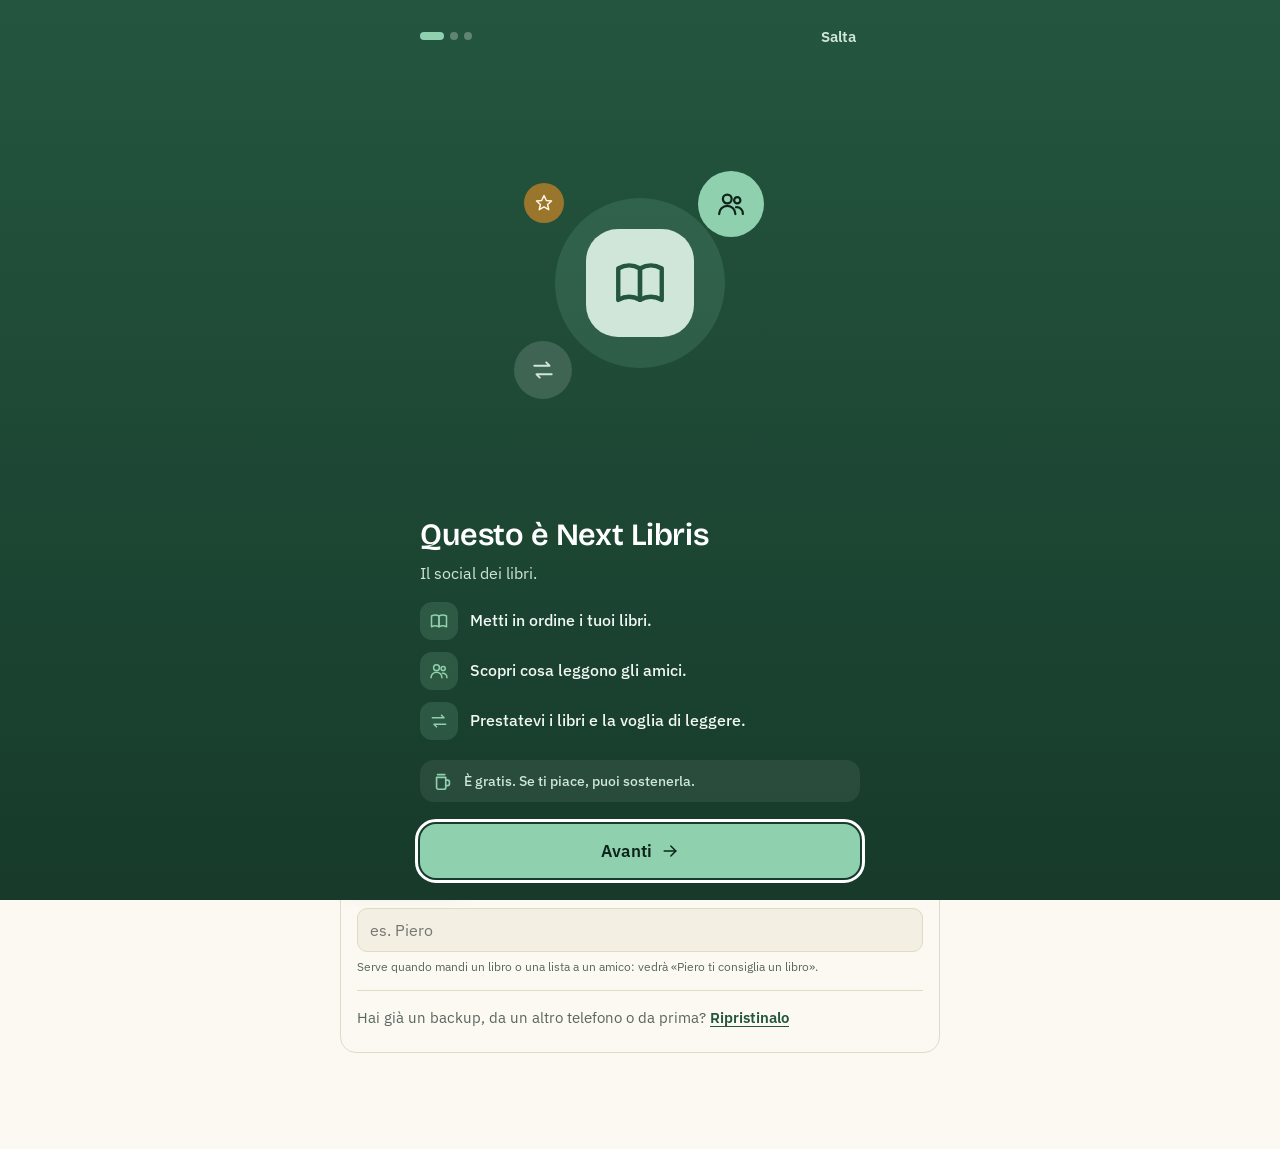
<file: index.html>
<!DOCTYPE html>
<html lang="it" class="g-look" data-layout="a">
<head>
<meta charset="utf-8">
<meta name="viewport" content="width=device-width, initial-scale=1, interactive-widget=resizes-content">
<!-- Content-Security-Policy (17/11/2026): script solo dai file dell'app e dall'accesso con Google, niente script scritti nella pagina.
     connect-src e img-src ammettono https: perché le copertine possono stare su tanti indirizzi (il catalogo SBN passa dal server, 031). -->
<meta http-equiv="Content-Security-Policy" content="default-src 'self'; script-src 'self' https://accounts.google.com 'wasm-unsafe-eval'; style-src 'self' 'unsafe-inline' https://accounts.google.com; font-src 'self'; img-src 'self' data: blob: https:; media-src 'self' data: blob:; connect-src 'self' data: blob: https:; worker-src 'self' blob:; frame-src https://accounts.google.com; manifest-src 'self'; object-src 'none'; base-uri 'self'; form-action 'self'">
<title>Next Libris</title>
<meta name="application-name" content="Next Libris">
<meta name="apple-mobile-web-app-title" content="Next Libris">
<meta name="description" content="Il catalogo della tua libreria di casa: inquadri il codice a barre e il libro si compila da solo.">
<meta property="og:type" content="website">
<meta property="og:locale" content="it_IT">
<meta property="og:title" content="Next Libris">
<meta property="og:description" content="Il catalogo della tua libreria di casa: inquadri il codice a barre e il libro si compila da solo.">
<meta property="og:url" content="https://nextlibris.app/">
<meta property="og:image" content="https://nextlibris.app/icons/next-libris-og.png">
<meta property="og:image:width" content="1200">
<meta property="og:image:height" content="630">
<meta property="og:image:alt" content="Icona di Next Libris: libri sullo scaffale, l'ultimo inclinato">
<meta name="theme-color" content="#EEF1EE">
<link rel="manifest" href="manifest.json?v=36" crossorigin="use-credentials">
<link rel="icon" type="image/png" href="icons/next-libris-192.png">
<link rel="apple-touch-icon" href="icons/next-libris-192.png">
<script src="indirizzo.js"></script><!-- vecchio indirizzo: solo «Ci siamo spostati» -->
<script src="avvio.js"></script><!-- aspetto e tema prima di disegnare; mai dentro la cornice di un altro sito -->
<link rel="preload" href="vendor/fonts/literata-latin.woff2" as="font" type="font/woff2" crossorigin>
<style>/* schermata d'apertura: qui e non nel CSS, cosi' e' la primissima cosa disegnata */
#splash{display:none}
html[data-splash]:not(.splash-out),html[data-splash]:not(.splash-out) body{background:#24563F}
html[data-splash]:not(.splash-out) body>:not(#splash){visibility:hidden}
html[data-splash] #splash{position:fixed;top:0;left:0;right:0;bottom:auto;height:100lvh;min-height:100%;z-index:10000;display:flex;flex-direction:column;align-items:center;justify-content:center;gap:10px;background:#24563F;transition:opacity .35s ease}
#splash img{width:168px;height:168px;margin-bottom:6px}
#splash b{font:600 38px/1.1 "Literata",Georgia,serif;color:#F4F1E8;letter-spacing:-.005em}
#splashWho{font:400 17px/1.3 system-ui,sans-serif;color:#CFE0D6}
#splashWho:empty{display:none}
#splash.out{opacity:0;pointer-events:none}
@media (prefers-reduced-motion:reduce){html[data-splash] #splash{transition:none}}
</style>
<link rel="stylesheet" href="style.css">
<link rel="stylesheet" href="wrap.css"><!-- modulo: riepilogo di ogni stagione -->
<link rel="stylesheet" href="layout.css"><!-- modulo: finestra del +, Per te, avvisi in cima -->
<link rel="stylesheet" href="schede.css"><!-- modulo: aspetto della scheda aperta -->
<link rel="stylesheet" href="social.css"><!-- modulo: account e sincronizzazione -->
<link rel="stylesheet" href="profilo.css"><!-- modulo: profilo -->
<link rel="stylesheet" href="amici.css"><!-- modulo: amici -->
<link rel="stylesheet" href="notifiche.css"><!-- modulo: notifiche (campanella) -->
<link rel="stylesheet" href="chat.css"><!-- modulo: chat (giro 9b) -->
<link rel="stylesheet" href="ricerche.css"><!-- modulo: ricerche condivise e archivio comune -->
<link rel="stylesheet" href="push.css"><!-- modulo: notifiche push -->
<link rel="stylesheet" href="guida.css"><!-- modulo: guida di primo avvio e libreria di esempio -->
<link rel="stylesheet" href="stile-c.css"><!-- stile «C · Schede» (restyle 19/11/2026) -->
<link rel="stylesheet" href="stile-g.css"><!-- stile G «Pagina con l’Indice» (20/11/2026): ultimo, vale su tutto -->
<link rel="stylesheet" href="gratis.css"><!-- modulo: «Leggilo gratis» (prova 20/11/2026; si toglie con gratis.js) -->
</head>
<body>
<div id="splash" aria-hidden="true"><img src="icons/next-libris-192.png" alt="" width="168" height="168"><b>Next Libris</b><span id="splashWho"></span></div>
<main>
  <header class="top">   <!-- stile G: testatina (campanella a destra; l'Indice è il primo segnalibro a lato), titolo, nastro con il numero dei libri -->
    <section class="g-head" id="gHead"><button type="button" class="g-back" id="gBack" aria-label="Torna alla tua libreria" hidden><svg viewBox="0 0 24 24" width="20" height="20" fill="none" stroke="currentColor" stroke-width="1.9" stroke-linecap="round" stroke-linejoin="round" aria-hidden="true"><path d="M15 6l-6 6 6 6"/></svg></button><span class="g-run" id="gRun">Next Libris</span><span class="g-beta" id="gBeta"><b>Beta</b></span><span class="g-ics" id="gIcs"></span></section>
    <div><h1><span class="g-t">Libreria</span></h1></div>
    <div class="g-rib" id="gRib" aria-hidden="true"></div>
  </header>
  <p class="g-prose" id="gProse" hidden></p>

  <div class="notice" id="notice" hidden><span id="noticeTxt"></span><button id="noticeBtn" hidden></button><button class="x" id="noticeX" aria-label="Chiudi l'avviso">×</button></div>

  <section class="inst-card" id="instCard" hidden aria-labelledby="instH">
    <img src="icons/next-libris-192.png" alt="" width="56" height="56">
    <div class="inst-txt">
      <h2 id="instH">Installa Next Libris</h2>
      <p id="instMsg">Avrai l'icona tra le app del telefono: si apre a schermo intero e funziona anche senza rete.</p>
    </div>
    <div class="inst-acts">
      <button class="btn primary" id="instGo" type="button">Installa</button>
      <button class="btn quiet" id="instLater" type="button">Non ora</button>
    </div>
  </section>

  <div class="stick-sentinel" id="stickSentinel" aria-hidden="true"></div>
  <div class="stick" id="stick">
  <section class="tools" aria-label="Strumenti">
    <span class="qwrap"><input id="q" type="search" placeholder="Cerca nell'elenco" aria-label="Cerca nell'elenco" autocomplete="off"><button type="button" class="qx" id="qX" aria-label="Cancella la ricerca" title="Cancella la ricerca" hidden>×</button></span>   <!-- X: cancella solo il testo, non i filtri (giro 5) -->
  </section>
  <div class="sortbar" id="sortBar">   <!-- «Ordina» e «Raggruppa» sempre in vista, fuori dalla barra dei filtri (Piero, 17/11/2026 notte) -->
    <button class="btn filt" id="btnFilters" aria-expanded="false" aria-controls="drawer"><span id="icoFilt" aria-hidden="true"></span>Filtri<span class="badge" id="fltBadge" hidden></span></button>
    <span class="sr" id="hSort">Ordina per</span>
    <select id="sort" class="dsel sb-sel" aria-labelledby="hSort">
      <option value="recent">Più recenti</option>
      <option value="titolo">Titolo A–Z</option>
      <option value="autore">Autore A–Z</option>
      <option value="editore">Casa editrice</option>
      <option value="anno">Anno</option>
      <option value="scaffale">Scaffale</option>
      <option value="voto">Voto</option>
      <option value="letti">Letti di recente</option>
    </select>
    <span class="sb-dot" aria-hidden="true">·</span>
    <span class="sr" id="hGrp">Raggruppa per</span>
    <select id="grp" class="dsel sb-sel" aria-labelledby="hGrp" data-pre="Raggruppa: " data-none="Raggruppa">
      <option value="">Nessun gruppo</option>
      <option value="aut">Autore</option>
      <option value="gen">Genere</option>
      <option value="genaut" data-s="Genere › autore">Genere, poi autore</option>
      <option value="pae" data-s="Paese">Paese dell'autore</option>
      <option value="read">Lettura</option>
    </select>
    <button class="btn sm" id="btnView"></button>
  </div>
  <div class="chips">
    <button class="chip todo" id="btnTodo" hidden>Completa con l'ISBN</button>
    <button class="chip" id="fltGuess" aria-pressed="false" hidden>Da verificare</button>
    <span class="active-flt" id="activeFlt"></span>
    <button class="chip" id="btnNews" hidden>Novità dei tuoi autori</button>
    <button class="chip share" id="btnShareWish" hidden>Condividi la lista</button>
  </div>
  </div>


  <section class="nx-box" id="nxBox" hidden aria-labelledby="nxBoxH">
    <button type="button" class="ico nx-x" id="nxBoxX" aria-label="Chiudi">×</button>
    <h3 id="nxBoxH">Hai finito un libro. E adesso?</h3>
    <div id="nxBoxCard"></div>
    <div class="nx-acts"><button class="btn primary" type="button" id="nxBoxGo">Inizio questo</button><button class="btn" type="button" id="nxBoxNext">Un altro</button><button class="link" type="button" id="nxBoxAll">Tutti i suggerimenti</button></div>
  </section>
  <section class="don-ask" id="donAsk" hidden aria-labelledby="donAskT">
    <h3 id="donAskT">50 libri catalogati</h3>
    <p>Grazie per usare Next Libris! È gratis per tutti e senza pubblicità: se ti è utile, aiutaci a tenerla così con una birra.</p>
    <button class="btn primary" type="button" id="donAskGo">Offrimi una birra</button>
    <div class="don-ask-more"><button class="link" type="button" id="donAskLater">Più tardi</button><button class="link" type="button" id="donAskNever">Non chiedere più</button></div>
  </section>
  <div class="don-row" id="donRow" hidden>
    <button type="button" class="don-open" id="donRowOpen"><span class="don-ico" aria-hidden="true">♥</span><span>Next Libris è gratis e senza pubblicità. Se ti piace, offrimi una birra!</span></button>
    <button type="button" class="ico" id="donRowX" aria-label="Nascondi per 10 giorni">×</button>
  </div>
  <div class="thead" id="thead" aria-hidden="true"><span></span><span>Titolo</span><span>Autore</span><span>Casa editrice</span><span>Anno</span><span>Costo €</span><span>ISBN</span><span></span></div>
  <div id="list"></div>
</main>


<div class="scan" id="scan" hidden>
  <video id="scanVideo" playsinline muted></video>
  <div class="scan-top">
    <button class="btn" id="scanClose" aria-label="Chiudi la fotocamera">× Chiudi</button>
    <span class="scan-count" id="scanCount">0 aggiunti</span>
    <span class="scan-tr">
      <button class="btn scan-snd" type="button" id="scanSound" aria-pressed="true" aria-label="Suoni accesi: tocca per spegnerli">🔊</button>
      <button class="btn scan-ico" type="button" id="scanFlash" hidden aria-pressed="false" aria-label="Flash per la foto della copertina: spento">⚡</button>
      <button class="btn scan-ico" type="button" id="scanTorch" hidden aria-pressed="false" aria-label="Torcia: spenta">🔦</button>
    </span>
  </div>
  <div class="scan-mid"><div class="scan-guide" id="scanGuide"></div></div>
  <div class="scan-res" id="scanRes" hidden aria-live="polite"></div>
  <div class="scan-price" id="scanPrice" hidden>
    <div class="sp-book"><b id="scanPriceT"></b><span id="scanPriceA"></span></div>
    <span id="scanPriceTxt" aria-live="polite"></span>
    <!-- il campo è sempre visibile: toccandolo Android apre subito la tastiera (un focus dato dal codice a volte non la apre) -->
    <form class="sp-row" id="scanPriceForm">
      <label class="sp-field" id="scanPriceType"><span class="sp-ico" id="scanPriceIco" aria-hidden="true"></span><input id="scanPriceIn" type="text" inputmode="decimal" enterkeyhint="done" autocomplete="off" placeholder="Prezzo (facoltativo)" aria-label="Prezzo in euro, facoltativo"><span class="eur" aria-hidden="true">€</span></label>
      <button class="btn primary" id="scanPriceOk" type="submit">Salva</button>
      <button class="btn" type="button" id="scanPriceCancel" aria-label="Annulla">×</button>
    </form>
  </div>
  <div class="scan-shoot" id="scanShootBox" hidden><button class="shutter" id="scanShoot" aria-label="Scatta la copertina"></button></div>
  <div class="scan-kinds" id="scanKinds" role="radiogroup" aria-label="Cosa inquadri">
    <button type="button" role="radio" data-k="bar" aria-checked="true">Codice a barre</button><button type="button" role="radio" data-k="text" aria-checked="false">ISBN scritto</button><button type="button" role="radio" data-k="cover" aria-checked="false">Copertina</button>
  </div>
  <button class="btn scan-native" id="scanNative" type="button">📷 Usa la fotocamera del telefono (con il flash)</button>
  <button class="btn scan-done" id="scanDone" type="button">Chiudi la fotocamera</button>
  <p class="scan-msg" id="scanMsg" role="status">Inquadra il codice a barre, di solito sul retro. Ogni libro viene aggiunto da solo.</p>
</div>

<div class="sheet" id="isbnSheet" hidden>
  <div class="sheet-in" role="dialog" aria-modal="true" aria-labelledby="isbnH">
    <h2 id="isbnH">Titolo o ISBN</h2>
    <p class="msg" id="isbnIntro">Scrivi il <b>titolo</b> (con l'autore, se lo sai): ti propongo i libri trovati. Oppure uno o più codici <b>ISBN</b>, uno per riga.</p>
    <textarea class="big" id="isbnText" inputmode="text" autocomplete="off" enterkeyhint="search" aria-label="Titolo o codici ISBN" placeholder="Il nome della rosa Eco"></textarea>
    <p class="msg bad" id="isbnErr" hidden></p>
    <div class="tres" id="isbnResBox" hidden>
      <p class="msg" id="isbnResMsg" aria-live="polite"></p>
      <ul class="cands" id="isbnRes"></ul>
      <button class="btn" id="isbnKey" type="button" hidden>Come avere l’API, gratis ›</button>
      <button class="btn" id="isbnAsIs" type="button" hidden></button>
    </div>
    <div class="row-btns">
      <button class="btn" id="isbnCancel">Annulla</button>
      <button class="btn primary" id="isbnGo">Cerca</button>
    </div>
  </div>
</div>

<div class="sheet" id="pickSheet" hidden>
  <div class="sheet-in" role="dialog" aria-modal="true" aria-labelledby="pickH">
    <h2 id="pickH">Quale libro è?</h2>
    <p class="msg" id="pickMsg">Ho letto il testo della copertina. Tocca il libro giusto: editore e anno dipendono dall'edizione, controllali dopo.</p>
    <ul class="cands" id="pickList"></ul>
    <div class="row-btns">
      <button class="btn" id="pickMan">Nessuno: scrivo io titolo e autore</button>
      <button class="btn" id="pickText">Nessuno: tieni il testo letto</button>
      <button class="btn" id="pickClose">Chiudi</button>
    </div>
  </div>
</div>

<div class="sheet" id="bkFailSheet" hidden>
  <div class="sheet-in" role="dialog" aria-modal="true" aria-labelledby="bkFailH">
    <h2 id="bkFailH">Il backup non è partito</h2>
    <p class="msg" id="bkFailMsg">Il telefono non ha aperto la condivisione.</p>
    <div class="menu">
      <button class="btn primary" type="button" id="bkFailRetry">Riprova a inviarlo</button>
      <button class="btn" type="button" id="bkFailLite" hidden>Invia senza le foto</button>
      <button class="btn" type="button" id="bkFailDl">Salvalo nei Download</button>
      <button class="btn" type="button" id="bkFailClose">Chiudi</button>
    </div>
    <p class="hint">Dai Download puoi metterlo su Drive dopo: apri l'app Drive, tocca «+» e poi «Carica».</p>
  </div>
</div>

<div class="sheet" id="recSheet" hidden>
  <div class="sheet-in rec-in" role="dialog" aria-modal="true" aria-labelledby="recH">
    <h2 id="recH">Riconosco il libro</h2>
    <div class="rec-top">
      <span class="man-img" id="recImg" aria-hidden="true"></span>
      <div class="rec-txt">
        <p class="msg" id="recMsg" aria-live="polite">Leggo la foto…</p>
        <div class="rec-bar" id="recBar" role="progressbar" aria-label="Avanzamento" aria-valuemin="0" aria-valuemax="100" aria-valuenow="0"><span id="recFill"></span></div>
        <b class="rec-pct" id="recPct">0%</b>
      </div>
    </div>
    <p class="hint">Dalla copertina il riconoscimento sbaglia spesso, soprattutto con poca luce: il codice a barre sul retro è più preciso. Puoi anche scrivere tu titolo e autore.</p>
    <div class="row-btns">
      <button class="btn" type="button" id="recMan">Scrivi a mano</button>
      <button class="btn" type="button" id="recBg">Continua dopo</button>
    </div>
  </div>
</div>

<div class="sheet" id="manSheet" hidden>
  <div class="sheet-in man-in" role="dialog" aria-modal="true" aria-labelledby="manH">
    <h2 id="manH">Scrivi titolo e autore</h2>
    <div class="man-top"><span class="man-img" id="manImg" aria-hidden="true"></span><p class="msg" id="manMsg">Non ho trovato questo libro online. Scrivilo tu: la foto diventa la copertina.</p></div>
    <form class="man-form" id="manForm" autocomplete="off">
      <label for="manT">Titolo</label>
      <input id="manT" type="text" enterkeyhint="next" spellcheck="false" placeholder="Il nome della rosa">
      <label for="manA">Autore <span class="opt">(facoltativo)</span></label>
      <input id="manA" type="text" enterkeyhint="done" spellcheck="false" placeholder="Umberto Eco">
      <label for="manP" class="man-p">Prezzo di copertina <span class="opt">(facoltativo)</span></label>
      <span class="man-p man-pw"><input id="manP" type="text" inputmode="decimal" enterkeyhint="done" autocomplete="off" placeholder="es. 14,50"><span class="eur" aria-hidden="true">€</span></span>
    </form>
    <p class="msg bad" id="manErr" hidden>Scrivi almeno il titolo.</p>
    <div class="row-btns">
      <button class="btn primary" type="submit" form="manForm" id="manSave">Salva</button>
      <button class="btn" type="button" id="manCancel">Più tardi</button>
    </div>
  </div>
</div>

<div class="sheet" id="instSheet" hidden>
  <div class="sheet-in" role="dialog" aria-modal="true" aria-labelledby="instSheetH">
    <h2 id="instSheetH">Come installarla</h2>
    <p class="msg" id="instLead"></p>
    <ol class="inst-steps" id="instSteps"></ol>
    <p class="hint" id="instNote"></p>
    <div class="row-btns">
      <a class="btn" id="instChrome" hidden>Apri in Chrome</a>
      <button class="btn" id="instCopy" type="button" hidden>Copia il link</button>
      <button class="btn primary" id="instOk" type="button">Ho capito</button>
    </div>
    <button class="link" id="instWhy" type="button">Non trovi la voce? Controlla il telefono</button>
  </div>
</div>

<div class="sheet" id="shareSheet" hidden>
  <form class="sheet-in" id="shareForm" role="dialog" aria-modal="true" aria-labelledby="shareH">
    <h2 id="shareH">Condividi</h2>
    <p class="msg" id="shareWhat"></p>
    <label class="field" id="shareTitleBox"><span>Nome della lista</span>
      <input type="text" id="shareTitle" maxlength="40" autocomplete="off" placeholder="es. Gialli da leggere"></label>
    <label class="field"><span>Il tuo nome, così chi riceve vede da chi arriva</span>
      <input type="text" id="shareName" enterkeyhint="done" maxlength="30" autocomplete="given-name" autocapitalize="words" placeholder="es. Piero"></label>
    <p class="share-prev" id="sharePrev" aria-live="polite"></p>
    <div class="row-btns">
      <button class="btn primary" type="submit" id="shareSend">Manda</button>
      <button class="btn" type="button" id="shareCopy">Copia</button>
      <button class="btn" type="button" id="shareClose">Annulla</button>
    </div>
    <p class="hint">Mando titolo, autore, casa editrice, anno, ISBN, prezzo, copertina, genere e pagine. Note, voti, prestiti e scaffali restano a te; le copertine fotografate da te restano sul telefono. Chi ha Next Libris apre il link e aggiunge i libri; gli altri leggono l'elenco nel messaggio.</p>
  </form>
</div>

<div class="sheet" id="importSheet" hidden>
  <div class="sheet-in" role="dialog" aria-modal="true" aria-labelledby="importH">
    <h2 id="importH"></h2>
    <p class="msg" id="importMsg"></p>
    <ul class="imp" id="importList"></ul>
    <div class="row-btns">
      <button class="btn primary" type="button" id="importWish">Aggiungi ai Desideri</button>
      <button class="btn" type="button" id="importLib">Aggiungi alla Libreria</button>
      <button class="btn" type="button" id="importClose">Non ora</button>
    </div>
    <p class="hint" id="importHint"></p>
  </div>
</div>

<div class="sheet" id="covSheet" hidden>
  <div class="sheet-in" role="dialog" aria-modal="true" aria-labelledby="covH">
    <h2 id="covH">Copertina non trovata</h2>
    <p class="msg" id="covMsg"></p>
    <div class="row-btns">
      <button class="btn primary" type="button" id="covShot">Scatta una foto</button>
      <button class="btn" type="button" id="covLater">Non ora</button>
    </div>
  </div>
</div>

<div class="sheet" id="newsSheet" hidden>
  <div class="sheet-in wide" role="dialog" aria-modal="true" aria-labelledby="newsH">
    <h2 id="newsH">Novità dei tuoi autori</h2>
    <p class="msg" id="newsMsg" aria-live="polite"></p>
    <ul class="news" id="newsList"></ul>
    <label class="check small"><input type="checkbox" id="newsAuto"><span>Controlla da solo ogni due settimane (serve l’API Google)</span></label>
    <div class="row-btns">
      <button class="btn" type="button" id="newsAgain">Cerca di nuovo</button>
      <button class="btn" type="button" id="newsClose">Chiudi</button>
    </div>
  </div>
</div>

<div class="sheet" id="suggSheet" hidden>   <!-- pagina intera (Piero, 21/11/2026: tela A «Scaffali») -->
  <div class="sheet-in" role="dialog" aria-modal="true" aria-labelledby="suggH">
    <div class="sg-top"><button type="button" class="sg-back" id="sgClose" aria-label="Torna indietro">‹</button><h2 id="suggH">Suggerimenti</h2></div>
    <p class="sg-lead">Scelti per te dai tuoi libri, dai tuoi amici e da fonti gratuite.</p>
    <p class="sg-lbl"><span>Cosa leggere dopo</span></p>
    <div id="sgNext" class="sg-next">
      <p class="msg" id="sgNextMsg" aria-live="polite" hidden></p>
      <div id="sgNextCard"></div>
    </div>
    <div id="sgShelves"></div>
    <p class="sg-foot" id="sgFoot" aria-live="polite"></p>
  </div>
</div>

<div class="sheet" id="sgPrev" hidden>   <!-- anteprima di un libro suggerito -->
  <div class="sheet-in" role="dialog" aria-modal="true" aria-labelledby="sgPrevH">
    <button type="button" class="sh-x" data-act="sgclose" aria-label="Chiudi">×</button>
    <div id="sgPrevBody"></div>
  </div>
</div>

<div class="selbar" id="selBar" hidden role="toolbar" aria-label="Libri selezionati">
  <div class="selbar-in">
    <button type="button" class="ico sel-x" id="selExit" aria-label="Esci dalla selezione">×</button>
    <span class="sel-n" id="selN" aria-live="polite"></span>
    <button type="button" class="btn" id="selAll">Tutti</button>
    <button type="button" class="btn danger" id="selDel">Elimina</button>
    <button type="button" class="btn primary" id="selEdit">Modifica</button>
  </div>
</div>

<div class="sheet" id="auSheet" hidden>
  <div class="sheet-in" role="dialog" aria-modal="true" aria-labelledby="auH">
    <div class="au-head">
      <button type="button" class="au-pic" id="auPic" hidden aria-label="Ingrandisci la foto"><img alt="" referrerpolicy="no-referrer"></button>
      <div><h2 id="auH"></h2>
      <p class="au-desc" id="auDesc"></p></div>
    </div>
    <div class="au-txt" id="auTxt" aria-live="polite"></div>
    <p class="au-src" id="auSrc" hidden>Da Wikipedia, l'enciclopedia libera.</p>
    <div class="au-cut" id="auCut" hidden></div>
    <div class="au-cut au-pa" id="auPa" hidden></div>
    <div class="au-acts">
      <button class="btn" type="button" id="auWorks" hidden>Le sue opere ›</button>
      <button class="btn" type="button" id="auMine"></button>
      <button class="btn" type="button" id="auWeb">Cerca sul web</button>
      <a class="btn" id="auWiki" target="_blank" rel="noopener" hidden>Apri su Wikipedia</a>
      <button class="btn" type="button" id="auEdit">Modifica il nome</button>
      <button class="btn" type="button" id="auClose">Chiudi</button>
    </div>
  </div>
</div>

<!-- opere di un autore, da Wikidata (giro 2, 18/11/2026): da Info Autore («Le sue opere») e dal + («Per autore») -->
<div class="sheet" id="woSheet" hidden>
  <div class="sheet-in" role="dialog" aria-modal="true" aria-labelledby="woH">
    <h2 id="woH">Cerca per autore</h2>
    <form class="wo-find" id="woFind" hidden>
      <label class="field"><span>Nome dell'autore</span><input id="woQ" type="text" autocomplete="off" enterkeyhint="search" maxlength="120" placeholder="es. Italo Calvino"></label>
      <button class="btn primary" type="submit">Cerca</button>
    </form>
    <div class="tabs wo-dest" id="woDest" role="tablist" aria-label="Dove aggiungerlo" hidden><button type="button" role="tab" data-dest="lib">In Libreria</button><button type="button" role="tab" data-dest="wish">Nei Desideri</button></div>
    <p class="msg" id="woMsg" aria-live="polite"></p>
    <ul class="wo-list" id="woList"></ul>
    <p class="au-src" id="woSrc" hidden>Elenco da Wikidata, la banca dati libera di Wikipedia: può non essere completo.</p>
    <div class="row-btns"><button type="button" class="btn" id="woClose">Chiudi</button></div>
  </div>
</div>
<!-- film e serie TV tratti dai tuoi libri, da Wikidata (giro 2, 18/11/2026) -->
<div class="sheet" id="filmSheet" hidden>
  <div class="sheet-in" role="dialog" aria-modal="true" aria-labelledby="filmH">
    <h2 id="filmH">Dai tuoi libri al cinema</h2>
    <div id="filmBody" aria-live="polite"></div>
    <p class="au-src">Da Wikidata, la banca dati libera di Wikipedia.</p>
    <div class="row-btns"><button type="button" class="btn" id="filmClose">Chiudi</button></div>
  </div>
</div>

<div class="sheet" id="donSheet" hidden>
  <div class="sheet-in don-in" role="dialog" aria-modal="true" aria-labelledby="donH">
    <h2 id="donH">Sostieni Next Libris</h2>
    <p class="msg">Next Libris è gratis, senza pubblicità e senza abbonamenti: è fatta per far venire voglia di leggere e di scambiarsi i libri con gli amici. Se ti piace, offrimi una birra!</p>
    <div class="don-amts" role="radiogroup" aria-label="Importo">
      <button type="button" class="don-amt" role="radio" aria-checked="false" data-amt="2">Piccola<small>2 €</small></button>
      <button type="button" class="don-amt" role="radio" aria-checked="true" data-amt="3">Media<small>3 €</small></button>
      <button type="button" class="don-amt" role="radio" aria-checked="false" data-amt="5">Grande<small>5 €</small></button>
      <button type="button" class="don-amt" role="radio" aria-checked="false" data-amt="">Altro<small>a scelta</small></button>
    </div>
    <button class="btn primary" type="button" id="donGo">Offri una media con PayPal</button>
    <button class="btn" type="button" id="donClose">Chiudi</button>
    <p class="hint">Nessun obbligo: l'app resta completa per tutti, anche per gli astemi.</p>
  </div>
</div>

<div class="sheet" id="logSheet" hidden>
  <div class="sheet-in wide log-in" role="dialog" aria-modal="true" aria-labelledby="logH">
    <h2 id="logH">Novità delle versioni</h2>
    <p class="hint">Dalla più recente. Quella che stai usando è evidenziata.</p>
    <div class="log-body" id="logBody" aria-live="polite"></div>
    <button class="btn" type="button" id="logClose">Chiudi</button>
  </div>
</div>

<div class="sheet" id="wnSheet" hidden>
  <div class="sheet-in wide" role="dialog" aria-modal="true" aria-labelledby="wnH">
    <h2 id="wnH">Cosa c'è di nuovo</h2>
    <p class="hint" id="wnSub"></p>
    <ul class="wn-list" id="wnList"></ul>
    <div class="row-btns">
      <button class="btn" type="button" id="wnAll">Tutti i dettagli</button>
      <button class="btn primary" type="button" id="wnClose">Ho capito</button>
    </div>
  </div>
</div>

<div class="sheet" id="confirmSheet" hidden>
  <div class="sheet-in" role="alertdialog" aria-modal="true" aria-labelledby="confirmH" aria-describedby="confirmMsg">
    <h2 id="confirmH">Conferma</h2>
    <p class="msg" id="confirmMsg"></p>
    <div class="row-btns">
      <button class="btn danger-fill" type="button" id="confirmOk">Elimina</button>
      <button class="btn" type="button" id="confirmNo">Annulla</button>
    </div>
  </div>
</div>

<div class="sheet" id="bulkSheet" hidden>
  <div class="sheet-in" role="dialog" aria-modal="true" aria-labelledby="bulkH">
    <h2 id="bulkH">Modifica i libri selezionati</h2>
    <p class="msg" id="bulkMsg"></p>
    <div class="bulk" id="bulkBody">
      <section class="bk-sec"><h3>Serie o collana</h3>
        <div class="bk-row"><input id="bkSe" type="text" list="seriesList" maxlength="80" autocomplete="off" placeholder="Nome della serie o collana"><button class="btn" type="button" data-bk="se">Applica</button></div>
        <label class="check small"><input type="checkbox" id="bkSeNum"><span>Numera anche i volumi</span></label>
        <div class="bk-num" id="bkNumBox" hidden>
          <div class="bk-ord" role="radiogroup" aria-label="Ordine dei volumi">
            <label><input type="radio" name="bkOrd" value="sel" checked><span>Nell'ordine in cui li hai selezionati</span></label>
            <label><input type="radio" name="bkOrd" value="year"><span>Per anno di pubblicazione</span></label>
            <label><input type="radio" name="bkOrd" value="list"><span>Come nell'elenco</span></label>
            <label><input type="radio" name="bkOrd" value="custom"><span>Personalizzato: sposti i libri o scrivi i numeri</span></label>
          </div>
          <p class="hint bk-cust-hint" id="bkCustHint" hidden>Trascina la maniglia ≡ o usa le frecce per cambiare l'ordine (i numeri si rifanno di seguito); tocca un numero per scriverlo a mano.</p>
          <label class="bk-from">Primo numero <input id="bkFrom" type="text" enterkeyhint="done" inputmode="numeric" maxlength="3" value="1" autocomplete="off"></label>
          <ol class="bk-prev" id="bkPrev" aria-label="Anteprima della numerazione"></ol>
        </div>
      </section>
      <section class="bk-sec"><h3>Scaffale</h3>
        <div class="bk-row"><input id="bkSh" type="text" list="shelfList" maxlength="80" autocomplete="off" placeholder="Es. Studio, sala"><button class="btn" type="button" data-bk="sh">Applica</button></div>
      </section>
      <section class="bk-sec"><h3>Genere</h3>
        <div class="bk-row"><input id="bkGen" type="text" list="genreList" maxlength="80" autocomplete="off" placeholder="Es. Romanzo"><button class="btn" type="button" data-bk="gen">Applica</button></div>
      </section>
      <section class="bk-sec bk-lib"><h3>Lettura</h3>
        <div class="bk-btns"><button class="btn" type="button" data-bk="rs" data-v="da">Da leggere</button><button class="btn" type="button" data-bk="rs" data-v="in">In lettura</button><button class="btn" type="button" data-bk="rs" data-v="ok">Letto</button></div>
      </section>
      <section class="bk-sec"><h3>Altro</h3>
        <div class="bk-btns">
          <button class="btn bk-lib" type="button" data-bk="fav" data-v="1">Lo consiglio</button>
          <button class="btn bk-lib" type="button" data-bk="fav" data-v="0">Non lo consiglio più</button>
          <button class="btn" type="button" data-bk="move">Sposta nei Desideri</button>
          <button class="btn" type="button" data-bk="verify">Segna come verificati</button>
          <button class="btn" type="button" data-bk="share">Condividi questi libri</button>
        </div>
      </section>
    </div>
    <button class="btn" type="button" id="bulkClose">Chiudi</button>
  </div>
</div>

<div class="sheet" id="allqSheet" hidden>
  <div class="sheet-in wide" role="dialog" aria-modal="true" aria-labelledby="allqH">
    <h2 id="allqH">Citazioni</h2>
    <label class="field"><span>Cerca tra le citazioni</span><input id="allqQ" type="search" autocomplete="off" placeholder="Parole, titolo o autore"></label>
    <p class="msg" id="allqMsg" aria-live="polite"></p>
    <ul class="allq" id="allqList"></ul>
    <button class="btn" type="button" id="allqClose">Chiudi</button>
  </div>
</div>

<div class="sheet" id="quoteSheet" hidden>
  <form class="sheet-in" id="quoteForm" role="dialog" aria-modal="true" aria-labelledby="quoteH">
    <h2 id="quoteH">Citazione o appunto</h2>
    <p class="msg" id="quoteBook"></p>
    <label class="field"><span>Testo</span><textarea id="quoteText" rows="6" maxlength="1500" placeholder="Scrivi il passaggio, oppure aggiungi una o più foto della pagina"></textarea></label>
    <div class="q-ph" id="quotePh" hidden>
      <ul class="q-thumbs" id="quoteThumbs" aria-label="Foto della citazione"></ul>
      <button type="button" class="link q-ocr" id="quoteOcr">Leggi il testo</button>
    </div>
    <button class="btn" type="button" id="quotePhoto">Aggiungi una foto della pagina</button>
    <p class="msg" id="quoteMsg" aria-live="polite"></p>
    <label class="field q-pg"><span>Pagina (se vuoi)</span><input id="quotePage" type="text" enterkeyhint="done" inputmode="numeric" maxlength="5" autocomplete="off"></label>
    <div class="row-btns">
      <button class="btn primary" type="submit" id="quoteSave">Salva</button>
      <button class="btn" type="button" id="quoteShare">Condividi</button>
      <button class="btn" type="button" id="quoteDel" hidden>Elimina</button>
      <button class="btn" type="button" id="quoteCancel">Annulla</button>
    </div>
  </form>
</div>

<div class="sheet" id="copySheet" hidden>
  <div class="sheet-in" role="dialog" aria-modal="true" aria-labelledby="copyH">
    <h2 id="copyH">Copia l'elenco</h2>
    <p class="msg">Il telefono non ha permesso la copia automatica. Seleziona il testo, copialo e incollalo in Excel o Fogli Google.</p>
    <textarea class="big" id="copyBox" readonly aria-label="Elenco da copiare" style="height:180px"></textarea>
    <button class="btn primary" id="copyClose">Chiudi</button>
  </div>
</div>

<div class="lightbox" id="lightbox" hidden role="dialog" aria-modal="true" aria-label="Copertina ingrandita">
  <button class="lb-x" id="lbClose" aria-label="Chiudi">×</button>
  <img id="lbImg" alt="Copertina" referrerpolicy="no-referrer">
  <p class="lb-cap" id="lbCap"></p>
  <p class="lb-note" id="lbNote" aria-live="polite"></p>
  <div class="lb-acts"><button class="btn" id="lbPhoto">Usa una mia foto</button><button class="btn" id="lbReset" hidden>Togli la mia foto</button></div>
</div>

<div class="sheet opts-sheet" id="optSheet" hidden>
  <div class="sheet-in" role="dialog" aria-modal="true" aria-labelledby="optH">
    <div class="opt-head">
      <button class="ico" id="optBack" aria-label="Torna al menu"></button>
      <h2 id="optH">Opzioni</h2>
      <button class="ico" id="optClose" aria-label="Chiudi">×</button>
    </div>
    <section class="opt-sec" data-sec="look" data-title="Aspetto">
      <fieldset class="choice">
        <legend>Tema</legend>
        <div class="seg seg-theme">
          <label><input type="radio" name="theme" value="light"><span>Chiaro</span></label><label><input type="radio" name="theme" value="dark"><span>Scuro</span></label><label><input type="radio" name="theme" value="auto"><span>Automatico</span></label>
        </div>
        <p class="hint">Chiaro è il predefinito. Automatico segue il tema del telefono (chiaro di giorno, scuro di sera se l'hai impostato così).</p>
      </fieldset>
      <fieldset class="choice">
        <legend>Autori nei gruppi</legend>
        <div class="seg seg-au">
          <label><input type="radio" name="auInv" value="1"><span>Neruda, Pablo</span></label><label><input type="radio" name="auInv" value="0"><span>Pablo Neruda</span></label>
        </div>
        <p class="hint">Come si leggono i nomi in «Raggruppa: Autore» e nei filtri. L'ordine è sempre per cognome. Se un cognome è diviso male (García Márquez), si corregge nella finestra dell'autore, «Info Autore».</p>
      </fieldset>
      <div id="lookNew">
        <fieldset class="choice">
          <legend>Colori</legend>
          <div class="pal-row">
            <label class="pal"><input type="radio" name="pal" value="bosco"><span class="sw sw-bos" aria-hidden="true"><i></i><i></i><i></i></span><b>Bosco</b><small>Verde (predefinito)</small></label>
            <label class="pal"><input type="radio" name="pal" value="inchiostro"><span class="sw sw-ink" aria-hidden="true"><i></i><i></i><i></i></span><b>Inchiostro</b><small>Blu</small></label>
            <label class="pal"><input type="radio" name="pal" value="bordeaux"><span class="sw sw-bor" aria-hidden="true"><i></i><i></i><i></i></span><b>Bordeaux</b><small>Rosso vino</small></label>
          </div>
        </fieldset>
        <fieldset class="choice">
          <legend>Carattere dei titoli</legend>
          <div class="font-list"><label class="fopt"><input type="radio" name="ft" value="bricolage"><span class="fs ft-bricolage">Il nome della rosa</span><span class="fn"><b>Bricolage Grotesque</b><small>Moderno e caldo (predefinito)</small></span></label><label class="fopt"><input type="radio" name="ft" value="literata"><span class="fs ft-literata">Il nome della rosa</span><span class="fn"><b>Literata</b><small>Pensato per leggere libri</small></span></label><label class="fopt"><input type="radio" name="ft" value="lora"><span class="fs ft-lora">Il nome della rosa</span><span class="fn"><b>Lora</b><small>Morbido, con le grazie</small></span></label><label class="fopt"><input type="radio" name="ft" value="roboto"><span class="fs ft-roboto">Il nome della rosa</span><span class="fn"><b>Roboto</b><small>Quello di Android</small></span></label></div>
        </fieldset>
        <fieldset class="choice">
          <legend>Carattere del testo</legend>
          <div class="font-list"><label class="fopt"><input type="radio" name="fb" value="plex"><span class="fs fb-plex">Umberto Eco, Bompiani 1980</span><span class="fn"><b>IBM Plex Sans</b><small>Predefinito</small></span></label><label class="fopt"><input type="radio" name="fb" value="atkinson"><span class="fs fb-atkinson">Umberto Eco, Bompiani 1980</span><span class="fn"><b>Atkinson Hyperlegible</b><small>Disegnato per essere leggibilissimo</small></span></label><label class="fopt"><input type="radio" name="fb" value="roboto"><span class="fs fb-roboto">Umberto Eco, Bompiani 1980</span><span class="fn"><b>Roboto</b><small>Quello di Android</small></span></label></div>
        </fieldset>
        <button class="btn" id="lookReset" type="button">Torna all'aspetto predefinito</button>
      </div>
      <fieldset class="choice cols-opt">
        <legend>Dimensione delle copertine</legend>
        <div class="cols-row"><span aria-hidden="true">Grandi</span><input type="range" id="optCols" min="2" max="5" step="1" aria-describedby="optColsTxt"><span aria-hidden="true">Piccole</span></div>
        <p class="hint" id="optColsTxt"></p>
        <p class="hint">Anche con due dita sulle copertine: allarga per ingrandirle, stringi per rimpicciolirle. L'app ricorda l'ultima vista che hai usato: copertine o elenco, ordine, raggruppamento e dimensione.</p>
      </fieldset>
    </section>
    <section class="opt-sec" data-sec="search" data-title="Ricerca dei libri">
      <p class="hint">L’API Google Libri è facoltativa: serve a trovare più libri e ad avere dati più precisi.</p>
      <button class="btn primary" id="svcRestore" type="button" hidden>Rimetti l’API salvata</button>

      <div class="svc svc-fold" id="svcKey">   <!-- sezione richiudibile, Google sopra il catalogo SBN (giro 5) -->
        <button type="button" class="svc-h svc-tog" aria-expanded="false" aria-controls="svcKeyB">
          <span class="svc-t">Google Libri</span>
          <span class="svc-st" id="gbSt"></span>
          <span class="svc-chev" aria-hidden="true"></span>
        </button>
        <p class="hint svc-desc">Trova titoli, copertine e descrizioni nell'archivio di Google. Senza API l'app usa solo Open Library e trova meno libri.</p>
        <button class="btn svc-guide" type="button" data-guide="key" id="gbGuide">Come si crea l’API (gratis)</button>
        <div class="svc-b" id="svcKeyB" hidden>
        <p class="svc-count" id="gbCount" aria-live="polite"></p>
        <div class="svc-row">
          <label class="sr" for="gbKey">API Google Libri (la chiave che inizia con AIza)</label>
          <input type="text" id="gbKey" autocomplete="off" autocapitalize="off" spellcheck="false" placeholder="Incolla l’API (inizia con AIza)">
          <button class="btn svc-show" type="button" id="gbShow" aria-pressed="false" hidden>Mostra</button>
        </div>
        <p class="hint svc-uff">Incolla l’API solo in Next Libris, su nextlibris.app. Non te la chiederemo mai per email o messaggio.</p>
        <div class="svc-acts">
          <button class="btn svc-clear" id="gbClear" type="button" hidden>Cancella</button>
          <div class="svc-saved" id="gbSaved" hidden></div>
        </div>
        <button class="link svc-leak" id="gbLeak" type="button" hidden>La mia API è finita in giro</button>
        <details class="svc-how">
          <summary>Come si crea l’API (gratis, una volta sola)</summary>
          <ol class="hint keysteps">
          <li>Apri <a href="https://console.cloud.google.com/projectcreate" target="_blank" rel="noopener">console.cloud.google.com</a> con il tuo account Google e crea un progetto.</li>
          <li>Apri <a href="https://console.cloud.google.com/apis/library/books.googleapis.com" target="_blank" rel="noopener">Books API</a> e premi «Abilita».</li>
          <li>Vai in <a href="https://console.cloud.google.com/apis/credentials" target="_blank" rel="noopener">Credenziali</a> › «Crea credenziali» › «Chiave API».</li>
          <li>Limita l’API: in «Restrizioni API» scegli solo <b>Books API</b>. La fatturazione non va attivata (di partenza è già spenta, non devi fare niente): così non si paga mai niente, qualunque cosa succeda.</li>
          <li>Copia l’API e incollala qui sopra.</li>
        </ol>
        </details>
        </div>
      </div>


      <div class="svc svc-inc" id="svcSbn">   <!-- catalogo SBN della casa (031, 20/11/2026): incluso per tutti, niente da impostare -->
        <div class="svc-h">
          <span class="svc-t">Catalogo delle biblioteche italiane (SBN)</span>
          <span class="svc-st on" id="sbnSt">Incluso</span>
        </div>
        <p class="svc-count" id="sbnCount" aria-live="polite"></p>
      </div>

      <h3 class="opt-h3">Con gli amici</h3>
      <div class="svc-box dmenu" id="svcBox"></div>

      <h3 class="opt-h3">Suggerimenti</h3>
      <label class="check"><input type="checkbox" id="sgAuto"><span>Cerca libri da scoprire da solo, una volta a settimana<small>Usa qualche ricerca di Google Libri: altri libri dei tuoi autori e novità dei tuoi generi.</small></span></label>
      <label class="check"><input type="checkbox" id="sgLang"><span>Anche libri in altre lingue (non solo in italiano)</span></label>

      <div class="opts-row"><button class="btn" id="btnDiag">Prova la ricerca ISBN</button></div>
      <div class="diag" id="diagOut" hidden aria-live="polite"></div>
    </section>
    <section class="opt-sec" data-sec="cards" data-title="Aggiunta dei libri">
      <label class="check">
        <input type="checkbox" id="optPrice" checked>
        <span>Chiedi il prezzo dopo ogni libro<small>Dopo ogni libro aggiunto (scansione, foto o ISBN scritto) compare un riquadro con titolo e autore dove scrivere il prezzo, facoltativo. Spegni se il prezzo non ti interessa.</small></span>
      </label>
      <label class="check">
        <input type="checkbox" id="optSound">
        <span>Suoni<small>Il bip quando legge un codice e il «fatto» quando salvi il prezzo. Si accendono e spengono anche dalla fotocamera, con 🔊 in alto. La vibrazione resta.</small></span>
      </label>
      <label class="check">
        <input type="checkbox" id="optCamNative">
        <span>Per le foto usa la fotocamera del telefono<small>Con il suo flash e la sua messa a fuoco: utile se nella fotocamera dell'app la luce non si accende. Vale per Foto, copertine e citazioni; la scansione del codice resta nell'app. Se si apre in modalità selfie, girala una volta: di solito il telefono se lo ricorda.</small></span>
      </label>
      <h3>Fotocamera e luce</h3>
      <p class="hint" id="lensState"></p>
      <div class="menu">
        <button class="btn" type="button" id="lightRun">Prova la luce</button>
        <button class="btn" type="button" id="lensRun">Prova gli obiettivi</button>
      </div>
      <p class="msg" id="lensMsg" aria-live="polite"></p>
      <div class="row-btns" id="lightAsk" hidden>
        <button class="btn primary" type="button" id="lightYes">Sì, si è accesa</button>
        <button class="btn" type="button" id="lightNo">No, è rimasta spenta</button>
      </div>
      <ul class="lens-list" id="lensList"></ul>
    </section>
    <section class="opt-sec" data-sec="fix" data-title="Sistema l'elenco">
      <div class="menu fixlist">
        <button class="btn mitem" id="btnVerifyAll"><b>Segna tutto come verificato</b><small>Toglie «Da verificare» da tutti i libri.</small></button>
        <button class="btn mitem" id="btnPubs"><b>Uniforma le case editrici</b><small>Stesso editore scritto in modi diversi: scegli il nome da usare.</small></button>
        <button class="btn mitem" id="btnGuessPub"><b>Deduci le case editrici mancanti</b><small>Dal codice dell'editore contenuto nell'ISBN.</small></button>
        <button class="btn mitem" id="btnFill"><b>Completa genere, pagine e copertine</b><small>Cerca di nuovo i dati che mancano.</small></button>
        <button class="btn mitem" id="btnCovers"><b>Cerca copertine più grandi</b><small>Per vederle meglio quando le ingrandisci.</small></button>
        <button class="btn mitem" id="btnMergeDups"><b>Unisci i doppioni</b><small>Stesso libro inserito più volte; non tocca le copie segnate.</small></button>
        <button class="btn mitem" id="btnClearGuess"><b>Svuota le ipotesi</b><small>Cancella i dati segnati «Da verificare».</small></button>
      </div>
      <p class="hint">Dopo ognuna c'è «Annulla».</p>
    </section>
    <section class="opt-sec" data-sec="share" data-title="Condivisione">
      <label class="field"><span>Il tuo nome</span>
        <input type="text" id="optName" enterkeyhint="done" maxlength="30" autocomplete="given-name" autocapitalize="words" placeholder="es. Piero"></label>
      <p class="hint" id="optNameHint">Compare quando condividi un libro o una lista: «I consigli di Piero», «Piero ti consiglia un libro». Per un libro apri la sua scheda e tocca «Condividi»; per una lista usa «Condividi la lista» sopra l'elenco, oppure Esporta.</p>
      <h3 class="opt-h3">Fai conoscere l'app</h3>
      <p class="share-lead">Fai inquadrare il codice con la fotocamera del telefono, oppure manda il link.</p>
      <figure class="qr-box">
        <svg class="qr" viewBox="0 0 45 45" shape-rendering="crispEdges" role="img" aria-label="QR code dell'indirizzo di Next Libris"><rect width="45" height="45" fill="#fff"/><path stroke="#172420" d="M4 4.5h7M15 4.5h1M17 4.5h2M20 4.5h4M27 4.5h1M29 4.5h1M34 4.5h7M4 5.5h1M10 5.5h1M14 5.5h4M20 5.5h1M22 5.5h1M24 5.5h6M32 5.5h1M34 5.5h1M40 5.5h1M4 6.5h1M6 6.5h3M10 6.5h1M15 6.5h2M18 6.5h1M20 6.5h8M29 6.5h4M34 6.5h1M36 6.5h3M40 6.5h1M4 7.5h1M6 7.5h3M10 7.5h1M14 7.5h1M16 7.5h1M19 7.5h1M21 7.5h1M24 7.5h2M27 7.5h1M31 7.5h1M34 7.5h1M36 7.5h3M40 7.5h1M4 8.5h1M6 8.5h3M10 8.5h1M12 8.5h1M14 8.5h1M16 8.5h5M22 8.5h1M24 8.5h1M30 8.5h2M34 8.5h1M36 8.5h3M40 8.5h1M4 9.5h1M10 9.5h1M13 9.5h1M19 9.5h1M23 9.5h1M25 9.5h1M27 9.5h1M29 9.5h1M34 9.5h1M40 9.5h1M4 10.5h7M12 10.5h1M14 10.5h1M16 10.5h1M18 10.5h1M20 10.5h1M22 10.5h1M24 10.5h1M26 10.5h1M28 10.5h1M30 10.5h1M32 10.5h1M34 10.5h7M12 11.5h1M15 11.5h1M17 11.5h2M20 11.5h2M23 11.5h1M26 11.5h2M31 11.5h2M6 12.5h2M10 12.5h4M15 12.5h2M18 12.5h4M25 12.5h2M28 12.5h2M31 12.5h4M36 12.5h1M5 13.5h4M11 13.5h1M13 13.5h2M19 13.5h1M21 13.5h1M23 13.5h2M26 13.5h2M29 13.5h6M38 13.5h1M7 14.5h4M12 14.5h1M14 14.5h1M18 14.5h3M23 14.5h3M27 14.5h3M31 14.5h1M33 14.5h1M35 14.5h2M38 14.5h1M5 15.5h1M12 15.5h1M15 15.5h2M21 15.5h3M29 15.5h3M35 15.5h1M37 15.5h1M4 16.5h1M8 16.5h1M10 16.5h2M13 16.5h2M17 16.5h3M26 16.5h1M28 16.5h3M33 16.5h2M36 16.5h2M39 16.5h2M4 17.5h2M8 17.5h1M12 17.5h2M16 17.5h1M19 17.5h2M23 17.5h2M26 17.5h1M28 17.5h4M34 17.5h1M36 17.5h1M38 17.5h1M40 17.5h1M4 18.5h1M6 18.5h1M8 18.5h5M14 18.5h3M22 18.5h2M25 18.5h3M30 18.5h1M35 18.5h2M38 18.5h2M4 19.5h1M9 19.5h1M13 19.5h4M20 19.5h3M24 19.5h2M32 19.5h1M40 19.5h1M6 20.5h2M10 20.5h2M14 20.5h1M16 20.5h1M20 20.5h1M23 20.5h1M26 20.5h2M29 20.5h1M31 20.5h2M37 20.5h4M5 21.5h1M8 21.5h2M12 21.5h1M14 21.5h1M16 21.5h2M19 21.5h6M26 21.5h1M28 21.5h1M31 21.5h1M33 21.5h2M37 21.5h2M40 21.5h1M4 22.5h1M6 22.5h1M8 22.5h1M10 22.5h2M17 22.5h10M28 22.5h6M35 22.5h1M37 22.5h1M39 22.5h2M4 23.5h1M8 23.5h2M11 23.5h4M18 23.5h4M23 23.5h1M26 23.5h1M29 23.5h2M33 23.5h2M37 23.5h1M4 24.5h1M7 24.5h4M12 24.5h1M14 24.5h2M18 24.5h1M21 24.5h1M23 24.5h11M36 24.5h1M39 24.5h2M6 25.5h1M12 25.5h1M14 25.5h2M17 25.5h1M21 25.5h2M24 25.5h6M35 25.5h1M37 25.5h4M5 26.5h4M10 26.5h3M14 26.5h2M17 26.5h2M22 26.5h3M26 26.5h1M28 26.5h2M34 26.5h1M36 26.5h1M39 26.5h1M11 27.5h2M15 27.5h4M20 27.5h2M26 27.5h1M31 27.5h2M34 27.5h1M37 27.5h3M5 28.5h1M8 28.5h4M13 28.5h1M15 28.5h1M17 28.5h1M20 28.5h4M25 28.5h4M30 28.5h1M32 28.5h2M38 28.5h1M40 28.5h1M5 29.5h1M8 29.5h2M11 29.5h1M13 29.5h1M17 29.5h2M20 29.5h1M23 29.5h3M27 29.5h4M33 29.5h1M35 29.5h1M40 29.5h1M5 30.5h1M7 30.5h1M9 30.5h3M13 30.5h1M15 30.5h2M21 30.5h2M25 30.5h1M27 30.5h1M30 30.5h1M35 30.5h5M4 31.5h1M6 31.5h1M8 31.5h1M12 31.5h3M16 31.5h1M18 31.5h3M23 31.5h1M25 31.5h3M31 31.5h1M33 31.5h1M35 31.5h3M39 31.5h2M8 32.5h3M12 32.5h2M15 32.5h1M26 32.5h1M29 32.5h1M32 32.5h6M39 32.5h2M12 33.5h1M15 33.5h1M17 33.5h2M20 33.5h2M26 33.5h1M28 33.5h2M32 33.5h1M36 33.5h5M4 34.5h7M12 34.5h1M17 34.5h1M19 34.5h3M24 34.5h7M32 34.5h1M34 34.5h1M36 34.5h2M39 34.5h2M4 35.5h1M10 35.5h1M13 35.5h1M16 35.5h3M20 35.5h1M23 35.5h1M25 35.5h1M28 35.5h1M31 35.5h2M36 35.5h2M4 36.5h1M6 36.5h3M10 36.5h1M15 36.5h2M18 36.5h2M21 36.5h1M24 36.5h1M27 36.5h2M30 36.5h1M32 36.5h6M39 36.5h1M4 37.5h1M6 37.5h3M10 37.5h1M12 37.5h2M18 37.5h2M21 37.5h1M24 37.5h1M26 37.5h1M28 37.5h1M34 37.5h1M36 37.5h1M38 37.5h3M4 38.5h1M6 38.5h3M10 38.5h1M12 38.5h4M17 38.5h1M19 38.5h4M25 38.5h4M30 38.5h1M32 38.5h1M34 38.5h3M39 38.5h1M4 39.5h1M10 39.5h1M13 39.5h1M15 39.5h2M19 39.5h1M21 39.5h1M24 39.5h3M29 39.5h2M37 39.5h2M4 40.5h7M13 40.5h4M19 40.5h2M22 40.5h2M25 40.5h1M35 40.5h1M37 40.5h4"/><rect x="17.5" y="17.5" width="10" height="10" rx="1.6" fill="#fff"/><image href="icons/next-libris-192.png" x="18.1" y="18.1" width="8.8" height="8.8"/></svg>
        <figcaption id="shareUrl">nextlibris.app</figcaption>
      </figure>
      <div class="share-btns">
        <button class="btn primary" id="shareApp" type="button">Manda il link</button>
        <button class="btn" id="copyApp" type="button">Copia il link</button>
      </div>
      <p class="hint">Chi apre il link in Chrome trova in alto il pulsante «Installa». Ognuno ha il proprio catalogo: i tuoi libri restano sul tuo telefono.</p>
    </section>
    <section class="opt-sec" data-sec="privacy" data-title="Privacy">
      <div class="pv-body" id="pvBody"></div>
    </section>
    <section class="opt-sec" data-sec="contact" data-title="Contatti">
      <p class="hint">Domande, problemi o idee per Next Libris? Scrivici: leggiamo tutto.</p>
      <p class="ct-mail" id="ctMail">nextlibris.app@gmail.com</p>
      <div class="row-btns"><button class="btn" type="button" id="ctCopy">Copia</button><button class="btn primary" type="button" id="ctWrite">Scrivici</button></div>
      <p class="hint">«Scrivici» apre la tua email con l'oggetto già scritto e, in fondo, la versione dell'app, il tipo di telefono e gli ultimi errori dell'app (se ce ne sono stati): aiutano a capire un problema. Non parte niente da solo, e puoi cancellarli.</p>
    </section>
    <section class="opt-sec" data-sec="app" data-title="Installazione sul telefono">
      <p class="hint">Installata, Next Libris ha la sua icona tra le app del telefono, si apre a schermo intero e funziona anche senza rete. I libri restano gli stessi.</p>
      <p class="inst-ok" id="instOkTxt" hidden>✓ Stai usando l'app installata.</p>
      <div class="menu">
        <button class="btn primary" id="btnInstall" hidden>Installa l'app</button>
        <button class="btn" id="btnInstDiag">Perché non si installa?</button>
        <button class="btn don-opt" type="button" id="donOpt"><span class="don-cup" aria-hidden="true"><svg viewBox="0 0 24 24" width="22" height="22" fill="none" stroke="currentColor" stroke-width="2" stroke-linecap="round" stroke-linejoin="round"><path d="M5 8h10v11a2 2 0 0 1-2 2H7a2 2 0 0 1-2-2z"/><path d="M15 11h2a2.5 2.5 0 0 1 0 5h-2"/><path d="M5 8a2.5 2.5 0 0 1 2.5-3 3 3 0 0 1 5 0A2.5 2.5 0 0 1 15 8"/><path d="M8.5 12v5.5M11.5 12v5.5"/></svg></span><span>Sostieni Next Libris</span></button>
      </div>
      <div class="diag" id="instOut" hidden aria-live="polite"></div>
      <p class="hint" id="verApp"></p>
      <p class="hint">I libri sono salvati solo su questo telefono: fai ogni tanto un backup (Menu › Backup ed esportazione) e tienilo su Drive o nella mail.</p>
    </section>
  </div>
</div>

<div class="sheet" id="photoSheet" hidden>
  <div class="sheet-in" role="dialog" aria-modal="true" aria-labelledby="photoH">
    <h2 id="photoH">Foto del libro</h2>
    <p class="msg">Una foto della copertina, o del retro con il codice a barre: l'app legge il testo e cerca il libro.</p>
    <div class="menu">
      <button class="btn primary" id="photoCam"></button>
      <button class="btn" id="photoGal"></button>
      <button class="btn" id="photoClose">Annulla</button>
    </div>
    <p class="hint">Dalla galleria puoi sceglierne anche più di una (fino a 60): ogni foto diventa un libro e le riconosco una alla volta.</p>
  </div>
</div>

<div class="sheet" id="priceAsk" hidden>
  <div class="sheet-in" role="dialog" aria-modal="true" aria-labelledby="priceAskH">
    <h2 id="priceAskH">Libro aggiunto</h2>
    <div class="pa-book" aria-live="polite"><b id="priceAskT"></b><span id="priceAskA"></span></div>
    <form class="price-type" id="priceAskForm">
      <label for="priceAskIn">Prezzo di copertina <span class="opt">(facoltativo)</span></label>
      <input id="priceAskIn" type="text" inputmode="decimal" enterkeyhint="done" autocomplete="off" placeholder="es. 14,50">
      <span class="eur" aria-hidden="true">€</span>
    </form>
    <p class="msg bad" id="priceAskErr" hidden>Scrivi un prezzo, per esempio 14,50, oppure tocca «Salta».</p>
    <div class="row-btns">
      <button class="btn primary" type="submit" form="priceAskForm" id="priceSave">Salva</button>
      <button class="btn" type="button" id="priceSkip">Salta</button>
    </div>
    <button class="link quiet pa-undo" type="button" id="priceUndo">Non volevo aggiungerlo: togli il libro</button>
    <p class="hint">Puoi non farti più chiedere il prezzo: Menu › Impostazioni › Aggiunta dei libri.</p>
  </div>
</div>

<div class="drawer-scrim" id="drawerScrim" hidden></div>
<aside class="drawer" id="drawer" role="dialog" aria-modal="true" aria-labelledby="drawerH" hidden inert>
  <div class="drawer-head">
    <button type="button" class="ico dback" id="drawerBack" aria-label="Torna al menu" hidden>‹</button>
    <h2 id="drawerH">Menu</h2>
    <button class="ico" id="drawerX" aria-label="Chiudi il menu">×</button>
  </div>
  <div class="drawer-body" id="drawerBody">
    <div id="drawerOpts" hidden>
      <div class="dlist dmenu dmain">
        <button type="button" class="dopt dgo" id="goFilters"><span><b>Filtri</b><small id="goFltTxt">Tutti i libri</small></span><span class="dbadge" id="goFltN" hidden></span><span class="n" aria-hidden="true">›</span></button>
        <button type="button" class="dopt dgo" id="goSugg"><span><b>Suggerimenti</b><small>Cosa leggere dopo, da scoprire</small></span><span class="n" aria-hidden="true">›</span></button>
        <button type="button" class="dopt dgo dq-all" id="goQuotes" hidden><span><b>Tutte le citazioni</b><small id="goQTxt"></small></span><span class="n" aria-hidden="true">›</span></button>
        <button type="button" class="dopt dgo" id="goStats"><span><b>Statistiche</b><small>Libri, pagine, letture</small></span><span class="n" aria-hidden="true">›</span></button>
      </div>
      <div class="dlist dmenu ddon">
        <button type="button" class="dopt don-menu" id="donMenu"><span class="don-cup" aria-hidden="true"><svg viewBox="0 0 24 24" width="25" height="25" fill="none" stroke="currentColor" stroke-width="2" stroke-linecap="round" stroke-linejoin="round"><path d="M5 8h10v11a2 2 0 0 1-2 2H7a2 2 0 0 1-2-2z"/><path d="M15 11h2a2.5 2.5 0 0 1 0 5h-2"/><path d="M5 8a2.5 2.5 0 0 1 2.5-3 3 3 0 0 1 5 0A2.5 2.5 0 0 1 15 8"/><path d="M8.5 12v5.5M11.5 12v5.5"/></svg></span><span><b>Sostieni Next Libris</b><small>Next Libris è gratis e senza pubblicità. Se ti piace, offrici una birra.</small></span><span class="n" aria-hidden="true">♥</span></button>
      </div>
      <h3>La tua libreria</h3>
      <div class="dlist dmenu">
      <button type="button" class="dopt" data-sec="fix"><span><b>Sistema l'elenco</b><small>Doppioni, editori, copertine</small></span><span class="n" aria-hidden="true">›</span></button>
      <button type="button" class="dopt" data-sec="export"><span><b>Backup ed esportazione</b><small class="dbk" id="optBackupHint"></small></span><span class="n" aria-hidden="true">›</span></button>
      </div>
      <div class="dlist dmenu dset">
        <button type="button" class="dopt dset-t" id="goSettings" aria-expanded="false" aria-controls="setList"><span class="dset-i" aria-hidden="true"></span><span><b>Impostazioni</b><small>Account, amici, ricerca, aspetto</small></span><span class="n dset-c" aria-hidden="true">›</span></button>
        <div class="dsub" id="setList" hidden>
        <button type="button" class="dopt" data-sec="search"><span><b>Ricerca dei libri</b><small>API Google Libri, catalogo SBN</small></span><span class="n" aria-hidden="true">›</span></button>
        <button type="button" class="dopt" data-sec="cards"><span><b>Aggiunta dei libri</b><small>Prezzo, suoni, fotocamera</small></span><span class="n" aria-hidden="true">›</span></button>
        <button type="button" class="dopt" data-sec="look"><span><b>Aspetto</b><small>Tema, colori, caratteri</small></span><span class="n" aria-hidden="true">›</span></button>
        </div>
      </div>
      <div class="dlist dmenu dset dinfo">
        <button type="button" class="dopt dset-t" id="goInfo" aria-expanded="false" aria-controls="infoList"><span class="dset-i" aria-hidden="true"></span><span><b>Info e aiuto</b><small>Condividi, installa, contatti</small></span><span class="n dset-c" aria-hidden="true">›</span></button>
        <div class="dsub" id="infoList" hidden>
        <button type="button" class="dopt" data-sec="share"><span><b>Condivisione</b><small>Il tuo nome, link e QR code</small></span><span class="n" aria-hidden="true">›</span></button>
        <button type="button" class="dopt" data-sec="app"><span><b>Installazione sul telefono</b><small>Tra le app, anche senza rete</small></span><span class="n" aria-hidden="true">›</span></button>
        <button type="button" class="dopt" id="goPrivacy" data-sec="privacy"><span><b>Privacy</b><small>Quali dati usa e dove stanno</small></span><span class="n" aria-hidden="true">›</span></button>
        <button type="button" class="dopt" data-sec="contact"><span><b>Contatti</b><small>Domande, problemi o idee</small></span><span class="n" aria-hidden="true">›</span></button>
        </div>
      </div>
      <div class="ver" id="verBox">
        <p class="ver-h"><b id="verNum"></b> <span id="verDate"></span></p>
        <p class="ver-note" id="verNote"></p>
        <p class="ver-state" id="verState" aria-live="polite"></p>
        <button class="btn primary" id="verUpdate" type="button" hidden>Aggiorna adesso</button>
        <button type="button" class="link" id="verLog">Novità delle versioni</button>
        <p class="ver-c">© 2026 Next Libris · nome, logo e aspetto riservati</p>
      </div>
    </div>
    <div id="drawerFilters" hidden>
    <p class="dq" id="drawerQ" hidden><span id="drawerQTxt"></span><button type="button" class="ico" id="drawerQX" aria-label="Cancella la ricerca">×</button></p>
    <div id="drawerFlt"></div>
    <p class="dhint" id="drawerHint" hidden>Si apre anche trascinando il pollice dal bordo sinistro verso destra.</p>
    </div>
  </div>
  <div class="drawer-foot" id="drawerFoot">
    <button class="btn" id="drawerReset">Azzera</button>
    <button class="btn primary" id="drawerShow">Mostra</button>
  </div>
</aside>

<div class="sheet" id="dupSheet" hidden>
  <div class="sheet-in" role="dialog" aria-modal="true" aria-labelledby="dupH">
    <h2 id="dupH">Stesso libro più volte</h2>
    <p class="msg" id="dupMsg"></p>
    <div class="menu">
      <button class="btn primary" id="dupCopies">Sono copie diverse: tienile tutte</button>
      <button class="btn" id="dupMerge">È lo stesso libro: uniscili in uno</button>
      <button class="btn" id="dupUnmark" hidden>Non sono copie: è lo stesso libro inserito due volte</button>
      <button class="btn" id="dupClose">Chiudi</button>
    </div>
  </div>
</div>

<div class="sheet" id="loanSheet" hidden>
  <div class="sheet-in" role="dialog" aria-modal="true" aria-labelledby="loanH">
    <h2 id="loanH">Presta, vendi o regala</h2>
    <p class="msg" id="loanBook"></p>
    <div class="seg kinds" id="loanKind" role="group" aria-label="Presta, vendi o regala">
      <button type="button" data-k="p" aria-pressed="true">Prestato</button><button type="button" data-k="v" aria-pressed="false">Venduto</button><button type="button" data-k="r" aria-pressed="false">Regalato</button><button type="button" data-k="s" aria-pressed="false" hidden>Smarrito</button>
    </div>
    <p class="hint" id="loanHint"></p>
    <label class="field" id="loanWhoF"><span id="loanWhoL">A chi</span><input id="loanWho" type="text" enterkeyhint="done" autocomplete="off" placeholder="Nome" role="combobox" aria-expanded="false"></label>
    <label class="field"><span id="loanDateL">Dal giorno</span><input id="loanDate" type="date"></label>
    <p class="msg bad" id="loanErr" hidden></p>
    <div class="row-btns">
      <button class="btn" id="loanCancel">Annulla</button>
      <button class="btn" id="loanBack" hidden>Restituito</button>
      <button class="btn primary" id="loanSave">Salva</button>
    </div>
  </div>
</div>

<div class="sheet" id="statsSheet" hidden>
  <div class="sheet-in wide" role="dialog" aria-modal="true" aria-labelledby="statsH">
    <h2 id="statsH">Statistiche</h2>
    <div id="statsBody"></div>
    <button class="btn" id="statsClose">Chiudi</button>
  </div>
</div>

<div class="sheet" id="pubSheet" hidden>
  <div class="sheet-in" role="dialog" aria-modal="true" aria-labelledby="pubH">
    <h2 id="pubH">Uniforma le case editrici</h2>
    <p class="msg">Questi nomi sembrano la stessa casa editrice. Per ogni gruppo scegli il nome da usare; togli la spunta «cambia» ai nomi da lasciare come sono.</p>
    <div id="pubList"></div>
    <div class="row-btns">
      <button class="btn" id="pubCancel">Annulla</button>
      <button class="btn primary" id="pubApply">Applica</button>
    </div>
  </div>
</div>

<div class="sheet" id="exportSheet" hidden>
  <div class="sheet-in" role="dialog" aria-modal="true" aria-labelledby="exportH">
    <h2 id="exportH">Esporta</h2>
    <p class="msg" id="exportMsg"></p>
    <div class="menu">
      <button class="btn" id="btnXlsx">Scarica Excel (.xlsx)</button>
      <button class="btn" id="btnCopy">Copia per Excel o Fogli Google</button>
      <button class="btn" id="btnCsv">Scarica CSV</button>
      <button class="btn" id="btnPrint">Stampa o salva in PDF</button>
      <button class="btn" id="btnShareList2">Condividi questi libri con un amico</button>
      <label class="check small"><input type="checkbox" id="printCovers"><span>Nel PDF metti anche le copertine</span></label>
    </div>
    <p class="msg">La stampa comprende i libri che vedi ora nell'elenco: per stampare un solo scaffale, cercalo prima.</p>
    <h3>Backup</h3>
    <p class="msg" id="backupInfo"></p>
    <p class="msg" id="backupNote"></p>
    <div class="menu">
      <button class="btn primary" id="btnShareBackup">Fai il backup e mandalo su Drive, email…</button>
      <button class="btn" id="btnBackup">Fai il backup sul telefono (Download)</button>
      <button class="btn" id="btnRestore">Ripristina da backup o apri una lista ricevuta</button>
    </div>
    <p class="msg">Il più sicuro è il primo: salvato su Google Drive o mandato per email a te stesso, il backup resta anche se perdi o rompi il telefono. Quello nei Download, invece, sparisce con il telefono.</p>
    <p class="msg">Il backup contiene entrambe le liste, con prestiti, scaffali, note, citazioni e le tue foto. «Ripristina» aggiunge i libri che mancano, senza cancellare quelli che hai.</p>
    <button class="btn" id="exportClose">Chiudi</button>
  </div>
</div>

<datalist id="shelfList"></datalist>
<datalist id="genreList"></datalist>
<datalist id="loanNames"></datalist>
<datalist id="seriesList"></datalist>

<div class="snap" id="snap" hidden role="dialog" aria-modal="true" aria-labelledby="snapH">
  <!-- stesso schema della scansione: inquadratura a tutto schermo; in alto Chiudi, titolo, luce; in basso scatto, fotocamera del telefono, messaggio -->
  <video id="snapVideo" playsinline muted autoplay></video>
  <div class="snap-top">
    <button type="button" class="btn snap-x" id="snapClose">× Chiudi</button>
    <b id="snapH">Foto</b>
    <span class="scan-tr"><button type="button" class="btn scan-ico snap-torch" id="snapTorch" hidden aria-pressed="false" aria-label="Luce">🔦</button></span>
  </div>
  <span class="snap-focus" id="snapFocus" hidden aria-hidden="true"></span>
  <div class="snap-mid" aria-hidden="true"></div>
  <div class="snap-bar">
    <button type="button" class="btn snap-gal" id="snapGal">Galleria</button>
    <button type="button" class="shutter" id="snapShoot" aria-label="Scatta"></button>
    <span aria-hidden="true"></span>
  </div>
  <button type="button" class="btn snap-native" id="snapNative">📷 Usa la fotocamera del telefono (con il flash)</button>
  <p class="snap-msg" id="snapMsg" aria-live="polite"></p>
</div>
<div class="ped" id="ped" hidden role="dialog" aria-modal="true" aria-labelledby="pedH">
  <div class="ped-top">
    <button type="button" class="btn" id="pedSkip">Senza segni</button>
    <b id="pedH">Evidenzia o scrivi</b>
    <button type="button" class="btn primary" id="pedDone">Fatto</button>
  </div>
  <div class="ped-area" id="pedArea"><div class="ped-stage" id="pedStage"><canvas id="pedCanvas" aria-label="Foto da evidenziare: un dito disegna, due dita ingrandiscono e spostano"></canvas><canvas id="pedLive" aria-hidden="true"></canvas></div></div>
  <div class="ped-bar">
    <div class="ped-tools" role="radiogroup" aria-label="Strumento">
      <button type="button" role="radio" class="ped-t hl" data-tool="hl" data-color="#FFE14D" aria-checked="true" aria-label="Evidenziatore giallo"><span style="background:#FFE14D"></span></button>
      <button type="button" role="radio" class="ped-t hl" data-tool="hl" data-color="#7CF29A" aria-checked="false" aria-label="Evidenziatore verde"><span style="background:#7CF29A"></span></button>
      <button type="button" role="radio" class="ped-t hl" data-tool="hl" data-color="#FF8FC8" aria-checked="false" aria-label="Evidenziatore rosa"><span style="background:#FF8FC8"></span></button>
      <i class="ped-sep" aria-hidden="true"></i>
      <button type="button" role="radio" class="ped-t pen" data-tool="pen" data-color="#E5322D" aria-checked="false" aria-label="Penna rossa"><span style="background:#E5322D"></span></button>
      <button type="button" role="radio" class="ped-t pen" data-tool="pen" data-color="#2457D6" aria-checked="false" aria-label="Penna blu"><span style="background:#2457D6"></span></button>
      <button type="button" role="radio" class="ped-t pen" data-tool="pen" data-color="#111111" aria-checked="false" aria-label="Penna nera"><span style="background:#111111"></span></button>
      <i class="ped-sep" aria-hidden="true"></i>
      <button type="button" role="radio" class="ped-t er" data-tool="er" aria-checked="false" aria-label="Gomma"><svg viewBox="0 0 24 24" width="22" height="22" fill="none" stroke="currentColor" stroke-width="2" stroke-linecap="round" stroke-linejoin="round" aria-hidden="true"><path d="M7 21h10"/><path d="M5.5 14.5l8-8a2 2 0 0 1 2.8 0l2.2 2.2a2 2 0 0 1 0 2.8L12 18H9l-3.5-3.5z"/><path d="M9.5 10.5l4.5 4.5"/></svg></button>
      <button type="button" role="radio" class="ped-t stk" data-tool="stk" aria-checked="false" aria-label="Adesivi ed emoticon"><b aria-hidden="true">😊</b></button>
    </div>
    <div class="ped-stk" id="pedStk" hidden>
      <div class="ped-emo" role="radiogroup" aria-label="Emoticon">
        <button type="button" data-s="⭐" aria-pressed="true">⭐</button><button type="button" data-s="❤️">❤️</button><button type="button" data-s="👍">👍</button><button type="button" data-s="👎">👎</button><button type="button" data-s="😍">😍</button><button type="button" data-s="😂">😂</button><button type="button" data-s="😮">😮</button><button type="button" data-s="😢">😢</button><button type="button" data-s="🤔">🤔</button><button type="button" data-s="💡">💡</button><button type="button" data-s="🔥">🔥</button><button type="button" data-s="👀">👀</button><button type="button" data-s="📌">📌</button><button type="button" data-s="✅">✅</button><button type="button" data-s="❗">❗</button><button type="button" data-s="❓">❓</button>
      </div>
      <div class="ped-labs" role="radiogroup" aria-label="Adesivi">
        <button type="button" data-l="Importante" data-c="#D7263D" style="background:#D7263D">Importante</button><button type="button" data-l="Da rileggere" data-c="#2457D6" style="background:#2457D6">Da rileggere</button><button type="button" data-l="Bellissima" data-c="#1B8A5A" style="background:#1B8A5A">Bellissima</button><button type="button" data-l="Da ricordare" data-c="#6D28D9" style="background:#6D28D9">Da ricordare</button><button type="button" data-l="Non sono d'accordo" data-c="#C2410C" style="background:#C2410C">Non sono d'accordo</button>
      </div>
      <div class="ped-size"><span>Grandezza</span><button type="button" class="btn" id="pedSmaller" aria-label="Più piccolo">−</button><button type="button" class="btn" id="pedBigger" aria-label="Più grande">+</button></div>
    </div>
    <div class="ped-acts">
      <span class="ped-hint" id="pedHint">Evidenziatore: un dito passa sulle righe, due dita ingrandiscono</span>
      <button type="button" class="btn" id="pedFit" hidden>Adatta</button>
      <button type="button" class="btn" id="pedUndo" aria-label="Togli l'ultimo segno" disabled>↶</button>
      <button type="button" class="btn" id="pedClear" disabled>Cancella tutto</button>
    </div>
  </div>
</div>
<input class="sr" id="fileSnapGal" type="file" accept="image/*" tabindex="-1" aria-hidden="true">
<input class="sr" id="fileCam" type="file" accept="image/*" capture="environment" tabindex="-1" aria-hidden="true">
<input class="sr" id="fileQuote" type="file" accept="image/*" capture="environment" tabindex="-1" aria-hidden="true">
<div class="lightbox phview" id="phView" hidden role="dialog" aria-modal="true" aria-label="Foto della pagina">
  <button class="lb-x" id="phClose" aria-label="Chiudi">×</button>
  <div class="ph-scroll" id="phScroll"><img id="phImg" alt="Foto della pagina" referrerpolicy="no-referrer"></div>
  <div class="ph-nav" id="phNav" hidden><button type="button" class="btn" id="phPrev" aria-label="Foto precedente">‹</button><span id="phPos"></span><button type="button" class="btn" id="phNext" aria-label="Foto successiva">›</button></div>
  <p class="lb-cap" id="phCap"></p>
</div>
<input class="sr" id="fileCover" type="file" accept="image/*" capture="environment" tabindex="-1" aria-hidden="true">
<input class="sr" id="fileGal" type="file" accept="image/*" multiple tabindex="-1" aria-hidden="true">
<input class="sr" id="fileNative" type="file" accept="image/*" capture="environment" tabindex="-1" aria-hidden="true">
<input class="sr" id="fileBackup" type="file" accept="application/json,.json,text/plain,.txt" tabindex="-1" aria-hidden="true">

<div class="toast" id="toast" role="status" hidden><span id="toastTxt"></span><button id="toastBtn" hidden></button></div>

<script src="vendor/zxing.min.js" defer></script>
<script src="vendor/tesseract.min.js" defer></script>
<script src="lib.js" defer></script>
<script src="app.js" defer></script><!-- app divisa in parti (17/11/2026): stesso ordine, l'ultima fa partire l'app -->
<script src="app-aggiungi.js" defer></script>
<script src="app-vista.js" defer></script>
<script src="app-scheda.js" defer></script>
<script src="app-per-te.js" defer></script>
<script src="app-elenco.js" defer></script>
<script src="app-finestre.js" defer></script>
<script src="app-filtri.js" defer></script>
<script src="app-strumenti.js" defer></script>
<script src="app-wiki.js" defer></script>
<script src="app-avvio.js" defer></script>
<script src="wrap.js" defer></script><!-- modulo: riepilogo di ogni stagione -->
<script src="layout.js" defer></script><!-- modulo: finestra del +, Per te, avvisi in cima -->
<script src="schede.js" defer></script><!-- modulo: aspetto della scheda aperta -->
<script src="social.js" defer></script><!-- modulo: account e sincronizzazione -->
<script src="profilo.js" defer></script><!-- modulo: profilo -->
<script src="amici.js" defer></script><!-- modulo: amici -->
<script src="notifiche.js" defer></script><!-- modulo: notifiche (campanella) -->
<script src="chat.js" defer></script><!-- modulo: chat (giro 9b) -->
<script src="ricerche.js" defer></script><!-- modulo: ricerche condivise e archivio comune -->
<script src="push.js" defer></script><!-- modulo: notifiche push -->
<script src="guida.js" defer></script>
<script src="gratis.js" defer></script><!-- modulo: «Leggilo gratis» (prova 20/11/2026; si toglie con gratis.css) -->
<script src="stile-g.js" defer></script><!-- stile G: testatina, nastro, frase, linguette, Indice --><!-- modulo: guida di primo avvio e libreria di esempio -->
<div id="printView" aria-hidden="true"></div>
</body>
</html>
</file>
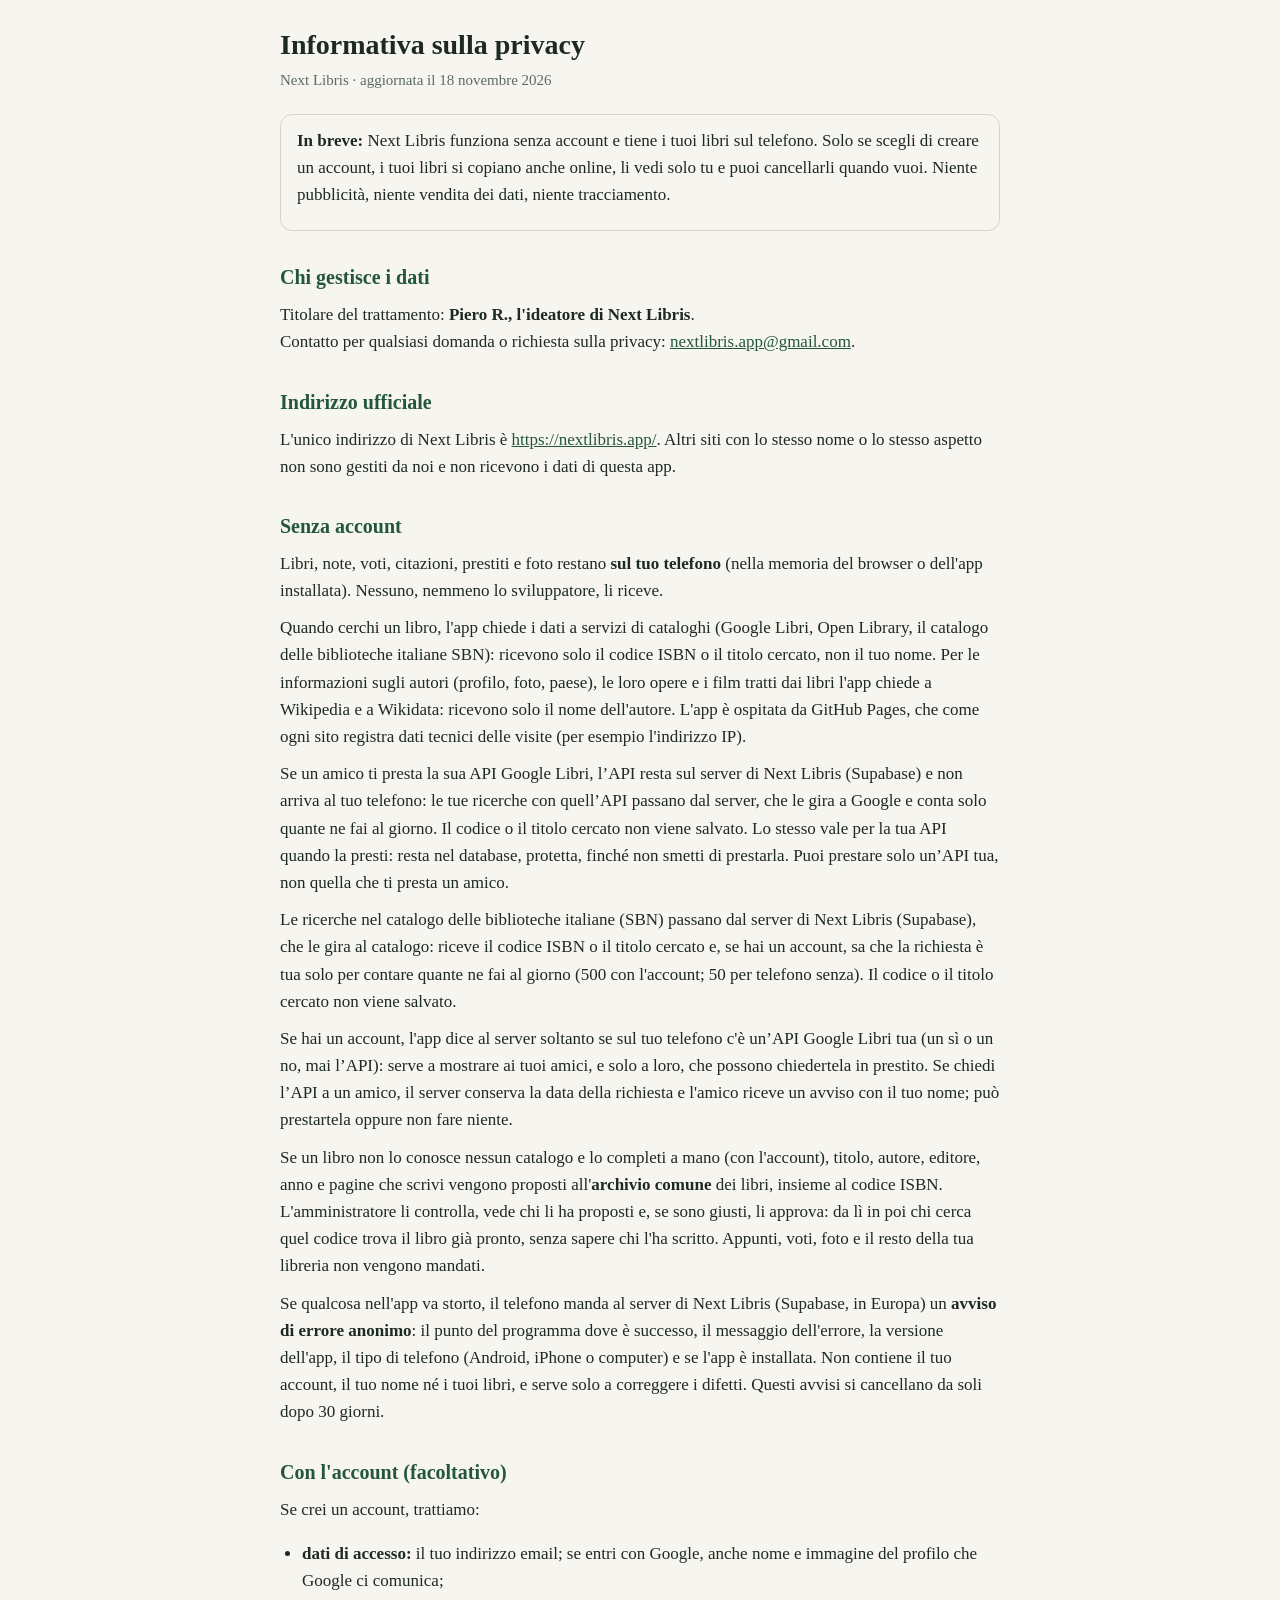
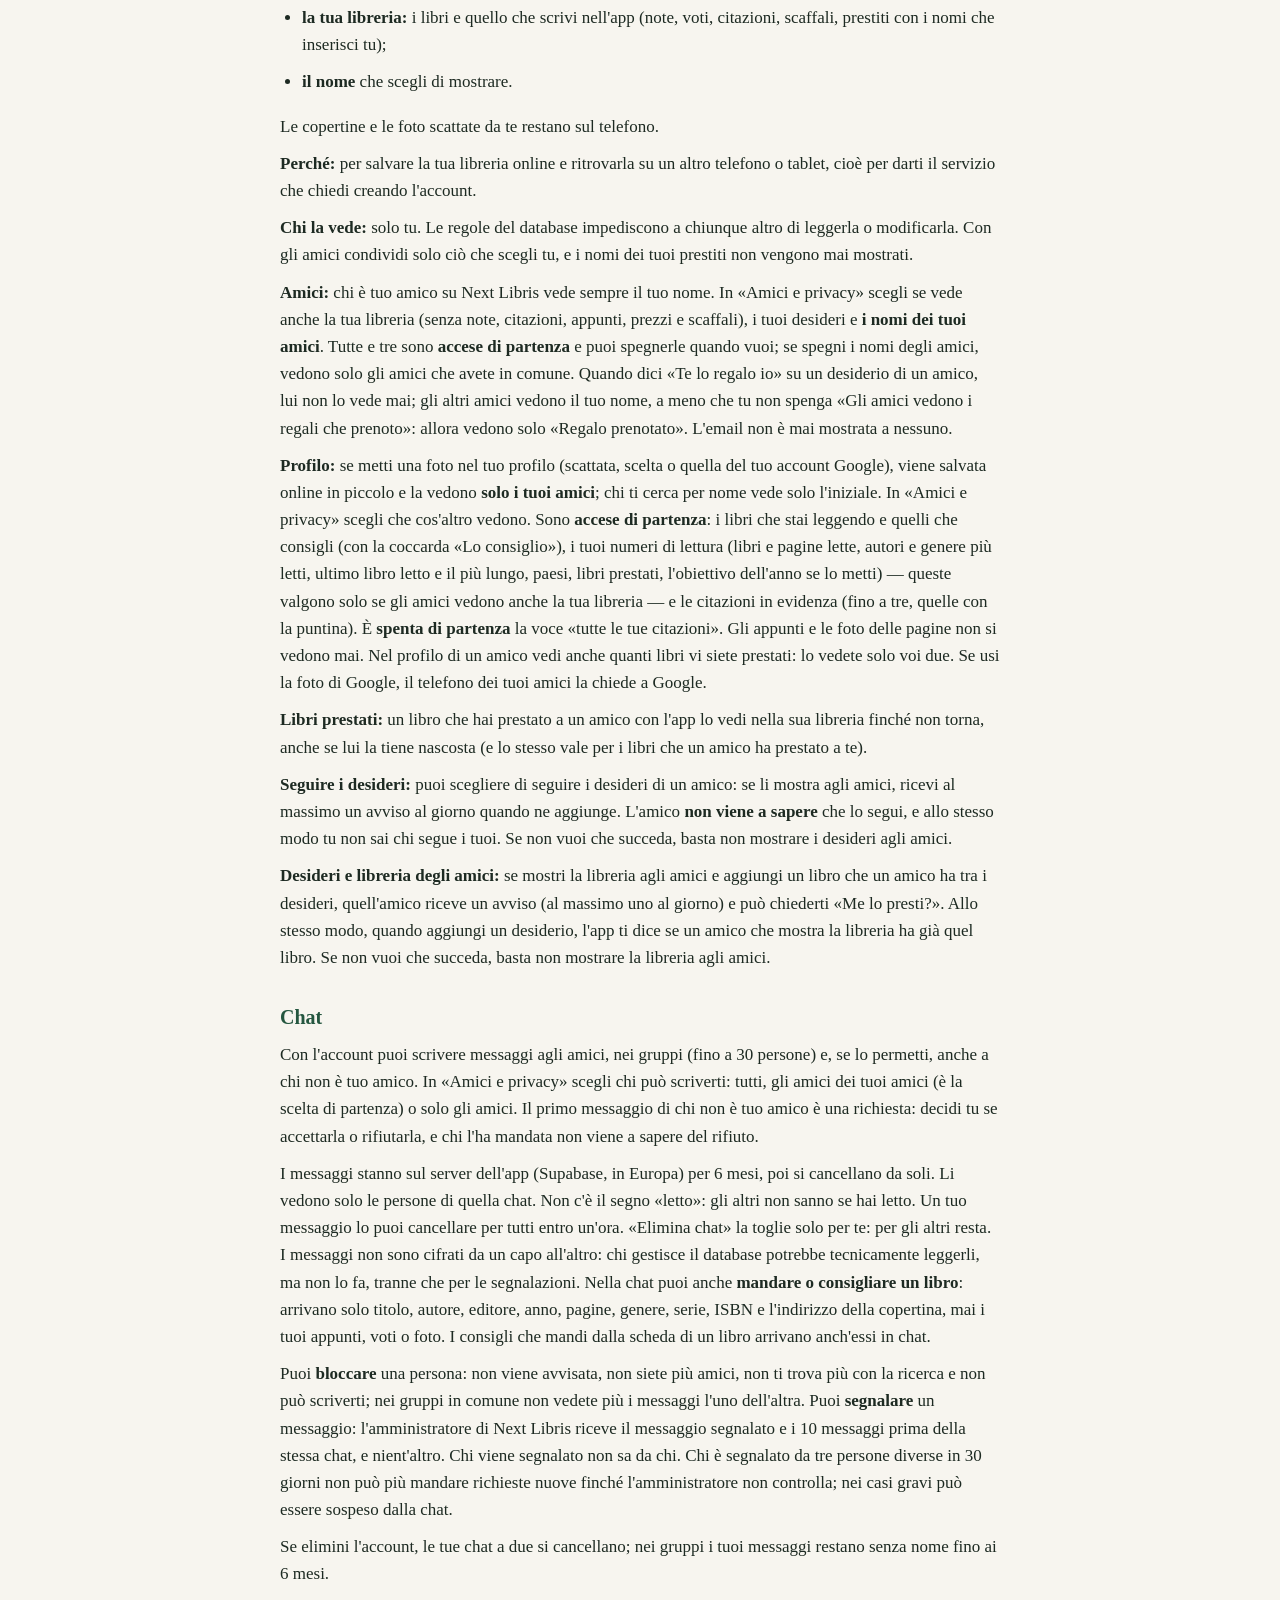
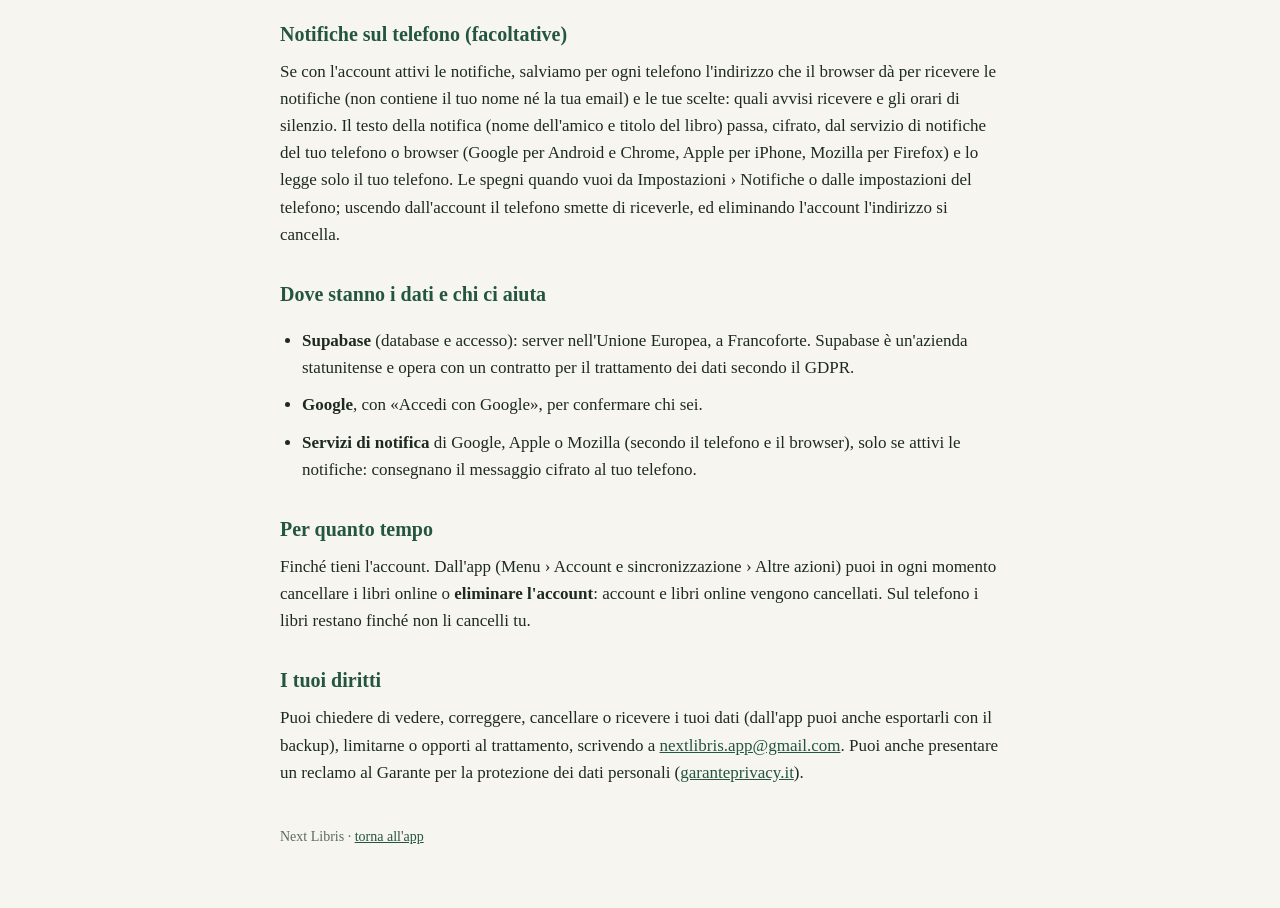
<file: privacy.html>
<!DOCTYPE html>
<html lang="it">
<head>
<meta charset="utf-8">
<meta name="viewport" content="width=device-width, initial-scale=1">
<title>Next Libris · Informativa sulla privacy</title>
<style>
  :root{color-scheme:light dark;--ink:#1d2a22;--muted:#5b6b61;--bg:#f7f5ef;--line:#d9d4c7;--acc:#24563F}
  @media (prefers-color-scheme:dark){:root{--ink:#e9ece6;--muted:#a9b3ab;--bg:#161a17;--line:#323a34;--acc:#7fc29b}}
  body{margin:0;background:var(--bg);color:var(--ink);font:17px/1.6 Georgia,'Times New Roman',serif}
  main{max-width:720px;margin:0 auto;padding:28px 20px 60px}
  h1{font-size:28px;line-height:1.2;margin:0 0 6px}
  h2{font-size:20px;margin:30px 0 8px;color:var(--acc)}
  p,li{margin:0 0 10px}
  ul{padding-left:22px}
  .sub{color:var(--muted);font-size:15px;margin-bottom:22px}
  .box{border:1px solid var(--line);border-radius:12px;padding:12px 16px;margin:16px 0}
  a{color:var(--acc)}
  footer{margin-top:40px;color:var(--muted);font-size:14px}
</style>
</head>
<body>
<main>
  <h1>Informativa sulla privacy</h1>
  <p class="sub">Next Libris · aggiornata il 18 novembre 2026</p>

  <div class="box">
    <p><b>In breve:</b> Next Libris funziona senza account e tiene i tuoi libri sul telefono. Solo se scegli di creare un account, i tuoi libri si copiano anche online, li vedi solo tu e puoi cancellarli quando vuoi. Niente pubblicità, niente vendita dei dati, niente tracciamento.</p>
  </div>

  <h2>Chi gestisce i dati</h2>
  <p>Titolare del trattamento: <b>Piero R., l'ideatore di Next Libris</b>.<br>
  Contatto per qualsiasi domanda o richiesta sulla privacy: <a href="mailto:nextlibris.app@gmail.com">nextlibris.app@gmail.com</a>.</p>

  <h2>Indirizzo ufficiale</h2>
  <p>L'unico indirizzo di Next Libris è <a href="https://nextlibris.app/">https://nextlibris.app/</a>. Altri siti con lo stesso nome o lo stesso aspetto non sono gestiti da noi e non ricevono i dati di questa app.</p>

  <h2>Senza account</h2>
  <p>Libri, note, voti, citazioni, prestiti e foto restano <b>sul tuo telefono</b> (nella memoria del browser o dell'app installata). Nessuno, nemmeno lo sviluppatore, li riceve.</p>
  <p>Quando cerchi un libro, l'app chiede i dati a servizi di cataloghi (Google Libri, Open Library, il catalogo delle biblioteche italiane SBN): ricevono solo il codice ISBN o il titolo cercato, non il tuo nome. Per le informazioni sugli autori (profilo, foto, paese), le loro opere e i film tratti dai libri l'app chiede a Wikipedia e a Wikidata: ricevono solo il nome dell'autore. L'app è ospitata da GitHub Pages, che come ogni sito registra dati tecnici delle visite (per esempio l'indirizzo IP).</p>
  <p>Se un amico ti presta la sua API Google Libri, l’API resta sul server di Next Libris (Supabase) e non arriva al tuo telefono: le tue ricerche con quell’API passano dal server, che le gira a Google e conta solo quante ne fai al giorno. Il codice o il titolo cercato non viene salvato. Lo stesso vale per la tua API quando la presti: resta nel database, protetta, finché non smetti di prestarla. Puoi prestare solo un’API tua, non quella che ti presta un amico.</p>
  <p>Le ricerche nel catalogo delle biblioteche italiane (SBN) passano dal server di Next Libris (Supabase), che le gira al catalogo: riceve il codice ISBN o il titolo cercato e, se hai un account, sa che la richiesta è tua solo per contare quante ne fai al giorno (500 con l'account; 50 per telefono senza). Il codice o il titolo cercato non viene salvato.</p>
  <p>Se hai un account, l'app dice al server soltanto se sul tuo telefono c'è un’API Google Libri tua (un sì o un no, mai l’API): serve a mostrare ai tuoi amici, e solo a loro, che possono chiedertela in prestito. Se chiedi l’API a un amico, il server conserva la data della richiesta e l'amico riceve un avviso con il tuo nome; può prestartela oppure non fare niente.</p>
  <p>Se un libro non lo conosce nessun catalogo e lo completi a mano (con l'account), titolo, autore, editore, anno e pagine che scrivi vengono proposti all'<b>archivio comune</b> dei libri, insieme al codice ISBN. L'amministratore li controlla, vede chi li ha proposti e, se sono giusti, li approva: da lì in poi chi cerca quel codice trova il libro già pronto, senza sapere chi l'ha scritto. Appunti, voti, foto e il resto della tua libreria non vengono mandati.</p>
  <p>Se qualcosa nell'app va storto, il telefono manda al server di Next Libris (Supabase, in Europa) un <b>avviso di errore anonimo</b>: il punto del programma dove è successo, il messaggio dell'errore, la versione dell'app, il tipo di telefono (Android, iPhone o computer) e se l'app è installata. Non contiene il tuo account, il tuo nome né i tuoi libri, e serve solo a correggere i difetti. Questi avvisi si cancellano da soli dopo 30 giorni.</p>

  <h2>Con l'account (facoltativo)</h2>
  <p>Se crei un account, trattiamo:</p>
  <ul>
    <li><b>dati di accesso:</b> il tuo indirizzo email; se entri con Google, anche nome e immagine del profilo che Google ci comunica;</li>
    <li><b>la tua libreria:</b> i libri e quello che scrivi nell'app (note, voti, citazioni, scaffali, prestiti con i nomi che inserisci tu);</li>
    <li><b>il nome</b> che scegli di mostrare.</li>
  </ul>
  <p>Le copertine e le foto scattate da te restano sul telefono.</p>
  <p><b>Perché:</b> per salvare la tua libreria online e ritrovarla su un altro telefono o tablet, cioè per darti il servizio che chiedi creando l'account.</p>
  <p><b>Chi la vede:</b> solo tu. Le regole del database impediscono a chiunque altro di leggerla o modificarla. Con gli amici condividi solo ciò che scegli tu, e i nomi dei tuoi prestiti non vengono mai mostrati.</p>
  <p><b>Amici:</b> chi è tuo amico su Next Libris vede sempre il tuo nome. In «Amici e privacy» scegli se vede anche la tua libreria (senza note, citazioni, appunti, prezzi e scaffali), i tuoi desideri e <b>i nomi dei tuoi amici</b>. Tutte e tre sono <b>accese di partenza</b> e puoi spegnerle quando vuoi; se spegni i nomi degli amici, vedono solo gli amici che avete in comune. Quando dici «Te lo regalo io» su un desiderio di un amico, lui non lo vede mai; gli altri amici vedono il tuo nome, a meno che tu non spenga «Gli amici vedono i regali che prenoto»: allora vedono solo «Regalo prenotato». L'email non è mai mostrata a nessuno.</p>
  <p><b>Profilo:</b> se metti una foto nel tuo profilo (scattata, scelta o quella del tuo account Google), viene salvata online in piccolo e la vedono <b>solo i tuoi amici</b>; chi ti cerca per nome vede solo l'iniziale. In «Amici e privacy» scegli che cos'altro vedono. Sono <b>accese di partenza</b>: i libri che stai leggendo e quelli che consigli (con la coccarda «Lo consiglio»), i tuoi numeri di lettura (libri e pagine lette, autori e genere più letti, ultimo libro letto e il più lungo, paesi, libri prestati, l'obiettivo dell'anno se lo metti) — queste valgono solo se gli amici vedono anche la tua libreria — e le citazioni in evidenza (fino a tre, quelle con la puntina). È <b>spenta di partenza</b> la voce «tutte le tue citazioni». Gli appunti e le foto delle pagine non si vedono mai. Nel profilo di un amico vedi anche quanti libri vi siete prestati: lo vedete solo voi due. Se usi la foto di Google, il telefono dei tuoi amici la chiede a Google.</p>
  <p><b>Libri prestati:</b> un libro che hai prestato a un amico con l'app lo vedi nella sua libreria finché non torna, anche se lui la tiene nascosta (e lo stesso vale per i libri che un amico ha prestato a te).</p>
  <p><b>Seguire i desideri:</b> puoi scegliere di seguire i desideri di un amico: se li mostra agli amici, ricevi al massimo un avviso al giorno quando ne aggiunge. L'amico <b>non viene a sapere</b> che lo segui, e allo stesso modo tu non sai chi segue i tuoi. Se non vuoi che succeda, basta non mostrare i desideri agli amici.</p>
  <p><b>Desideri e libreria degli amici:</b> se mostri la libreria agli amici e aggiungi un libro che un amico ha tra i desideri, quell'amico riceve un avviso (al massimo uno al giorno) e può chiederti «Me lo presti?». Allo stesso modo, quando aggiungi un desiderio, l'app ti dice se un amico che mostra la libreria ha già quel libro. Se non vuoi che succeda, basta non mostrare la libreria agli amici.</p>

  <h2 id="chat">Chat</h2>
  <p>Con l'account puoi scrivere messaggi agli amici, nei gruppi (fino a 30 persone) e, se lo permetti, anche a chi non è tuo amico. In «Amici e privacy» scegli chi può scriverti: tutti, gli amici dei tuoi amici (è la scelta di partenza) o solo gli amici. Il primo messaggio di chi non è tuo amico è una richiesta: decidi tu se accettarla o rifiutarla, e chi l'ha mandata non viene a sapere del rifiuto.</p>
  <p>I messaggi stanno sul server dell'app (Supabase, in Europa) per 6 mesi, poi si cancellano da soli. Li vedono solo le persone di quella chat. Non c'è il segno «letto»: gli altri non sanno se hai letto. Un tuo messaggio lo puoi cancellare per tutti entro un'ora. «Elimina chat» la toglie solo per te: per gli altri resta. I messaggi non sono cifrati da un capo all'altro: chi gestisce il database potrebbe tecnicamente leggerli, ma non lo fa, tranne che per le segnalazioni. Nella chat puoi anche <b>mandare o consigliare un libro</b>: arrivano solo titolo, autore, editore, anno, pagine, genere, serie, ISBN e l'indirizzo della copertina, mai i tuoi appunti, voti o foto. I consigli che mandi dalla scheda di un libro arrivano anch'essi in chat.</p>
  <p>Puoi <b>bloccare</b> una persona: non viene avvisata, non siete più amici, non ti trova più con la ricerca e non può scriverti; nei gruppi in comune non vedete più i messaggi l'uno dell'altra. Puoi <b>segnalare</b> un messaggio: l'amministratore di Next Libris riceve il messaggio segnalato e i 10 messaggi prima della stessa chat, e nient'altro. Chi viene segnalato non sa da chi. Chi è segnalato da tre persone diverse in 30 giorni non può più mandare richieste nuove finché l'amministratore non controlla; nei casi gravi può essere sospeso dalla chat.</p>
  <p>Se elimini l'account, le tue chat a due si cancellano; nei gruppi i tuoi messaggi restano senza nome fino ai 6 mesi.</p>

  <h2>Notifiche sul telefono (facoltative)</h2>
  <p>Se con l'account attivi le notifiche, salviamo per ogni telefono l'indirizzo che il browser dà per ricevere le notifiche (non contiene il tuo nome né la tua email) e le tue scelte: quali avvisi ricevere e gli orari di silenzio. Il testo della notifica (nome dell'amico e titolo del libro) passa, cifrato, dal servizio di notifiche del tuo telefono o browser (Google per Android e Chrome, Apple per iPhone, Mozilla per Firefox) e lo legge solo il tuo telefono. Le spegni quando vuoi da Impostazioni › Notifiche o dalle impostazioni del telefono; uscendo dall'account il telefono smette di riceverle, ed eliminando l'account l'indirizzo si cancella.</p>

  <h2>Dove stanno i dati e chi ci aiuta</h2>
  <ul>
    <li><b>Supabase</b> (database e accesso): server nell'Unione Europea, a Francoforte. Supabase è un'azienda statunitense e opera con un contratto per il trattamento dei dati secondo il GDPR.</li>
    <li><b>Google</b>, con «Accedi con Google», per confermare chi sei.</li>
    <li><b>Servizi di notifica</b> di Google, Apple o Mozilla (secondo il telefono e il browser), solo se attivi le notifiche: consegnano il messaggio cifrato al tuo telefono.</li>
  </ul>

  <h2>Per quanto tempo</h2>
  <p>Finché tieni l'account. Dall'app (Menu › Account e sincronizzazione › Altre azioni) puoi in ogni momento cancellare i libri online o <b>eliminare l'account</b>: account e libri online vengono cancellati. Sul telefono i libri restano finché non li cancelli tu.</p>

  <h2>I tuoi diritti</h2>
  <p>Puoi chiedere di vedere, correggere, cancellare o ricevere i tuoi dati (dall'app puoi anche esportarli con il backup), limitarne o opporti al trattamento, scrivendo a <a href="mailto:nextlibris.app@gmail.com">nextlibris.app@gmail.com</a>. Puoi anche presentare un reclamo al Garante per la protezione dei dati personali (<a href="https://www.garanteprivacy.it">garanteprivacy.it</a>).</p>

  <footer>Next Libris · <a href="./">torna all'app</a></footer>
</main>
</body>
</html>
</file>
<file: style.css>
/* Schede di catalogo su una scrivania verde-grigia; barra fissa con i tasti di scatto all'altezza del pollice. */
/* caratteri dei titoli e del testo: nell'app (vendor/fonts), non più da Google Fonts (17/11/2026: funzionano offline e non passano l'indirizzo IP a Google).
   Bricolage Grotesque: variabile, grandezza ottica 12-96 e peso 600-700; IBM Plex Sans 400, 500, 600. Licenza OFL. */
@font-face{font-family:"Bricolage Grotesque";font-style:normal;font-display:swap;font-weight:600 700;src:url(vendor/fonts/bricolage-latin.woff2) format("woff2");unicode-range:U+0000-00FF,U+0131,U+0152-0153,U+02BB-02BC,U+02C6,U+02DA,U+02DC,U+0304,U+0308,U+0329,U+2000-206F,U+20AC,U+2122,U+2191,U+2193,U+2212,U+2215,U+FEFF,U+FFFD}
@font-face{font-family:"Bricolage Grotesque";font-style:normal;font-display:swap;font-weight:600 700;src:url(vendor/fonts/bricolage-latin-ext.woff2) format("woff2");unicode-range:U+0100-02BA,U+02BD-02C5,U+02C7-02CC,U+02CE-02D7,U+02DD-02FF,U+0304,U+0308,U+0329,U+1D00-1DBF,U+1E00-1E9F,U+1EF2-1EFF,U+2020,U+20A0-20AB,U+20AD-20C0,U+2113,U+2C60-2C7F,U+A720-A7FF}
@font-face{font-family:"IBM Plex Sans";font-style:normal;font-display:swap;font-weight:400;src:url(vendor/fonts/plex-latin-400.woff2) format("woff2");unicode-range:U+0000-00FF,U+0131,U+0152-0153,U+02BB-02BC,U+02C6,U+02DA,U+02DC,U+0304,U+0308,U+0329,U+2000-206F,U+20AC,U+2122,U+2191,U+2193,U+2212,U+2215,U+FEFF,U+FFFD}
@font-face{font-family:"IBM Plex Sans";font-style:normal;font-display:swap;font-weight:400;src:url(vendor/fonts/plex-latin-ext-400.woff2) format("woff2");unicode-range:U+0100-02BA,U+02BD-02C5,U+02C7-02CC,U+02CE-02D7,U+02DD-02FF,U+0304,U+0308,U+0329,U+1D00-1DBF,U+1E00-1E9F,U+1EF2-1EFF,U+2020,U+20A0-20AB,U+20AD-20C0,U+2113,U+2C60-2C7F,U+A720-A7FF}
@font-face{font-family:"IBM Plex Sans";font-style:normal;font-display:swap;font-weight:500;src:url(vendor/fonts/plex-latin-500.woff2) format("woff2");unicode-range:U+0000-00FF,U+0131,U+0152-0153,U+02BB-02BC,U+02C6,U+02DA,U+02DC,U+0304,U+0308,U+0329,U+2000-206F,U+20AC,U+2122,U+2191,U+2193,U+2212,U+2215,U+FEFF,U+FFFD}
@font-face{font-family:"IBM Plex Sans";font-style:normal;font-display:swap;font-weight:500;src:url(vendor/fonts/plex-latin-ext-500.woff2) format("woff2");unicode-range:U+0100-02BA,U+02BD-02C5,U+02C7-02CC,U+02CE-02D7,U+02DD-02FF,U+0304,U+0308,U+0329,U+1D00-1DBF,U+1E00-1E9F,U+1EF2-1EFF,U+2020,U+20A0-20AB,U+20AD-20C0,U+2113,U+2C60-2C7F,U+A720-A7FF}
@font-face{font-family:"IBM Plex Sans";font-style:normal;font-display:swap;font-weight:600;src:url(vendor/fonts/plex-latin-600.woff2) format("woff2");unicode-range:U+0000-00FF,U+0131,U+0152-0153,U+02BB-02BC,U+02C6,U+02DA,U+02DC,U+0304,U+0308,U+0329,U+2000-206F,U+20AC,U+2122,U+2191,U+2193,U+2212,U+2215,U+FEFF,U+FFFD}
@font-face{font-family:"IBM Plex Sans";font-style:normal;font-display:swap;font-weight:600;src:url(vendor/fonts/plex-latin-ext-600.woff2) format("woff2");unicode-range:U+0100-02BA,U+02BD-02C5,U+02C7-02CC,U+02CE-02D7,U+02DD-02FF,U+0304,U+0308,U+0329,U+1D00-1DBF,U+1E00-1E9F,U+1EF2-1EFF,U+2020,U+20A0-20AB,U+20AD-20C0,U+2113,U+2C60-2C7F,U+A720-A7FF}
:root{
  --bg:#EDF1EE; --surface:#FFFFFF; --surface2:#F3F6F3; --ink:#16262A; --muted:#55656A; --line:#D3DBD6;
  --accent:#1B6A4F; --accent-ink:#FFFFFF; --accent-soft:#DCEEE6;
  --warn:#7F4A00; --warn-bg:#FFEFCF; --warn-line:#D9971F;
  --bad:#A8231B; --bad-bg:#FBE5E2;
  --info:#24527D; --info-bg:#E2EDF8; --info-line:#8DB1D6;
  --font-display:"Bricolage Grotesque","Avenir Next","Segoe UI",system-ui,sans-serif;
  --font-body:"IBM Plex Sans",system-ui,-apple-system,"Segoe UI",Roboto,sans-serif;
  color-scheme:light;
}
@media (prefers-color-scheme:dark){
  :root:not([data-theme="light"]){
    --bg:#0D1513; --surface:#16211E; --surface2:#1D2B27; --ink:#E5EEEA; --muted:#9DB0A9; --line:#2C3C37;
    --accent:#58C7A0; --accent-ink:#06130E; --accent-soft:#1B3A30;
    --warn:#F2BC63; --warn-bg:#3A2B10; --warn-line:#C58A25; --bad:#FF8F86; --bad-bg:#3C1C19;
    --info:#9CC8F0; --info-bg:#172A3B; --info-line:#3D6487;
    color-scheme:dark;
  }
}
:root[data-theme="dark"]{
  --bg:#0D1513; --surface:#16211E; --surface2:#1D2B27; --ink:#E5EEEA; --muted:#9DB0A9; --line:#2C3C37;
  --accent:#58C7A0; --accent-ink:#06130E; --accent-soft:#1B3A30;
  --warn:#F2BC63; --warn-bg:#3A2B10; --warn-line:#C58A25; --bad:#FF8F86; --bad-bg:#3C1C19;
  --info:#9CC8F0; --info-bg:#172A3B; --info-line:#3D6487;
  color-scheme:dark;
}

*{box-sizing:border-box}
html,body{margin:0}
body{background:var(--bg);color:var(--ink);font:400 16px/1.45 var(--font-body);-webkit-text-size-adjust:100%}
main{max-width:1200px;margin:0 auto;padding:22px 16px 210px}
h1{font:700 clamp(30px,7vw,44px)/1.02 var(--font-display);letter-spacing:-.02em;margin:0;text-wrap:balance}
h2{font:700 22px/1.15 var(--font-display);margin:0 0 6px;text-wrap:balance}
button,input,select,textarea{font:inherit;color:inherit}
:focus-visible{outline:2px solid var(--accent);outline-offset:2px}
.sr{position:absolute;width:1px;height:1px;overflow:hidden;opacity:0;pointer-events:none}
[hidden]{display:none !important}

.top{display:flex;justify-content:space-between;align-items:flex-end;gap:12px;flex-wrap:wrap;margin-bottom:16px}

.notice{background:var(--warn-bg);color:var(--warn);border:1px solid var(--warn-line);border-radius:12px;padding:10px 14px;margin:0 0 14px;font-size:14px;display:flex;gap:12px;align-items:center;justify-content:space-between}
.notice button{background:none;border:0;color:inherit;font-weight:700;text-decoration:underline;cursor:pointer;min-height:36px}

.tools{display:flex;flex-wrap:wrap;gap:8px;align-items:center;margin-bottom:10px}
.tools input[type="search"]{flex:1 1 200px;min-height:44px;padding:8px 14px;border-radius:12px;border:1px solid var(--line);background:var(--surface)}
.tools select{min-height:44px;padding:8px 12px;border-radius:12px;border:1px solid var(--line);background:var(--surface)}
.spacer{flex:1 1 0}
.btn{display:inline-flex;align-items:center;justify-content:center;gap:8px;min-height:44px;padding:10px 16px;border-radius:12px;border:1px solid var(--line);background:var(--surface);font-weight:600;font-size:15px;cursor:pointer}
.btn:hover{background:var(--surface2)}
.btn:disabled{opacity:.5;cursor:default}
.btn.primary{background:var(--accent);border-color:var(--accent);color:var(--accent-ink)}
.btn.primary:hover{filter:brightness(1.07)}
.chip{min-height:44px;padding:8px 14px;border-radius:999px;border:1px solid var(--warn-line);background:var(--warn-bg);color:var(--warn);font-weight:600;font-size:14px;cursor:pointer}
.chip[aria-pressed="true"]{background:var(--warn);color:var(--warn-bg)}
.chip.todo{border-color:var(--accent);background:var(--accent-soft);color:var(--ink)}
.chip.todo[aria-pressed="true"]{background:var(--accent);color:var(--accent-ink)}
.link{background:none;border:0;padding:6px 0;color:var(--accent);font-weight:600;cursor:pointer;text-decoration:underline;text-underline-offset:3px}
details.opts{margin:0 0 14px;font-size:14px;color:var(--muted)}
details.opts summary{cursor:pointer;padding:6px 0}
.opts-body{display:grid;gap:12px;padding:10px 0 4px;color:var(--ink)}
.opts-body label.field{display:grid;gap:4px}
.opts-body input[type="text"]{min-height:44px;padding:8px 12px;border-radius:10px;border:1px solid var(--line);background:var(--surface)}
.opts-body .hint{font-size:13px;color:var(--muted);margin:0}
.opts-row{display:flex;flex-wrap:wrap;gap:8px}

.thead{display:none}
.row{position:relative;background:var(--surface);border:1px solid var(--line);border-radius:14px;padding:12px;display:grid;gap:10px;margin:0 0 10px}
.row.bad{border-color:var(--bad)}
.row.ex{border-style:dashed}
.head{display:grid;grid-template-columns:1fr;column-gap:10px;row-gap:4px}
.row.has-thumb .head{grid-template-columns:48px 1fr}
.row.has-thumb .head .thumb{grid-row:1 / span 2}
.thumb{width:48px;height:64px;border-radius:6px;background:var(--surface2);overflow:hidden;border:1px solid var(--line)}
.thumb img{width:100%;height:100%;object-fit:cover;display:block}
.thumb.empty{display:none}
.meta{display:grid;grid-template-columns:1fr 84px 98px;gap:8px}
.foot{display:flex;flex-wrap:wrap;align-items:center;gap:8px}
.foot .f-i{flex:1 1 150px}
.tail{display:flex;flex-wrap:wrap;align-items:center;gap:6px;margin-left:auto;justify-content:flex-end}
.flags{display:flex;flex-wrap:wrap;gap:6px}
.f{display:block;min-width:0}
.lbl{display:block;font-size:11px;font-weight:600;letter-spacing:.04em;text-transform:uppercase;color:var(--muted);margin-bottom:1px}
.f textarea,.f input{display:block;width:100%;border:0;border-bottom:1px dashed var(--line);border-radius:4px 4px 0 0;background:transparent;padding:5px 4px;resize:none;overflow:hidden;min-width:0}
.f textarea:focus,.f input:focus{background:var(--surface2);border-bottom-color:var(--accent);outline:none}
.f textarea:focus-visible,.f input:focus-visible{outline:2px solid var(--accent);outline-offset:1px}
.f-t textarea{font:600 18px/1.25 var(--font-display)}
.f-a textarea{color:var(--muted)}
.f-y input,.f-c input,.f-i input{font-variant-numeric:tabular-nums}
.f-i input{font-size:14px}
.f.is-guess textarea,.f.is-guess input{background:var(--warn-bg);border-bottom:1px dashed var(--warn-line);color:var(--warn)}
.tag{display:inline-block;font-size:12px;font-weight:600;padding:3px 9px;border-radius:999px;background:var(--surface2);border:1px solid var(--line);color:var(--muted);white-space:nowrap}
.tag.warn{background:var(--warn-bg);border-color:var(--warn-line);color:var(--warn)}
.tag.tap{cursor:pointer;user-select:none}
.tag.bad{background:var(--bad-bg);border-color:var(--bad);color:var(--bad)}
.ico{display:inline-flex;align-items:center;justify-content:center;gap:6px;min-width:44px;min-height:44px;padding:0 10px;border-radius:10px;border:1px solid transparent;background:transparent;color:var(--muted);cursor:pointer;font-weight:600;font-size:14px}
.ico:hover{background:var(--surface2);color:var(--ink)}
.ico.danger:hover{background:var(--bad-bg);color:var(--bad)}
.status{grid-column:1 / -1;display:flex;align-items:center;gap:10px;font-size:14px;color:var(--muted);flex-wrap:wrap}
.status.err{color:var(--bad)}
.status .btn{min-height:40px;padding:6px 12px;font-size:14px}
.bar{position:relative;width:64px;height:4px;border-radius:2px;background:var(--line);overflow:hidden;flex:none}
.bar::after{content:"";position:absolute;inset:0 auto 0 0;width:24px;background:var(--accent);border-radius:2px}
@media (prefers-reduced-motion:no-preference){ .bar::after{animation:slide 1.1s ease-in-out infinite alternate} }
@keyframes slide{from{transform:translateX(0)}to{transform:translateX(40px)}}
.row.busy .f textarea,.row.busy .f input{opacity:.55}

.row.fresh{display:flex;align-items:center;gap:12px}
.row.fresh .thumb{flex:none}
.row.fresh .status{flex:1;grid-column:auto}
.row.fresh .tail{margin-left:0}
.empty{background:var(--surface);border:1px solid var(--line);border-radius:16px;padding:20px 16px}
.steps{margin:0 0 18px;padding-left:22px;display:grid;gap:8px}
.ex-label{margin:0 0 8px;font-size:12px;font-weight:600;letter-spacing:.05em;text-transform:uppercase;color:var(--muted)}
.none{color:var(--muted);padding:18px 4px}

.toast{position:fixed;left:50%;transform:translateX(-50%);bottom:calc(122px + env(safe-area-inset-bottom));z-index:40;max-width:min(92vw,520px);display:flex;align-items:center;gap:12px;background:var(--ink);color:var(--bg);padding:10px 10px 10px 16px;border-radius:12px;font-size:14px}
.toast button{background:none;border:0;color:inherit;font-weight:700;text-decoration:underline;text-underline-offset:3px;cursor:pointer;min-height:36px;padding:0 8px}

.sheet{position:fixed;inset:0;z-index:30;background:rgba(0,0,0,.5);display:flex;align-items:flex-end;justify-content:center;padding:16px}
.sheet-in{background:var(--surface);border-radius:16px;padding:18px;width:min(100%,600px);max-height:90vh;overflow:auto;display:grid;gap:10px}
.sheet textarea.big{width:100%;height:110px;border:1px solid var(--line);border-radius:10px;background:var(--surface2);padding:10px;font:16px/1.4 var(--font-body);font-variant-numeric:tabular-nums}
.sheet .row-btns{display:flex;gap:8px;flex-wrap:wrap}
.sheet .row-btns .btn{flex:1 1 140px}
.sheet .msg{margin:0;font-size:14px;color:var(--muted)}
.sheet .msg.bad{color:var(--bad)}
.cands{display:grid;gap:8px;margin:0;padding:0;list-style:none}
.cand{display:grid;grid-template-columns:52px 1fr;gap:12px;align-items:center;width:100%;text-align:left;background:var(--surface2);border:1px solid var(--line);border-radius:12px;padding:8px;cursor:pointer;min-height:72px}
.cand:hover{border-color:var(--accent)}
.cand .cimg{width:52px;height:72px;border-radius:5px;background:var(--surface);border:1px solid var(--line);overflow:hidden}
.cand .cimg img{width:100%;height:100%;object-fit:cover;display:block}
.cand b{display:block;font:600 16px/1.25 var(--font-display);color:var(--ink)}
.cand span{display:block;font-size:13px;color:var(--muted)}

.scan{position:fixed;inset:0;z-index:50;background:#000;color:#fff;display:flex;flex-direction:column}
.scan video{position:absolute;inset:0;width:100%;height:100%;object-fit:cover}
.scan-top{position:relative;z-index:2;display:flex;justify-content:space-between;align-items:center;gap:8px;padding:calc(12px + env(safe-area-inset-top)) 16px 12px;background:linear-gradient(#000a,#0000)}
.scan-top .btn{background:#ffffff26;border-color:#ffffff40;color:#fff;backdrop-filter:blur(6px)}
.scan-count{font-variant-numeric:tabular-nums;font-weight:600}
.scan-mid{position:relative;z-index:1;flex:1;display:flex;align-items:center;justify-content:center;pointer-events:none}
.scan-guide{width:min(86vw,420px);height:min(34vh,200px);border:3px solid #ffffffcc;border-radius:16px;box-shadow:0 0 0 100vmax #0006}
.scan-guide.hit{border-color:#5BE3A6;box-shadow:0 0 0 100vmax #0006,0 0 24px #5BE3A6}
.scan-msg{position:relative;z-index:2;margin:0;padding:14px 16px calc(18px + env(safe-area-inset-bottom));text-align:center;background:linear-gradient(#0000,#000b);font-size:15px;min-height:72px}

@media (min-width:880px){
  main{padding:30px 24px 190px}
  .thead,.row{grid-template-columns:minmax(0,2.4fr) minmax(0,1.7fr) minmax(0,1.5fr) 64px 84px 150px 200px;column-gap:12px;align-items:start}
  body.thumbs .thead,body.thumbs .row{grid-template-columns:48px minmax(0,2.4fr) minmax(0,1.7fr) minmax(0,1.5fr) 64px 84px 150px 240px}
  .thead{display:grid;padding:0 13px 6px;font-size:11px;font-weight:600;letter-spacing:.05em;text-transform:uppercase;color:var(--muted)}
  .thead>span:first-child{display:none}
  body.thumbs .thead>span:first-child{display:block}
  .head,.meta,.foot{display:contents}
  .row.has-thumb .head{grid-template-columns:none}
  .thumb,.thumb.empty{display:none}
  body.thumbs .thumb{display:block;grid-row:auto !important}
  body.thumbs .thumb.empty{display:block;visibility:hidden;height:1px}
  .lbl{display:none}
  .tail{margin-left:0;align-self:center}
  .foot .f-i{flex:none}
  .sheet{align-items:center}
}

.diag{font-size:14px;line-height:1.45;padding:10px 12px;border:1px solid var(--line);border-radius:10px;margin:2px 0 8px;background:var(--card)}
.diag div+div{margin-top:6px}
.diag-ok b{color:var(--ok,#1B6A4F)}
.diag-bad b{color:var(--bad,#b3261e)}

.keysteps{margin:2px 0 4px;padding-left:20px}
.keysteps li+li{margin-top:4px}
.keysteps a{color:var(--ink);text-decoration:underline}

.check{display:flex;gap:10px;align-items:flex-start;margin:6px 0 10px;font-size:15px;line-height:1.35;color:var(--ink)}
.check input{width:22px;height:22px;flex:none;margin-top:1px;accent-color:var(--accent,#1B6A4F)}
.check small{display:block;margin-top:3px;font-size:13px;line-height:1.35;color:var(--muted)}

/* ---- avviso con chiusura ---- */
.notice .x{margin-left:auto;text-decoration:none;font-size:22px;line-height:1;min-width:36px}
#noticeBtn{white-space:nowrap}

/* ---- schede Libreria / Desideri ---- */
.tabs{display:flex;gap:4px;margin:0 0 12px;padding:4px;background:var(--surface2);border:1px solid var(--line);border-radius:14px;width:max-content;max-width:100%}
.tabs button{min-height:40px;padding:6px 16px;border:0;border-radius:10px;background:transparent;font-weight:600;font-size:15px;color:var(--muted);cursor:pointer;display:inline-flex;gap:8px;align-items:center}
.tabs button[aria-selected="true"]{background:var(--surface);color:var(--ink);box-shadow:0 1px 2px #0002}
.tabs .cnt{font-variant-numeric:tabular-nums;font-size:13px;color:var(--muted);font-weight:500}
.tabs .cnt:empty{display:none}

/* ---- barra strumenti ---- */
.tools input[type="search"]{flex:1 1 150px;min-width:0}
.tools .qwrap{position:relative;display:flex;flex:1 1 150px;min-width:0}
.tools .qwrap input[type="search"]{flex:1 1 auto;width:100%;padding-right:44px}
#q::-webkit-search-cancel-button{-webkit-appearance:none;appearance:none;display:none}
.qx{position:absolute;right:2px;top:50%;transform:translateY(-50%);width:40px;height:40px;border:0;border-radius:999px;background:transparent;color:var(--muted);font-size:22px;line-height:1;cursor:pointer;display:flex;align-items:center;justify-content:center}
.qx:hover,.qx:focus-visible{color:var(--ink);background:var(--surface2)}
.qx[hidden]{display:none}
.tools select{flex:0 1 150px;min-width:0}

.btn.sm{flex-direction:column;gap:3px;min-height:58px;padding:6px 2px;font-size:12.5px;line-height:1.15;text-align:center;font-weight:600}
.btn.sm svg{width:20px;height:20px;flex:none}
.chips{display:flex;flex-wrap:wrap;gap:8px;margin:0 0 10px}
.chips:not(:has(button:not([hidden]))){display:none}
.chip.loan{border-color:var(--info-line);background:var(--info-bg);color:var(--info)}
.chip.loan[aria-pressed="true"]{background:var(--info);color:var(--info-bg)}
.opts-h{margin:6px 0 -4px;font-size:12px;font-weight:600;letter-spacing:.05em;text-transform:uppercase;color:var(--muted)}

/* ---- campi in più sulla scheda ---- */
.more{display:grid;grid-template-columns:minmax(0,1.3fr) minmax(0,1fr) 72px;gap:8px}
.more .f-n{grid-column:1 / -1}
.ico.txt{padding:0 12px;color:var(--accent);border-color:var(--line)}
.tag.loan{background:var(--info-bg);border-color:var(--info-line);color:var(--info)}
.row.flash{border-color:var(--accent);box-shadow:0 0 0 3px var(--accent-soft)}
@media (prefers-reduced-motion:no-preference){ .row.flash{transition:box-shadow .4s} }

/* ---- vista copertine ---- */
.grid{display:grid;grid-template-columns:repeat(auto-fill,minmax(104px,1fr));gap:16px 12px}
.cover{display:flex;flex-direction:column;gap:4px;padding:0;border:0;background:none;text-align:left;cursor:pointer;min-width:0}
.cover .art{position:relative;display:block;aspect-ratio:2/3;border-radius:6px;overflow:hidden;border:1px solid var(--line);background:var(--surface2)}
.cover img{width:100%;height:100%;object-fit:cover;display:block}
.cover .ph{position:absolute;inset:0;display:flex;flex-direction:column;justify-content:space-between;padding:10px 8px;background:hsl(var(--h) 32% 86%);color:hsl(var(--h) 40% 18%)}
.cover .ph b{font:600 14px/1.2 var(--font-display);display:-webkit-box;-webkit-line-clamp:5;-webkit-box-orient:vertical;overflow:hidden;overflow-wrap:anywhere;hyphens:auto}
.cover .ph small{font-size:11.5px;line-height:1.25;opacity:.85}
.cover .badge{position:absolute;left:6px;bottom:6px;font-size:11px;font-weight:600;padding:2px 7px;border-radius:999px;background:var(--surface);color:var(--ink);border:1px solid var(--line)}
.cover .badge.warn{background:var(--warn-bg);color:var(--warn);border-color:var(--warn-line)}
.cover .badge.loan{background:var(--info-bg);color:var(--info);border-color:var(--info-line)}
.cover .cap{font-size:13px;font-weight:600;line-height:1.25;display:-webkit-box;-webkit-line-clamp:2;-webkit-box-orient:vertical;overflow:hidden}
.cover .cap2{font-size:12px;color:var(--muted);white-space:nowrap;overflow:hidden;text-overflow:ellipsis}
.cover:hover .art,.cover:focus-visible .art{border-color:var(--accent)}
@media (prefers-color-scheme:dark){ :root:not([data-theme="light"]) .cover .ph{background:hsl(var(--h) 22% 22%);color:hsl(var(--h) 30% 88%)} }

/* ---- «Ce l'ho già?» ---- */
.scan-res{position:relative;z-index:3;margin:0 12px 8px;padding:14px 16px;border-radius:16px;background:#fff;color:#16262A;box-shadow:0 6px 24px #0007}
.scan-res p{margin:0}
.res-h{font:700 20px/1.2 var(--font-display);margin-bottom:4px !important}
.res-h.ok{color:#1B6A4F}.res-h.wish{color:#24527D}.res-h.no{color:#A8231B}
.res-t{font-weight:600;font-size:16px}
.res-s{font-size:14px;color:#55656A}
.res-s.loan{color:#24527D;font-weight:600}
.res-b{display:flex;flex-wrap:wrap;gap:8px;margin-top:10px}
.res-b .btn{flex:1 1 150px;background:#fff;color:#16262A;border-color:#D3DBD6}
.res-b .btn.primary{background:#1B6A4F;border-color:#1B6A4F;color:#fff}
.scan.checking .scan-guide{border-color:#9CC8F0cc}

/* ---- finestre ---- */
.sheet .field{display:grid;gap:4px;font-size:14px;color:var(--muted);font-weight:600}
.sheet .field input{min-height:46px;padding:8px 12px;border-radius:10px;border:1px solid var(--line);background:var(--surface2);font-weight:400;font-size:16px;color:var(--ink)}
.sheet h3{font:700 17px/1.2 var(--font-display);margin:8px 0 0}
.menu{display:grid;gap:8px}
.menu .btn{justify-content:flex-start}
.sheet-in.wide{width:min(100%,760px)}

/* ---- statistiche ---- */
.tiles{display:grid;grid-template-columns:repeat(auto-fill,minmax(130px,1fr));gap:8px}
.tile{background:var(--surface2);border:1px solid var(--line);border-radius:12px;padding:10px 12px;display:grid;gap:2px}
.tile b{font:700 22px/1.1 var(--font-display);font-variant-numeric:tabular-nums}
.tile span{font-size:13px;color:var(--muted)}
.tile small{font-size:12px;color:var(--muted)}
.st-sec h3{font-size:15px;margin:10px 0 6px}
.bars{display:grid;gap:2px}
.bar-row{display:grid;grid-template-columns:minmax(0,1.1fr) minmax(0,1fr) 34px;align-items:center;gap:10px;padding:5px 6px;border:0;border-radius:8px;background:none;text-align:left;font-size:14px;width:100%;min-height:36px}
button.bar-row{cursor:pointer}
button.bar-row:hover,button.bar-row:focus-visible{background:var(--surface2)}
.bl{white-space:nowrap;overflow:hidden;text-overflow:ellipsis}
.bt{height:8px;display:block}
.bf{display:block;height:100%;background:var(--accent);border-radius:0 4px 4px 0}
.bv{text-align:right;font-variant-numeric:tabular-nums;color:var(--muted)}
.loans{margin:0;padding-left:18px;display:grid;gap:4px;font-size:14px}
.loans small{color:var(--muted)}

/* ---- uniforma case editrici ---- */
.pgrp{border:1px solid var(--line);border-radius:12px;margin:0 0 8px;padding:6px 12px 8px}
.pgrp legend{font-size:12px;color:var(--muted);padding:0 4px}
.pname{display:flex;align-items:center;gap:10px;min-height:40px}
.pr{flex:1;display:flex;gap:10px;align-items:center;cursor:pointer;min-width:0}
.pr span{min-width:0;overflow-wrap:anywhere}
.pr small{color:var(--muted)}
.pc{display:flex;gap:6px;align-items:center;font-size:13px;color:var(--muted);white-space:nowrap}
.pname input{width:20px;height:20px;accent-color:var(--accent)}

@media (min-width:880px){
  
  .btn.sm{flex-direction:row;gap:6px;min-height:44px;padding:8px 12px;font-size:14px}
  .more{order:1;grid-column:1 / -1;grid-template-columns:minmax(0,1fr) minmax(0,1fr) 80px minmax(0,2.4fr);column-gap:12px}
  .more .f-n{grid-column:auto}
  body.gridview .thead{display:none}
  .grid{grid-template-columns:repeat(auto-fill,minmax(130px,1fr));gap:20px 16px}
}

/* ---- prezzo durante la scansione ---- */
.scan-price{position:relative;z-index:3;margin:0 12px 8px;padding:10px;border-radius:14px;background:#000c;border:1px solid #ffffff40;display:flex;flex-wrap:wrap;align-items:center;gap:8px;font-size:14px;line-height:1.3}
#scanPriceTxt{flex:1 1 100%;min-width:0;padding:0 4px}
.scan-price .btn{flex:none;min-height:48px;white-space:nowrap}
.scan-price .btn:disabled{opacity:.7}
#priceAsk .hint{margin:4px 0 0}
.sheet .hint{font-size:13px;color:var(--muted)}

/* ---- schede chiuse (solo titolo e autore) ---- */
.row.closed{display:block;padding:0}
.sum{display:grid;grid-template-columns:44px minmax(0,1fr) 32px;column-gap:12px;align-items:center;padding:10px;min-height:86px;cursor:pointer;border-radius:13px;-webkit-tap-highlight-color:transparent}
.sum-img{width:44px;height:66px;border-radius:4px;overflow:hidden;background:var(--surface2);border:1px solid var(--line);display:block}
.sum-img img{width:100%;height:100%;object-fit:cover;display:block}
.sum-img.ph{display:grid;place-items:center;background:hsl(var(--h) 32% 86%);color:hsl(var(--h) 40% 22%);font:700 20px/1 var(--font-display);border-color:transparent}
@media (prefers-color-scheme:dark){ :root:not([data-theme="light"]) .sum-img.ph{background:hsl(var(--h) 22% 22%);color:hsl(var(--h) 30% 85%)} }
.sum:hover{background:var(--surface2)}
.sum:focus-visible{outline:2px solid var(--accent);outline-offset:-2px}
.sum-txt{display:flex;flex-direction:column;align-items:flex-start;gap:2px;min-width:0}
.sum-t{font-weight:600;font-size:16.5px;line-height:1.3;display:-webkit-box;-webkit-line-clamp:2;-webkit-box-orient:vertical;overflow:hidden;overflow-wrap:anywhere}
.sum-t.none{color:var(--muted);font-weight:500}
.sum-a{max-width:100%;font-size:14.5px;color:var(--muted);white-space:nowrap;overflow:hidden;text-overflow:ellipsis}
.sum-tags{display:flex;flex-wrap:wrap;gap:6px;margin-top:4px}
.sum .chev{display:grid;place-items:center;width:32px;height:32px;color:var(--muted)}
.sum .chev svg,.chev-btn svg{width:22px;height:22px}
.row.closed .status{margin:0 12px 12px}
.chev-btn{position:absolute;top:6px;right:6px;z-index:1;width:44px;height:44px;border:0;border-radius:10px;background:none;color:var(--muted);display:grid;place-items:center;cursor:pointer}
.chev-btn svg{transform:rotate(180deg)}
.chev-btn:hover{background:var(--surface2);color:var(--ink)}
.row.open .head{padding-right:40px}
.row.open:not(.has-thumb) .head{padding-right:44px}

/* ---- barra schede + pulsante Prestati ---- */

@media (min-width:880px){
  body:not(.openall) .row.open{padding-right:56px}
  body:not(.openall) .row.open .lbl{display:block}
}
@media (max-width:430px){
  
  .tabs button{padding:6px 10px;gap:6px}
  
  
}

/* ---- copertina in grande ---- */
.zoom{cursor:zoom-in}
.thumb.zoom:focus-visible{outline:2px solid var(--accent);outline-offset:2px}
.lightbox{position:fixed;inset:0;z-index:60;background:#000e;display:flex;flex-direction:column;align-items:center;justify-content:center;gap:12px;padding:56px 16px calc(24px + env(safe-area-inset-bottom));color:#fff}
.lightbox img{max-width:min(92vw,620px);max-height:76vh;width:auto;height:auto;min-width:min(60vw,300px);object-fit:contain;border-radius:6px;box-shadow:0 10px 40px #000a;background:#222}
.lb-cap{margin:0;max-width:90vw;text-align:center;font-weight:600;font-size:16px;line-height:1.35}
.lb-note{margin:0;font-size:13px;color:#ffffffb0;min-height:1em}
.lb-x{position:absolute;top:10px;right:10px;width:48px;height:48px;border-radius:12px;border:1px solid #ffffff40;background:#0006;color:#fff;font-size:28px;line-height:1;cursor:pointer}
.lb-x:focus-visible{outline:2px solid #fff}

/* ---- copertine: fotografa / foto tua ---- */
.thumb.add{display:grid;place-items:center;width:48px;height:72px;padding:0;border:1.5px dashed var(--line);border-radius:6px;background:var(--surface2);color:var(--muted);cursor:pointer}
.thumb.add svg{width:22px;height:22px}
.thumb.add:hover,.thumb.add:focus-visible{border-color:var(--accent);color:var(--accent)}
.lb-acts{display:flex;flex-wrap:wrap;gap:8px;justify-content:center}
.lb-acts .btn{background:#ffffff1a;border-color:#ffffff40;color:#fff;min-height:44px}
#backupNote:empty{display:none}

/* ---- ricerche in attesa di rete ---- */
.status.wait{background:var(--info-bg);border-color:var(--info-line);color:var(--info)}
.status.wait .txt{color:var(--info)}

/* ---- lettura ---- */
.read{display:flex;flex-wrap:wrap;align-items:center;gap:8px 12px}
.read>.lbl{flex-basis:100%}
.seg{display:inline-flex;border:1px solid var(--line);border-radius:10px;overflow:hidden}
.seg button{min-height:40px;padding:6px 11px;border:0;border-right:1px solid var(--line);background:var(--surface);color:var(--muted);font-size:14px;font-weight:600;cursor:pointer}
.seg button:last-child{border-right:0}
.seg button[aria-pressed="true"]{background:var(--accent);color:#fff}
.stars{display:inline-flex}
.star{width:36px;height:40px;border:0;background:none;font-size:24px;line-height:1;color:color-mix(in srgb,var(--muted) 40%,transparent);cursor:pointer;padding:0}
.star.on{color:#E0A100}
.star:focus-visible,.seg button:focus-visible{outline:2px solid var(--accent);outline-offset:-2px}
.read .f-rd{min-width:150px}
.read .f-rd input{min-height:40px}
.tag.read{background:var(--surface2);color:var(--ink)}
.tag.read.now{background:var(--accent-soft);color:var(--accent)}
.links{display:flex}
.link{border:0;background:none;padding:6px 0;color:var(--accent);font-weight:600;font-size:14.5px;cursor:pointer;text-align:left}
.link:hover{text-decoration:underline}
.chip-select{appearance:auto;padding-right:8px;font-weight:600}
.chip-select.on{background:var(--accent-soft);border-color:var(--accent);color:var(--accent)}
.chip.share{border-color:var(--accent);color:var(--accent)}
.check.small{font-size:14px;color:var(--muted);margin:2px 0 0}
@media (min-width:880px){
  .read,.links{order:1;grid-column:1 / -1}
}

/* ---- stampa / PDF ---- */
#printView{display:none}
@media print{
  @page{margin:14mm 12mm}
  body>*:not(#printView){display:none !important}
  body{background:#fff !important;color:#000 !important}
  #printView{display:block !important;font:10.5pt/1.35 -apple-system,"Segoe UI",Roboto,Arial,sans-serif;color:#000}
  #printView h1{font-size:16pt;margin:0 0 2pt}
  #printView .pv-sub{margin:0 0 10pt;color:#444;font-size:9.5pt}
  #printView table{width:100%;border-collapse:collapse}
  #printView th{text-align:left;font-size:8.5pt;text-transform:uppercase;letter-spacing:.04em;color:#444;border-bottom:1.5pt solid #000;padding:3pt 5pt}
  #printView td{border-bottom:.5pt solid #bbb;padding:3pt 5pt;vertical-align:top}
  #printView tr{break-inside:avoid}
  #printView .pv-t{font-weight:600;width:30%}
  #printView .pv-a{width:18%}
  #printView .pv-c,#printView .pv-y{white-space:nowrap}
  #printView .pv-img{width:26pt}
  #printView .pv-img img{width:24pt;height:36pt;object-fit:cover;display:block}
}

/* ---- copie ---- */
.tag.copies{background:var(--accent-soft);color:var(--accent);border-color:var(--accent)}
.links{flex-wrap:wrap;gap:4px 18px}
.hint.quota{font-size:13px;color:var(--muted)}

/* ---- venduti, regalati, smarriti ---- */
.tag.gone{background:var(--surface2);border-color:var(--line);color:var(--muted)}
.row.gone .sum-t,.row.gone .sum-a,.row.gone .sum-img,.row.gone .thumb{opacity:.55}
.seg.kinds{display:flex;width:100%;margin:2px 0 12px}
.seg.kinds button{flex:1 1 0;padding:6px 4px;font-size:13.5px}

/* ---- pannello Filtri e ordine (da destra) ---- */
.btn.filt{position:relative;flex:0 0 auto;padding:10px 14px}
.btn.filt[aria-pressed="true"]{border-color:var(--accent);color:var(--accent);background:var(--accent-soft)}
.badge{min-width:22px;height:22px;padding:0 6px;border-radius:999px;background:var(--accent);color:var(--accent-ink);font:600 13px/22px var(--font-body);text-align:center;font-variant-numeric:tabular-nums}
.active-flt{display:contents}
.chip.on{border-color:var(--accent);background:var(--accent-soft);color:var(--accent);display:inline-flex;align-items:center;gap:8px}
.chip.on .x{font-size:18px;line-height:1;opacity:.75}
.chips:has(.chip.on){display:flex}
main{touch-action:pan-y pinch-zoom}
.drawer-scrim{position:fixed;inset:0;z-index:34;background:rgba(8,16,14,.3);opacity:0;transition:opacity .24s ease}
.drawer-scrim.open{opacity:1}
.drawer{position:fixed;top:0;left:0;bottom:0;z-index:35;width:min(47vw,310px);display:flex;flex-direction:column;
  background:var(--surface);border-radius:0 18px 18px 0;box-shadow:10px 0 30px rgba(0,0,0,.18);
  padding:env(safe-area-inset-top) 0 env(safe-area-inset-bottom) env(safe-area-inset-left);
  transform:translateX(-100%);transition:transform .24s cubic-bezier(.2,.8,.2,1);will-change:transform;touch-action:pan-y}
.drawer.open{transform:none}
.drawer-head{display:flex;align-items:center;justify-content:space-between;gap:4px;padding:12px 8px 0 14px}
.drawer-head h2{margin:0;font-size:20px}
.drawer-head .ico{font-size:24px;line-height:1;min-width:40px;min-height:40px;padding:0}
.drawer-body{flex:1 1 auto;overflow-y:auto;overscroll-behavior:contain;padding:0 8px 14px 12px}
.drawer h3{font:600 11px/1.2 var(--font-body);letter-spacing:.07em;text-transform:uppercase;color:var(--muted);margin:16px 0 6px 2px}
.dsel{width:100%;min-height:40px;padding:6px 8px;border-radius:10px;border:1px solid var(--line);background:var(--surface2);color:var(--ink);font:500 14.5px var(--font-body)}
.dlist{display:grid;gap:1px}
.dopt{display:flex;align-items:center;justify-content:space-between;gap:6px;width:100%;min-height:40px;padding:7px 8px;border:0;border-radius:10px;
  background:transparent;color:var(--ink);font:500 14.5px/1.2 var(--font-body);text-align:left;cursor:pointer}
.dopt:hover{background:var(--surface2)}
.dopt .n{flex:0 0 auto;color:var(--muted);font-size:13px;font-variant-numeric:tabular-nums}
.dopt[aria-pressed="true"]{background:var(--accent-soft);color:var(--accent);font-weight:600}
.dopt[aria-pressed="true"] .n{color:var(--accent)}
.dpills{display:flex;flex-wrap:wrap;gap:6px}
.dpill{min-height:36px;padding:6px 10px;border-radius:999px;border:1px solid var(--line);background:var(--surface);color:var(--ink);font:500 14px/1.2 var(--font-body);text-align:left;cursor:pointer}
.dpill .n{margin-left:5px;color:var(--muted);font-size:12.5px;font-variant-numeric:tabular-nums}
.dpill.none-sh{font-style:italic}
.dpill[aria-pressed="true"]{background:var(--accent);border-color:var(--accent);color:var(--accent-ink)}
.dpill[aria-pressed="true"] .n{color:inherit;opacity:.85}
.dhint{margin:18px 2px 0;font-size:12.5px;line-height:1.35;color:var(--muted)}
.drawer-foot{display:grid;gap:6px;padding:10px 8px 12px 12px;border-top:1px solid var(--line)}
.drawer-foot .btn{min-height:40px;padding:8px 10px;font-size:14px}
.drawer-foot #drawerShow{order:-1}
body.drawer-open{overflow:hidden}
@media (prefers-reduced-motion: reduce){.drawer,.drawer-scrim{transition:none}}

/* niente "pagina indietro" con lo scorrimento orizzontale: quel gesto apre il pannello Filtri */
html,body{overscroll-behavior-x:none}

/* ---- fotocamera: codice a barre / ISBN scritto / copertina ---- */
.scan-kinds{position:relative;z-index:3;align-self:center;display:flex;gap:2px;margin:6px 12px 0;padding:4px;border-radius:999px;background:#000a;border:1px solid #ffffff30;backdrop-filter:blur(8px)}
.scan-kinds button{min-height:40px;padding:8px 14px;border:0;border-radius:999px;background:transparent;color:#fff;font:600 14px/1.1 var(--font-body);white-space:nowrap;cursor:pointer}
.scan-kinds button[aria-checked="true"]{background:#fff;color:#16262A}
.scan.checking .scan-kinds [data-k="cover"]{display:none}
.scan.k-text .scan-guide{width:min(90vw,460px);height:84px;border-radius:12px}
.scan.k-cover .scan-guide{width:auto;height:min(50vh,430px);aspect-ratio:1/1.45;max-width:78vw;border-radius:8px}
.scan-guide.reading{border-style:dashed}
.scan-shoot{position:relative;z-index:3;display:flex;justify-content:center;padding:4px 0 2px}
.shutter{width:72px;height:72px;border-radius:50%;border:4px solid #fff;background:#ffffffd9;box-shadow:inset 0 0 0 4px #000a,0 4px 18px #0008;cursor:pointer}
.shutter:active{transform:scale(.94);background:#fff}
.shutter:disabled{opacity:.5}
.scan.flash::after{content:'';position:absolute;inset:0;z-index:5;background:#fff;opacity:.55;pointer-events:none}

/* ---- prezzo scritto a mano ---- */
.sp-btns{display:flex;gap:8px;width:100%}
.sp-btns .btn{flex:1 1 0}
.sp-btns #scanPriceBtn{flex:1.4 1 0}
.scan-price .btn:not(.primary){background:#ffffff1f;border-color:#ffffff45;color:#fff}
.sp-type{display:flex;align-items:center;gap:8px;width:100%}
.sp-type input{flex:1 1 auto;min-width:0;min-height:48px;padding:8px 12px;border-radius:12px;border:2px solid #fff;background:#fff;color:#16262A;font:600 20px var(--font-body);font-variant-numeric:tabular-nums}
.sp-type input.bad{border-color:#F08A7E}
.sp-type .eur{font:600 20px var(--font-body)}
.sp-type .btn{min-width:48px}
.price-type{display:flex;align-items:center;flex-wrap:wrap;gap:8px;margin-top:2px}
.price-type label{flex:1 1 100%;font-size:14px;color:var(--muted)}
.price-type input{flex:1 1 120px;min-width:0;min-height:44px;padding:8px 12px;border-radius:12px;border:1px solid var(--line);background:var(--surface2);color:var(--ink);font:600 18px var(--font-body);font-variant-numeric:tabular-nums}
.price-type .eur{font:600 18px var(--font-body);color:var(--muted)}

/* ---- linguetta fissa sul bordo sinistro: c'e' un menu a scomparsa ---- */

/* ---- ricerca attiva nel pannello ---- */
.dq{display:flex;align-items:center;gap:4px;margin:12px 0 0;padding:4px 4px 4px 10px;border-radius:10px;background:var(--accent-soft);color:var(--accent);font:600 13.5px/1.25 var(--font-body)}
.dq span{flex:1 1 auto;min-width:0;overflow-wrap:anywhere}
.dq .ico{min-width:36px;min-height:36px;font-size:20px;color:inherit}

/* il testo del toast non blocca i tocchi sulle finestre sotto: risponde solo il suo pulsante */
.toast{pointer-events:none}
.toast button{pointer-events:auto}

/* ---- menu laterale: schede Filtri / Opzioni ---- */
.sr{position:absolute!important;width:1px;height:1px;margin:-1px;overflow:hidden;clip:rect(0 0 0 0);white-space:nowrap}
.dtabs{flex:1 1 auto;display:flex;gap:2px;padding:3px;border-radius:12px;background:var(--surface2);border:1px solid var(--line)}
.dtabs button{flex:1 1 0;min-height:36px;padding:6px 4px;border:0;border-radius:9px;background:transparent;color:var(--muted);font:600 14px/1.1 var(--font-body);cursor:pointer}
.dtabs button[aria-selected="true"]{background:var(--surface);color:var(--ink);box-shadow:0 1px 3px rgba(0,0,0,.12)}
.dmenu{margin-top:12px}
.dmenu .dopt{min-height:52px;padding:8px}
.dmenu .dopt b{display:block;font-weight:600;font-size:14.5px}
.dmenu .dopt small{display:block;margin-top:2px;font-size:12px;line-height:1.25;color:var(--muted);font-weight:400}
.dmenu .dopt .n{font-size:20px}
/* ---- pagina Opzioni ---- */
.top{position:relative;padding-right:52px}

.opts-sheet .sheet-in{max-height:92vh;gap:14px}
.opt-head{display:flex;align-items:center;gap:4px;margin:-6px -8px 0}
.opt-head h2{flex:1 1 auto;margin:0;font-size:21px}
.opt-head .ico{font-size:24px}
.opt-sec{display:grid;gap:12px}
.opt-sec[hidden]{display:none}
.opt-sec .field{display:grid;gap:6px}
.opt-sec input[type="text"],.opt-sec input[type="url"]{min-height:44px;padding:8px 12px;border-radius:10px;border:1px solid var(--line);background:var(--surface2);color:var(--ink)}
.btn.mitem{flex-direction:column;align-items:flex-start;justify-content:center;text-align:left;gap:2px;padding:10px 14px}
.btn.mitem small{font-weight:400;font-size:13px;color:var(--muted)}

/* ---- scheda aperta: etichette e azioni principali in alto, accanto alla freccetta ---- */
.card-top{display:flex;align-items:flex-start;gap:6px;margin:-6px -6px -2px 0;min-height:44px}
.card-top .flags{flex:1 1 auto;display:flex;flex-wrap:wrap;gap:6px;align-items:center;min-height:44px;padding-top:2px}
.card-top .flags:empty{visibility:hidden}
.top-acts{flex:none;display:flex;align-items:center;gap:2px}
.card-top .chev-btn{position:static}
.row.has-top .head,.row.open.has-top:not(.has-thumb) .head{padding-right:0}
.ico.on{color:var(--info);background:var(--info-bg)}
.ico.on:hover{color:var(--info)}
@media (min-width:880px){
  body:not(.openall) .row.open.has-top{padding-right:13px}
  .card-top{grid-column:1 / -1;margin-right:-6px}
}
.top-acts .danger{margin-right:6px}   /* la X un po' staccata dalla freccetta: meno tocchi per sbaglio */

/* ---- «Vedi tutti i libri di»: autore, casa editrice, genere, scaffale ---- */
.facets{display:grid;gap:6px}
.facets-h{display:flex;align-items:center;gap:6px;font-size:11px;font-weight:600;letter-spacing:.04em;text-transform:uppercase;color:var(--muted)}
.facets-h svg{width:14px;height:14px}
.fchips{display:flex;flex-wrap:wrap;gap:6px}
.fchip{display:inline-flex;align-items:center;gap:6px;max-width:100%;min-height:38px;padding:6px 10px 6px 9px;border-radius:999px;border:1px solid var(--accent);background:var(--accent-soft);color:var(--accent);font:600 14px/1.2 var(--font-body);cursor:pointer}
.fchip svg{flex:none;width:16px;height:16px}
.fchip .fl{min-width:0;overflow:hidden;text-overflow:ellipsis;white-space:nowrap}
.fchip .n{flex:none;min-width:22px;padding:1px 6px;border-radius:999px;background:var(--surface);font-size:12px;text-align:center;font-variant-numeric:tabular-nums}
.fchip:hover{filter:brightness(.97)}
@media (min-width:880px){ .facets{grid-column:1 / -1} }
/* ---- suggerimenti sotto il campo ---- */
.f,.field{position:relative}
.sugg{position:absolute;left:0;top:100%;z-index:8;min-width:100%;width:max-content;max-width:min(80vw,320px);max-height:260px;overflow:auto;margin-top:2px;padding:4px;
  background:var(--surface);border:1px solid var(--line);border-radius:12px;box-shadow:0 8px 24px rgba(0,0,0,.18)}
.sugg button{display:flex;align-items:center;justify-content:space-between;gap:10px;width:100%;min-height:40px;padding:8px 10px;border:0;border-radius:8px;background:transparent;color:var(--ink);font:500 15px/1.2 var(--font-body);text-align:left;cursor:pointer}
.sugg button:hover,.sugg button[aria-selected="true"]{background:var(--surface2)}
.sugg .n{color:var(--muted);font-size:12px;font-variant-numeric:tabular-nums}

/* Literata (SIL Open Font License, vendor/fonts): carattere variabile con dimensione ottica, ospitato qui per funzionare anche offline */
@font-face{font-family:"Literata";font-style:normal;font-display:swap;font-weight:200 900;src:url(vendor/fonts/literata-latin.woff2) format("woff2");
  unicode-range:U+0000-00FF,U+0131,U+0152-0153,U+02BB-02BC,U+02C6,U+02DA,U+02DC,U+0304,U+0308,U+0329,U+2000-206F,U+20AC,U+2122,U+2191,U+2193,U+2212,U+2215,U+FEFF,U+FFFD}
@font-face{font-family:"Literata";font-style:normal;font-display:swap;font-weight:200 900;src:url(vendor/fonts/literata-latin-ext.woff2) format("woff2");
  unicode-range:U+0100-02BA,U+02BD-02C5,U+02C7-02CC,U+02CE-02D7,U+02DD-02FF,U+0304,U+0308,U+0329,U+1D00-1DBF,U+1E00-1E9F,U+1EF2-1EFF,U+2020,U+20A0-20AB,U+20AD-20C0,U+2113,U+2C60-2C7F,U+A720-A7FF}
/* ======================================================================================
   ASPETTO «NUOVO» — legatoria: carta da registro, tela blu inchiostro, iniziali in ottone.
   Vale solo con html[data-look="nuovo"]: con «Classico» (Opzioni › Aspetto) resta tutto com'era.
   ====================================================================================== */
html[data-look="nuovo"]{
  --bg:#EDF0F5; --surface:#FFFFFF; --surface2:#F3F5F9; --ink:#18202F; --muted:#5A6477; --line:#D7DCE6;
  --accent:#2C47A3; --accent-ink:#FFFFFF; --accent-soft:#E3E8F7;
  --brass:#A77A1E; --gilt:#EBD9A6;
  --warn:#86500A; --warn-bg:#FFF1D9; --warn-line:#DDA13C;
  --bad:#B02F28; --bad-bg:#FBE7E5;
  --info:#17675F; --info-bg:#DDF1ED; --info-line:#86C6BB;
  --font-display:"Literata",Georgia,"Times New Roman",serif;
  --cloth-l:34%; --cloth-s:30%;
  --lift:0 1px 2px rgba(24,32,47,.06),0 10px 28px rgba(24,32,47,.10);
  color-scheme:light;
}
@media (prefers-color-scheme:dark){
  html[data-look="nuovo"]:not([data-theme="light"]){
    --bg:#10141D; --surface:#171D29; --surface2:#1E2534; --ink:#E7EAF1; --muted:#9BA4B7; --line:#2A3245;
    --accent:#A3B5FF; --accent-ink:#0F1733; --accent-soft:#232D4E;
    --brass:#E1B65A; --gilt:#E6CF8F;
    --warn:#F1C064; --warn-bg:#382A12; --warn-line:#B88A2E;
    --bad:#FF958B; --bad-bg:#3D1E1C;
    --info:#83D3C6; --info-bg:#132F2B; --info-line:#2F6B62;
    --cloth-l:30%; --cloth-s:26%;
    --lift:0 1px 2px rgba(0,0,0,.4),0 10px 28px rgba(0,0,0,.35);
    color-scheme:dark;
  }
}
html[data-look="nuovo"][data-theme="dark"]{
  --bg:#10141D; --surface:#171D29; --surface2:#1E2534; --ink:#E7EAF1; --muted:#9BA4B7; --line:#2A3245;
  --accent:#A3B5FF; --accent-ink:#0F1733; --accent-soft:#232D4E;
  --brass:#E1B65A; --gilt:#E6CF8F;
  --warn:#F1C064; --warn-bg:#382A12; --warn-line:#B88A2E;
  --bad:#FF958B; --bad-bg:#3D1E1C;
  --info:#83D3C6; --info-bg:#132F2B; --info-line:#2F6B62;
  --cloth-l:30%; --cloth-s:26%;
  --lift:0 1px 2px rgba(0,0,0,.4),0 10px 28px rgba(0,0,0,.35);
  color-scheme:dark;
}

/* caratteri: Literata (nata per leggere libri) per l'intestazione e i titoli; Plex per il resto */
html[data-look="nuovo"] body{-webkit-font-smoothing:antialiased}
html[data-look="nuovo"] h1{font:600 clamp(24px,6.8vw,38px)/1.04 var(--font-display);letter-spacing:-.012em}
html[data-look="nuovo"] h2{font-weight:600;letter-spacing:-.005em}
html[data-look="nuovo"] .sum-t{font:600 17px/1.28 var(--font-display);letter-spacing:-.003em}
html[data-look="nuovo"] .f-t textarea{font:600 19px/1.25 var(--font-display)}
html[data-look="nuovo"] .tile b,html[data-look="nuovo"] .res-h,html[data-look="nuovo"] .sheet h3{font-family:var(--font-display);font-weight:600}
/* etichette in scrittura normale, non TUTTO MAIUSCOLO */
html[data-look="nuovo"] .lbl{text-transform:none;letter-spacing:0;font-size:12.5px;font-weight:500}
html[data-look="nuovo"] .drawer h3,html[data-look="nuovo"] .facets-h,html[data-look="nuovo"] .ex-label,html[data-look="nuovo"] .opts-h,html[data-look="nuovo"] .thead{text-transform:none;letter-spacing:0;font-size:13px}
html[data-look="nuovo"] svg{stroke-width:1.75}

/* schede Libreria / Desideri come linguette di un raccoglitore */

html[data-look="nuovo"] .tabs{background:none;border:0;padding:0;gap:20px;border-radius:0}
html[data-look="nuovo"] .tabs button{min-height:46px;padding:6px 1px 4px;border-radius:0;border-bottom:2.5px solid transparent;font-size:16.5px;color:var(--muted)}
html[data-look="nuovo"] .tabs button[aria-selected="true"]{background:none;box-shadow:none;color:var(--ink);border-bottom-color:var(--accent)}

/* pulsanti, campi, etichette */
html[data-look="nuovo"] .btn,html[data-look="nuovo"] .tools input[type="search"]{border-radius:10px}
html[data-look="nuovo"] .btn.primary{box-shadow:inset 0 1px 0 rgba(255,255,255,.14),0 2px 8px color-mix(in srgb,var(--accent) 28%,transparent)}
html[data-look="nuovo"] .tag{border-radius:6px;padding:3px 8px}
html[data-look="nuovo"] .seg button[aria-pressed="true"]{color:var(--accent-ink)}
html[data-look="nuovo"] .star.on{color:var(--brass)}

html[data-look="nuovo"] .f textarea:focus,html[data-look="nuovo"] .f input:focus{background:var(--accent-soft)}

/* l'elenco chiuso e' un indice continuo, come uno schedario; il libro aperto si solleva */
html[data-look="nuovo"] :is(#list,#list .shelf-b)>.row.closed{margin:0;border-radius:0;border-bottom-width:0}
html[data-look="nuovo"] :is(#list,#list .shelf-b)>.row.closed .sum{border-radius:inherit;min-height:84px}
html[data-look="nuovo"] :is(#list,#list .shelf-b)>.row.closed:first-child,
html[data-look="nuovo"] :is(#list,#list .shelf-b)>.row:not(.closed)+.row.closed{border-top-left-radius:14px;border-top-right-radius:14px}
html[data-look="nuovo"] :is(#list,#list .shelf-b)>.row.closed:last-child,
html[data-look="nuovo"] :is(#list,#list .shelf-b)>.row.closed:has(+ .row:not(.closed)){border-bottom-left-radius:14px;border-bottom-right-radius:14px;border-bottom-width:1px;margin-bottom:12px}
html[data-look="nuovo"] :is(#list,#list .shelf-b)>.row:not(.closed){margin:0 0 12px;border-radius:16px;border-color:color-mix(in srgb,var(--line) 70%,transparent);box-shadow:var(--lift)}
html[data-look="nuovo"] :is(#list,#list .shelf-b)>.row.bad{border-color:var(--bad)}

/* copertine come piccoli volumi: dorso in ombra a sinistra */
html[data-look="nuovo"] .sum-img,html[data-look="nuovo"] .thumb:has(img),html[data-look="nuovo"] .cover .art{position:relative;border:0;border-radius:2px 5px 5px 2px;box-shadow:0 1px 1px rgba(16,22,40,.25),0 3px 9px rgba(16,22,40,.14)}
html[data-look="nuovo"] .sum-img::after,html[data-look="nuovo"] .thumb:has(img)::after,html[data-look="nuovo"] .cover .art::after{content:"";position:absolute;inset:0;border-radius:inherit;pointer-events:none;
  background:linear-gradient(90deg,rgba(0,0,0,.32) 0,rgba(0,0,0,.10) 2px,rgba(255,255,255,.24) 3.5px,rgba(255,255,255,0) 9px),linear-gradient(180deg,rgba(255,255,255,.08),rgba(0,0,0,.07))}
html[data-look="nuovo"] .thumb:has(img){overflow:hidden}
/* senza copertina: rilegato in tela, iniziale in ottone */
html[data-look="nuovo"] .sum-img.ph,html[data-look="nuovo"]:not([data-theme="light"]) .sum-img.ph{background:hsl(var(--h) var(--cloth-s) var(--cloth-l));color:var(--gilt);font:600 22px/1 var(--font-display)}
html[data-look="nuovo"] .cover .ph,html[data-look="nuovo"]:not([data-theme="light"]) .cover .ph{background:hsl(var(--h) var(--cloth-s) var(--cloth-l));color:var(--gilt);padding:16px 10px 12px}
html[data-look="nuovo"] .cover .ph::before,html[data-look="nuovo"] .cover .ph::after{content:"";position:absolute;left:10px;right:10px;border-top:1px solid color-mix(in srgb,var(--gilt) 55%,transparent)}
html[data-look="nuovo"] .cover .ph::before{top:9px}
html[data-look="nuovo"] .cover .ph::after{bottom:9px}
html[data-look="nuovo"] .cover .ph b{font:600 15px/1.22 var(--font-display)}
html[data-look="nuovo"] .cover .ph small{opacity:.8}
html[data-look="nuovo"] .cover .cap{font-family:var(--font-display);font-size:13.5px}

/* finestre e menu */
html[data-look="nuovo"] .sheet{background:rgba(10,14,24,.5)}
html[data-look="nuovo"] .sheet-in{border-radius:20px}
html[data-look="nuovo"] .drawer{border-radius:0 20px 20px 0}
html[data-look="nuovo"] .toast{border-radius:12px;box-shadow:0 8px 24px rgba(0,0,0,.22)}

/* fotocamera: scheda «Ce l'ho già?» con i colori nuovi */
html[data-look="nuovo"] .res-h.ok{color:#17675F}
html[data-look="nuovo"] .res-h.wish{color:#2C47A3}
html[data-look="nuovo"] .res-b .btn.primary{background:#2C47A3;border-color:#2C47A3}
html[data-look="nuovo"] .scan-kinds button[aria-checked="true"]{color:#18202F}

/* ---- Opzioni › Aspetto ---- */
.choice{border:0;margin:0;padding:0;display:grid;gap:8px}
.choice legend{padding:0;margin:0 0 6px;font-weight:600;font-size:15px}
.opt-card{display:flex;align-items:center;gap:12px;padding:10px 12px;border:1px solid var(--line);border-radius:14px;background:var(--surface);cursor:pointer}
.opt-card:has(input:checked){border-color:var(--accent);box-shadow:0 0 0 1px var(--accent) inset;background:var(--accent-soft)}
.opt-card input{width:20px;height:20px;flex:none;accent-color:var(--accent);margin:0}
.oc-t{display:grid;gap:2px;min-width:0}
.oc-t small{font-size:13px;line-height:1.35;color:var(--muted)}
.sw{flex:none;display:flex;width:54px;height:40px;border-radius:8px;overflow:hidden;border:1px solid var(--line)}
.sw i{flex:1 1 0}
.sw-nuovo i:nth-child(1){background:#EDF0F5}.sw-nuovo i:nth-child(2){background:#2C47A3}.sw-nuovo i:nth-child(3){background:#A77A1E}
.sw-classico i:nth-child(1){background:#EDF1EE}.sw-classico i:nth-child(2){background:#1B6A4F}.sw-classico i:nth-child(3){background:#FFEFCF}
.seg-theme,.seg-view{display:flex;width:100%}
.seg-theme label,.seg-view label{flex:1 1 0;display:flex;cursor:pointer}
.seg-theme input,.seg-view input{position:absolute;opacity:0;pointer-events:none}
.seg-theme span,.seg-view span{flex:1;display:grid;place-items:center;min-height:44px;padding:6px 8px;border-right:1px solid var(--line);background:var(--surface);color:var(--muted);font-size:14.5px;font-weight:600}
.seg-theme label:last-child span,.seg-view label:last-child span{border-right:0}
.seg-theme input:checked+span,.seg-view input:checked+span{background:var(--accent);color:var(--accent-ink)}
.seg-theme input:focus-visible+span,.seg-view input:focus-visible+span{outline:2px solid var(--accent);outline-offset:-3px}
/* la riga in cima non deve allargare la scheda oltre lo schermo: le etichette lunghe vanno a capo */
@media (max-width:879px){ .row.has-top{grid-template-columns:minmax(0,1fr)} }
.card-top .flags{min-width:0}
.card-top .tag{white-space:normal;text-align:left}

/* ---- caratteri a scelta (Opzioni › Aspetto), tutti con licenza SIL Open Font License, inclusi nell'app; si scaricano solo se usati ---- */
@font-face{font-family:"EB Garamond";font-style:normal;font-display:swap;font-weight:400 800;src:url(vendor/fonts/eb-garamond.woff2) format("woff2");unicode-range:U+0000-00FF,U+0131,U+0152-0153,U+02BB-02BC,U+02C6,U+02DA,U+02DC,U+0304,U+0308,U+0329,U+2000-206F,U+20AC,U+2122,U+2191,U+2193,U+2212,U+2215,U+FEFF,U+FFFD}
@font-face{font-family:"Playfair Display";font-style:normal;font-display:swap;font-weight:400 900;src:url(vendor/fonts/playfair-display.woff2) format("woff2");unicode-range:U+0000-00FF,U+0131,U+0152-0153,U+02BB-02BC,U+02C6,U+02DA,U+02DC,U+0304,U+0308,U+0329,U+2000-206F,U+20AC,U+2122,U+2191,U+2193,U+2212,U+2215,U+FEFF,U+FFFD}
@font-face{font-family:"Lora";font-style:normal;font-display:swap;font-weight:400 700;src:url(vendor/fonts/lora.woff2) format("woff2");unicode-range:U+0000-00FF,U+0131,U+0152-0153,U+02BB-02BC,U+02C6,U+02DA,U+02DC,U+0304,U+0308,U+0329,U+2000-206F,U+20AC,U+2122,U+2191,U+2193,U+2212,U+2215,U+FEFF,U+FFFD}
@font-face{font-family:"Merriweather";font-style:normal;font-display:swap;font-weight:300 900;src:url(vendor/fonts/merriweather.woff2) format("woff2");unicode-range:U+0000-00FF,U+0131,U+0152-0153,U+02BB-02BC,U+02C6,U+02DA,U+02DC,U+0304,U+0308,U+0329,U+2000-206F,U+20AC,U+2122,U+2191,U+2193,U+2212,U+2215,U+FEFF,U+FFFD}
@font-face{font-family:"Montserrat";font-style:normal;font-display:swap;font-weight:100 900;src:url(vendor/fonts/montserrat.woff2) format("woff2");unicode-range:U+0000-00FF,U+0131,U+0152-0153,U+02BB-02BC,U+02C6,U+02DA,U+02DC,U+0304,U+0308,U+0329,U+2000-206F,U+20AC,U+2122,U+2191,U+2193,U+2212,U+2215,U+FEFF,U+FFFD}
@font-face{font-family:"Roboto";font-style:normal;font-display:swap;font-weight:100 900;src:local("Roboto"),url(vendor/fonts/roboto.woff2) format("woff2");unicode-range:U+0000-00FF,U+0131,U+0152-0153,U+02BB-02BC,U+02C6,U+02DA,U+02DC,U+0304,U+0308,U+0329,U+2000-206F,U+20AC,U+2122,U+2191,U+2193,U+2212,U+2215,U+FEFF,U+FFFD}
@font-face{font-family:"Lato";font-style:normal;font-display:swap;font-weight:400;src:url(vendor/fonts/lato-400.woff2) format("woff2");unicode-range:U+0000-00FF,U+0131,U+0152-0153,U+02BB-02BC,U+02C6,U+02DA,U+02DC,U+0304,U+0308,U+0329,U+2000-206F,U+20AC,U+2122,U+2191,U+2193,U+2212,U+2215,U+FEFF,U+FFFD}
@font-face{font-family:"Lato";font-style:normal;font-display:swap;font-weight:700;src:url(vendor/fonts/lato-700.woff2) format("woff2");unicode-range:U+0000-00FF,U+0131,U+0152-0153,U+02BB-02BC,U+02C6,U+02DA,U+02DC,U+0304,U+0308,U+0329,U+2000-206F,U+20AC,U+2122,U+2191,U+2193,U+2212,U+2215,U+FEFF,U+FFFD}
@font-face{font-family:"Atkinson Hyperlegible";font-style:normal;font-display:swap;font-weight:400;src:url(vendor/fonts/atkinson-400.woff2) format("woff2");unicode-range:U+0000-00FF,U+0131,U+0152-0153,U+02BB-02BC,U+02C6,U+02DA,U+02DC,U+0304,U+0308,U+0329,U+2000-206F,U+20AC,U+2122,U+2191,U+2193,U+2212,U+2215,U+FEFF,U+FFFD}
@font-face{font-family:"Atkinson Hyperlegible";font-style:normal;font-display:swap;font-weight:700;src:url(vendor/fonts/atkinson-700.woff2) format("woff2");unicode-range:U+0000-00FF,U+0131,U+0152-0153,U+02BB-02BC,U+02C6,U+02DA,U+02DC,U+0304,U+0308,U+0329,U+2000-206F,U+20AC,U+2122,U+2191,U+2193,U+2212,U+2215,U+FEFF,U+FFFD}
html[data-look="nuovo"][data-ft="literata"]{--font-display:"Literata",Georgia,serif;--ft-k:1}
.fs.ft-literata{font-family:"Literata",Georgia,serif;font-weight:600;font-size:calc(19px * 1)}
html[data-look="nuovo"][data-ft="garamond"]{--font-display:"EB Garamond",Garamond,Georgia,serif;--ft-k:1.13}
.fs.ft-garamond{font-family:"EB Garamond",Garamond,Georgia,serif;font-weight:600;font-size:calc(19px * 1.13)}
html[data-look="nuovo"][data-ft="playfair"]{--font-display:"Playfair Display",Georgia,serif;--ft-k:1.02}
.fs.ft-playfair{font-family:"Playfair Display",Georgia,serif;font-weight:600;font-size:calc(19px * 1.02)}
html[data-look="nuovo"][data-ft="lora"]{--font-display:"Lora",Georgia,serif;--ft-k:1.02}
.fs.ft-lora{font-family:"Lora",Georgia,serif;font-weight:600;font-size:calc(19px * 1.02)}
html[data-look="nuovo"][data-ft="merriweather"]{--font-display:"Merriweather",Georgia,serif;--ft-k:0.94}
.fs.ft-merriweather{font-family:"Merriweather",Georgia,serif;font-weight:600;font-size:calc(19px * 0.94)}
html[data-look="nuovo"][data-ft="montserrat"]{--font-display:"Montserrat","Helvetica Neue",Arial,sans-serif;--ft-k:0.93}
.fs.ft-montserrat{font-family:"Montserrat","Helvetica Neue",Arial,sans-serif;font-weight:600;font-size:calc(19px * 0.93)}
html[data-look="nuovo"][data-ft="roboto"]{--font-display:"Roboto","Helvetica Neue",Arial,sans-serif;--ft-k:1}
.fs.ft-roboto{font-family:"Roboto","Helvetica Neue",Arial,sans-serif;font-weight:600;font-size:calc(19px * 1)}
html[data-look="nuovo"][data-fb="plex"]{--font-body:"IBM Plex Sans",system-ui,-apple-system,"Segoe UI",Roboto,sans-serif}
.fs.fb-plex{font-family:"IBM Plex Sans",system-ui,-apple-system,"Segoe UI",Roboto,sans-serif;font-size:16px}
html[data-look="nuovo"][data-fb="roboto"]{--font-body:"Roboto","Helvetica Neue",Arial,sans-serif}
.fs.fb-roboto{font-family:"Roboto","Helvetica Neue",Arial,sans-serif;font-size:16px}
html[data-look="nuovo"][data-fb="lato"]{--font-body:"Lato","Helvetica Neue",Arial,sans-serif}
.fs.fb-lato{font-family:"Lato","Helvetica Neue",Arial,sans-serif;font-size:16px}
html[data-look="nuovo"][data-fb="atkinson"]{--font-body:"Atkinson Hyperlegible","Helvetica Neue",Arial,sans-serif}
.fs.fb-atkinson{font-family:"Atkinson Hyperlegible","Helvetica Neue",Arial,sans-serif;font-size:16px}
html[data-look="nuovo"][data-fb="lora"]{--font-body:"Lora",Georgia,serif}
.fs.fb-lora{font-family:"Lora",Georgia,serif;font-size:16px}
html[data-look="nuovo"] .sum-t{font-size:calc(17px * var(--ft-k,1))}
html[data-look="nuovo"] .f-t textarea{font-size:calc(19px * var(--ft-k,1))}
html[data-look="nuovo"] h1{font-size:calc(clamp(24px,6.8vw,38px) * var(--ft-k,1))}
html[data-look="nuovo"][data-ft="montserrat"] h1,html[data-look="nuovo"][data-ft="roboto"] h1{letter-spacing:-.025em}

/* ---- palette: Bordeaux (rosso vino) e Bosco (verde bottiglia), come le tele delle rilegature ---- */
html[data-look="nuovo"][data-pal="bordeaux"]{
  --bg:#F2EFEE; --surface:#FFFFFF; --surface2:#F7F3F2; --ink:#241B1D; --muted:#6E6164; --line:#E0D8D7;
  --accent:#85283A; --accent-ink:#FFFFFF; --accent-soft:#F5E3E6; --brass:#A3741C; --gilt:#EBD9A6;
  --info:#17675F; --info-bg:#DDF1ED; --info-line:#86C6BB; --cloth-l:34%; --cloth-s:30%;
}
html[data-look="nuovo"][data-pal="bordeaux"][data-theme="dark"]{
  --bg:#161112; --surface:#1F1819; --surface2:#281F21; --ink:#EFE8E9; --muted:#AE9FA2; --line:#3A2E30;
  --accent:#F2A1B0; --accent-ink:#3A0D17; --accent-soft:#452029; --brass:#E1B65A; --gilt:#E6CF8F;
  --info:#83D3C6; --info-bg:#132F2B; --info-line:#2F6B62; --cloth-l:30%; --cloth-s:26%;
}
@media (prefers-color-scheme:dark){
  html[data-look="nuovo"][data-pal="bordeaux"]:not([data-theme="light"]){
    --bg:#161112; --surface:#1F1819; --surface2:#281F21; --ink:#EFE8E9; --muted:#AE9FA2; --line:#3A2E30;
    --accent:#F2A1B0; --accent-ink:#3A0D17; --accent-soft:#452029; --brass:#E1B65A; --gilt:#E6CF8F;
    --info:#83D3C6; --info-bg:#132F2B; --info-line:#2F6B62; --cloth-l:30%; --cloth-s:26%;
  }
}
html[data-look="nuovo"][data-pal="bosco"]{
  --bg:#EEF1EE; --surface:#FFFFFF; --surface2:#F3F6F3; --ink:#172420; --muted:#58665F; --line:#D5DDD8;
  --accent:#24563F; --accent-ink:#FFFFFF; --accent-soft:#E0ECE5; --brass:#A77A1E; --gilt:#EBD9A6;
  --info:#2B5C8A; --info-bg:#E2ECF7; --info-line:#94B5D8; --cloth-l:33%; --cloth-s:28%;
}
html[data-look="nuovo"][data-pal="bosco"][data-theme="dark"]{
  --bg:#0F1513; --surface:#161E1B; --surface2:#1D2723; --ink:#E4ECE8; --muted:#98A8A0; --line:#29352F;
  --accent:#8FD1AE; --accent-ink:#0B2016; --accent-soft:#1D3A2D; --brass:#E1B65A; --gilt:#E6CF8F;
  --info:#9CC4EE; --info-bg:#172A3B; --info-line:#3D6487; --cloth-l:30%; --cloth-s:26%;
}
@media (prefers-color-scheme:dark){
  html[data-look="nuovo"][data-pal="bosco"]:not([data-theme="light"]){
    --bg:#0F1513; --surface:#161E1B; --surface2:#1D2723; --ink:#E4ECE8; --muted:#98A8A0; --line:#29352F;
    --accent:#8FD1AE; --accent-ink:#0B2016; --accent-soft:#1D3A2D; --brass:#E1B65A; --gilt:#E6CF8F;
    --info:#9CC4EE; --info-bg:#172A3B; --info-line:#3D6487; --cloth-l:30%; --cloth-s:26%;
  }
}
html[data-look="nuovo"][data-pal="bordeaux"] .res-b .btn.primary{background:#85283A;border-color:#85283A}
html[data-look="nuovo"][data-pal="bosco"] .res-b .btn.primary{background:#24563F;border-color:#24563F}

/* ---- scelte in Opzioni › Aspetto ---- */
.pal-row{display:grid;grid-template-columns:repeat(3,minmax(0,1fr));gap:8px}
.pal{position:relative;display:grid;justify-items:center;gap:4px;padding:10px 6px;border:1px solid var(--line);border-radius:14px;background:var(--surface);cursor:pointer;text-align:center}
.pal input{position:absolute;opacity:0;pointer-events:none}
.pal:has(input:checked){border-color:var(--accent);box-shadow:0 0 0 1px var(--accent) inset;background:var(--accent-soft)}
.pal:has(input:focus-visible){outline:2px solid var(--accent);outline-offset:2px}
.pal b{font-size:14.5px}
.pal small{font-size:12px;color:var(--muted)}
.sw-ink i:nth-child(1){background:#EDF0F5}.sw-ink i:nth-child(2){background:#2C47A3}.sw-ink i:nth-child(3){background:#A77A1E}
.sw-bor i:nth-child(1){background:#F2EFEE}.sw-bor i:nth-child(2){background:#85283A}.sw-bor i:nth-child(3){background:#A3741C}
.sw-bos i:nth-child(1){background:#EEF1EE}.sw-bos i:nth-child(2){background:#24563F}.sw-bos i:nth-child(3){background:#A77A1E}
.font-list{display:grid;gap:6px}
.fopt{display:grid;grid-template-columns:auto minmax(0,1fr);column-gap:12px;row-gap:2px;align-items:center;padding:10px 12px;border:1px solid var(--line);border-radius:12px;background:var(--surface);cursor:pointer}
.fopt input{grid-row:1 / span 2;width:20px;height:20px;margin:0;accent-color:var(--accent)}
.fopt .fs{line-height:1.25;color:var(--ink);overflow-wrap:anywhere}
.fopt .fn{display:flex;flex-wrap:wrap;gap:0 8px;align-items:baseline;font-size:13px;color:var(--muted)}
.fopt .fn b{font-weight:600;color:var(--ink)}
.fopt:has(input:checked){border-color:var(--accent);background:var(--accent-soft)}
#lookNew{display:grid;gap:14px}
#lookNew[hidden]{display:none}

/* ---- sposta tra Libreria e Desideri ---- */
.link.move{display:inline-flex;align-items:center;gap:6px}
.link.move svg{width:16px;height:16px;flex:none}

/* ---- versione dell'app (menu › Opzioni) ---- */
.ver{display:grid;gap:4px;margin:16px 0 4px;padding:12px;border:1px solid var(--line);border-radius:12px;background:var(--surface2)}
.ver p{margin:0}
.ver-h{font-size:14px}
.ver-h span{color:var(--muted);font-size:13px}
.ver-note{font-size:12.5px;line-height:1.35;color:var(--muted)}
.ver-state{font-size:13px;font-weight:600;color:var(--muted)}
.ver-state.ok{color:var(--accent)}
.ver-state.new{color:var(--warn)}
.ver .btn{margin-top:6px;min-height:40px;font-size:14px}
.ver-c{font-size:11.5px;line-height:1.35;color:var(--muted);margin-top:4px!important}   /* diritti su nome e logo (21/11/2026) */

/* ---- barra in alto ferma durante lo scorrimento (solo con l'elenco compatto) ---- */
.stick-sentinel{height:1px;margin-bottom:-1px}
.stick{position:sticky;top:0;z-index:12;margin:0 -16px;padding:8px 16px 0;background:var(--bg)}
.stick.stuck{box-shadow:0 1px 0 var(--line),0 6px 14px -8px rgba(0,0,0,.25)}
body.card-open .stick{position:static;box-shadow:none}
/* quando e' ferma si stringe un po': piu' spazio per i libri */

.stick.stuck .tools{margin-bottom:8px}
.stick.stuck .btn.sm{min-height:40px;padding:4px 2px}
.stick.stuck .btn.sm svg{display:none}
.stick.stuck .chips{margin-bottom:8px}
.stick.stuck .chips .chip{min-height:38px;padding:6px 12px}

.row{scroll-margin-top:calc(var(--stick-h,0px) + 8px)}
@media (min-width:880px){
  .stick{margin:0 -24px;padding:10px 24px 0}
  .stick.stuck .btn.sm svg{display:inline}
}

/* ---- sposta tra Libreria e Desideri, in alto ---- */
.ico.move svg{width:22px;height:22px}
.ico.move:hover{color:var(--accent);background:var(--accent-soft)}

/* ---- risultati della ricerca per titolo ---- */
.tres{display:grid;gap:8px}
.tres .cands{max-height:46vh;overflow:auto;margin:0}
.tres .cand .tag{margin-top:4px;justify-self:start}

/* ---- scheda «Installa» (solo quando l'app è aperta nel browser) ---- */
.inst-card{display:grid;grid-template-columns:56px minmax(0,1fr);gap:4px 14px;align-items:center;margin:0 0 14px;padding:14px;border-radius:16px;background:var(--accent-soft);color:var(--ink)}
.inst-card[hidden]{display:none}
.inst-card img{width:56px;height:56px;border-radius:13px;display:block}
.inst-card h2{font-size:19px;margin:0 0 2px}
.inst-card p{margin:0;font-size:14px;line-height:1.4;color:var(--muted)}
.inst-acts{grid-column:1 / -1;display:flex;gap:8px;margin-top:10px}
.inst-acts .btn{flex:1 1 0}
.btn.quiet{background:transparent;border-color:transparent;color:var(--muted)}
.btn.quiet:hover{background:var(--surface);color:var(--ink)}
@media (min-width:640px){
  .inst-card{grid-template-columns:56px minmax(0,1fr) auto}
  .inst-acts{grid-column:auto;margin-top:0}
  .inst-acts .btn{flex:none;min-width:120px}
}
/* passi per installarla a mano */
.inst-steps{margin:2px 0;padding:0;list-style:none;counter-reset:st;display:grid;gap:10px}
.inst-steps li{counter-increment:st;display:grid;grid-template-columns:28px minmax(0,1fr);gap:10px;align-items:start;font-size:15px;line-height:1.4}
.inst-steps li::before{content:counter(st);display:grid;place-items:center;width:28px;height:28px;border-radius:50%;background:var(--accent-soft);color:var(--accent);font-weight:700;font-size:14px}
#instSheet .hint{margin:0}
#instSheet .row-btns a.btn{text-decoration:none;color:var(--ink)}
#instSheet .link{justify-self:start;font-size:14px}
.inst-ok{margin:0;font-weight:600;color:var(--accent)}
/* Opzioni › Condividi l'app */
.share-lead{margin:0;font-size:15px}
.qr-box{margin:4px 0 0;display:grid;justify-items:center;gap:8px}
.qr{display:block;width:min(64vw,240px);height:auto;border-radius:14px;background:#fff;box-shadow:0 0 0 1px var(--line)}
.qr-box figcaption{font-size:14px;color:var(--muted);overflow-wrap:anywhere;text-align:center}
.share-btns{display:flex;gap:8px;flex-wrap:wrap}
.share-btns .btn{flex:1 1 140px}
#instSheet{z-index:35}
html[data-look="nuovo"] svg.qr,svg.qr{stroke-width:1}
svg.qr path{fill:none;stroke-linecap:butt}

/* ---- Opzioni › Ricerca dei libri: worker SBN e chiave Google ---- */
.svc{display:grid;gap:10px;padding:14px;border:1px solid var(--line);border-radius:14px;background:var(--surface)}
.svc-h{display:flex;align-items:flex-start;justify-content:space-between;gap:10px}
.svc-h h3{margin:0;font:600 18px/1.2 var(--font-display)}
.svc-h h3 small{display:block;margin-top:2px;font:400 13px/1.3 var(--font-body);color:var(--muted)}
.svc-st{display:inline-flex;align-items:center;gap:6px;margin-top:2px;font-size:13px;font-weight:600;color:var(--muted);white-space:nowrap}
.svc-st::before{content:"";width:8px;height:8px;border-radius:50%;border:1.5px solid var(--muted);box-sizing:border-box}
.svc-st.on{color:var(--accent)}
.svc-st.on::before{background:var(--accent);border-color:var(--accent)}
.svc-count{margin:0;font-size:14px;line-height:1.4;color:var(--muted);font-variant-numeric:tabular-nums}
.svc-count b{color:var(--ink);font-weight:700;font-size:16px}
.svc-row{display:flex;gap:8px;align-items:stretch}
.svc-row input{flex:1 1 auto;min-width:0}
.svc-row .btn{flex:none;padding:8px 12px}
.svc-saved{display:flex;flex-wrap:wrap;align-items:center;gap:6px}
.svc-saved[hidden]{display:none}
.svc-saved-l{font-size:13px;color:var(--muted);margin-right:2px}
.schip{display:inline-flex;align-items:stretch;max-width:100%;border:1px solid var(--line);border-radius:999px;background:var(--surface2);overflow:hidden}
.schip button{border:0;background:none;color:var(--ink);cursor:pointer;min-height:36px;font:inherit;font-size:14px}
.schip-use{min-width:0;padding:0 4px 0 12px;overflow:hidden;text-overflow:ellipsis;white-space:nowrap}
.schip-x{flex:none;padding:0 11px 0 7px;color:var(--muted);font-size:18px;line-height:1}
.schip button:hover{background:var(--accent-soft)}
.svc .hint{margin:0}
.svc-fold{gap:6px}   /* sezioni richiudibili di Ricerca dei libri (giro 5) */
button.svc-h.svc-tog{width:100%;min-height:44px;margin:-6px 0 0;padding:4px 0;border:0;background:none;color:var(--ink);text-align:left;cursor:pointer;align-items:center;font:inherit}
.svc-tog .svc-t{flex:1 1 auto;min-width:0;font:600 18px/1.2 var(--font-display)}
.svc-tog .svc-st{margin-top:0}
.svc-chev{flex:none;width:10px;height:10px;margin:0 4px 4px 2px;border-right:2px solid var(--muted);border-bottom:2px solid var(--muted);transform:rotate(45deg);transition:transform .15s}
.svc-fold.open .svc-chev{transform:rotate(-135deg);margin-bottom:-4px}
.svc-desc{font-size:14px;line-height:1.4}
.svc-inc{gap:6px}   /* catalogo SBN: riga fissa «Incluso» (031) */
.svc-inc .svc-h{flex-wrap:wrap;align-items:center;gap:4px 10px}   /* titolo lungo: lo stato «Incluso» va a capo sotto, mai titolo su tre righe */
.svc-inc .svc-t{flex:1 1 auto;min-width:0;font:600 18px/1.2 var(--font-display)}
.svc-inc .svc-st{margin-top:0}
@media (max-width:480px){.svc-inc .svc-t{flex-basis:100%}}
.btn.svc-guide{justify-self:start;min-height:40px;padding:6px 14px;font-size:14px}
.btn.svc-guide[hidden]{display:none}
.svc-b{display:grid;gap:10px;padding-top:8px;border-top:1px solid var(--line);margin-top:4px}
.svc-b[hidden]{display:none}
#gbKey[readonly]{color:var(--muted);letter-spacing:.02em;cursor:pointer}
.btn.svc-show[hidden]{display:none}
.svc-how summary{cursor:pointer;min-height:36px;display:flex;align-items:center;font-size:14px;font-weight:600;color:var(--accent)}
.svc-how .keysteps{margin:6px 0 0}
.opt-sec>*{min-width:0}
.opt-sec .svc-row input{flex:1 1 0;width:0;min-width:0}
.opt-sec .svc-row input{font-size:15px}
.svc-acts{display:flex;flex-wrap:wrap;align-items:center;gap:8px 12px}
.svc-acts:not(:has(> :not([hidden]))){display:none}
.btn.svc-clear{min-height:38px;padding:6px 14px;font-size:14px}
.btn.svc-clear::before{content:"×";font-size:18px;line-height:1;margin-right:-2px;color:var(--muted)}

/* ---- benvenuto: Libreria vuota ---- */
.welcome h2{margin-bottom:6px}
.welcome .lead{margin:0 0 14px;font-size:16px;line-height:1.45;color:var(--ink)}
.ways{list-style:none;margin:0 0 14px;padding:0;display:grid;gap:4px}
.way{display:grid;grid-template-columns:42px minmax(0,1fr);gap:12px;align-items:start;width:100%;padding:10px 8px;margin:0 -8px;border:0;border-radius:12px;background:none;color:var(--ink);font:inherit;text-align:left;cursor:pointer;box-sizing:content-box}
.way:hover,.way:active{background:var(--surface2)}
.way-i{display:grid;place-items:center;width:42px;height:42px;border-radius:12px;background:var(--accent-soft);color:var(--accent)}
.way-i svg{width:22px;height:22px}
.way-t{display:grid;gap:2px;padding-top:1px;line-height:1.4}
.way-t b{font-size:16px}
.way-t small{font-size:14.5px;color:var(--muted)}
.welcome .then{margin:0 0 14px;font-size:14.5px;line-height:1.45;color:var(--muted)}
.welcome .restore-l{margin:0;padding-top:12px;border-top:1px solid var(--line);font-size:14.5px;color:var(--muted)}
.welcome .restore-l .link{font-size:inherit;padding:4px 0}

/* ---- ricerca della copertina dalla miniatura ---- */
.thumb.add.busy{cursor:progress;border-style:solid;border-color:var(--accent-soft)}
.thumb .spin{width:20px;height:20px;border-radius:50%;border:2.5px solid var(--line);border-top-color:var(--accent);animation:spin .8s linear infinite}
@keyframes spin{to{transform:rotate(360deg)}}
@media (prefers-reduced-motion:reduce){.thumb .spin{animation-duration:2.4s}}

/* ---- azioni della scheda: icona + scritta, tutte nello stesso stile (× e freccetta solo icona) ---- */
.ico.act{gap:6px;min-width:0;min-height:40px;padding:0 12px 0 9px;border:1px solid var(--line);border-radius:10px;background:var(--surface);color:var(--ink);font-size:14px;font-weight:600;line-height:1.1;white-space:nowrap}
.ico.act svg,.ico.act.move svg{width:19px;height:19px;flex:none;color:var(--muted)}
.ico.act:hover{background:var(--surface2);color:var(--ink)}
.ico.act.move:hover{background:var(--accent-soft);border-color:var(--accent-soft)}
.ico.act.move:hover svg{color:var(--accent)}
.ico.act.on{background:var(--info-bg);border-color:var(--info-line);color:var(--info)}
.ico.act.on svg{color:var(--info)}
/* in alto: prima riga azioni a sinistra, × e freccetta a destra; sotto le etichette del libro */
.card-top{flex-wrap:wrap;row-gap:6px;margin:-6px -6px 0 0}
.card-top .top-acts{flex:1 1 100%;display:flex;align-items:flex-start;gap:8px;min-width:0}
.acts-main{flex:1 1 auto;display:flex;flex-wrap:wrap;gap:6px;min-width:0;padding-top:2px}
.acts-win{flex:none;display:flex;align-items:center;gap:2px;margin-left:auto}
.card-top .flags{flex:1 1 100%;min-height:0;padding-top:0}
.card-top .flags:empty{display:none}
.top-acts .danger{margin-right:4px}
/* in fondo: le azioni sul prezzo e sulla ricerca */
.foot .tail{gap:6px}
/* miniatura senza copertina: icona e scritta */
.thumb.add{gap:3px;align-content:center}
.thumb.add .tl{font-size:9.5px;font-weight:600;line-height:1;letter-spacing:-.01em;color:inherit}
@media (min-width:880px){
  /* schermo largo: la miniatura «Copertina» sta nella riga dei pulsanti, non su una riga tutta sua */
  body:not(.thumbs) .row.open.has-top .head .thumb.add{grid-row:1;grid-column:1;align-self:start;position:relative;z-index:1}
  body:not(.thumbs) .row.open.has-top:has(.head .thumb.add) .card-top{grid-row:1;padding-left:62px}
}

/* ---- prezzo nella fotocamera: campo «Scrivi il prezzo» sempre visibile + «Leggi il prezzo»; scrivendo: OK e × ---- */
.sp-row{display:flex;align-items:center;gap:8px;width:100%}
.sp-field{flex:1 1 0;min-width:0;display:flex;align-items:center;gap:6px;min-height:48px;padding:0 10px;border-radius:12px;border:1px solid #ffffff45;background:#ffffff1f;color:#fff;cursor:text}
.sp-field .sp-ico{display:grid;place-items:center;flex:none}
.sp-field .sp-ico svg{width:20px;height:20px}
.sp-field input{flex:1 1 auto;min-width:0;height:44px;border:0;background:transparent;color:inherit;font:600 16px var(--font-body);font-variant-numeric:tabular-nums;outline:none;padding:0}
.sp-field input::placeholder{color:#ffffffd9;font-weight:600}
.sp-field .eur{display:none;font-weight:700}
.sp-row #scanPriceBtn{flex:1.3 1 0}
.sp-row #scanPriceOk,.sp-row #scanPriceCancel{display:none}
.scan-price.typing .sp-field{background:#fff;border-color:#fff;color:#16262A}
.scan-price.typing .sp-field input{font-size:20px}
.scan-price.typing .sp-field input::placeholder{color:#7a868a;font-weight:400}
.scan-price.typing .sp-field .sp-ico{display:none}
.scan-price.typing .sp-field .eur{display:inline}
.scan-price.typing .sp-field:has(input.bad){border-color:#F08A7E;box-shadow:0 0 0 2px #F08A7E}
.scan-price.typing #scanPriceBtn{display:none}
.scan-price.typing #scanPriceOk,.scan-price.typing #scanPriceCancel{display:inline-flex}
/* «Elimina»: stessa forma delle altre azioni, in rosso; in alto sta con le azioni, lontano dalla freccetta */
.ico.act.danger{color:var(--bad);border-color:color-mix(in srgb,var(--bad) 35%,var(--line))}
.ico.act.danger svg{color:var(--bad)}
.ico.act.danger:hover{background:var(--bad-bg);color:var(--bad)}
.top-acts .ico.act.danger{margin-right:0}
.acts-win{margin-left:auto;padding-left:8px}

/* ---- preferiti, provenienza, condivisione ---- */
.tag.fav{background:var(--accent-soft);border-color:transparent;color:var(--accent)}
.tag.from{background:var(--surface);border-style:dashed;color:var(--ink)}
.ico.act.fav.on{background:var(--accent-soft);border-color:var(--accent-soft);color:var(--accent)}
.ico.act.fav.on svg{color:var(--accent);fill:currentColor}
/* «Lo consiglio» (coccarda accanto alla stella) e puntina delle citazioni in evidenza (giro 6) */
.ico.act.lc.on{background:var(--accent-soft);border-color:var(--accent-soft);color:var(--accent)}
.ico.act.lc.on svg circle{fill:currentColor;fill-opacity:.28}
.qpin{display:grid;place-items:center;width:34px;height:30px;padding:0;border:0;border-radius:8px;background:none;color:var(--muted);cursor:pointer}
.qpin svg{width:17px;height:17px}
.qpin.on{color:var(--accent)}
.qpin.on svg path:first-child{fill:currentColor;fill-opacity:.28}
.qpin:hover,.qpin:focus-visible{background:var(--accent-soft)}
.qpin:focus-visible{outline:2px solid var(--accent);outline-offset:1px}
.aq-q .qp .qpin{margin-left:auto}
.aq-q .qp .qpin + .link{margin-left:0}
.opt-h3{margin:8px 0 0;font:600 17px/1.2 var(--font-display)}
.share-prev{margin:0;padding:10px 12px;border-radius:10px;background:var(--accent-soft);color:var(--ink);font-size:14.5px;font-weight:600;overflow-wrap:anywhere}
#shareWhat{color:var(--ink);font-size:15px;overflow-wrap:anywhere}
.imp{list-style:none;margin:0;padding:0;display:grid;gap:2px;max-height:44vh;overflow:auto;border:1px solid var(--line);border-radius:12px}
.imp li+li{border-top:1px solid var(--line)}
.imp-row{display:grid;grid-template-columns:24px minmax(0,1fr) auto;gap:10px;align-items:center;padding:10px 12px;cursor:pointer}
.imp-row input{width:22px;height:22px;accent-color:var(--accent)}
.imp-t{display:grid;gap:1px;min-width:0;line-height:1.3}
.imp-t b{font:600 15.5px/1.25 var(--font-display);overflow-wrap:anywhere}
.imp-t span{font-size:14px;color:var(--muted)}
.imp-t small{font-size:12.5px;color:var(--muted)}
.imp-row.have{cursor:default}
.imp-row.have .imp-t{opacity:.6}
.imp.single .imp-row{grid-template-columns:minmax(0,1fr) auto}
.imp.single input{display:none}
.welcome .who{display:grid;gap:6px;margin:0 0 14px;padding-top:12px;border-top:1px solid var(--line);font-size:14.5px}
.welcome .who>span{font-weight:600}
.welcome .who small{font-weight:400;color:var(--muted)}
.welcome .who input{min-height:44px;padding:8px 12px;border-radius:10px;border:1px solid var(--line);background:var(--surface2);color:var(--ink);font:inherit;font-size:16px}

/* ---- fotocamera: uscita ben visibile ---- */
.scan-top #scanClose{background:#000b;border-color:#fffc;color:#fff;font-weight:700;padding:10px 16px}
.scan-done{position:relative;z-index:3;align-self:stretch;margin:8px 12px 0;min-height:48px;background:#000b;border-color:#fff9;color:#fff;font-weight:700}
.scan-done.has{background:#fff;border-color:#fff;color:#16262A}
.scan-price.typing~.scan-done{display:none}
.imp-row{grid-template-columns:24px 36px minmax(0,1fr) auto}
.imp.single .imp-row{grid-template-columns:36px minmax(0,1fr) auto}
.imp-c{width:36px;height:52px;border-radius:4px;background:var(--surface2);border:1px solid var(--line);overflow:hidden}
.imp-c img{width:100%;height:100%;object-fit:cover;display:block}

/* ---- preferiti: stellina gialla in alto a destra sulla copertina (fino alla 96 era un segnalibro) ---- */
.cover .ribbon{position:absolute;top:5px;right:5px;z-index:3;width:clamp(20px,22%,34px);aspect-ratio:1;border-radius:50%;background:rgba(255,255,255,.92);padding:2px;box-sizing:border-box;filter:drop-shadow(0 1px 1.5px rgba(0,0,0,.4));pointer-events:none}
.cover .ribbon svg{display:block;width:100%;height:100%}
.cover .ribbon path{fill:#F4C430;stroke:#9A6F00;stroke-width:1.3;stroke-linejoin:round}
.ico.act.fav.on svg{color:#9A6F00;fill:#F4C430}
html[data-theme="dark"] .ico.act.fav.on svg{color:#F4C430}

/* testata su due righe (Piero, 17/11/2026): «Next Libris [PROVA]» con le icone centrate sulla stessa linea, sotto una riga grigia con nome e numeri */

   /* «5 in prestito ⚠» non si spezza (Piero, 18/11/2026) */
   /* «Libreria di Piero R.» sopra, i numeri sotto (Piero, 17/11/2026) */
html[data-look="nuovo"] .top{--h1-fs:calc(clamp(24px,6.8vw,38px) * var(--ft-k,1))}
html[data-look="nuovo"] .top h1{font-size:var(--h1-fs)}
.top .nt-top{top:calc(var(--h1-fs,31px) * .52 - 22px)}   /* centrate sulla riga del titolo */
.top h1{white-space:nowrap}
.top h1 .prova-tag{margin-left:6px;padding:2px 7px;font-size:11px}

/* ---- condividere chiave e worker ---- */
#svcShareBtn{justify-self:start}
.svc-warn{display:grid;gap:6px;padding:10px 12px;border-radius:12px;background:var(--warn-bg);border:1px solid var(--warn-line);color:var(--ink);font-size:13.5px;line-height:1.4}
.svc-warn p{margin:0}
.svc-in{margin:0;padding:10px 12px 10px 28px;border-radius:12px;background:var(--surface2);display:grid;gap:6px;font-size:14.5px;overflow-wrap:anywhere}

/* ---- «Descrizione» nella scheda aperta ---- */
.desc{border:1px solid var(--line);border-radius:10px;background:var(--surface2)}
.desc>summary{display:flex;align-items:center;gap:10px;min-height:44px;padding:8px 12px;cursor:pointer;list-style:none;border-radius:10px}
.desc>summary::-webkit-details-marker{display:none}
.desc>summary::after{content:"";flex:none;margin-left:auto;width:8px;height:8px;border-right:2px solid var(--muted);border-bottom:2px solid var(--muted);transform:rotate(45deg) translate(-2px,-2px);transition:transform .15s}
.desc[open]>summary::after{transform:rotate(-135deg) translate(-2px,-2px)}
.desc>summary:focus-visible{outline:2px solid var(--accent);outline-offset:2px}
.desc-h{font-weight:600;font-size:14.5px}
.desc-hint{font-size:13px;color:var(--muted)}
.desc-b{padding:0 12px 10px}
.desc-b:empty{display:none}
.desc-t p{margin:0 0 .6em;font-size:15px;line-height:1.55;max-width:68ch;overflow-wrap:anywhere}
.desc-t.clip{max-height:9.6em;overflow:hidden;-webkit-mask-image:linear-gradient(#000 65%,transparent);mask-image:linear-gradient(#000 65%,transparent)}
.desc-src{margin:6px 0 0;font-size:12.5px;color:var(--muted)}
.desc-acts{display:flex;flex-wrap:wrap;gap:0 18px}
.desc-acts .link{font-size:13.5px}
.desc-acts .quiet{color:var(--muted);font-weight:500}
.desc-wait,.desc-none{margin:0 0 4px;font-size:14.5px;color:var(--muted);display:flex;align-items:center;gap:8px}
.desc-wait .spin{flex:none;width:16px;height:16px;border-radius:50%;border:2.5px solid var(--line);border-top-color:var(--accent);animation:spin .8s linear infinite}
@media (prefers-reduced-motion:reduce){.desc-wait .spin{animation-duration:2.4s}.desc>summary::after{transition:none}}
@media (min-width:880px){ .desc{grid-column:1 / -1;order:1} }

/* ---- obiettivo di lettura ---- */
.goal-n{margin:0 0 6px;font-size:15px}
.goal-n b{font:600 26px/1 var(--font-display);margin-right:2px}
.goal-bar{position:relative;height:12px;border-radius:999px;background:var(--surface2);border:1px solid var(--line)}
.goal-bar span{display:block;height:100%;border-radius:999px;background:var(--accent)}
.goal-bar i{position:absolute;top:-4px;bottom:-4px;width:2px;background:var(--ink);opacity:.55;border-radius:1px}
.goal-set{display:flex;flex-wrap:wrap;align-items:center;gap:8px;margin-top:6px;font-size:14.5px}
.goal-set input{width:76px;min-height:42px;padding:6px 10px;border:1px solid var(--line);border-radius:8px;background:var(--surface)}
.goal-more>summary{cursor:pointer;color:var(--accent);font-weight:600;font-size:14.5px;padding:6px 0}

/* ---- serie ---- */
.ser{display:grid;grid-template-columns:minmax(0,1fr) 64px 64px;gap:8px}
.serbox:empty{display:none}
.serbox{font-size:14.5px;line-height:1.45;padding:8px 12px;border-left:3px solid var(--accent);background:var(--accent-soft);border-radius:0 8px 8px 0}
.serbox p{margin:0}
.serbox .ser-hint{color:var(--muted);font-size:13px;margin-top:2px}
@media (min-width:880px){ .ser,.serbox{grid-column:1 / -1;order:1} .ser{grid-template-columns:minmax(0,320px) 80px 80px} .ser .lbl{display:block} }
/* ---- citazioni ---- */
.qlist{list-style:none;margin:0 0 4px;padding:0;display:grid;gap:8px}
.qitem{display:block;width:100%;text-align:left;background:var(--surface);border:1px solid var(--line);border-left:3px solid var(--accent);border-radius:0 8px 8px 0;padding:8px 10px;cursor:pointer;font-size:15px;line-height:1.5}
.qitem .qt{display:block;white-space:pre-line;overflow-wrap:anywhere;max-width:68ch}
.qitem .qp{display:block;margin-top:4px;font-size:12.5px;color:var(--muted)}
.qitem:focus-visible{outline:2px solid var(--accent);outline-offset:2px}
.qn{margin-left:auto;font-variant-numeric:tabular-nums}
.desc.quotes>summary::after{margin-left:0}
#quoteText{width:100%;min-height:130px;resize:vertical;padding:8px 10px;border:1px solid var(--line);border-radius:8px;background:var(--surface2);font-size:16px;line-height:1.5;font-weight:400;color:var(--ink)}
.q-pg input{width:110px}
#quoteForm{display:grid;gap:10px}
/* ---- novità degli autori ---- */
.news{list-style:none;margin:8px 0;padding:0;display:grid;gap:12px}
.news li{display:grid;grid-template-columns:54px minmax(0,1fr);gap:12px;align-items:start}
.news img,.news .nimg{width:54px;height:80px;object-fit:cover;border-radius:4px;background:var(--surface2);border:1px solid var(--line)}
.news .nt b{display:block;font:600 16px/1.3 var(--font-display)}
.news .nt>span{display:block;font-size:13.5px;color:var(--muted);margin-top:2px}

/* ---- tutte le citazioni ---- */
.allq{list-style:none;margin:6px 0 12px;padding:0;display:grid;gap:18px}
.aq-h{display:flex;flex-wrap:wrap;align-items:baseline;gap:4px 10px;width:100%;text-align:left;background:none;border:0;padding:4px 0 8px;cursor:pointer;color:var(--ink)}
.aq-h b{font:600 17px/1.3 var(--font-display);text-decoration:underline;text-decoration-color:var(--line);text-underline-offset:4px}
.aq-h span{font-size:13.5px;color:var(--muted)}
.aq-h:hover b{text-decoration-color:var(--accent)}
.aq-h:focus-visible{outline:2px solid var(--accent);outline-offset:2px;border-radius:6px}
.aq-q{cursor:default}
.aq-q .qp{display:flex;align-items:center;justify-content:space-between;gap:10px}
.aq-q .qp .link{font-size:13px;padding:2px 0}
#allqQ[type=search]{min-height:46px;padding:8px 12px;border-radius:10px;border:1px solid var(--line);background:var(--surface2);font-size:16px;font-weight:400;color:var(--ink)}
.aq-q .qp .link{margin-left:auto}

/* ---- foto delle citazioni ---- */
.qitem.has-ph{display:grid;grid-template-columns:minmax(0,1fr) 64px;column-gap:10px;align-items:start}
.qitem.has-ph .qimg,.qitem.has-ph .qimg-btn{grid-column:2;grid-row:1 / span 2}
.qitem.has-ph .qt,.qitem.has-ph .qp{grid-column:1}
.qimg{display:block;width:64px;height:86px;object-fit:cover;border-radius:4px;border:1px solid var(--line);background:var(--surface2)}
.qitem.only-ph{grid-template-columns:120px minmax(0,1fr)}
.qitem.only-ph .qimg,.qitem.only-ph .qimg-btn{grid-column:1;grid-row:1 / span 2}
.qitem.only-ph .qimg{width:120px;height:160px}
.qitem.only-ph .qt,.qitem.only-ph .qp{grid-column:2}
.q-only{color:var(--muted);font-style:italic}
.qimg-btn{padding:0;border:0;background:none;cursor:zoom-in;border-radius:4px}
.qimg-btn:focus-visible{outline:2px solid var(--accent);outline-offset:2px}
.q-ph{display:grid;grid-template-columns:110px minmax(0,1fr);gap:12px;align-items:start}
.q-ph-img{padding:0;border:0;background:none;cursor:zoom-in}
.q-ph-img img{display:block;width:110px;height:146px;object-fit:cover;border-radius:6px;border:1px solid var(--line)}
.q-ph-acts{display:grid;justify-items:start;gap:2px}
.q-ph-acts .quiet{color:var(--muted);font-weight:500}
.phview{padding:56px 0 calc(16px + env(safe-area-inset-bottom))}
.ph-scroll{width:100%;flex:1;min-height:0;overflow:auto;display:flex;align-items:center;justify-content:center;-webkit-overflow-scrolling:touch}
.phview .ph-scroll img{max-width:94vw;max-height:100%;min-width:0;cursor:zoom-in;border-radius:4px}
.phview.au .ph-scroll img{width:94vw;height:auto;max-height:100%;object-fit:contain}   /* foto dell'autore: sempre a tutta larghezza (17/11/2026) */
.phview.zoom .ph-scroll{display:block}
.phview.zoom .ph-scroll img{max-width:none;max-height:none;width:220vw;cursor:zoom-out}
.aq-all{display:block;font-size:13.5px;margin:-4px 0 6px}

/* mentre si scrive: la barra in basso sparisce, cosi' la tastiera non la porta sopra il campo */

/* condividi su ogni citazione, in basso a destra dentro il riquadro */
.qcard{position:relative}
.qcard .qitem{padding-bottom:34px}
.qshare{position:absolute;right:8px;bottom:6px;display:inline-flex;align-items:center;gap:5px;min-height:30px;padding:3px 8px;border:0;border-radius:8px;background:none;color:var(--accent);font:600 13px/1 var(--font-body);cursor:pointer}
.qshare svg{width:15px;height:15px}
.qshare:hover,.qshare:focus-visible{background:var(--accent-soft)}
.qshare:focus-visible{outline:2px solid var(--accent);outline-offset:1px}

/* ---- selezione di più libri ---- */
.row:not(.open) .sum,.cover{-webkit-touch-callout:none;-webkit-user-select:none;user-select:none}

body.selecting main{padding-bottom:120px}
body.selecting .row:not(.open){padding-left:48px;cursor:pointer}
body.selecting .row:not(.open)::before{content:"";position:absolute;left:14px;top:50%;width:22px;height:22px;margin-top:-11px;border-radius:50%;border:2px solid var(--muted);background:var(--surface)}
body.selecting .row.sel{border-color:var(--accent);box-shadow:0 0 0 2px var(--accent) inset;background:var(--accent-soft)}
body.selecting .row.sel::before{border-color:var(--accent);background:var(--accent) url("data:image/svg+xml,%3Csvg xmlns='http://www.w3.org/2000/svg' viewBox='0 0 24 24' fill='none' stroke='white' stroke-width='3.2' stroke-linecap='round' stroke-linejoin='round'%3E%3Cpath d='M5 12.5l4.5 4.5L19 7.5'/%3E%3C/svg%3E") center/16px no-repeat}
body.selecting .row .chev{visibility:hidden}
body.selecting .cover{position:relative}
body.selecting .cover::after{content:"";position:absolute;left:6px;top:6px;width:22px;height:22px;border-radius:50%;border:2px solid #fff;background:#0005;box-shadow:0 1px 3px #0006}
body.selecting .cover.sel{outline:3px solid var(--accent);outline-offset:2px}
body.selecting .cover.sel::after{background:var(--accent) url("data:image/svg+xml,%3Csvg xmlns='http://www.w3.org/2000/svg' viewBox='0 0 24 24' fill='none' stroke='white' stroke-width='3.2' stroke-linecap='round' stroke-linejoin='round'%3E%3Cpath d='M5 12.5l4.5 4.5L19 7.5'/%3E%3C/svg%3E") center/16px no-repeat}
.selbar{position:fixed;left:0;right:0;bottom:0;z-index:6;background:var(--surface);border-top:1px solid var(--line);box-shadow:0 -6px 20px #0002;padding:10px 12px calc(10px + env(safe-area-inset-bottom))}
.selbar-in{max-width:1200px;margin:0 auto;display:flex;align-items:center;gap:8px}
.sel-x{flex:none;width:44px;height:44px;font-size:26px;line-height:1;border-radius:10px}
.sel-n{flex:1;min-width:0;font-weight:600;font-size:15px;white-space:nowrap;overflow:hidden;text-overflow:ellipsis}
.selbar .btn{min-height:44px;padding:8px 12px}
.selbar .btn.danger{color:var(--bad);border-color:color-mix(in srgb,var(--bad) 45%,var(--line))}
.btn.danger-fill{background:var(--bad);border-color:var(--bad);color:#fff}
.bulk{display:grid;gap:14px;margin:4px 0 14px}
.bk-sec h3{font-size:14.5px;margin:0 0 6px}
.bk-row{display:flex;gap:8px}
.bk-row input{flex:1;min-width:0;min-height:44px;padding:8px 12px;border-radius:10px;border:1px solid var(--line);background:var(--surface2);font-size:16px;color:var(--ink)}
.bk-btns{display:flex;flex-wrap:wrap;gap:8px}
.bk-btns .btn{min-height:42px}
#bulkSheet .sheet-in{grid-template-columns:minmax(0,1fr)}
.bk-sec,.bulk{min-width:0}
.bk-row .btn{flex:none}
.sel-n{display:flex;flex-direction:column;line-height:1.1}
.sel-n b{font:600 20px/1 var(--font-display)}
.sel-n small{font-size:12px;font-weight:500;color:var(--muted)}

/* ---- v62: riquadro del prezzo, facoltativo, con titolo e autore ---- */
.sp-book{flex:1 1 100%;min-width:0;display:grid;gap:1px;padding:0 4px}
.sp-book b{font:600 16px/1.25 var(--font-display);white-space:nowrap;overflow:hidden;text-overflow:ellipsis}
.sp-book span{font-size:13.5px;color:#ffffffcc;white-space:nowrap;overflow:hidden;text-overflow:ellipsis}
.sp-book span:empty{display:none}
#scanPriceTxt{font-size:13px;color:#ffffffd9}
#scanPriceTxt:empty{display:none}
.sp-row #scanPriceOk{display:none}
.scan-price.typing #scanPriceOk{display:inline-flex}
.pa-book{display:grid;gap:2px;padding:10px 12px;border-radius:12px;background:var(--surface2);border:1px solid var(--line)}
.pa-book b{font:600 17px/1.3 var(--font-display)}
.pa-book span{font-size:14px;color:var(--muted)}
.pa-book span:empty{display:none}
.price-type .opt{color:var(--muted);font-weight:400}
#priceAsk .row-btns .btn{flex:1 1 0}

.pa-undo{justify-self:start;font-size:13.5px;color:var(--muted);font-weight:500}
.qcard .qshare{position:static}
.qbtns{position:absolute;right:6px;bottom:4px;display:flex;align-items:center;gap:2px}
.qdel{display:grid;place-items:center;width:34px;height:30px;padding:0;border:0;border-radius:8px;background:none;color:var(--bad);cursor:pointer}
.qdel svg{width:17px;height:17px}
.qdel:hover,.qdel:focus-visible{background:var(--bad-bg)}
.qdel:focus-visible{outline:2px solid var(--bad);outline-offset:1px}

/* ---- fotocamera per le foto (posteriore) ---- */
.snap{position:fixed;inset:0;z-index:9000;background:#000;color:#fff;display:flex;flex-direction:column}
.snap-top{display:flex;align-items:center;gap:12px;padding:calc(10px + env(safe-area-inset-top)) 12px 8px}
.snap-top b{font:600 17px var(--font-body)}
.snap .btn{background:#ffffff1f;border-color:#ffffff45;color:#fff}
.snap video{flex:1;min-height:0;width:100%;object-fit:contain;background:#000}
.snap-msg{margin:0;padding:6px 16px;text-align:center;font-size:14px;min-height:1.4em}
.snap-bar{display:grid;grid-template-columns:1fr auto 1fr;align-items:center;gap:12px;padding:10px 16px calc(18px + env(safe-area-inset-bottom))}
.snap-gal{justify-self:start}
.snap-torch{justify-self:end}
.snap-torch[aria-pressed="true"]{background:#fff;color:#111}
.snap .shutter:disabled{opacity:.5}
body.snapping{overflow:hidden}

/* lettura del testo dalla foto in corso */
#quoteOcr.busy{display:inline-flex;align-items:center;gap:8px;text-decoration:none;color:var(--ink);opacity:1;cursor:progress}
#quoteOcr .spin{flex:none;width:16px;height:16px;border-radius:50%;border:2.5px solid var(--line);border-top-color:var(--accent);animation:spin .8s linear infinite}
.q-ph.reading .q-ph-img{position:relative}
.q-ph.reading .q-ph-img::after{content:"";position:absolute;inset:0;border-radius:6px;background:linear-gradient(180deg,transparent 0,color-mix(in srgb,var(--accent) 35%,transparent) 50%,transparent 100%) 0 -146px/100% 146px no-repeat;animation:qscan 1.4s ease-in-out infinite}
@keyframes qscan{to{background-position:0 146px}}
@media (prefers-reduced-motion:reduce){#quoteOcr .spin{animation-duration:2.4s}.q-ph.reading .q-ph-img::after{animation:none;background:color-mix(in srgb,var(--accent) 18%,transparent)}}

/* numero d'ordine sul libro selezionato */
body.selecting .row.sel[data-ord]::before{content:attr(data-ord);background:var(--accent);color:var(--accent-ink);display:grid;place-items:center;font:700 12.5px/1 var(--font-body);background-image:none}
body.selecting .cover.sel[data-ord]::after{content:attr(data-ord);display:grid;place-items:center;color:#fff;font:700 12.5px/1 var(--font-body);background-image:none}
/* numerazione dei volumi */
.bk-num{display:grid;gap:10px;padding:10px 12px;border:1px solid var(--line);border-radius:12px;background:var(--surface2)}
.bk-ord{display:grid;gap:4px}
.bk-ord label{display:flex;align-items:center;gap:10px;min-height:36px;font-size:14.5px}
.bk-ord input{width:20px;height:20px;accent-color:var(--accent)}
.bk-from{display:flex;align-items:center;gap:10px;font-size:14.5px;font-weight:600}
.bk-from input{width:70px;min-height:40px;padding:6px 10px;border-radius:10px;border:1px solid var(--line);background:var(--surface);font-size:16px;color:var(--ink)}
.bk-prev{list-style:none;margin:0;padding:0;display:grid;gap:4px;max-height:220px;overflow:auto}
.bk-prev li{display:grid;grid-template-columns:34px minmax(0,1fr);align-items:baseline;gap:6px;font-size:14.5px}
.bk-prev b{font-variant-numeric:tabular-nums;color:var(--accent);text-align:right}
.bk-prev span{white-space:nowrap;overflow:hidden;text-overflow:ellipsis}
.bk-prev small{color:var(--muted)}

/* ---- piu' foto per citazione ---- */
.q-ph{display:grid;grid-template-columns:none;gap:8px;align-items:start}
.q-thumbs{list-style:none;margin:0;padding:2px 0 4px;display:flex;gap:10px;overflow-x:auto}
.q-thumbs li{position:relative;flex:none}
.q-th{display:block;position:relative;padding:0;border:1px solid var(--line);border-radius:6px;background:var(--surface2);cursor:zoom-in;overflow:hidden}
.q-th img{display:block;width:84px;height:112px;object-fit:cover}
.q-th-n{position:absolute;left:4px;bottom:4px;min-width:20px;height:20px;padding:0 5px;border-radius:10px;background:#000a;color:#fff;font:700 12px/20px var(--font-body);text-align:center}
.q-th-x{position:absolute;right:-6px;top:-6px;width:28px;height:28px;display:grid;place-items:center;padding:0;border-radius:50%;border:2px solid var(--surface);background:var(--bad);color:#fff;cursor:pointer;box-shadow:0 1px 4px #0004}
.q-th-x svg{width:14px;height:14px}
.q-th-x:focus-visible{outline:2px solid var(--bad);outline-offset:2px}
.q-ocr{justify-self:start}
#quoteOcr.busy{display:inline-flex;align-items:center;gap:8px;text-decoration:none;color:var(--ink);opacity:1;cursor:progress}
.q-ph.reading .q-th{position:relative}
.q-ph.reading .q-th::after{content:"";position:absolute;inset:0;background:linear-gradient(180deg,transparent 0,color-mix(in srgb,var(--accent) 35%,transparent) 50%,transparent 100%) 0 -112px/100% 112px no-repeat;animation:qscan2 1.4s ease-in-out infinite}
@keyframes qscan2{to{background-position:0 112px}}
@media (prefers-reduced-motion:reduce){.q-ph.reading .q-th::after{animation:none;background:color-mix(in srgb,var(--accent) 18%,transparent)}}
.qimg-w{position:relative;display:block}
.qitem.has-ph .qimg-w,.qitem.has-ph .qimg-btn{grid-column:2;grid-row:1 / span 2}
.qitem.only-ph .qimg-w,.qitem.only-ph .qimg-btn{grid-column:1;grid-row:1 / span 2}
.qimg-n{position:absolute;right:-6px;bottom:-6px;min-width:22px;height:22px;padding:0 6px;border-radius:11px;background:var(--accent);color:var(--accent-ink);font:700 12px/22px var(--font-body);text-align:center;border:2px solid var(--surface)}
.ph-nav{display:flex;align-items:center;gap:14px;font-size:15px}
.ph-nav .btn{min-width:52px;font-size:24px;background:#ffffff1f;border-color:#ffffff45;color:#fff}
.ph-nav .btn:disabled{opacity:.35}

/* ---- editor della foto ---- */
.ped{position:fixed;inset:0;z-index:9100;background:#111;color:#fff;display:flex;flex-direction:column}
.ped-top{display:flex;align-items:center;gap:10px;padding:calc(10px + env(safe-area-inset-top)) 12px 8px}
.ped-top b{flex:1;text-align:center;font:600 16px var(--font-body)}
.ped .btn:not(.primary){background:#ffffff1f;border-color:#ffffff45;color:#fff}
.ped .btn:disabled{opacity:.4}
.ped-area{flex:1;min-height:0;display:grid;place-items:center;padding:6px;overflow:hidden}
#pedCanvas{display:block;touch-action:none;border-radius:4px;box-shadow:0 6px 30px #000a;cursor:crosshair}
.ped-bar{display:grid;gap:10px;padding:10px 12px calc(14px + env(safe-area-inset-bottom));background:#1b1b1b;border-top:1px solid #ffffff22}
.ped-tools{display:flex;align-items:center;justify-content:center;gap:10px;flex-wrap:wrap}
.ped-t{width:44px;height:44px;display:grid;place-items:center;padding:0;border-radius:50%;border:2px solid transparent;background:#ffffff14;cursor:pointer}
.ped-t span{display:block;border-radius:50%}
.ped-t.hl span{width:26px;height:26px;opacity:.85;border-radius:6px}
.ped-t.pen span{width:16px;height:16px;box-shadow:0 0 0 2px #ffffff55}
.ped-t[aria-checked="true"]{border-color:#fff;background:#ffffff2e}
.ped-t:focus-visible{outline:2px solid #fff;outline-offset:2px}
.ped-sep{width:1px;height:28px;background:#ffffff33}
.ped-acts{display:flex;align-items:center;gap:8px}
.ped-hint{flex:1;min-width:0;font-size:13px;color:#ffffffb3}
#pedUndo{min-width:48px;font-size:20px}
.q-th-ed{position:absolute;right:-6px;bottom:-6px;width:28px;height:28px;display:grid;place-items:center;padding:0;border-radius:50%;border:2px solid var(--surface);background:var(--accent);color:var(--accent-ink);cursor:pointer;box-shadow:0 1px 4px #0004}
.q-th-ed svg{width:14px;height:14px}

/* editor: due dita per ingrandire */
.ped-area{position:relative;display:block;touch-action:none}
.ped-stage{position:absolute;transform-origin:0 0;will-change:transform}
.ped-stage canvas{position:absolute;inset:0;width:100%;height:100%;border-radius:2px}
#pedCanvas{box-shadow:0 6px 30px #000a;cursor:crosshair}
#pedLive{pointer-events:none}
#pedLive.hl{opacity:.6;mix-blend-mode:multiply}
#pedFit{flex:none}
.ped-acts{flex-wrap:wrap;justify-content:flex-end}
.ped-hint{flex:1 1 100%;text-align:center}

/* numerazione personalizzata */
.bk-prev.cust{max-height:none;gap:6px}
.bk-prev.cust li{display:grid;grid-template-columns:36px 54px minmax(0,1fr) 36px 36px;align-items:center;gap:6px;padding:4px;border:1px solid var(--line);border-radius:10px;background:var(--surface)}
.bk-prev.cust li.dragging{box-shadow:0 6px 20px #0003;border-color:var(--accent);background:var(--accent-soft)}
.bk-drag{width:36px;height:40px;padding:0;border:0;border-radius:8px;background:none;color:var(--muted);font-size:22px;line-height:1;cursor:grab;touch-action:none}
.bk-drag:active{cursor:grabbing}
.bk-n{width:54px;min-height:40px;padding:4px 6px;border-radius:8px;border:1px solid var(--line);background:var(--surface2);color:var(--accent);font:700 16px var(--font-body);text-align:center}
.bk-mv{width:36px;height:40px;padding:0;border:1px solid var(--line);border-radius:8px;background:var(--surface2);color:var(--ink);font-size:17px;cursor:pointer}
.bk-mv:disabled{opacity:.3;cursor:default}
.bk-drag:focus-visible,.bk-mv:focus-visible{outline:2px solid var(--accent);outline-offset:1px}
.bk-cust-hint{margin:0}
.bk-prev.cust li{grid-template-columns:30px 46px minmax(0,1fr) 34px 34px;gap:5px}
.bk-prev.cust li span{white-space:normal;display:-webkit-box;-webkit-line-clamp:2;-webkit-box-orient:vertical;overflow:hidden;font-size:14px;line-height:1.25}
.bk-prev.cust .bk-drag{width:30px}
.bk-prev.cust .bk-n{width:46px}
.bk-prev.cust .bk-mv{width:34px}

/* editor: gomma, emoticon e adesivi */
.ped-t.er,.ped-t.stk{color:#fff}
.ped-t.stk b{font-size:22px;line-height:1}
.ped-stk{display:grid;gap:8px;padding:8px 2px 2px}
.ped-emo{display:flex;gap:6px;overflow-x:auto;padding-bottom:2px;scrollbar-width:none}
.ped-emo button{flex:none;width:42px;height:42px;border-radius:10px;border:2px solid transparent;background:#ffffff14;font-size:24px;line-height:1;cursor:pointer;padding:0}
.ped-labs{display:flex;gap:6px;overflow-x:auto;padding-bottom:2px;scrollbar-width:none}
.ped-labs button{flex:none;min-height:36px;padding:4px 12px;border-radius:9px;border:2px solid transparent;color:#fff;font:700 13.5px var(--font-body);cursor:pointer;white-space:nowrap}
.ped-emo button[aria-pressed="true"],.ped-labs button[aria-pressed="true"]{border-color:#fff;box-shadow:0 0 0 2px #0008 inset}
.ped-size{display:flex;align-items:center;gap:8px;justify-content:center;font-size:13.5px;color:#ffffffcc}
.ped-size .btn{min-width:46px;min-height:38px;font-size:20px;padding:4px 10px}
.ped-area.stk-mode #pedCanvas{cursor:copy}

/* ---- autore: nome da toccare, matita per modificare ---- */
.f.au-view{display:grid;grid-template-columns:minmax(0,1fr) auto;align-items:center;column-gap:6px}
.f.au-view .lbl{grid-column:1 / -1}
.au-names{min-width:0;padding:5px 4px;border-bottom:1px dashed transparent;overflow-wrap:anywhere;line-height:1.35}
.au-name{display:inline;padding:0;border:0;background:none;color:var(--ink);font:inherit;font-size:16px;text-decoration:underline;text-decoration-color:color-mix(in srgb,var(--accent) 55%,transparent);text-decoration-thickness:2px;text-underline-offset:4px;cursor:pointer;text-align:left}
.au-name:hover,.au-name:focus-visible{color:var(--accent)}
.au-name:focus-visible{outline:2px solid var(--accent);outline-offset:2px;border-radius:3px}
.au-sep{color:var(--muted)}
.au-edit{width:40px;height:40px;color:var(--muted);border-radius:10px}
.au-edit svg{width:18px;height:18px}
.au-edit:hover{color:var(--accent);background:var(--accent-soft)}
#auSheet .sheet-in{grid-template-columns:minmax(0,1fr)}
#auH{margin-bottom:0}
.au-desc{margin:0;color:var(--muted);font-size:14.5px}
.au-desc:empty{display:none}
.au-txt p{margin:0 0 .6em;font-size:15.5px;line-height:1.55;max-width:68ch}
.au-src{margin:0;font-size:12.5px;color:var(--muted)}
.au-acts{display:flex;flex-wrap:wrap;gap:8px;margin-top:4px}
.au-acts .btn{flex:1 1 auto}
.au-acts a.btn{text-decoration:none;color:inherit}

/* ---- novità delle versioni ---- */
.log-in{grid-template-columns:minmax(0,1fr)}
.log-body{display:grid;gap:4px;max-height:66vh;overflow:auto;padding-right:2px}
.log-body section{padding:10px 0;border-top:1px solid var(--line)}
.log-body section.log-intro{border-top:0;padding-top:0}
.log-body section:empty{display:none}
.log-body h3{margin:0 0 6px;font:600 17px/1.3 var(--font-display);display:flex;align-items:baseline;flex-wrap:wrap;gap:4px 10px}
.log-body h3 small{font:500 13px var(--font-body);color:var(--muted)}
.log-now{font:700 11.5px var(--font-body);color:var(--accent-ink);background:var(--accent);border-radius:999px;padding:2px 8px;letter-spacing:.02em}
.log-v.cur{background:var(--accent-soft);border-radius:12px;padding:10px 12px;border-top-color:transparent}
.log-body ul{margin:0;padding-left:20px;display:grid;gap:4px}
.log-body li,.log-body p{font-size:14.5px;line-height:1.5;margin:0;max-width:68ch;overflow-wrap:anywhere}
.log-body p{color:var(--muted)}
.log-body code{font-size:13px;background:var(--surface2);border:1px solid var(--line);border-radius:5px;padding:0 4px}
.log-body a{color:var(--accent)}

#logSheet{z-index:37}   /* sopra le Opzioni da cui si apre */

/* ---- donazioni: riga in fondo, promemoria ogni 50 libri, finestra «Sostieni» ---- */
.don-row{display:flex;align-items:center;gap:4px;margin:4px 0 12px;padding:2px 4px 2px 14px;border-radius:12px;background:var(--accent-soft);color:var(--accent)}
.don-open{flex:1;display:flex;align-items:center;gap:10px;min-height:44px;padding:8px 0;border:0;background:none;color:inherit;font:inherit;font-size:13.5px;line-height:1.35;text-align:left;cursor:pointer}
.don-ico{font-size:18px;line-height:1}
.don-row .ico{color:var(--accent)}
.don-ask{margin:4px 0 12px;padding:14px 16px;border:1px solid var(--accent);border-radius:14px;background:var(--surface);display:grid;gap:8px}
.don-ask h3{margin:0;font-family:var(--font-display,Georgia,serif);font-size:18px;font-weight:600}
.don-ask p{margin:0;color:var(--muted);font-size:14px;line-height:1.4}
.don-ask-more{display:flex;justify-content:space-between;gap:12px}
.don-ask-more .link{font-weight:500;color:var(--muted);text-decoration:none}
.don-amts{display:grid;grid-template-columns:repeat(4,minmax(0,1fr));gap:8px}
.don-amt small{display:block;margin-top:1px;font-size:13px;font-weight:500;color:var(--muted)}
.don-amt[aria-checked="true"] small{color:inherit}
.don-amt{min-height:52px;line-height:1.15;padding:4px 2px;border:1px solid var(--line);border-radius:12px;background:var(--surface);color:var(--ink);font:inherit;font-size:16px;font-weight:600;cursor:pointer}
.don-amt[aria-checked="true"]{border-color:var(--accent);background:var(--accent-soft);color:var(--accent)}
.don-in{grid-template-columns:minmax(0,1fr)}
.dmenu .don-menu .n{color:var(--accent);font-size:17px}
#donSheet{z-index:37}
body.selecting .don-row,body.selecting .don-ask,body.scanning .don-row{display:none}

/* ---- foto della copertina non riconosciuta: titolo e autore a mano ---- */
.man-in{grid-template-columns:minmax(0,1fr)}
.man-top{display:flex;gap:12px;align-items:flex-start}
.man-top .msg{margin:0;flex:1}
.man-img{flex:none;width:52px;height:74px;border-radius:6px;background:var(--surface2,var(--line)) center/cover no-repeat;box-shadow:0 1px 3px rgba(0,0,0,.18)}
.man-img:empty:not([style]){display:none}
.man-form{display:grid;gap:6px}
.man-form label{font-size:13px;font-weight:600;color:var(--muted);margin-top:6px}
.man-form label .opt{font-weight:400}
.man-form input{min-height:48px;padding:10px 12px;border:1px solid var(--line);border-radius:12px;background:var(--surface);color:var(--ink);font:inherit;font-size:17px}
.man-form input:focus{outline:2px solid var(--accent);outline-offset:1px;border-color:var(--accent)}
.status .btn.man{white-space:nowrap}
.status.nf{color:var(--ink)}

/* ---- foto della copertina: una sola finestra con l'avanzamento, poi il passo giusto ---- */
.rec-in{grid-template-columns:minmax(0,1fr)}
.rec-top{display:flex;gap:14px;align-items:center}
.rec-txt{flex:1;display:grid;grid-template-columns:minmax(0,1fr) auto;gap:6px 10px;align-items:center}
.rec-txt .msg{grid-column:1 / -1;margin:0}
.rec-bar{height:10px;border-radius:99px;background:var(--line);overflow:hidden}
.rec-bar span{display:block;height:100%;width:0;border-radius:99px;background:var(--accent);transition:width .35s ease}
.rec-pct{font-variant-numeric:tabular-nums;font-size:15px;min-width:3.2em;text-align:right}
.man-pw{position:relative;display:block}
.man-pw input{width:100%;box-sizing:border-box;padding-right:34px}
.man-pw .eur{position:absolute;right:12px;top:50%;transform:translateY(-50%);color:var(--muted);font-weight:600}
.man-form .man-p[hidden]{display:none}
/* fotocamera: punto di messa a fuoco e avviso di poca luce */
.snap{position:fixed}
.snap-focus{position:absolute;width:74px;height:74px;margin:-37px 0 0 -37px;border:2px solid #ffd54a;border-radius:50%;pointer-events:none;z-index:2;animation:snapf .9s ease-out forwards}
@keyframes snapf{0%{transform:scale(1.35);opacity:0}25%{transform:scale(1);opacity:1}80%{opacity:1}100%{opacity:0}}
.snap-msg.dark{color:#ffd54a;font-weight:600}
.snap-torch.hint{background:#ffd54a;color:#111;border-color:#ffd54a}
@media (prefers-reduced-motion: reduce){.rec-bar span{transition:none}.snap-focus{animation:none}}

/* ---- menu laterale: piu' largo (due terzi dello schermo), pagina principale e filtri come pagina a parte ---- */
.drawer{width:min(67vw,440px)}
.drawer-head{justify-content:flex-start;gap:6px;padding:14px 8px 4px 12px}
.drawer-head h2{flex:1 1 auto;margin:0;font-size:22px;line-height:1.2}
.drawer-head .dback{font-size:30px;margin-left:-6px}
.dmain{margin-top:6px}
.dmenu .dgo{gap:10px}
.dmenu .dgo.on{background:var(--accent-soft)}
.dmenu .dgo.on b{color:var(--accent)}
.dbadge{flex:0 0 auto;min-width:22px;height:22px;padding:0 6px;border-radius:99px;background:var(--accent);color:var(--accent-ink);font:700 12.5px/22px var(--font-body);text-align:center}
.dbadge[hidden]{display:none}
.dmenu .dopt > span:first-child{flex:1 1 auto;min-width:0}
/* «Sostieni»: in mezzo alle impostazioni, con uno sfondo suo ma nella stessa palette */
.dmenu .don-menu{margin:8px 0;padding:12px 10px;gap:12px;background:var(--accent-soft);border:1px solid color-mix(in srgb,var(--accent) 28%,transparent);border-radius:14px}
.dmenu .don-menu:hover{background:var(--accent-soft)}
.dmenu .don-menu b{color:var(--accent)}
.dmenu .don-menu small{color:var(--ink);opacity:.78}
.don-cup{flex:0 0 auto;width:38px;height:38px;border-radius:50%;display:grid;place-items:center;background:var(--surface);font-size:20px;line-height:1}
.dmenu .don-menu > span:nth-child(2){flex:1 1 auto;min-width:0}
/* filtri: pillole raggruppate, «Altri…» per gli elenchi lunghi, «Da sistemare» in fondo e piu' discreto */
#drawerFilters .dpills{gap:7px}
.dpill.more{border-style:dashed;color:var(--accent);background:transparent}
.dpill.fix:not([aria-pressed="true"]){background:var(--surface2)}
#drawerFilters h3:first-child{margin-top:8px}
/* etichetta sulle copertine («Prestato», «Da verificare»): testo centrato nel riquadro (prima ereditava l'altezza di riga di .badge) */
.cover .badge{display:inline-flex;align-items:center;justify-content:center;height:auto;min-height:22px;padding:2px 9px;line-height:1.15;min-width:0}
.dmenu .don-menu > .don-cup{flex:0 0 38px}
/* maniglia in cima alle finestre dal basso: si possono trascinare giu' per chiuderle */
.sheet-in{position:relative}
.sheet-in::before{content:"";position:absolute;top:7px;left:50%;width:40px;height:4px;margin-left:-20px;border-radius:2px;background:var(--line);pointer-events:none}
/* fotocamera: suoni accesi/spenti accanto alla torcia */
.scan-tr{display:flex;gap:8px;align-items:center}
.scan-top .scan-snd{min-width:46px;padding:8px 10px;font-size:18px;line-height:1}
.scan-top .scan-snd[aria-pressed="false"]{background:#000b;border-color:#fff8}
/* fotocamera della scansione: flash e torcia come icone, accese = bianche */
.scan-top .scan-ico{min-width:46px;padding:8px 10px;font-size:18px;line-height:1}
.scan-top .scan-ico[aria-pressed="true"]{background:#fff;border-color:#fff;color:#111}
#bkFailSheet{z-index:38}   /* sopra Esporta, da cui si apre */
/* boccale di «Sostieni»: icona a tratto come le altre, nel cerchio (prima il cerchio veniva schiacciato) */
.dmenu .don-menu > span.don-cup:first-child{flex:0 0 40px;width:40px;height:40px;min-width:40px;border-radius:50%;display:grid;place-items:center;background:var(--surface);color:var(--accent);font-size:0}
.dmenu .don-menu > span.don-cup svg{display:block}
/* fotocamera del telefono: pulsante nella fotocamera dell'app e nella scansione */
.snap-native,.scan-native{position:relative;z-index:3;align-self:center;margin:6px 16px 0;min-height:42px;padding:8px 16px;border-radius:999px;background:#000a;border:1px solid #ffffff55;color:#fff;font-weight:600;font-size:14px;backdrop-filter:blur(8px)}
.snap-native{display:block;margin:4px auto 8px}
.scan.checking .scan-native{display:none}
/* fotocamera delle foto con lo stesso schema della scansione (v90) */
.snap video{position:absolute;inset:0;width:100%;height:100%;object-fit:cover;background:#000}
.snap-top{position:relative;z-index:2;display:flex;justify-content:space-between;align-items:center;gap:8px;padding:calc(12px + env(safe-area-inset-top)) 16px 12px;background:linear-gradient(#000a,#0000)}
.snap-top b{flex:1;text-align:center;font:600 17px/1.2 var(--font-body);text-shadow:0 1px 3px #000a}
.snap-top .snap-x{background:#000b;border-color:#fffc;color:#fff;font-weight:700;padding:10px 16px}
.snap-top .scan-tr{min-width:46px;justify-content:flex-end}
.snap-top .btn{backdrop-filter:blur(6px)}
.snap-top .scan-ico{background:#ffffff26;border-color:#ffffff40;min-width:46px;padding:8px 10px;font-size:18px;line-height:1}
.snap-top .scan-ico[aria-pressed="true"]{background:#fff;border-color:#fff;color:#111}
.snap-top .snap-torch.hint{background:#ffd54a;color:#111;border-color:#ffd54a}
.snap-mid{position:relative;z-index:1;flex:1;pointer-events:none}
.snap-bar{position:relative;z-index:3;padding:4px 16px 2px}
.snap-gal{background:#000a;border-color:#ffffff55;backdrop-filter:blur(8px)}
.snap-native{position:relative;z-index:3;display:block;margin:6px auto 0}
.snap-msg{position:relative;z-index:2;margin:0;padding:14px 16px calc(18px + env(safe-area-inset-bottom));text-align:center;background:linear-gradient(#0000,#000b);font-size:15px;min-height:72px}
.snap .snap-gal,.snap .snap-native{background:#000a;border-color:#ffffff55;color:#fff}
/* Opzioni › App › Fotocamera e luce: elenco degli obiettivi provati */
.lens-list{list-style:none;margin:0;padding:0;display:grid;gap:6px}
.lens-list li{display:grid;gap:2px;padding:8px 12px;border:1px solid var(--line);border-radius:12px;background:var(--surface)}
.lens-list li span{font-size:13.5px;color:var(--muted)}
.lens-list em{font-style:normal;font-weight:600}
.lens-list em.yes{color:var(--accent)}
/* Opzioni › App: «Sostieni Next Libris» in evidenza, come nel menu (verde chiaro della palette, boccale) */
.btn.don-opt{display:flex;align-items:center;gap:12px;background:var(--accent-soft);border-color:color-mix(in srgb,var(--accent) 35%,transparent);color:var(--accent);font-weight:700}
.btn.don-opt .don-cup{flex:0 0 36px;width:36px;height:36px;border-radius:50%;display:grid;place-items:center;background:var(--surface);color:var(--accent)}
/* copia di prova: etichetta accanto al titolo */
.prova-tag{display:inline-block;vertical-align:middle;margin-left:8px;padding:3px 9px;border-radius:999px;background:#B4472A;color:#fff;font:700 12px/1.2 var(--font-body);letter-spacing:.06em}
/* Suggerimenti */
.sg-tabs{margin:4px 0 10px}
.sg-tabs button[aria-pressed="true"]{background:var(--accent);color:#fff}
html[data-look="nuovo"] .sg-tabs button[aria-pressed="true"]{color:var(--accent-ink)}
.nx-card{display:grid;grid-template-columns:72px minmax(0,1fr);gap:14px;align-items:start;margin:6px 0 4px}
.nx-card img,.nx-card .nimg{width:72px;height:106px;object-fit:cover;border-radius:5px;background:var(--surface2);border:1px solid var(--line);display:block}
.nx-card .ph{background:hsl(var(--h) 32% 42%)}
.nx-card .nt b{display:block;font:600 18px/1.25 var(--font-display)}
.nx-card .nt>span{display:block;font-size:14px;color:var(--muted);margin-top:3px}
.nx-why{list-style:none;margin:8px 0 0;padding:0;display:grid;gap:5px}
.nx-why li{position:relative;padding-left:16px;font-size:14px;line-height:1.35}
.nx-why li::before{content:"";position:absolute;left:3px;top:.5em;width:6px;height:6px;border-radius:50%;background:var(--accent)}
.nx-btns{margin-top:12px}
.nx-box{position:relative;margin:4px 0 12px;padding:14px 16px 12px;border-radius:14px;background:var(--accent-soft);display:grid;gap:4px}
.nx-box h3{margin:0 34px 0 0;font-family:var(--font-display,Georgia,serif);font-size:17px;font-weight:600;line-height:1.3}
.nx-box .nx-card{grid-template-columns:54px minmax(0,1fr);gap:12px}
.nx-box .nx-card img,.nx-box .nx-card .nimg{width:54px;height:80px}
.nx-box .nx-card .nt b{font-size:16px}
.nx-box .nx-why li{font-size:13.5px}
.nx-x{position:absolute;top:6px;right:6px}
.nx-acts{display:flex;flex-wrap:wrap;align-items:center;gap:8px;margin-top:8px}
.nx-acts .link{margin-left:auto;font-size:14px}
body.selecting .nx-box,body.scanning .nx-box{display:none}
/* riepilogo in alto: «N in prestito» si tocca */

.log-part{margin:6px 0 4px;font:600 13px var(--font-body);color:var(--muted);text-transform:none;letter-spacing:0}
.cover.flash .art{box-shadow:0 0 0 3px var(--accent)}
/* triangolino nel riepilogo: riapre gli avvisi chiusi */

   /* tocco piu' comodo senza spostare il disegno */

/* libro 979-8 non trovato: pubblicazione Amazon */
.kdp-hint{margin:2px 0 12px;padding:12px 14px;border-radius:12px;background:var(--warn-bg);color:var(--warn);border:1px solid var(--warn-line)}
.kdp-hint p{margin:0 0 10px;font-size:14.5px;line-height:1.4}
.kdp-acts{display:flex;flex-wrap:wrap;gap:8px}
.kdp-acts .btn{gap:6px}
/* «Aggiornato in questa versione» */
.wn-list{margin:6px 0 14px;padding:0 0 0 20px;display:grid;gap:9px;max-height:60vh;overflow:auto}
.wn-list li{font-size:15px;line-height:1.45}
.wn-list li::marker{color:var(--accent)}
.wn-list code{font-size:.92em}
/* «Aggiornato in questa versione»: finestra al centro dello schermo, non in basso */
#wnSheet{align-items:center}
#wnSheet .sheet-in{border-radius:20px;max-height:86vh;overflow:auto;margin:auto}
#wnSheet .sheet-in::before{display:none}
/* menu: «Impostazioni» raccoglie le voci delle impostazioni, aperte solo a richiesta (16/11/2026) */
.dmenu.dset{margin-top:14px;border-top:1px solid var(--line);padding-top:6px}
.dmenu .dset-t{gap:12px}
.dmenu .dset-t > .dset-i{flex:0 0 36px;width:36px;height:36px;min-height:36px;align-self:center;border-radius:50%;display:grid;place-items:center;background:var(--accent-soft);color:var(--accent)}
.dmenu .dset-t > .dset-i svg{width:20px;height:20px;display:block}
.dmenu .dset-t > span:nth-child(2){flex:1 1 auto;min-width:0}
.dmenu .dset-c{transition:transform .2s ease;display:inline-block}
.dmenu .dset-t[aria-expanded="true"] .dset-c{transform:rotate(90deg)}
.dmenu .dset-t[aria-expanded="true"] b{color:var(--accent)}
.dsub{margin:2px 0 6px 18px;padding-left:12px;border-left:2px solid var(--accent-soft)}
.dsub[hidden]{display:none}
.dmenu .dopt small.dbk.dbk-no{color:var(--warn)}
/* Menu: sottotitoli su una riga, mai a capo (Piero, 17/11/2026) */
#drawerOpts .dmenu .dopt small{white-space:nowrap;overflow:hidden;text-overflow:ellipsis}
#drawerOpts .dmenu .don-menu small{white-space:normal;overflow:visible}   /* la frase di Sostieni si legge tutta (18/11/2026) */
#drawerOpts .dlist,#drawerOpts .dsub,#drawerOpts .dopt{min-width:0;max-width:100%}
#drawerOpts .dmenu .dopt > span:not(.n):not(.dset-i):not(.don-cup):not(.dbadge){flex:1 1 auto;min-width:0}
@media (prefers-reduced-motion:reduce){.dmenu .dset-c{transition:none}}
/* scheda dell'autore: foto da Wikipedia accanto al nome (16/11/2026) */
.au-head{display:flex;gap:14px;align-items:center}
.au-head>div{min-width:0}
.au-head h2{margin:0}
.au-pic{flex:0 0 72px;width:72px;height:88px;padding:0;border:0;border-radius:10px;overflow:hidden;background:var(--surface2);cursor:zoom-in;box-shadow:0 2px 8px #0002}
.au-pic[hidden]{display:none}
.au-pic img{width:100%;height:100%;object-fit:cover;object-position:50% 20%;display:block}
.au-pic:focus-visible{outline:3px solid var(--accent);outline-offset:2px}
/* triangolino toccato: l'avviso in cima lampeggia un attimo */
#notice.flash,#nxBox.flash,#wrapAsk.flash,#donAsk.flash,#instCard.flash,#donRow.flash,.lay-note.flash{box-shadow:0 0 0 3px var(--warn-line)}
@media (prefers-reduced-motion:no-preference){#notice,#nxBox,#wrapAsk,#donAsk,#instCard,#donRow,.lay-note{transition:box-shadow .35s}}
/* «Cosa c'e' di nuovo» per tutti: poche righe, titolo in grassetto e una frase semplice */
#wnList.wn-brief{list-style:none;padding:0;margin:4px 0 8px;display:grid;gap:14px}
#wnList.wn-brief li{font-size:16px;line-height:1.45;color:var(--ink);padding-left:14px;border-left:3px solid var(--accent-soft)}
#wnList.wn-brief li b:first-child{display:block;font-size:16.5px;color:var(--accent);margin-bottom:2px}
/* voto a libricini, con la parola (prova del 16/11/2026) */
.rate{display:flex;align-items:center;gap:4px 12px;flex-wrap:wrap}
.star.bk{width:36px;height:40px;display:inline-flex;align-items:center;justify-content:center;color:color-mix(in srgb,var(--muted) 55%,transparent)}
.star.bk svg{width:27px;height:27px;fill:none;stroke:currentColor;stroke-width:1.6;stroke-linejoin:round;stroke-linecap:round}
.star.bk.on,html[data-look="nuovo"] .star.bk.on{color:var(--accent)}
.star.bk.on svg{fill:color-mix(in srgb,var(--accent) 28%,transparent)}
.rt-word{font-size:15px;font-weight:600;color:var(--accent)}
.rt-word.none{font-weight:400;color:var(--muted)}
/* segnalibro: «Sono a pagina [212] di 624 · 34%» con la barra (In lettura) */
.pp{flex-basis:100%;display:flex;flex-wrap:wrap;justify-content:center;align-items:center;column-gap:8px;row-gap:8px;font-size:15px;color:var(--ink)}   /* al centro, come i libricini (Piero, 16/11/2026) */
.pp-ic{width:20px;height:20px;fill:color-mix(in srgb,var(--accent) 22%,transparent);stroke:var(--accent);stroke-width:1.7;stroke-linejoin:round}
.pp-l{display:inline-flex;align-items:center;gap:8px;white-space:nowrap;margin:0}
.pp-l input{width:4.6em;min-height:38px;padding:4px 8px;border:1px solid var(--line);border-radius:10px;background:var(--surface);font:600 16px var(--font-body);color:var(--ink);text-align:center}
.pp-l input:focus{outline:2px solid var(--accent);outline-offset:1px;border-color:var(--accent)}
.pp-of{color:var(--muted);white-space:nowrap}
.pp-pct{font-weight:600;color:var(--accent);margin-left:-4px}
.pp-pct:not(:empty)::before{content:'· ';font-weight:400;color:var(--muted)}
.pp-bar{flex:0 0 100%;height:8px;border-radius:4px;background:color-mix(in srgb,var(--muted) 22%,transparent);overflow:hidden}
.pp-bar i{display:block;height:100%;border-radius:4px;background:var(--accent);transition:width .25s}
@media (prefers-reduced-motion:reduce){.pp-bar i{transition:none}}
/* nell'elenco: una linea sottile sotto «In lettura · 34%»; sulle copertine una barretta in fondo */
.tag.read.has-pp{background-image:linear-gradient(var(--accent),var(--accent));background-repeat:no-repeat;background-size:var(--pp) 3px;background-position:0 100%}
.cover .pp-cov{display:flex;align-items:center;gap:8px;margin-top:2px}
.cover .pp-ln{flex:1 1 auto;height:4px;border-radius:2px;background:color-mix(in srgb,var(--muted) 25%,transparent);overflow:hidden}
.cover .pp-ln i{display:block;height:100%;border-radius:2px;background:var(--accent)}
.cover .pp-n{flex:none;font-size:12px;font-weight:600;color:var(--accent)}

/* «In lettura» in cima all'elenco e alle copertine, in sezioni che si aprono e chiudono (Piero, 16/11/2026) */
.shelf{margin:0 0 14px}
.shelf-h{display:flex;align-items:center;gap:10px;width:100%;min-height:44px;margin:0 0 8px;padding:6px 4px;border:0;border-bottom:1px solid var(--line);background:none;color:var(--ink);font:600 16px var(--font-body);text-align:left;cursor:pointer}
.shelf-h svg.sh-ic{width:20px;height:20px;fill:color-mix(in srgb,var(--accent) 22%,transparent);stroke:var(--accent);stroke-width:1.7;stroke-linejoin:round;flex:none}
.shelf-h .sh-n{font-size:13px;font-weight:600;min-width:24px;padding:1px 8px;border-radius:999px;background:var(--accent-soft);color:var(--accent);text-align:center}
.shelf-h .sh-c{margin-left:auto;width:20px;height:20px;fill:none;stroke:var(--muted);stroke-width:2;transition:transform .2s}
.shelf-h[aria-expanded="false"] .sh-c{transform:rotate(-90deg)}
.shelf-h[aria-expanded="false"]{margin-bottom:0}
.shelf-h:focus-visible{outline:2px solid var(--accent);outline-offset:2px;border-radius:8px}
.shelf-b[hidden]{display:none}
@media (prefers-reduced-motion:reduce){.shelf-h .sh-c{transition:none}}
/* restituzione: un pulsante chiaro nella scheda aperta di un libro prestato o ricevuto in prestito (16/11/2026) */
.ret-btn{margin:2px 0 2px 6px;min-height:34px;padding:4px 14px;border-color:var(--accent);color:var(--accent-ink);background:var(--accent);font-weight:700;box-shadow:0 1px 3px #0002}   /* pieno, colore dell'app: un tasto, non un'etichetta (17/11/2026) */
/* menu: «Info e condivisione» sotto «Impostazioni» (16/11/2026) */
.dmenu.dset.dinfo{margin-top:4px}
a.dopt{color:inherit;text-decoration:none}
.opt-sec .ct-mail{margin:4px 0 12px;font-size:17px;font-weight:600;overflow-wrap:anywhere;user-select:all;-webkit-user-select:all}

/* Condivisione › Chiave Google e worker: righe come quelle del Menu, con il bordo (16/11/2026) */
.svc-box{display:grid;gap:8px;margin-top:0}
.svc-box .svc-go{border:1px solid var(--line);border-radius:12px;padding:10px 12px;text-align:left;color:var(--ink)}
.svc-box .svc-go > span:first-child{flex:1 1 auto;min-width:0}
.svc-box .hint{margin:0}
.svc-lent .svc-own{display:block;margin-top:6px;padding:4px 0;text-align:left}   /* «Usa la tua» su una riga sua (17/11/2026) */
.keysteps .sbn-copy{display:flex;margin:8px 0 2px;min-height:40px;font-size:14px}   /* guida del worker (17/11/2026) */
/* Privacy dentro l'app (17/11/2026): il testo di privacy.html con i componenti dell'app */
.pv-body{font-size:15px;line-height:1.55;overflow-wrap:anywhere}
.pv-body h2{font-size:16px;margin:20px 0 6px;color:var(--accent)}
.pv-body p,.pv-body li{margin:0 0 9px}
.pv-body ul{padding-left:20px;margin:0 0 9px}
.pv-body .sub{color:var(--muted);font-size:13.5px;margin:0 0 12px}
.pv-body .box{border:1px solid var(--line);border-radius:12px;padding:10px 14px;margin:0 0 14px}
.pv-body a{color:var(--accent)}
/* boccale di birra nella testata (Piero, 17/11/2026): apre Sostieni; a sinistra delle altre icone, colore dell'app */

header.top{padding-right:90px}

/* «Raggruppa per» (17/11/2026): gruppi come «In lettura», i sottogruppi (genere › autore) più piccoli e rientrati */
.shelf.grp{margin:0 0 4px}
.shelf.grp>.shelf-b{padding-top:8px}
.shelf.grp .sh-t{min-width:0;overflow:hidden;text-overflow:ellipsis;white-space:nowrap}
.shelf.grp .shelf-h{margin-bottom:0}
.shelf.grp-sub{margin:0 0 2px 12px}
.shelf.grp-sub>.shelf-h{min-height:40px;font-size:15px;font-weight:500;border-bottom-style:dashed}
.shelf.grp-sub>.shelf-h .sh-n{background:none;color:var(--muted);padding:0;min-width:0}
/* Gruppi a copertine e a righe (17/11/2026 sera): foto o iniziali, numero dei libri, riquadro che si apre sotto la riga */
.grp-tools{display:flex;justify-content:flex-end;flex-wrap:wrap;gap:6px;margin:0 0 12px}
.grp-tools .gx{min-height:36px;padding:6px 14px;border:1px solid var(--line);border-radius:999px;background:var(--surface);color:var(--ink);font:600 13.5px var(--font-body);cursor:pointer}
.grp-tools .gx:disabled{opacity:.45;cursor:default}
.gc-face{position:absolute;inset:0;display:block;overflow:hidden}
.gc-face .gc-ph{position:absolute;inset:0;display:grid;place-items:center;padding:0;background:hsl(var(--h) 32% 86%);color:hsl(var(--h) 40% 22%)}
.gc-face .gc-ph b{font:700 54px/1 var(--font-display);-webkit-line-clamp:unset;display:block;overflow:visible}
.gc-face .gc-ph.gc-au b{font-size:40px;letter-spacing:.02em}
.gc-face .gc-img{position:absolute;inset:0;width:100%;height:100%;object-fit:cover;display:block}
.gc-face.sm{position:relative;flex:none;width:40px;height:40px;border-radius:50%}
.gc-face.sm .gc-ph b{font-size:16px;letter-spacing:0}
@media (prefers-color-scheme:dark){ :root:not([data-theme="light"]) .gc-face .gc-ph{background:hsl(var(--h) 22% 22%);color:hsl(var(--h) 30% 88%)} }
#list .gc-face .gc-ph{display:flex;align-items:center;justify-content:center;padding:0;text-align:center}
#list .gc-face .gc-ph b{display:block;width:100%;text-align:center;font:700 54px/1 var(--font-display);overflow:visible;-webkit-line-clamp:unset}
#list .gc-face .gc-ph.gc-au b{font-size:40px;letter-spacing:.02em}
#list .gc-face.sm .gc-ph b{font-size:16px;letter-spacing:0}
html[data-look="nuovo"] .gc-face .gc-ph,html[data-look="nuovo"]:not([data-theme="light"]) .gc-face .gc-ph{background:hsl(var(--h) var(--cloth-s) var(--cloth-l));color:var(--gilt)}
html[data-look="nuovo"] .gc-face.sm .gc-ph::before,html[data-look="nuovo"] .gc-face.sm .gc-ph::after{display:none}
/* generi con l'icona e autori senza foto con il nome (17/11/2026): tutto al centro, senza righe in mezzo */
#list .gc-face .gc-ph.gc-big{display:flex;flex-direction:column;justify-content:center;align-items:center;padding:10px 9px;text-align:center}
.gc-face .gc-ico{width:52px;height:52px;flex:none}
.gc-face.sm .gc-ico{width:20px;height:20px}
.shelf.grp>.shelf-h>.gc-face.sm .gc-ico{width:17px;height:17px}
#list .gc-gen .gc-big{gap:10px}
#list .gc-au.gc-big{gap:4px}
#list .gc-face .gc-ph .gc-gn{font:600 14px/1.15 var(--font-display)!important;letter-spacing:0!important;display:-webkit-box!important;-webkit-line-clamp:3;-webkit-box-orient:vertical;overflow:hidden;width:100%;overflow-wrap:break-word;hyphens:none}
#list .gc-face .gc-nm{font:500 11.5px/1.2 var(--font-body);opacity:.85;display:block;width:100%;overflow:hidden;text-overflow:ellipsis;white-space:nowrap}
#list .gc-face .gc-ph .gc-sur{font:700 min(var(--fs,20px),calc((100cqi - 16px) / (var(--lw,6) * .82)))/1.05 var(--font-display)!important;text-transform:uppercase;letter-spacing:.03em!important;display:block;width:100%;hyphens:none;overflow-wrap:normal;word-break:normal}
.gcard .gc-n{position:absolute;right:6px;top:6px;min-width:24px;padding:1px 8px;border-radius:999px;background:var(--accent);color:var(--accent-ink);font:700 12.5px/20px var(--font-body);text-align:center;box-shadow:0 1px 3px rgba(0,0,0,.25)}
.gcard.on .art{outline:3px solid var(--accent);outline-offset:2px}
.gpanel{grid-column:1/-1;position:relative;padding:10px 12px 14px;border:1px solid var(--line);border-radius:12px;background:var(--surface)}
.gcards>.gpanel{margin-top:-2px}
.gcards>.gpanel::before{content:"";position:absolute;top:-8px;left:calc(var(--x,16%) - 7px);width:14px;height:14px;background:var(--surface);border-left:1px solid var(--line);border-top:1px solid var(--line);transform:rotate(45deg)}
.gpanel .gp-h{display:flex;align-items:center;gap:8px;min-height:40px;margin:0 0 8px}
.gpanel .gp-h b{font:600 15.5px var(--font-body);min-width:0;overflow:hidden;text-overflow:ellipsis;white-space:nowrap}
.gpanel .gp-h small{color:var(--muted);font-size:13px;white-space:nowrap}
.gpanel .gp-sp{flex:1}
.gpanel .gp-who{white-space:nowrap;font-size:14px}
.gpanel .gp-x{font-size:24px;line-height:1;color:var(--muted)}
.gpanel>.grid{grid-template-columns:repeat(auto-fill,minmax(92px,1fr));gap:14px 10px}
.glist{margin:0 0 8px}
.glist>.gpanel{margin:4px 0 10px;padding:8px 8px 10px}
.grow{display:flex;align-items:center;gap:12px;width:100%;min-height:60px;padding:8px 4px;border:0;border-bottom:1px solid var(--line);background:none;color:var(--ink);text-align:left;cursor:pointer;font:inherit}
.grow .gr-t{flex:1;min-width:0}
.grow .gr-t b{display:block;font:600 15.5px var(--font-body);overflow:hidden;text-overflow:ellipsis;white-space:nowrap}
.grow .gr-t small{display:block;font-size:12.5px;color:var(--muted);overflow:hidden;text-overflow:ellipsis;white-space:nowrap}
.grow .sh-n{font-size:13px;font-weight:600;min-width:24px;padding:1px 8px;border-radius:999px;background:var(--accent-soft);color:var(--accent);text-align:center}
.grow .sh-c,.shelf.grp .shelf-h .sh-c{flex:none}
.grow .sh-c{width:20px;height:20px;fill:none;stroke:var(--muted);stroke-width:2;transition:transform .15s}
.grow[aria-expanded="true"] .sh-c{transform:rotate(180deg)}
.shelf.grp>.shelf-h>.gc-face.sm{width:32px;height:32px}
/* tasto con finestrella al posto della tendina (Ordina per, Raggruppa per: 17/11/2026 sera) */
.dpick{display:flex;align-items:center;gap:8px;width:100%;min-height:44px;padding:6px 10px 6px 12px;border:1px solid var(--line);border-radius:10px;background:var(--surface2);color:var(--ink);font:500 14.5px var(--font-body);text-align:left;cursor:pointer}
.dpick .dp-t{flex:1;min-width:0;overflow:hidden;text-overflow:ellipsis;white-space:nowrap}
.dpick svg{flex:none;width:18px;height:18px;fill:none;stroke:var(--muted);stroke-width:2;transition:transform .15s}
.dpick[aria-expanded="true"]{border-color:var(--accent)}
.dpick[aria-expanded="true"] .dp-c{transform:rotate(180deg)}
.pick-pop{margin:6px 0 4px;padding:4px;border:1px solid var(--line);border-radius:12px;background:var(--surface);box-shadow:0 8px 24px rgba(0,0,0,.14)}
.pk-o{display:flex;align-items:center;gap:12px;width:100%;min-height:44px;padding:8px 10px;border:0;border-radius:8px;background:none;color:var(--ink);font:500 15px var(--font-body);text-align:left;cursor:pointer}
.pk-o:hover,.pk-o:focus-visible{background:var(--surface2)}
.pk-o[aria-selected="true"]{font-weight:600;color:var(--accent)}
.pk-dot{flex:none;width:18px;height:18px;border-radius:50%;border:2px solid var(--muted);box-sizing:border-box}
/* riga «Ordina · Raggruppa» sotto la ricerca, in tutte le schermate (Piero, 17/11/2026 notte) */
.sortbar{display:flex;flex-wrap:wrap;align-items:center;gap:0 6px;margin:-4px 0 8px}
.sortbar .dpick{width:auto;max-width:100%;min-height:36px;padding:4px 2px;gap:6px;border:0;background:none;font:500 14.5px var(--font-body);color:var(--ink)}
.sortbar .dpick svg{width:16px;height:16px}
.sortbar .dpick .sb-ic{stroke:var(--muted);stroke-linecap:round;stroke-linejoin:round}
.sortbar .dpick.sb-on .sb-ic{stroke:var(--accent)}
.sortbar .dpick[aria-expanded="true"]{color:var(--accent)}
.sortbar .sb-dot{color:var(--muted)}
.sortbar .pick-pop{flex:1 0 100%;margin:2px 0 4px}
.stick.stuck .sortbar{margin:-6px 0 4px}
.stick.stuck .sortbar .dpick{min-height:32px}
.pk-o[aria-selected="true"] .pk-dot{border-color:var(--accent);box-shadow:inset 0 0 0 3px var(--surface);background:var(--accent)}
/* × in alto a destra delle finestre (17/11/2026 sera): resta visibile scorrendo, non occupa spazio */
.sheet-in>.sh-x{position:sticky;top:0;justify-self:end;z-index:3;width:40px;height:40px;min-width:40px;margin:-8px -8px -48px 0;padding:0;border-radius:50%;background:var(--surface);color:var(--muted);font-size:28px;line-height:1}
.sheet-in.has-x>h2:first-of-type{padding-right:36px}
/* cognome dell'autore nella finestra «Chi è» (17/11/2026 notte) */
.au-cut{margin:10px 0 0;font-size:14px;color:var(--muted)}
.au-cut .auc-now{margin:0;line-height:1.5}
.au-cut .auc-now b{color:var(--ink);font-weight:600}
.au-cut .link{font-size:14px;padding:0 0 0 4px;min-height:0}
.au-cut .auc-opts{margin:6px 0 0;padding:4px;border:1px solid var(--line);border-radius:12px;background:var(--surface)}
.au-cut .auc-auto{display:block;margin:4px 10px 6px;padding:0}
/* dimensione delle copertine (giro 1, 18/11/2026): N per riga sul telefono, stessa grandezza sugli schermi larghi; due dita sulle copertine */
@media (max-width:699px){ body.cols #list .grid{grid-template-columns:repeat(var(--cols),minmax(0,1fr))} }
@media (min-width:700px){ body.cols #list .grid{grid-template-columns:repeat(auto-fill,minmax(calc(480px / var(--cols)),1fr))} }   /* tablet e PC (giro 11D): copertine non più grandi di un telefono */
body.cols-sm #list .grid{gap:12px 8px}
body.cols-sm #list .cover .cap{font-size:12px}
body.cols-sm #list .cover .ph{padding:6px 5px}
body.cols-sm #list .cover .ph b{font-size:12px}
body.cols-sm #list .cover .ph small{font-size:10.5px}
body.cols-sm #list .cover .badge{left:3px;bottom:3px;font-size:10px;padding:1px 5px}
body.gridview #list{touch-action:pan-x pan-y}
/* copertine piccole (Piero, 18/11/2026, scelta C): la scritta sulla copertina si rimpicciolisce fino a entrare (larghezza della copertina = 100cqi);
   la scritta sotto le copertine resta sempre, a ogni numero per riga (Piero, 19/11/2026: tolta la parte che la nascondeva da 4 in su) */
#list .gc-face:not(.sm){container-type:inline-size}
#list .gc-face .gc-nm{font-size:min(11.5px,12cqi);white-space:normal;display:-webkit-box;-webkit-line-clamp:2;-webkit-box-orient:vertical;overflow-wrap:normal;word-break:normal}
#list .gc-face .gc-ph .gc-gn{font-size:min(14px,16cqi)!important}
#list .gc-face .gc-ico{width:min(52px,42cqi);height:min(52px,42cqi)}
body.cols-sm #list .cover .cap{-webkit-line-clamp:2;overflow-wrap:anywhere}

.cols-row{display:flex;align-items:center;gap:10px;font-size:13.5px;color:var(--muted)}
.cols-row input{flex:1;min-width:0;accent-color:var(--accent);height:32px}
/* serie e copie accorpate (giro 1, 18/11/2026): una copertina «a pila» con il bollino del numero; nell'elenco una riga che si apre */
.pcard .art{box-shadow:4px -4px 0 -1px var(--bg),4px -4px 0 0 var(--line)}
#list .prow{gap:12px;min-height:0;margin:0 0 10px;padding:10px 12px;border:1px solid var(--line);border-radius:14px;background:var(--surface)}
.pk-img{flex:none;overflow:visible;box-shadow:3px -3px 0 -1px var(--surface),3px -3px 0 0 var(--line)}
.pk-img img{border-radius:4px}
#list .prow+.pk-panel{margin:-4px 0 10px;padding:8px 8px 10px}

/* ---- Wikidata (giro 2, 18/11/2026): paese degli autori, film tratti dai libri, opere di un autore ---- */
.au-pa{margin-top:6px}
.au-pa .aup-b{white-space:nowrap}
.au-pa .aup-wait{font-style:italic}
.au-pa .aup-opts{padding:10px}
.au-pa .aup-f{margin:0 0 6px}
.au-pa .aup-list{display:grid;gap:2px}
.au-pa .aup-list .pk-o{width:100%}
.au-pa .aup-list .msg{margin:6px 4px}
.gc-flag{font-size:44px;line-height:1}
.gc-face.sm .gc-flag{font-size:20px}
img.flag{display:inline-block;width:1.34em;height:1em;object-fit:cover;border-radius:2px;vertical-align:-.14em;margin-right:.35em;box-shadow:0 0 0 1px color-mix(in srgb,var(--ink) 14%,transparent)}   /* bandiere come immagini (giro 5) */
.gc-flag img.flag{display:block;width:56px;height:42px;margin:0;border-radius:4px}
.gc-face.sm .gc-flag img.flag{width:24px;height:18px;border-radius:2px}
.w-flags img.flag,.pf-flags img.flag{margin-right:0}
.st-pa-note b{color:var(--ink);font-weight:600}
.st-pa-wait{display:flex;align-items:center;gap:8px}
.filmbox{display:block;font-size:14.5px;line-height:1.4;padding:4px 12px 6px;border:1px solid var(--line);border-radius:10px;background:var(--surface)}   /* «Dal libro»: film e serie TV (giro 5) */
.filmbox[hidden]{display:none}
.filmbox .fl-h{margin:6px 0 2px;font-size:13px;font-weight:600;color:var(--muted)}
.filmbox .fl-row{display:flex;align-items:center;gap:10px;min-height:44px;padding:6px 0;color:var(--ink);text-decoration:none}
.filmbox .fl-row + .fl-row{border-top:1px solid var(--line)}
.filmbox .fl-e{flex:none;font-size:18px;line-height:1}
.filmbox .fl-m{flex:1;min-width:0}
.filmbox .fl-m b{font-weight:600}
.filmbox .fl-go{flex:none;font-size:22px;line-height:1;color:var(--muted)}
.filmbox a.fl-row:hover b,.filmbox a.fl-row:focus-visible b{color:var(--accent)}
.filmbox .fl-more{display:block;margin:4px 0;padding:8px 0;min-height:40px;background:none;border:0;font:600 14px var(--font-body,inherit);color:var(--accent,#24527D);cursor:pointer}
.res-h.ed{color:#9A5A00}
.fm-films a{color:var(--accent);text-decoration:underline;text-underline-offset:2px}
.fm-x{color:var(--muted)}
@media (min-width:880px){ .filmbox{grid-column:1 / -1} }
.fm-list{list-style:none;margin:0 0 10px;padding:0;display:grid;gap:10px}
.fm-row{display:grid;grid-template-columns:44px minmax(0,1fr);gap:12px;align-items:start;padding:10px;border:1px solid var(--line);border-radius:12px;background:var(--surface)}
/* riquadri regolari (Piero, 18/11/2026): copertina sempre uguale, titolo al massimo su 2 righe, autore su una, film su una riga ciascuno */
.fm-row{grid-template-columns:52px minmax(0,1fr);min-height:126px;box-sizing:border-box}
.fm-book .sum-img{width:52px!important;height:76px!important}
.fm-in{min-width:0}
.fm-bt{display:block;width:100%}
.fm-bt b{display:-webkit-box!important;-webkit-line-clamp:2;-webkit-box-orient:vertical;overflow:hidden;overflow-wrap:anywhere}
.fm-bt small{white-space:nowrap;overflow:hidden;text-overflow:ellipsis}
.fm-films li{display:-webkit-box;-webkit-line-clamp:2;-webkit-box-orient:vertical;overflow:hidden;overflow-wrap:anywhere}
.fm-films li[hidden]{display:none}
.fm-more{margin:4px 0 0;padding:0;min-height:32px;font-size:14px}
.fm-all{display:block;width:100%;margin:0 0 10px}
.fm-book,.fm-bt{padding:0;border:0;background:none;color:inherit;font:inherit;text-align:left;cursor:pointer}
.fm-book .sum-img{display:block;width:44px;height:62px;border-radius:4px;overflow:hidden}
.fm-book .sum-img img{width:100%;height:100%;object-fit:cover;display:block}
.fm-book .sum-img.ph{display:flex;align-items:center;justify-content:center;font:700 18px var(--font-display)}
.fm-bt b{display:block;font:600 16px/1.25 var(--font-display)}
.fm-bt small{display:block;font-size:13px;color:var(--muted)}
.fm-films{list-style:none;margin:6px 0 0;padding:0;display:grid;gap:4px;font-size:14.5px;line-height:1.4}
.wo-find{display:grid;grid-template-columns:minmax(0,1fr) auto;gap:8px;align-items:end;margin:0 0 10px}
.wo-find .field{margin:0}
.wo-dest{display:grid;grid-template-columns:repeat(2,minmax(0,1fr));width:auto;margin:0 0 10px}
.wo-dest button{justify-content:center}
.wo-list{list-style:none;margin:0 0 10px;padding:0;display:grid;gap:6px}
.wo-row{display:flex;align-items:center;gap:10px;width:100%;min-height:52px;padding:8px 12px;border:1px solid var(--line);border-radius:12px;background:var(--surface);color:var(--ink);font:inherit;text-align:left;cursor:pointer}
.wo-row .wo-t{flex:1;min-width:0}
.wo-row b{display:block;font:600 15.5px/1.25 var(--font-display);overflow-wrap:anywhere}
.wo-row small{display:block;font-size:13px;color:var(--muted)}
.wo-row .wo-go{flex:none;width:28px;height:28px;border-radius:50%;border:1px solid var(--line);display:flex;align-items:center;justify-content:center;font-size:18px;color:var(--accent)}
.wo-row.have b{font-weight:500}
.wo-row .tag{flex:none}
#woMsg{display:flex;align-items:center;gap:8px}

/* «Sostieni» in testata come pillola con la parola (Piero, 18/11/2026: da riconfermare nel prossimo giro).
   Sta sulla seconda riga, a destra di «Libreria di …» (dove prima c'era la chiave): sulla prima riga con titolo, PROVA e tre icone non ci sta a 360 px */

header.top{padding-right:52px}

   /* la riga del nome usa anche lo spazio sotto le icone, tranne la pillola */

@media (max-width:340px){                 /* telefoni molto stretti o scritta grande: titolo più piccolo, PROVA non tocca la campanella (18/11/2026) */
  
  .top h1 .prova-tag{margin-left:3px;padding:1px 4px;font-size:8.5px;letter-spacing:0}
  .sortbar .sb-dot{display:none}          /* «Ordina» e «Raggruppa» vanno su due righe: niente puntino in fondo alla prima */
}
/* iPhone (giro 11F): nel browser si chiede prima di metterla nella schermata Home */
html.ios-gated body{overflow:hidden}
/* installazione obbligatoria sui telefoni (20/11/2026): grafica «Fondo Bosco» delle schede di benvenuto (.wc in guida.css) */
.ios-gate{z-index:2147483000;overflow-y:auto;-webkit-overflow-scrolling:touch;justify-content:space-between;background:linear-gradient(180deg,#24563F 0%,#173A2A 100%);color:#fff}
.ios-gate[hidden]{display:none}
.ios-gate .ig-in{display:flex;flex-direction:column;flex:1;justify-content:center;padding:12px 0}
.ios-gate .ig-head{display:flex;flex-direction:column;align-items:center;text-align:center;margin-bottom:10px}
.ios-gate .ig-ico{width:76px;height:76px;border-radius:20px;margin-bottom:18px;box-shadow:0 8px 24px rgba(0,0,0,.3)}
.ios-gate .wc-sub{margin-bottom:10px}
.ios-gate .ig-lead{margin:0 0 14px;font:600 15px/1.4 var(--font-body);color:#F1F7F3}
.ios-gate .ig-n{font:800 16px/1 var(--font-display);color:#8FD1AE}
.ios-gate .wc-note b{color:#fff}
.ios-gate .ig-foot{display:flex;flex-direction:column;gap:10px}
.ios-gate .wc-ghost{display:flex;align-items:center;justify-content:center;gap:6px}
.ios-gate .wc-btn.ig-2{background:rgba(255,255,255,.12);color:#fff}
@media (max-height:640px){.ios-gate .ig-ico{width:56px;height:56px;margin-bottom:10px}}
/* iPhone: un campo con caratteri sotto i 16 px fa ingrandire tutta la pagina quando lo tocchi */
@supports (-webkit-touch-callout: none){input:not([type=checkbox]):not([type=radio]):not([type=range]):not([type=color]),select,textarea{font-size:max(16px,1em)!important}}
</file>
<file: wrap.css>
/* Next Libris · modulo «Il tuo trimestre in libri» (si toglie insieme a wrap.js) */
body.wrap-open{overflow:hidden}
.wrap{--w-base:var(--accent);position:fixed;inset:0;z-index:60;display:flex;flex-direction:column;color:#fff;background:var(--w-base);
  padding:calc(env(safe-area-inset-top,0px) + 14px) 22px calc(env(safe-area-inset-bottom,0px) + 22px);
  font-family:var(--font-body);-webkit-user-select:none;user-select:none;cursor:pointer;overflow:hidden}
.wrap[hidden]{display:none}
.wrap::before{content:"";position:absolute;width:120vmax;height:120vmax;border-radius:50%;right:-70vmax;top:-80vmax;background:rgba(255,255,255,.07);pointer-events:none}
.wrap.w-c2{background:color-mix(in srgb,var(--w-base) 78%,#000)}
.wrap.w-c3{background:color-mix(in srgb,var(--w-base) 55%,#24527D)}
.wrap.w-c4{background:color-mix(in srgb,var(--w-base) 50%,#7A3B26)}
.wrap.w-c5{background:color-mix(in srgb,var(--w-base) 65%,#3E2F5B)}
.wrap.w-c6{background:color-mix(in srgb,var(--w-base) 85%,#000)}
.w-prog{display:flex;gap:5px;position:relative;z-index:1;margin-right:48px}
.w-prog span{flex:1;height:4px;border-radius:2px;background:rgba(255,255,255,.3)}
.w-prog span.done,.w-prog span.now{background:#fff}
.w-x{position:absolute;top:calc(env(safe-area-inset-top,0px) + 2px);right:8px;z-index:2;width:44px;height:44px;border:0;background:none;color:#fff;font-size:30px;line-height:1;cursor:pointer}
.w-stage{flex:1;display:flex;align-items:center;position:relative;z-index:1;min-height:0}
.w-slide{width:100%;max-width:560px;margin:0 auto;animation:w-in .35s ease-out}
@keyframes w-in{from{opacity:0;transform:translateY(14px)}to{opacity:1;transform:none}}
@media (prefers-reduced-motion:reduce){.w-slide{animation:none}}
.w-kick{margin:0 0 8px;font-size:16px;font-weight:600;opacity:.85}
.w-gap{margin-top:30px}
.w-big-t{margin:0;font:700 clamp(40px,12vw,64px)/1.02 var(--font-display);letter-spacing:-.02em;color:#fff;text-wrap:balance}
.w-big-t.w-s{font-size:clamp(30px,9vw,44px)}
.w-num{margin:0;font:700 clamp(110px,36vw,180px)/.9 var(--font-display);letter-spacing:-.04em}
.w-num.w-num-s{font-size:clamp(80px,26vw,130px)}
.w-unit{margin:4px 0 18px;font:600 24px/1.2 var(--font-display)}
.w-mid{margin:0;font:700 clamp(26px,7.5vw,36px)/1.15 var(--font-display);text-wrap:balance}
.w-sub{margin:8px 0 0;font-size:16px;line-height:1.4;opacity:.9}
.w-hint{margin:40px 0 0;font-size:14px;opacity:.7}
.w-facts{list-style:none;margin:0;padding:0;display:grid;gap:10px;font-size:17px;line-height:1.35}
.w-facts li{padding-left:16px;position:relative}
.w-facts li::before{content:"";position:absolute;left:0;top:.55em;width:7px;height:7px;border-radius:50%;background:#fff;opacity:.8}
.w-facts small{opacity:.75}
.w-bars{list-style:none;margin:6px 0 0;padding:0;display:grid;gap:14px}
.w-bars li{display:grid;grid-template-columns:minmax(0,1fr) auto;gap:4px 10px;align-items:center;font-size:18px}
.w-bars .w-bn{font-weight:600}
.w-bars .w-bar{grid-column:1 / -1;grid-row:2;height:12px;border-radius:6px;background:rgba(255,255,255,.2);overflow:hidden}
.w-bars .w-bar i{display:block;height:100%;border-radius:6px;background:#fff}
.w-stars{margin:8px 0 0;font-size:24px;font-weight:600;letter-spacing:.01em}
.w-off{opacity:.3}
.w-q{margin:22px 0 0;padding:0 0 0 16px;border-left:3px solid rgba(255,255,255,.7);font:italic 500 18px/1.45 var(--font-body)}
.w-q cite{display:block;margin-top:6px;font-style:normal;font-size:14px;opacity:.8}
.w-sum{display:grid;grid-template-columns:repeat(2,minmax(0,1fr));gap:14px;margin:24px 0 8px}
.w-sum div{padding:12px 14px;border-radius:14px;background:rgba(255,255,255,.12)}
.w-sum dt{font-size:14px;opacity:.85}
.w-sum dd{margin:2px 0 0;font:700 38px/1 var(--font-display)}
.w-acts{display:grid;gap:10px;margin-top:26px}
.w-shh{margin:22px 0 -16px;font:600 14px/1.3 var(--font-body);opacity:.85}
.w-acts.w-two{grid-template-columns:1fr 1fr}
.w-acts.w-two + .w-acts{margin-top:10px}
.w-nav{display:flex;gap:10px;margin-top:30px}
.w-btn{min-height:48px;padding:10px 16px;border:1.5px solid rgba(255,255,255,.75);border-radius:12px;background:transparent;color:#fff;font:600 16px var(--font-body);cursor:pointer}
.w-btn:disabled{opacity:.35;cursor:default}
.w-btn.w-pri{background:#fff;color:var(--w-base);border-color:#fff}
.w-btn:focus-visible,.w-x:focus-visible{outline:3px solid #fff;outline-offset:2px}
/* invito in cima all'elenco */
.wrap-ask{display:flex;align-items:center;gap:4px;margin:4px 0 12px;padding:4px 4px 4px 6px;border-radius:14px;background:var(--accent);color:var(--accent-ink,#fff)}
.wrap-ask[hidden]{display:none}
.wa-open{flex:1;display:flex;align-items:center;gap:12px;min-height:56px;padding:6px 8px;border:0;background:none;color:inherit;text-align:left;cursor:pointer;font:inherit}
.wa-ico{font-size:22px;line-height:1}
.wa-open b{display:block;font:600 16px/1.25 var(--font-display)}
.wa-open small{display:block;font-size:13.5px;opacity:.85;margin-top:2px}
.wa-go{margin-left:auto;padding:6px 12px;border-radius:999px;background:rgba(255,255,255,.18);font-weight:600;font-size:14px;white-space:nowrap}
.wrap-ask .ico{color:inherit}
body.selecting .wrap-ask,body.scanning .wrap-ask{display:none}

/* bandiere dei paesi letti (giro 2, 18/11/2026) */
.w-flags{display:flex;flex-wrap:wrap;gap:6px 10px;margin:16px 0 4px;font-size:clamp(34px,10vw,48px);line-height:1.1}

/* anteprima dell'immagine da condividere (19/11/2026) */
.wp-ov{position:fixed;inset:0;z-index:2000;background:var(--bg);display:flex;flex-direction:column;padding:max(10px,env(safe-area-inset-top)) 14px max(14px,env(safe-area-inset-bottom));gap:10px}
.wp-top{display:grid;grid-template-columns:44px minmax(0,1fr) 44px;align-items:center}
.wp-top b{text-align:center;font:700 17px/1.2 var(--font-display);overflow:hidden;text-overflow:ellipsis;white-space:nowrap}
.wp-x{width:44px;height:44px;border:0;background:none;color:var(--ink);font-size:28px;line-height:1;cursor:pointer}
.wp-fmt{display:flex;justify-content:center;gap:8px}
.wp-fmt .btn[aria-pressed="true"]{background:var(--accent);border-color:var(--accent);color:var(--accent-ink)}
.wp-img{flex:1 1 0;min-height:0;position:relative;display:flex;align-items:center;justify-content:center}
.wp-img img{position:absolute;inset:0;width:100%;height:100%;object-fit:contain;filter:drop-shadow(0 6px 18px rgba(0,0,0,.25))}
.wp-wait{color:var(--muted)}
.wp-acts{display:grid;grid-template-columns:minmax(0,1fr) minmax(0,1fr);gap:10px;max-width:420px;width:100%;margin:0 auto}
.wp-acts .btn{min-height:46px;justify-content:center}
</file>
<file: layout.css>
/* Next Libris · modulo «layout»: finestra del «+», pagina «Per te», avvisi in cima uno alla volta (vedi layout.js). */

.lay-later{display:none!important}
.lay-has-dots{position:relative;padding-bottom:26px!important}
.lay-more{position:absolute;left:50%;bottom:4px;transform:translateX(-50%);display:flex;gap:7px;align-items:center;padding:6px 10px;border:0;background:none;color:inherit;cursor:pointer;line-height:0}
.lay-more i{width:7px;height:7px;border-radius:50%;background:currentColor;opacity:.25}
.lay-more i.on{opacity:.85;transform:scale(1.15)}
.lay-more[hidden]{display:none}
/* finestre del modulo */
.lay-yi{flex:none;display:flex;align-items:center;justify-content:center;width:40px;height:40px;border-radius:50%;background:var(--accent-soft);color:var(--accent)}
.dmenu .dopt.lay-you{justify-content:flex-start;gap:12px}
.dmenu .dopt.lay-you>.lay-yi{flex:0 0 40px;width:40px;height:40px}
.dmenu .dopt.lay-you>span:nth-child(2){flex:1 1 auto;text-align:left;min-width:0}

/* base della pagina (era la disposizione «A»; l'attributo data-layout="a" sta fisso in index.html) */
html[data-layout="a"] main{padding-bottom:120px}
html[data-layout="a"] h1{font-size:30px}
html[data-layout="a"] .top{margin-bottom:12px}

html[data-layout="a"] .tools{flex-wrap:nowrap}

html[data-layout="a"] #btnFilters,html[data-layout="a"] #btnView{font-size:0;gap:0;min-width:46px;min-height:46px;padding:0 11px;flex:none;position:relative}
html[data-layout="a"] #btnFilters .badge{font-size:11px;position:absolute;top:2px;right:2px;margin:0}

html[data-layout="a"] .toast{bottom:calc(84px + env(safe-area-inset-bottom))}

/* avvisi da scorrere col dito */
[data-lay-swipe]{touch-action:pan-y;will-change:transform}
html[data-layout="a"] main{overflow-x:clip}   /* l'avviso che scivola via non deve allargare la pagina */
html[data-layout="a"] .stick.stuck #btnView svg{display:inline}   /* il pulsante ha solo l'icona: in alto, bloccato, non deve restare vuoto */
html[data-layout="a"] .stick.stuck #btnView{min-height:46px;padding:0 11px}

/* schermi bassi (telefono sdraiato) */
@media (max-height:480px){
  html[data-layout="a"] main{padding-bottom:70px}
  html[data-layout="a"] .toast{bottom:calc(56px + env(safe-area-inset-bottom))}
}

/* «Aggiungi un libro»: In Libreria | Nei Desideri (16/11/2026) */
#layAdd .lay-dest{display:grid;grid-template-columns:repeat(2,minmax(0,1fr));width:auto;margin:0}
#layAdd .lay-dest button{justify-content:center}

/* «Per autore» nel + (giro 2, 18/11/2026): una riga larga sotto i quattro tasti */
</file>
<file: schede.css>
/* Next Libris · modulo «Scheda aperta del libro» (si toglie insieme a schede.js). Con «Classica», o senza modulo, nulla cambia. */

/* pagina del libro: azioni in alto solo icone, rotonde, in una riga; campi piu' stretti (quando si modifica) */
html[data-card][data-card="d"] .row.open .acts-main{flex-wrap:nowrap;gap:6px}
html[data-card][data-card="d"] .row.open .acts-main .ico.act{width:42px;min-width:42px;height:42px;min-height:42px;padding:0;justify-content:center;border-radius:50%}
html[data-card][data-card="d"] .row.open .acts-main .ico.act .al{display:none}
html[data-card][data-card="d"] .row.open .acts-main .ico.act.danger{margin-left:auto}
html[data-card][data-card="d"] .row.open .card-top{margin-bottom:4px}
html[data-card][data-card="d"] .row.open .f textarea,html[data-card][data-card="d"] .row.open .f input{padding:3px 4px}
html[data-card][data-card="d"] .row.open .lbl{font-size:10.5px;margin-bottom:0}
html[data-card][data-card="d"] .row.open .meta,html[data-card][data-card="d"] .row.open .more,html[data-card][data-card="d"] .row.open .ser{row-gap:4px;margin-top:2px}
html[data-card][data-card="d"] .row.open .serbox{padding:8px 10px;font-size:13.5px}
html[data-card][data-card="d"] .row.open .facets .fchip{min-height:34px;padding:3px 10px;font-size:13px}

/* D · pagina del libro */
.row.cv-view .head,.row.cv-view .meta,.row.cv-view .more,.row.cv-view .ser,.row.cv-view .foot,.row.cv-view .serbox,.row.cv-view .facets,.row.cv-view .links{display:none}
.cv-page{display:grid;gap:10px;margin:8px 0 12px}
.cv-hero{display:grid;grid-template-columns:96px minmax(0,1fr);gap:14px;align-items:start}
.cv-cov{display:block;width:96px;height:142px;padding:0;border:0;background:none;cursor:zoom-in;border-radius:4px 8px 8px 4px}
.cv-hero img,.cv-ph{width:96px;height:142px;object-fit:cover;border-radius:4px 8px 8px 4px;box-shadow:0 4px 12px #0002;display:block}
.cv-ph{display:grid;grid-template-rows:1fr auto;place-items:center;background:hsl(var(--h) 32% 40%);color:#f3e3b8;font:700 40px var(--font-display);cursor:pointer;padding:0 0 8px}
.cv-ph small{display:flex;align-items:center;gap:4px;font:600 11px var(--font-body);opacity:.9}
.cv-ph small svg{width:14px;height:14px}
.cv-cov:focus-visible{outline:3px solid var(--accent);outline-offset:2px}
.cv-ht h3{margin:2px 0 4px;font:700 22px/1.2 var(--font-display);text-wrap:balance}
.cv-ht h3.cv-not{color:var(--muted);font-style:italic}
.cv-au{margin:0;font-size:16px;color:var(--ink)}
.cv-meta{margin:6px 0 0;font-size:14px;line-height:1.4;color:var(--muted)}
.cv-meta.cv-isbn{margin-top:2px;font-variant-numeric:tabular-nums}
.cv-chips{display:flex;flex-wrap:wrap;gap:6px;margin:0}
.cv-au .au-name{padding:0;border:0;background:none;color:var(--ink);font:inherit;text-decoration:underline;text-decoration-color:var(--line);text-underline-offset:3px;cursor:pointer}
.cv-au .au-sep{color:var(--muted)}
/* lettura e voto: striscia sotto copertina e titolo (proposta C, scelta il 16/11/2026) */
.cv-readbox{display:grid!important;gap:6px;margin:0}
.cv-readbox>.lbl{display:none}
.cv-readbox>.seg{display:grid;grid-template-columns:repeat(3,1fr);width:100%;background:var(--surface)}
.cv-readbox>.seg button{min-height:40px;padding:6px 4px;font-size:14px;white-space:nowrap}
/* libricini e parola su una riga, al centro della striscia; «Letto il» sotto, al centro anche lui (Piero, 16/11/2026) */
.cv-readbox .rate{justify-content:center}
/* D: azioni con la scritta sotto la riga delle icone */
.cv-acts2{display:flex;flex-wrap:wrap;gap:8px;margin:12px 0 2px;padding-top:12px;border-top:1px solid var(--line)}
.cv-acts2 .ico.act{min-height:40px}
.cv-note{margin:0;padding:8px 12px;border-left:3px solid var(--line);font-size:14.5px;color:var(--ink)}
.cv-editb{justify-self:start;gap:6px}

/* D: descrizione sobria sotto i dati; etichette-filtro in fondo */
.cv-desc{border:0!important;background:none!important;padding:0!important;margin:0!important;box-shadow:none!important}
.cv-desc[open]>summary{display:none}
.cv-desc>summary{min-height:0;padding:0;font-size:14px;color:var(--accent);text-decoration:underline;text-underline-offset:3px;background:none}
.cv-desc>summary::after{display:none}
.cv-desc .desc-b{padding:0}
.cv-desc .desc-t{font-size:14.5px;line-height:1.5;color:var(--ink)}
.cv-desc .desc-t p{margin:0 0 6px}
.cv-desc .desc-src{font-size:12px;color:var(--muted);margin:2px 0 0}
.cv-tags{margin:12px 0 0;display:grid;gap:6px}
.cv-tags-h{display:flex;align-items:center;gap:6px;font-size:13px;color:var(--muted)}
.cv-tags-h svg{width:15px;height:15px}
.cv-desc .desc-src,.cv-desc .desc-acts{display:inline}
.cv-desc .desc-acts .link{font-size:12px;color:var(--muted);margin-left:6px}
.cv-desc .link[data-act="descmore"]{font-size:13.5px}

/* D: anteprima della descrizione di 3 righe; fonte e «rimuovila» solo a descrizione aperta; freccetta per aprirla */
.cv-desc{position:relative}
.cv-desc:not(.cv-open) .desc-t,.cv-desc:not(.cv-open) .desc-t.clip{display:-webkit-box;-webkit-line-clamp:3;line-clamp:3;-webkit-box-orient:vertical;overflow:hidden;max-height:none;-webkit-mask-image:none;mask-image:none}
.cv-desc:not(.cv-open) .desc-t p{display:inline;margin:0}
.cv-desc:not(.cv-open) .desc-src,.cv-desc:not(.cv-open) .desc-acts,.cv-desc [data-act="descmore"]{display:none!important}
.cv-desc.cv-open .desc-src,.cv-desc.cv-open .desc-acts{display:inline}
.cv-dmore{display:flex;align-items:center;justify-content:center;width:100%;height:28px;margin:0;padding:0;border:0;background:none;color:var(--muted);cursor:pointer}
.cv-desc.cv-open .cv-dmore svg{transform:rotate(180deg)}
.cv-dmore:focus-visible{outline:2px solid var(--accent);border-radius:8px}
.acts-main .cv-editb.on{background:var(--accent);border-color:var(--accent);color:var(--accent-ink)}
.acts-main .cv-editb.on svg{color:inherit}
.cv-readbox.cv-strip{border-top:1px solid var(--line);border-bottom:1px solid var(--line);padding:10px 0 6px}
/* «Letto il 16 novembre 2026»: in piccolo sotto casa editrice e anno, come quella riga; toccando la data si apre il calendario
   (sopra c'e' il campo data invisibile) */
.read .rd-show{display:none}
.cv-ht .f-rd.cv-rdmeta{display:flex;align-items:baseline;gap:5px;position:relative;margin:3px 0 0;padding:0;width:max-content;max-width:100%;font-size:14px;line-height:1.4;color:var(--muted)}
.row.open .cv-page .cv-ht .f-rd.cv-rdmeta>.lbl{display:inline;margin:0;font-size:14px;font-weight:400;color:var(--muted);text-transform:none;letter-spacing:0}
.cv-ht .cv-rdmeta .rd-show{display:inline;font-size:14px;color:var(--muted);border-bottom:1px dotted currentColor;white-space:nowrap}
.cv-ht .cv-rdmeta .rd-show.none{font-style:italic}
.cv-ht .cv-rdmeta .rd-show svg{display:none}
.cv-ht .cv-rdmeta input[data-k="rd"]{position:absolute;inset:0;width:100%;max-width:none;height:100%;min-height:0;opacity:0;cursor:pointer;border:0;padding:0}
.cv-ht .cv-rdmeta:focus-within .rd-show{outline:2px solid var(--accent);outline-offset:2px}

/* ---------- schermi larghi (tablet e PC), 16/11/2026 ----------
   Sopra gli 880 px l'elenco classico diventa una tabella a 7 colonne: la pagina del libro ci finiva schiacciata nella prima.
   Qui la scheda aperta torna a tutta larghezza e, quando c'e' spazio, si dispone su due colonne:
   a sinistra copertina, dati, lettura e nota; a destra la descrizione. */
@media (min-width:880px){
  html[data-card="d"] .row.open.cv-view{grid-template-columns:minmax(0,1fr);padding:14px 22px 18px}
  html[data-card="d"] .row.open.cv-view>*{grid-column:1 / -1;min-width:0;order:0}   /* stesso ordine del telefono */
  html[data-card="d"] body:not(.thumbs) .row.open.cv-view.has-top .card-top,html[data-card="d"] .row.open.cv-view .card-top{margin-right:0;padding-left:0!important;grid-row:auto!important}
  html[data-card="d"] body .row.open.cv-view .cv-readbox>.lbl{display:none}
}
@media (min-width:760px){
  html[data-card="d"] .cv-view .cv-page{grid-template-columns:minmax(300px,380px) minmax(0,1fr);grid-template-rows:auto auto 1fr;column-gap:32px;row-gap:12px;align-items:start}
  html[data-card="d"] .cv-view .cv-page>.cv-hero{grid-area:1 / 1;grid-template-columns:128px minmax(0,1fr);gap:18px}
  html[data-card="d"] .cv-view .cv-page>.cv-readbox{grid-area:2 / 1}
  html[data-card="d"] .cv-view .cv-page>.cv-note{grid-area:3 / 1}
  html[data-card="d"] .cv-view .cv-page>.cv-desc{grid-column:2;grid-row:1 / span 3;max-width:70ch;padding-top:4px!important}
  html[data-card="d"] .cv-view .cv-cov{width:128px;height:190px}
  html[data-card="d"] .cv-view .cv-hero img,html[data-card="d"] .cv-view .cv-ph{width:128px;height:190px}
  html[data-card="d"] .cv-view .cv-ht h3{font-size:26px}
  /* senza descrizione: una colonna sola, non troppo larga */
  html[data-card="d"] .cv-view .cv-page:not(:has(>.cv-desc)){grid-template-columns:minmax(0,560px)}
  html[data-card="d"] .cv-view .cv-tags .cv-chips,html[data-card="d"] .cv-view .cv-tags{max-width:100%}
}
/* «da verificare» accanto a un dato dedotto: piccolo, il tocco lo conferma (Piero, 19/11/2026) */
.cv-guess{display:inline;margin:0 0 0 6px;padding:0 2px;border:0;background:none;font:400 12px/1.3 var(--font-body);color:var(--warn);text-decoration:underline dotted;text-underline-offset:3px;cursor:pointer;white-space:nowrap;vertical-align:middle}
.cv-guess::before{content:"· "}

/* modifica (matita): la stessa pagina, i dati si scrivono nel loro posto (Piero, 19/11/2026: via la scheda a campi) */
.cv-ed .cv-in{display:flex;align-items:baseline;gap:6px;min-width:0}
.cv-ed .cv-in textarea,.cv-ed .cv-in input{display:block;flex:1 1 auto;width:100%;min-width:0;margin:0;padding:2px 2px;border:0;border-bottom:1px dashed var(--line);border-radius:4px 4px 0 0;background:transparent;color:var(--ink);font:inherit;resize:none;overflow:hidden}
.cv-ed .cv-in textarea:focus,.cv-ed .cv-in input:focus{background:var(--surface2);border-bottom:1px solid var(--accent);outline:none}
.cv-ed .cv-in ::placeholder{color:var(--muted);opacity:.75;font-style:italic}
.cv-ht-ed{display:grid;gap:4px;min-width:0}
.cv-in-t{font:700 22px/1.2 var(--font-display)}
.cv-in-a{font-size:16px}
.cv-in-e,.cv-in-line,.cv-in-i{font-size:14px;color:var(--muted)}
.cv-in-line{display:flex;gap:14px;align-items:baseline}
.cv-in-y{flex:0 0 auto}
.cv-ed .cv-in-y input{width:5.5ch}
.cv-ed .cv-in-pg input{width:6ch;flex:0 0 auto}
.cv-in-i input{font-variant-numeric:tabular-nums}
.cv-pre,.cv-suf{flex:none;font-size:14px;color:var(--muted)}
.cv-ed .cv-in .cv-guess{flex:none}
.cv-ex{display:grid;gap:6px}
.cv-exr{display:grid;grid-template-columns:96px minmax(0,1fr);gap:4px 14px;align-items:baseline;font-size:15px}
.cv-exl{font-size:13px;color:var(--muted)}
.cv-vol{grid-column:2;display:flex;gap:18px;font-size:14px}
.cv-ed .cv-in-n{flex:none}
.cv-ed .cv-in-n input{width:4ch;flex:none}
.cv-exr-n{grid-template-columns:minmax(0,1fr)}
.cv-exr-n .cv-exl{display:none}
.cv-exr-n .cv-in{border-left:3px solid var(--line);padding-left:10px;font-size:14.5px}
.cv-adds{display:flex;flex-wrap:wrap;gap:6px}
.cv-add{min-height:34px;padding:3px 12px;border:1px dashed var(--line);border-radius:999px;background:none;color:var(--muted);font:500 13px var(--font-body);cursor:pointer}
.cv-add:focus-visible{outline:2px solid var(--accent);outline-offset:2px}
@media (max-width:360px){.cv-exr{grid-template-columns:76px minmax(0,1fr)}}
@media (min-width:760px){
  html[data-card="d"] .cv-ed .cv-page>.cv-ex,html[data-card="d"] .cv-ed .cv-page>.cv-adds{grid-column:1}
  html[data-card="d"] .cv-ed .cv-in-t{font-size:26px}
}
.cv-nat{display:inline-flex;align-items:center;gap:4px;margin-left:6px;font-size:13px;color:var(--muted);white-space:nowrap;vertical-align:1px}
.cv-nat .cv-flag{width:18px;height:auto;border-radius:2px;box-shadow:0 0 0 1px #0001}
</file>
<file: social.css>
/* Next Libris · modulo «Account e sincronizzazione» */
#accBody{display:grid;gap:12px}
.acc #accBody p{margin:0}
.acc #accBody .btn{width:100%}
.acc .msg{line-height:1.45}
.acc .acc-small{font-size:13px;color:var(--muted);line-height:1.45}
.acc .acc-card{border:1px solid var(--line);border-radius:14px;padding:12px 14px;background:var(--surface2);display:grid;gap:4px}
.acc .acc-who{font-size:15px;overflow-wrap:anywhere}
.acc .acc-st{font-size:14px;color:var(--muted);display:flex;gap:8px;align-items:baseline}
.acc .acc-st.ok::before{content:'';flex:none;width:8px;height:8px;border-radius:50%;background:#3B8A5A;transform:translateY(-1px)}
.acc .acc-st.bad{color:#B4472A}
.acc .acc-links{font-size:14px;color:var(--muted)}
.acc form{display:grid;gap:10px}
.acc .acc-more{border-top:1px solid var(--line);padding-top:4px}
.acc .acc-more summary{list-style:none;cursor:pointer;color:var(--ink);font-weight:600;font-size:15px;padding:10px 2px;display:flex;justify-content:space-between;align-items:center}
.acc .acc-more summary::-webkit-details-marker{display:none}
.acc .acc-more summary::after{content:'›';font-size:22px;line-height:1;color:var(--muted);transition:transform .15s}
.acc .acc-more[open] summary::after{transform:rotate(90deg)}
.acc .acc-acts{display:grid;gap:8px;padding-bottom:4px}
.acc .acc-conf{border:1px solid var(--line);border-radius:12px;padding:12px;background:var(--surface2);display:grid;gap:10px}
.acc .acc-conf p{font-size:15px}
.acc .acc-conf .row-btns .btn{width:auto}
#goAcc.acc-on b::after{content:'';display:inline-block;width:8px;height:8px;border-radius:50%;background:#3B8A5A;margin-left:8px;vertical-align:middle}
.acc .acc-or{text-align:center;font-size:13px;color:var(--muted)}
.acc .acc-g{display:flex;justify-content:center;min-height:44px}
</file>
<file: profilo.css>
/* Next Libris · modulo «Profilo» (giro 3, 18/11/2026): pagina del profilo, foto o iniziale, «Segui» */
.pf-av{flex:none;width:36px;height:36px;border-radius:50%;display:inline-grid;place-items:center;overflow:hidden;background:hsl(var(--pf-h,150) 32% 42%);color:#fff;font:600 16px/1 var(--font-body);user-select:none}
.pf-av.big{width:64px;height:64px;font-size:28px}
.pf-av img{width:100%;height:100%;object-fit:cover;display:block}
.pf-av.has{background:var(--surface2)}
.prof #profBody{display:grid;gap:14px}
.prof .pf-top{display:flex;align-items:center;gap:14px;min-width:0}
.prof .pf-id{display:grid;gap:2px;min-width:0}
.prof .pf-name{font:600 20px/1.2 var(--font-display);overflow-wrap:anywhere}
.prof .pf-id small{font-size:13px;color:var(--muted)}
.prof .pf-acts{margin:-8px 0 0}
.prof .pf-acts .link{padding:4px 0;font-size:14px}
.prof .pf-photo{display:flex;flex-wrap:wrap;align-items:center;gap:8px 10px;border:1px solid var(--line);border-radius:14px;padding:12px 14px;background:var(--surface2)}
.prof .pf-photo .fr-small{flex:1 1 100%;margin:0}
.prof .pf-nums{margin:0;padding:10px 0;border-top:1px solid var(--line);border-bottom:1px solid var(--line);font-size:15px;line-height:1.5;overflow-wrap:anywhere}
.prof .pf-q{margin:0;padding:2px 0 2px 12px;border-left:3px solid var(--accent);display:grid;gap:4px}
.prof .pf-q p{margin:0;font:italic 16px/1.45 var(--font-display);overflow-wrap:anywhere;white-space:pre-line}
.prof .pf-q footer{font-size:13px;color:var(--muted);overflow-wrap:anywhere}
.prof .pf-qlist{display:grid;gap:14px}
.prof .pf-qpick{all:unset;display:block;cursor:pointer;border-radius:10px;padding:8px 10px 8px 0;box-sizing:border-box;width:100%}
.prof .pf-qpick[aria-current="true"]{background:var(--accent-soft)}
.prof .pf-qpick:focus-visible{outline:2px solid var(--accent);outline-offset:2px}
.prof .pf-dl{margin:0;display:grid;border:1px solid var(--line);border-radius:14px;overflow:hidden}
.prof .pf-st{display:flex;justify-content:space-between;align-items:baseline;gap:12px;padding:9px 14px;border-bottom:1px solid var(--line)}
.prof .pf-st:last-child{border-bottom:0}
.prof .pf-st dt{font-size:14px;color:var(--muted);flex:none;max-width:50%}
.prof .pf-st dd{margin:0;font-weight:600;text-align:right;min-width:0;overflow-wrap:anywhere}
.prof .pf-st dd small{font-weight:400;font-size:13px;color:var(--muted);white-space:nowrap}
.prof .pf-flags{font-size:18px;line-height:1.5;font-weight:400}
.prof .pf-fol .btn{justify-self:start}
/* testata: il nome apre il profilo */

/* elenco degli amici: foto e «Segui» */
.fri .fr-go.fr-av{gap:10px}
@media (max-width:420px){                 /* telefoni: il nome ha più spazio (Piero, 18/11/2026) */
  .fri .fr-pick-list .fr-go.fr-av{gap:6px;padding:0 6px 0 10px}
  .fri .fr-pick-list .fr-go.fr-av>.n{display:none}
  .fri .fr-pick-list .fr-go.fr-av .pf-av{width:32px;height:32px;font-size:14px}
  .fri .fr-pick-list .fr-go.fr-av .ch-to{min-width:36px}
  .fri .fr-pick-list .fr-go.fr-av .fr-fol{padding:4px 9px}
}
.fri .fr-fol{flex:none;min-height:32px;padding:4px 10px;border:1px solid var(--line);border-radius:999px;background:transparent;color:var(--muted);font:500 13px var(--font-body);cursor:pointer;white-space:nowrap}
.fri .fr-fol[aria-pressed="true"]{border-color:var(--accent);color:var(--accent);background:var(--accent-soft);font-weight:600}
.fri .fr-segui{margin:4px 0 0}
/* libreria di un amico: nota sui libri in prestito da te; l'etichetta «Prestato da te» è solo da leggere */
.guest-bar .gb-note{color:var(--muted)}
html.guest .tag.loan.recv{pointer-events:none}
/* giro 6: profilo dell'amico (Libreria, Desideri, icone), file di copertine, puntine */
.prof #profBody{grid-template-columns:minmax(0,1fr)}
.prof #profBody > *{min-width:0}
.prof .pf-go{display:flex;align-items:center;gap:8px;flex-wrap:wrap}
.prof .pf-go .btn{min-height:40px;padding:6px 16px}
.prof .pf-icos{margin-left:auto;display:flex;align-items:center;gap:2px}
.prof .pf-icos .gb-key{width:40px;height:40px;min-width:40px}
.prof .pf-fol{display:grid;gap:8px}
.prof .pf-fol .fr-small{margin:0}
.prof .pf-row{display:grid;gap:8px}
.prof .pf-strip{display:flex;gap:10px;overflow-x:auto;padding:2px 2px 6px;scroll-snap-type:x proximity;-webkit-overflow-scrolling:touch;scrollbar-width:thin}
.prof .pf-bk{all:unset;box-sizing:border-box;flex:none;width:76px;display:grid;gap:4px;align-content:start;cursor:pointer;scroll-snap-align:start}
.prof .pf-cv{position:relative;display:block;width:76px;aspect-ratio:2/3;border-radius:6px;overflow:hidden;background:hsl(var(--pf-h,150) 28% 38%);color:#fff;box-shadow:0 1px 3px rgba(0,0,0,.18)}
.prof .pf-cvt{position:absolute;inset:0;display:grid;place-items:center;padding:6px;font:600 11px/1.2 var(--font-display);text-align:center;overflow:hidden;overflow-wrap:anywhere;hyphens:auto}
.prof .pf-cv img{position:absolute;inset:0;width:100%;height:100%;object-fit:cover}
.prof .pf-cap{font-size:12px;line-height:1.25;color:var(--muted);display:-webkit-box;-webkit-line-clamp:2;-webkit-box-orient:vertical;overflow:hidden;overflow-wrap:anywhere}
.prof .pf-bk:focus-visible .pf-cv{outline:2px solid var(--accent);outline-offset:2px}
.prof .pf-qpick[aria-pressed="true"]{background:var(--accent-soft)}
.prof .pf-st dd small.w{display:block;white-space:normal;overflow-wrap:anywhere}
.prof .pf-bk.noimg .pf-cap{display:none}
/* giro 7 (in prova): profilo più facile da trovare — foto tonda in testata e «Il mio profilo» in cima al Menu */
   /* a sinistra delle due righe (nome e numeri) */

   /* l'iniziale non entra nel testo della testata */

.pf-menu{align-items:center;justify-content:flex-start}
.pf-menu > span:nth-child(2){flex:1;min-width:0}
.pf-menu .pf-menu-av{flex:none;display:grid;margin-right:12px}
.pf-menu .pf-av{width:34px;height:34px;font-size:15px}

/* 18/11/2026 (Piero): la tua foto è un tasto, con la piccola macchina fotografica; citazioni con la foto della pagina */
.prof .pf-avbtn{all:unset;position:relative;flex:none;cursor:pointer;border-radius:50%}
.prof .pf-avbtn:focus-visible{outline:2px solid var(--accent);outline-offset:3px}
.prof .pf-cam{position:absolute;right:-4px;bottom:-4px;width:26px;height:26px;border-radius:50%;display:grid;place-items:center;background:var(--accent);color:var(--accent-ink);border:2px solid var(--surface)}
.prof .pf-cam svg{width:15px;height:15px;fill:none;stroke:currentColor;stroke-width:2;stroke-linejoin:round}
.prof .pf-q.has-ph{grid-template-columns:minmax(0,1fr) auto;column-gap:12px;align-items:start}
.prof .pf-q.has-ph .qimg-w{grid-column:2;grid-row:1 / span 2}
.prof .pf-q.has-ph .qimg{width:52px;height:70px}
.prof .pf-q .pf-qph{font:500 14px/1.4 var(--font-body);color:var(--muted)}

/* numeri del profilo (giro 11C, 19/11/2026): stile «Tessere», fondo scuro e colori della stagione (variabili messe da profilo.js) */
.prof .pf-board{--pf-n:"Bricolage Grotesque","Avenir Next",system-ui,sans-serif;display:grid;gap:10px}
.prof .pf-grid{display:grid;grid-template-columns:repeat(2,minmax(0,1fr));gap:10px}
.prof .pf-sep{margin:8px 0 0;padding-bottom:8px;border-bottom:1px solid var(--line);font:500 14px/1.2 var(--font-body);color:var(--muted);letter-spacing:.02em}
.prof .pf-t{display:grid;align-content:start;gap:2px;border-radius:16px;padding:12px 14px;min-width:0;background:var(--pf-c0);color:var(--pf-i0)}
.prof .pf-t.c1{background:var(--pf-c1);color:var(--pf-i1)}
.prof .pf-t.c2{background:var(--pf-c2);color:var(--pf-i2)}
.prof .pf-t.wide,.prof .pf-t.big{grid-column:1 / -1}
.prof .pf-t.big{padding:16px 16px 14px;border-radius:18px}
.prof .pf-tk{font:600 13px/1.3 var(--font-body);opacity:.85;overflow-wrap:anywhere}
.prof .pf-tn{font:700 32px/1.05 var(--pf-n);font-variant-numeric:tabular-nums;overflow-wrap:anywhere}
.prof .pf-tv{font:700 19px/1.2 var(--pf-n);overflow-wrap:anywhere}
.prof .pf-ts{font:400 13px/1.35 var(--font-body);opacity:.88;overflow-wrap:anywhere}
.prof .pf-big{display:flex;align-items:baseline;gap:8px;font:700 64px/1 var(--pf-n);font-variant-numeric:tabular-nums;margin:2px 0 6px}
.prof .pf-big small{font:600 22px/1 var(--pf-n)}
.prof .pf-ts .pf-flags{display:flex;flex-wrap:wrap;gap:5px;margin-top:6px}
.prof .pf-ts .pf-flags img.flag{width:24px;height:18px;border-radius:2px}
.prof .pf-goal{display:grid;gap:5px;margin:4px 0 2px;font:600 14px/1.2 var(--font-body);cursor:default}
.prof .pf-goal[role="button"]{cursor:pointer}
.prof .pf-gbar{height:9px;border-radius:5px;background:color-mix(in srgb,currentColor 25%,transparent);overflow:hidden}
.prof .pf-gbar i{display:block;height:100%;background:currentColor;border-radius:5px}
.prof .pf-gadd{color:inherit;font-size:14px;padding:4px 0;justify-self:start}
.prof .pf-gedit{display:flex;align-items:center;gap:8px;margin:6px 0 2px}
.prof .pf-gedit input{width:96px;min-height:40px;border-radius:10px;border:0;padding:0 10px;font:600 16px var(--font-body);color:#1B1B1B;background:#fff}
.prof .pf-gedit .btn{background:#fff;color:#1B1B1B;border:0}
.prof .pf-gedit .link{color:inherit}
.prof .pf-shelf{display:flex;align-items:flex-end;gap:3px;height:56px;margin:10px 0 2px;padding:0 2px;border-bottom:3px solid color-mix(in srgb,currentColor 45%,transparent);overflow:hidden}
.prof .pf-shelf i{display:block;flex:0 1 11px;min-width:4px;border-radius:2px 2px 0 0;background:currentColor}
.prof .pf-share{display:flex;flex-wrap:wrap;align-items:center;gap:8px;margin-top:10px}
.prof .pf-share > span{flex:1 1 100%;font-size:14px;color:var(--muted)}
.prof .pf-share .btn{min-height:44px}
/* layout del 19/11/2026: paesi con il solo bordo, «Da sempre» in elenco */
.prof .pf-t.pf-out{background:transparent;color:var(--ink);border:1px solid var(--line)}
.prof .pf-big.pf-mid{font-size:40px;margin:0}
.prof .pf-big.pf-mid small{font:500 17px/1.2 var(--font-body)}
.prof .pf-list{margin:-10px 0 0;display:grid}
.prof .pf-r{display:flex;justify-content:space-between;align-items:baseline;gap:14px;padding:12px 2px;border-bottom:1px solid var(--line)}
.prof .pf-r:last-child{border-bottom:0}
.prof .pf-r dt{flex:none;max-width:48%;font-size:15px;color:var(--muted)}
.prof .pf-r dd{margin:0;min-width:0;text-align:right;font:600 18px/1.25 var(--font-display);color:var(--accent);font-variant-numeric:tabular-nums;overflow-wrap:anywhere}
.prof .pf-r dd small{font:400 13px/1.3 var(--font-body);color:var(--muted);white-space:nowrap}
</file>
<file: amici.css>
/* Next Libris · modulo «Amici». Campi e pulsanti sono quelli dell'app (.field, .btn, .link): qui solo la disposizione. */
#friBody{display:grid;gap:14px;grid-template-columns:minmax(0,1fr)}
.fri .sheet-in,.fri .fr-sec,.fri .fr-list,.fri .fr-form,.fri .fr-inv{grid-template-columns:minmax(0,1fr)}   /* le colonne non si allargano oltre la finestra (16/11/2026: a 360 px la finestra scorreva di lato) */
.fri #friBody p{margin:0}
.fri .msg{line-height:1.45}
.fri .fr-small{font-size:13px;color:var(--muted);line-height:1.45}
.fri .fr-form{display:grid;gap:10px}
.fri .fr-form .field input{width:100%;box-sizing:border-box}
.fri .fr-form .row-btns{margin-top:2px}
/* il tuo nome e invita */
.fri .fr-me{display:flex;align-items:center;justify-content:space-between;gap:10px;border:1px solid var(--line);border-radius:14px;padding:10px 14px;background:var(--surface2)}
.fri .fr-me-n{display:grid;min-width:0}
.fri .fr-me-n small{font-size:12.5px;color:var(--muted)}
.fri .fr-me-n b{font-size:17px;overflow-wrap:anywhere}
.fri .fr-invite{width:100%}
/* sezioni */
.fri .fr-sec{display:grid;gap:8px}
.fri .fr-h{margin:2px 0 0;font-size:15px;display:flex;align-items:center;gap:8px}
.fri .fr-n{font:700 12px/18px var(--font-body);background:var(--accent);color:var(--accent-ink,#fff);border-radius:9px;padding:0 7px}
.fri .fr-q{display:flex;gap:8px}
.fri .fr-q input{flex:1;min-width:0;min-height:44px;box-sizing:border-box;border:1px solid var(--line);border-radius:10px;background:var(--surface2);padding:8px 12px;font:16px var(--font-body);color:var(--ink)}
.fri .fr-q .btn{flex:0 0 auto}
.fri .fr-list{list-style:none;margin:0;padding:0;display:grid}
.fri .fr-row{display:flex;align-items:center;gap:8px 10px;padding:8px 0;border-bottom:1px solid var(--line);flex-wrap:wrap}
.fri .fr-row:last-child{border-bottom:0}
.fri .fr-who{flex:1 1 120px;min-width:0;font-weight:600;overflow-wrap:anywhere}
.fri .fr-act{display:flex;gap:6px;align-items:center;margin-left:auto;flex-wrap:wrap;justify-content:flex-end}
.fri .fr-act .btn{min-height:38px;padding:6px 14px}
.fri .fr-tag{font-size:13px;color:var(--muted)}
.fri .fr-conf{background:var(--surface2);border-radius:10px;padding:10px;border-bottom:0}
.fri .fr-conf .fr-who{font-weight:400}
.fri .fr-inv{border:2px solid var(--accent);border-radius:14px;padding:8px 12px;display:grid;gap:2px}
/* icona in alto, accanto all'ingranaggio (il numero delle novità è sulla campanella, notifiche.css) */

/* avviso in cima */
.fri-note{display:flex;align-items:center;gap:4px;margin:4px 0 12px;padding:4px 4px 4px 6px;border-radius:14px;background:var(--accent);color:var(--accent-ink,#fff)}
.fri-note[hidden]{display:none}
.fri-note .fn-open{flex:1;display:flex;align-items:center;gap:10px;background:none;border:0;color:inherit;text-align:left;padding:8px 6px;font:inherit;cursor:pointer;min-width:0}
.fri-note .fn-t{min-width:0}
.fri-note .fn-t b{display:block;font-size:15px;overflow-wrap:anywhere}
.fri-note .fn-t small{display:block;opacity:.85;font-size:13px}
.fri-note .fn-ico{display:flex;flex:none}
.fri-note .fn-go{margin-left:auto;flex:none;font-weight:700;font-size:14px;padding:6px 10px;border-radius:10px;background:rgba(255,255,255,.18)}
.fri-note .ico{color:inherit}
body.selecting .fri-note,body.scanning .fri-note{display:none}
/* amici da aprire (riga intera toccabile) */
.fri .fr-go{padding:0;gap:0;flex-wrap:nowrap}
.fri .fr-open{flex:1 1 auto;min-width:0;display:grid;gap:1px;text-align:left;background:none;border:0;padding:10px 0;font:inherit;font-weight:600;color:var(--ink);cursor:pointer}
.fri .fr-open small,.fri .fr-swap small,.fri .fr-bk small{font-weight:400;font-size:13px;color:var(--muted)}
.fri .fr-go .n{flex:none;color:var(--muted);font-size:22px;padding:0 2px 0 8px}
.fri .fr-wish{margin:0}
/* pagina di un amico */
.fri .fr-back{justify-self:start;font-size:15px}
.fri .fr-fname{font:700 22px/1.2 var(--font-display);overflow-wrap:anywhere}
.fri .fr-book{flex-wrap:wrap;align-items:center}
.fri .fr-cov{flex:none;width:40px;height:58px;border-radius:4px;object-fit:cover;background:var(--surface2);box-shadow:0 1px 2px rgba(0,0,0,.15)}
.fri .fr-cov.ph{display:flex;align-items:center;justify-content:center;font:700 18px var(--font-display);color:var(--muted)}
.fri .fr-bk{flex:1 1 140px;min-width:0;display:grid;gap:1px;overflow-wrap:anywhere}
.fri .fr-mine{color:var(--accent);font-weight:600}
.fri .fr-swap{display:grid;gap:1px;font-weight:400}
.fri .fr-drop{justify-self:start;color:var(--bad)}
.fri > .sheet-in > #friBody > .fr-conf,.fri .fr-conf{display:grid;gap:10px}
/* in «Presta, vendi o regala» */
.loan-fri{display:grid;gap:6px;grid-template-columns:minmax(0,1fr)}
.loan-fri[hidden]{display:none}
.loan-fri .chips{margin:0}
.loan-fri .fr-small{font-size:13px;color:var(--muted);margin:0;line-height:1.4}
.loan-fri .fr-ok{color:var(--accent);font-weight:600}

.fri .fr-conf .row-btns .btn,#recvSheet .row-btns .btn{flex:1 1 0;min-width:0;padding-left:8px;padding-right:8px}   /* due pulsanti affiancati anche a 360 px */
/* avviso «… dice di averti restituito»: due pulsanti */
.fri-ret{flex-wrap:wrap;padding:6px 8px}
.fri-ret .fn-open{flex:1 1 220px;cursor:default}
.fri-ret .fn-acts{display:flex;gap:6px;margin-left:auto;padding:0 2px 4px}
.fri-ret .fn-go{border:0;color:inherit;font:inherit;font-weight:700;font-size:14px;cursor:pointer;min-height:38px}
.fri-ret .fn-yes{background:var(--surface);color:var(--accent)}
/* libreria dell'amico */
.fri .fr-share{display:grid;gap:4px}
.fri .fr-st{color:var(--muted)}
.fri .fr-both{color:var(--accent);font-weight:600}
.fri .fr-libq{width:100%;box-sizing:border-box;min-height:44px;border:1px solid var(--line);border-radius:10px;background:var(--surface2);padding:8px 12px;font:16px var(--font-body);color:var(--ink)}
.fri .fr-more{list-style:none;padding-top:8px}
.fri .fr-more .btn{width:100%}
/* ---------- libreria di un amico nella schermata principale (html.guest, app.js guestEnter): sola lettura ---------- */
.guest-bar{display:grid;gap:4px;margin:0 0 12px;padding:0 2px 12px;border-bottom:1px solid var(--line);grid-template-columns:minmax(0,1fr)}   /* striscia sobria (Piero, 16/11/2026: il riquadro verde era troppo in evidenza) */
.guest-bar[hidden]{display:none}
.guest-bar p{margin:0;line-height:1.4}
/* riga in testata: solo «Libreria di Anna» (i numeri sono già sui tasti Libreria/Desideri; Piero, 17/11/2026 notte) */

html.guest #btnNews{display:none!important}
.guest-bar .gb-num{font-size:14px;color:var(--muted)}
.guest-bar .gb-line{font-size:14px;overflow-wrap:anywhere}
.guest-bar .gb-line small{color:var(--muted)}
.guest-bar .gb-chips{margin:6px 0 0;gap:6px}
.guest-bar .gb-chips .chip{min-height:36px;padding:5px 12px;font-size:13.5px;font-weight:500;border-color:var(--line);background:var(--surface);color:var(--ink)}
.guest-bar .gb-chips .chip[aria-pressed="true"]{border-color:var(--accent);background:var(--accent-soft);color:var(--ink)}
html.guest #notice,html.guest #nxBox,html.guest #wrapAsk,html.guest #donAsk,html.guest #instCard,html.guest #donRow,html.guest .lay-note,html.guest #layMore,
html.guest .notice-tri,html.guest #btnShareWish,html.guest #btnTodo,html.guest #fltGuess,html.guest .ret-btn{display:none!important}
/* scheda: si guarda, non si cambia (restano copertina, autore, etichette-filtro, descrizione, cerca sul web, chiudi) */
html.guest #list .row :is(button,input,select,textarea,label,[data-act]){pointer-events:none}
html.guest #list .row :is([data-act="zoom"],[data-act="auinfo"],[data-act="facet"],[data-act="serall"],.g-wish,.g-wish *,.cv-dmore,[data-act="descmore"],[data-act="websearch"],[data-act="toggle"],.chev-btn,.sum,.cv-guest,.cv-guest *,.cv-bar,.cv-bar *){pointer-events:auto}   /* ‹ e ⋯ della pagina del libro anche nella libreria di un amico (20/11/2026) */
html.guest #list .row.open .acts-main > :not(.g-wish),html.guest #list .row.open :is(.cv-editb,[data-act="del"],[data-act="loan"],[data-act="share"],[data-act="addcopy"],[data-act="lookup"],.quotes,.cv-note,.f-n,.f-sh,.f-c,.cv-ph small){display:none!important}
.cv-guest{display:grid;gap:8px;margin:12px 0 4px;padding:10px 12px;border-radius:12px;background:var(--surface2);grid-template-columns:minmax(0,1fr)}
.cv-guest .cvg-h{margin:0;font-size:13px;font-weight:700;color:var(--muted);text-transform:none}
.cv-guest .cvg-row{display:flex;flex-wrap:wrap;gap:8px;align-items:center}
.cv-guest .fr-tag{font-size:13px;color:var(--muted)}
.cv-guest .fr-mine{color:var(--accent);font-weight:600}
.cv-guest .fr-small{margin:0;font-size:13px;color:var(--muted)}
.cv-guest .btn{min-height:40px}
.fri .fr-key{align-items:center}
.fri .fr-key small{display:block;font-weight:400;font-size:13px;color:var(--muted)}
html.guest #list .row.g-noread :is(.cv-strip,.read){display:none}
/* elenco di amici da scegliere (al posto delle pillole: regge anche 20-30 amici) */
.fr-pick{display:grid;gap:8px;grid-template-columns:minmax(0,1fr)}
.fr-pick-list{display:grid;max-height:264px;overflow:auto;border:1px solid var(--line);border-radius:12px;background:var(--surface)}
.fr-pick-row{display:flex;align-items:center;gap:10px;width:100%;min-height:48px;padding:8px 12px;border:0;border-bottom:1px solid var(--line);background:none;color:var(--ink);font:inherit;text-align:left;cursor:pointer}
.fr-pick-row:last-child{border-bottom:0}
.fr-pick-row[hidden],.fri .fr-go[hidden]{display:none}
.fr-pick-n{flex:1;min-width:0;font-weight:600;overflow-wrap:anywhere}
.fr-pick-n small{display:block;font-weight:400;font-size:12.5px;color:var(--muted)}
.fr-pick-c{flex:none;width:22px;height:22px;border-radius:50%;border:2px solid var(--line)}
.fr-pick-row[aria-pressed="true"]{background:var(--accent-soft)}
.fr-pick-row[aria-pressed="true"] .fr-pick-c{border-color:var(--accent);background:var(--accent) url("data:image/svg+xml,%3Csvg xmlns='http://www.w3.org/2000/svg' viewBox='0 0 24 24' fill='none' stroke='white' stroke-width='3.2' stroke-linecap='round' stroke-linejoin='round'%3E%3Cpath d='M6 12.5l4 4 8-9'/%3E%3C/svg%3E") center/16px no-repeat}
.fr-libq{width:100%;box-sizing:border-box;min-height:44px;border:1px solid var(--line);border-radius:10px;background:var(--surface2);padding:8px 12px;font:16px var(--font-body);color:var(--ink)}
/* Condividi: prima gli amici dentro l'app, il link in seconda fila */
.share-app{display:grid;gap:8px;grid-template-columns:minmax(0,1fr);padding:12px;border:2px solid var(--accent);border-radius:14px}
.share-app[hidden]{display:none}
.share-app .fr-h{margin:0;font-size:16px}
.share-app .fr-small{margin:0;font-size:13px;color:var(--muted);line-height:1.4}
.share-app .share-sub{margin:4px 0 -2px;font:600 13px/1.2 var(--font-body);color:var(--muted);text-transform:uppercase;letter-spacing:.04em}
.share-app .fr-pick-row .pf-av{flex:none;width:32px;height:32px;font-size:13px}
.share-tip{display:block;width:100%;box-sizing:border-box;min-height:52px;padding:9px 12px;border:1px solid var(--line);border-radius:12px;background:var(--surface2);color:var(--ink);font:16px/1.4 var(--font-body);resize:vertical}
.share-ext{display:grid;gap:10px}
.share-ext>summary{cursor:pointer;color:var(--accent);font-weight:600;padding:8px 2px}
.share-ext.only>summary{display:none}
.share-ext[open]{display:grid}
.share-close[hidden]{display:none}
.opt-fri{display:grid;gap:6px;margin:6px 0}
.opt-fri .hint{margin:0}
#loanFri .fr-pick-list{max-height:176px}   /* in «Presta, vendi o regala» l'elenco non spinge troppo in basso «Dal giorno» e i pulsanti */
/* righe dentro un riquadro (amici, impostazioni): il testo non tocca il bordo (16/11/2026) */
.fri .fr-box{border:1px solid var(--line);border-radius:12px;background:var(--surface)}
.fri .fr-pick-list .fr-go,.fri .fr-box .fr-go{padding:0 10px 0 14px;border-bottom:1px solid var(--line)}
.fri .fr-pick-list .fr-go:last-child,.fri .fr-box .fr-go:last-child{border-bottom:0}
.fri .fr-box .fr-open small{font-weight:400;font-size:13px;color:var(--muted)}
/* finestra «Presta chiave API e worker» */
#keySheet .sheet-in{display:grid;gap:12px;grid-template-columns:minmax(0,1fr)}
#keySheet h2,#keySheet p{margin:0}
#keySheet .check input:disabled+span{opacity:.6}
#keySheet .row-btns .btn{flex:1 1 0;min-width:0}

/* finestra «Chiave Google e worker» (da Condivisione) sopra le Opzioni; «Presta a …» e la guida sopra di lei (16/11/2026) */
#kwSheet{z-index:37}
#keySheet,#kgSheet{z-index:38}
#kwBody{display:grid;gap:10px}

/* striscia dell'amico: «N amici in comune» si tocca e apre gli amici dell'amico (17/11/2026) */
.gb-num .gb-ff{font:inherit;color:inherit;text-decoration:underline;text-underline-offset:3px;padding:0;min-height:0}

/* «Aggiungi ai miei desideri» in alto nella scheda di un libro dell'amico (17/11/2026) */
.g-wish.on svg path:first-child{fill:currentColor;fill-opacity:.25}
/* libro di un amico: «Anna lo sta leggendo» / «Anna l'ha letto» al posto dei tasti di lettura (17/11/2026 sera) */
html.guest #list .g-read .g-rs{margin:0;font-size:14.5px;color:var(--muted)}
html.guest #list .g-read .g-rs b{color:var(--ink);font-weight:600}
/* libreria e desideri dell'amico (17/11/2026 sera): due tasti nella sua striscia; chiave e worker con un'icona sulla riga del nome */
.guest-bar .gb-tabs{margin:6px 0 2px}
   /* in alto a destra, sulla riga del nome: ⇄ prestiti e regali, chiave (17/11/2026) */

.gb-key{position:relative;width:36px;height:36px;min-width:36px;padding:0;border-radius:50%;color:var(--muted)}
.gb-key svg{width:20px;height:20px;fill:none;stroke:currentColor;stroke-width:2;stroke-linecap:round;stroke-linejoin:round}
.gb-key.on{color:var(--accent)}
.gb-key .gk-ok{position:absolute;right:1px;bottom:2px;min-width:14px;height:14px;border-radius:50%;background:var(--accent);color:var(--accent-ink);font:700 9px/14px var(--font-body);text-align:center}
.gb-key[hidden]{display:none}
/* nella propria libreria: icona della chiave in alto a destra, sulla riga «Libreria di …» (giro 1, 18/11/2026) */

.fri .kw-intro{color:var(--ink);font-size:14px}

/* togli dagli amici: in rosso, nella libreria dell'amico e nel suo profilo (Piero, giro 6) */
.gb-key.gb-drop{color:var(--bad)}
.gb-key.gb-drop:hover,.gb-key.gb-drop:focus-visible{background:var(--bad-bg)}

/* nome utente obbligatorio (19/11/2026): sopra tutto, guida compresa */
.nm-ask{position:fixed;inset:0;z-index:80;display:flex;justify-content:center;overflow-y:auto;color:#fff;background:linear-gradient(180deg,#24563F 0%,#173A2A 100%);
  padding:calc(env(safe-area-inset-top,0px) + 22px) calc(22px + env(safe-area-inset-right,0px)) calc(env(safe-area-inset-bottom,0px) + 22px) calc(22px + env(safe-area-inset-left,0px))}
html[data-theme="dark"] .nm-ask{background:linear-gradient(180deg,#1B4230 0%,#0E241A 100%)}
@media (prefers-color-scheme:dark){html:not([data-theme="light"]) .nm-ask{background:linear-gradient(180deg,#1B4230 0%,#0E241A 100%)}}
.nm-box{width:min(100%,440px);display:flex;flex-direction:column;min-height:100%;font-family:var(--font-body)}
.nm-art{flex:1;min-height:150px;display:flex;flex-direction:column;align-items:center;justify-content:center;gap:14px}
.nm-ini{width:96px;height:96px;border-radius:999px;background:#CFE6D8;color:#24563F;display:grid;place-items:center;font:800 40px/1 var(--font-display)}
.nm-hi{height:40px;padding:0 18px;border-radius:999px;background:rgba(143,209,174,.18);color:#8FD1AE;display:flex;align-items:center;font:700 16px/1 var(--font-body);max-width:100%;overflow:hidden;text-overflow:ellipsis;white-space:nowrap}
.nm-hi[hidden]{display:none}
.nm-box h2{margin:0 0 10px;font:800 31px/1.08 var(--font-display);letter-spacing:-.01em;color:#fff}
.nm-sub{margin:0 0 18px;font-size:16px;line-height:1.4;color:#CFE6D8}
.nm-lab{font:700 13px/1.2 var(--font-body);color:#CFE6D8;margin:0 0 6px}
.nm-box input{height:54px;border-radius:14px;border:2px solid #8FD1AE;background:#fff;color:#16231C;font:500 16px var(--font-body);padding:0 16px;box-sizing:border-box;width:100%;margin:0 0 10px}
.nm-box input:focus{outline:3px solid rgba(143,209,174,.45);outline-offset:1px}
.nm-err{margin:0 0 10px;padding:10px 12px;border-radius:12px;background:rgba(255,255,255,.1);color:#FFD9D2;font-size:14px;line-height:1.35}
.nm-err[hidden]{display:none}
.nm-btn{margin-top:12px;height:54px;border-radius:16px;border:0;background:#8FD1AE;color:#0E241A;font:700 17px var(--font-body);width:100%;cursor:pointer}
.nm-btn:disabled{opacity:.7}
.nm-btn:focus-visible{outline:3px solid #fff;outline-offset:2px}

/* «Chiedila a un amico» (giro 12) */
.fri .kw-askh{margin-top:16px}
.fri .kw-ask .fr-row{align-items:center;padding:8px 10px 8px 14px}
.fri .kw-asked{font-size:13px;color:var(--muted)}
</file>
<file: notifiche.css>
/* Next Libris · modulo «Notifiche»: campanella in alto e finestra. Colori e componenti dell'app: qui solo la disposizione. */

.nt-top{position:absolute;top:0;right:76px;color:var(--muted)}
.nt-top[hidden]{display:none}
.nt-top svg{width:24px;height:24px}
.nt-badge{position:absolute;top:3px;right:3px;min-width:18px;height:18px;padding:0 5px;box-sizing:border-box;border-radius:9px;background:#C2372B;color:#fff;font:700 11.5px/18px var(--font-body);text-align:center;border:2px solid var(--bg,#fff)}
.nt-badge[hidden]{display:none}
/* finestra */
.nt .sheet-in{grid-template-columns:minmax(0,1fr)}
#ntBody{display:grid;grid-template-columns:minmax(0,1fr)}
.nt .nt-empty{margin:4px 0 8px;color:var(--muted);font-size:14px;line-height:1.5}
.nt .nt-list{list-style:none;margin:0;padding:0;display:grid;grid-template-columns:minmax(0,1fr)}
.nt .nt-item{display:flex;align-items:flex-start;gap:12px;width:100%;box-sizing:border-box;padding:10px 8px;margin:2px 0;border:0;border-radius:12px;background:none;color:var(--ink);font:inherit;text-align:left;cursor:pointer}
.nt .nt-item:hover{background:var(--surface2)}
.nt .nt-item.nt-new{background:var(--accent-soft)}
.nt .nt-ico{flex:none;width:38px;height:38px;border-radius:50%;display:flex;align-items:center;justify-content:center;font:700 16px/1 var(--font-body);background:var(--surface2);color:var(--muted);border:2px solid var(--line)}
.nt .nt-ico.nt-fr{border-color:var(--accent);color:var(--accent)}
.nt .nt-ico.nt-bk,.nt .nt-ico.nt-gift{border-color:#B8860B;color:#8A6408}
.nt .nt-ico.nt-ask{border-color:var(--info-line,#8DB1D6);color:var(--info)}
.nt .nt-ico.nt-tip,.nt .nt-ico.nt-key{border-color:var(--line);color:var(--ink)}
.nt .nt-ico.nt-lim{border-color:#C2372B;color:#C2372B}
.nt .nt-ico.nt-msg{border-color:var(--accent);color:var(--accent)}   /* chat (giro 9b) */
.nt .nt-ico.nt-av{background:var(--accent);border-color:var(--accent);color:#fff;font-size:13px;letter-spacing:.02em}   /* avviso importante di Next Libris (giro 8) */
.nt .nt-t{min-width:0;display:grid;gap:2px}
.nt .nt-txt{font-size:15px;line-height:1.4;overflow-wrap:anywhere}
.nt .nt-txt b{font-weight:700}
.nt .nt-t small{font-size:12.5px;color:var(--muted)}
.nt .nt-dot{color:var(--accent);font-weight:700}

/* «Me lo presti?» sotto l'avviso di un desiderio entrato nella libreria di un amico (giro 6) */
.nt .nt-lend{margin:0 0 10px 58px;min-height:36px;padding:5px 14px;font-size:14px}
.nt .nt-asked{display:block;margin:0 0 10px 58px;font-size:13px;color:var(--muted)}
</file>
<file: chat.css>
/* Next Libris · modulo «Chat» (giro 9b): fumetto in testata, elenco, chat aperta, menu. Colori e componenti dell'app: qui la disposizione. */
/* testata: ingranaggio 0 · Amici 38 · Chat 76 · campanella 114 */
.ch-top{position:absolute;top:0;right:76px;color:var(--muted)}
.ch-top[hidden]{display:none}
.ch-top svg{width:24px;height:24px}
.top .ch-top{top:calc(var(--h1-fs,31px) * .52 - 22px)}

html.esempio .ch-top{display:none}

/* finestra: alta quasi tutto lo schermo, testata e casella fisse, messaggi che scorrono */
.ch .sheet-in{display:flex;flex-direction:column;gap:0;padding:0;height:min(92vh,760px);height:min(92dvh,760px);overflow:hidden}
.ch-head{display:flex;align-items:center;gap:6px;padding:10px 10px 8px 16px;border-bottom:1px solid var(--line);min-height:56px;box-sizing:border-box}
.ch-head h2{margin:0;flex:1;font:700 20px/1.2 var(--font-display)}
.ch-head .ch-back{font-size:30px;line-height:1;min-width:40px;padding:0;margin-left:-8px;color:var(--ink)}
.ch-head .ch-x{font-size:28px;line-height:1;min-width:40px;padding:0}
.ch-head .ch-more{font-size:24px;min-width:40px;padding:0;color:var(--ink)}
.ch-new{min-height:36px;padding:4px 12px;font-size:14px}
.ch-who{flex:1;min-width:0;display:flex;align-items:center;gap:10px;border:0;background:none;padding:2px 0;color:var(--ink);font:inherit;text-align:left;cursor:pointer}
.ch-who:disabled{cursor:default;opacity:1}
.ch-who .pf-av{width:36px;height:36px;font-size:15px}
.ch-wn{min-width:0;display:grid}
.ch-wn b{font-size:17px;overflow:hidden;text-overflow:ellipsis;white-space:nowrap}
.ch-wn small{font-size:12px;color:var(--muted)}
.ch-body{flex:1;min-height:0;overflow-y:auto;padding:8px 14px 10px;overscroll-behavior:contain;display:flex;flex-direction:column}
.ch-foot{border-top:1px solid var(--line);padding:8px 10px calc(8px + env(safe-area-inset-bottom,0px))}
.ch-foot:empty{display:none}
.ch-empty{margin:18px 4px;color:var(--muted);font-size:14.5px;line-height:1.5;text-align:center}
.ch-note{margin:4px 0 8px}
.ch-nl{display:inline-block;margin-left:5px;padding:1px 6px;border-radius:6px;background:var(--accent);color:#fff;font:700 10.5px/1.5 var(--font-body);letter-spacing:.02em;vertical-align:2px;white-space:nowrap}

/* elenco */
.ch-list{list-style:none;margin:0;padding:0;display:grid}
.ch-row{display:flex;align-items:center;gap:12px;width:100%;box-sizing:border-box;padding:10px 4px;border:0;border-bottom:1px solid var(--line);background:none;color:var(--ink);font:inherit;text-align:left;cursor:pointer}
.ch-row:hover{background:var(--surface2)}
.ch-row .pf-av{flex:none;width:46px;height:46px;font-size:18px}
.ch-t{flex:1;min-width:0;display:grid;gap:2px}
.ch-l1,.ch-l2{display:flex;align-items:center;gap:6px;min-width:0}
.ch-l1 b{font-size:16px;overflow:hidden;text-overflow:ellipsis;white-space:nowrap}
.ch-l1 small{margin-left:auto;flex:none;font-size:12.5px;color:var(--muted)}
.ch-unread .ch-l1 small{color:var(--accent);font-weight:700}
.ch-last{flex:1;min-width:0;font-size:14px;color:var(--muted);overflow:hidden;text-overflow:ellipsis;white-space:nowrap}
.ch-unread .ch-last{color:var(--ink);font-weight:600}
.ch-dot{flex:none;width:10px;height:10px;border-radius:50%;background:var(--accent)}
.ch-mute{font-size:12px;flex:none}
.ch-reqs{display:flex;align-items:center;gap:8px;width:100%;margin:6px 0 4px;padding:12px 14px;border:1px solid var(--line);border-radius:12px;background:var(--surface2);color:var(--ink);font:600 15px/1.2 var(--font-body);text-align:left;cursor:pointer}
.ch-reqs>span:first-child{flex:1}
.ch-reqs .n{color:var(--muted)}
.ch-brow{display:flex;align-items:center;gap:10px;padding:8px 0;border-bottom:1px solid var(--line)}
.ch-brow b{flex:1;min-width:0;overflow-wrap:anywhere}
.ch-brow .pf-av{width:36px;height:36px}
.ch-q{margin:6px 0}

/* messaggi */
.ch-older{align-self:center;margin:4px 0 8px}
.ch-day{align-self:center;margin:10px 0 6px;font-size:12px;color:var(--muted)}
.ch-day span{padding:3px 10px;border-radius:999px;background:var(--surface2)}
.ch-sys{align-self:center;margin:6px 0;font-size:13px;color:var(--muted);text-align:center}
.ch-msg{position:relative;max-width:82%;margin:2px 0;padding:7px 11px 5px;border-radius:16px;font-size:15.5px;line-height:1.4;overflow-wrap:anywhere;-webkit-user-select:none;user-select:none;-webkit-touch-callout:none;cursor:default}
.ch-msg.it{align-self:flex-start;background:var(--surface2);color:var(--ink);border-bottom-left-radius:5px}
.ch-msg.me{align-self:flex-end;background:var(--accent);color:#fff;border-bottom-right-radius:5px}
.ch-msg.me + .ch-msg.it,.ch-msg.it + .ch-msg.me{margin-top:8px}
.ch-msg.del{background:none;border:1px dashed var(--line);color:var(--muted)}
.ch-msg:focus-visible{outline:2px solid var(--accent);outline-offset:2px}
.ch-txt{white-space:pre-wrap}
.ch-time{display:block;margin-top:1px;text-align:right;font-size:11px;opacity:.75}
.ch-from{display:block;font-size:12.5px;color:var(--accent)}
.ch-k{display:block;font-size:12px;opacity:.85}
.ch-book{display:flex;align-items:center;gap:9px;margin:2px 0 4px}
.ch-book img,.ch-bimg{flex:none;width:38px;height:56px;border-radius:4px;object-fit:cover;background:rgba(0,0,0,.08);display:flex;align-items:center;justify-content:center;font-size:20px}
.ch-book b{display:block}
.ch-book small{display:block;opacity:.85}

/* casella */
.ch-form{position:relative;display:flex;align-items:flex-end;gap:8px;margin:0}
.ch-form textarea{flex:1;min-height:44px;max-height:140px;box-sizing:border-box;padding:10px 14px;border:1px solid var(--line);border-radius:22px;background:var(--surface2);color:var(--ink);font:16px/1.4 var(--font-body);resize:none}
.ch-send{flex:none;width:44px;height:44px;border:0;border-radius:50%;background:var(--accent);color:#fff;display:flex;align-items:center;justify-content:center;cursor:pointer}
.ch-send:disabled{opacity:.5}
.ch-count{position:absolute;right:60px;top:-18px;font-size:11.5px;color:var(--muted)}
.ch-count.bad{color:var(--bad)}
.ch-count[hidden]{display:none}
.ch-ro{margin:4px 6px;font-size:14px;color:var(--muted);text-align:center}
.ch-ask{margin:2px 4px 8px;font-size:14.5px;line-height:1.45}
.ch-askb{display:flex;gap:8px}
.ch-askb .btn{flex:1}
.ch-small{margin:8px 0 0;text-align:center;font-size:13.5px;color:var(--muted)}

/* menu del messaggio e della chat, Segnala, Persone bloccate (sopra la chat) */
.ch-menu,.ch-rep,.ch-blk{z-index:40}
.ch-menu .sheet-in{gap:0;padding:8px}
.ch-mt{margin:6px 10px 10px;font-size:14.5px;line-height:1.45;color:var(--ink)}
.ch-mi{display:block;width:100%;padding:14px 12px;border:0;border-radius:10px;background:none;color:var(--ink);font:600 16px/1.2 var(--font-body);text-align:left;cursor:pointer}
.ch-mi:hover,.ch-mi:focus-visible{background:var(--surface2)}
.ch-mi.bad{color:var(--bad)}
.ch-mi.ch-mc{color:var(--muted);text-align:center;border-top:1px solid var(--line);border-radius:0 0 10px 10px}
.ch-why{display:grid;gap:4px}
.ch-why input[type=text]{min-height:42px;padding:8px 12px;border:1px solid var(--line);border-radius:10px;background:var(--surface2);font-size:16px;color:var(--ink)}

/* tasti «Scrivi» fuori dalla chat (amici, chi ce l'ha) */
.ch-to{color:var(--accent);min-width:40px;min-height:40px;padding:0}
.ch-to svg{width:22px;height:22px}
.prof .pf-go:has(.pf-chat){gap:6px}
.prof .pf-go:has(.pf-chat) .btn{padding:6px 11px}   /* tre tasti (Libreria, Desideri, Scrivi) e l'icona sulla stessa riga */

/* gruppi (giro 9c): iniziali, Nuovo gruppo, Aggiungi amici, Info gruppo */
.ch-gav{letter-spacing:.02em}
.ch-row .ch-gav{font-size:17px}
.ch-gl{display:block;margin:12px 2px 6px;font:600 14.5px/1.3 var(--font-body);color:var(--ink)}
.ch-gl small{font-weight:400;color:var(--muted)}
.ch-gname{width:100%;box-sizing:border-box;font-size:16px}
.ch-pick{cursor:pointer}
.ch-pick input{flex:none;width:22px;height:22px;margin:0 2px 0 0;accent-color:var(--accent)}
.ch-pick .pf-av{width:40px;height:40px;font-size:16px}
.ch-pick:has(input:disabled){opacity:.5;cursor:default}
.ch-gok{width:100%;min-height:46px}
.ch-gfull{margin:4px 2px}
.ch-head .ch-ren{font-size:20px;min-width:40px;padding:0;color:var(--ink)}
.ch-gn{margin:10px 2px 8px;color:var(--muted);font-size:14px}
.ch-gadd{width:100%;margin-bottom:6px}
.ch-mem .pf-av{width:40px;height:40px;font-size:16px}
.ch-mn{flex:1;min-width:0;display:grid;gap:1px}
.ch-mn b{overflow-wrap:anywhere}
.ch-mn small{font-size:12.5px;color:var(--muted)}
.ch-mem .ch-more{flex:none;font-size:22px;min-width:40px;padding:0;color:var(--ink)}
.ch-gact{display:grid;margin-top:14px;border-top:1px solid var(--line)}
.ch-gact .ch-mi{text-align:left}
.ch-rep .ch-gname{margin:4px 0 12px}

/* libri (giro 9d): 📚 accanto al campo, scelta del libro, schedina */
.ch-bkbtn{flex:none;width:40px;height:44px;border:0;background:none;font-size:22px;line-height:1;padding:0;cursor:pointer}
button.ch-book{width:100%;border:0;background:none;color:inherit;font:inherit;text-align:left;padding:0;cursor:pointer}
.ch-btabs{display:flex;gap:8px;margin:2px 0 6px}
.ch-bt{flex:1;min-height:38px;border:1px solid var(--line);border-radius:19px;background:var(--surface);color:var(--ink);font:600 14.5px/1 var(--font-body);cursor:pointer}
.ch-bt.on{background:var(--accent);border-color:var(--accent);color:#fff}
.ch-brow2 img,.ch-brow2 .ch-bimg{flex:none;width:34px;height:50px;border-radius:4px;object-fit:cover;background:var(--surface2);display:flex;align-items:center;justify-content:center;font-size:18px}
.ch-brow2 .ch-t b{font-size:15px;overflow:hidden;text-overflow:ellipsis;white-space:nowrap}
.ch-brow2 .ch-t small{font-size:13px;color:var(--muted);overflow:hidden;text-overflow:ellipsis;white-space:nowrap}
.ch-brow2.on{background:var(--surface2)}
.ch-ok{flex:none;color:var(--accent);font-weight:700;font-size:18px;padding-right:6px}
.ch-more-n{padding:8px 4px;list-style:none}
.ch-bhint{margin:6px 4px;text-align:center}
.ch-btxt{display:block;width:100%;box-sizing:border-box;min-height:56px;margin-bottom:8px;padding:9px 12px;border:1px solid var(--line);border-radius:12px;background:var(--surface2);color:var(--ink);font:16px/1.4 var(--font-body);resize:vertical}
.ch-bk .sheet-in{padding:16px 16px calc(16px + env(safe-area-inset-bottom,0px));gap:6px}
.ch-bkc{display:flex;gap:14px;align-items:flex-start;padding:4px 2px 8px}
.ch-bkc img,.ch-bkc .ch-bimg{flex:none;width:72px;height:108px;border-radius:6px;object-fit:cover;background:var(--surface2);display:flex;align-items:center;justify-content:center;font-size:32px}
.ch-bkc div{display:grid;gap:3px;min-width:0}
.ch-bkc b{font:700 18px/1.25 var(--font-display);overflow-wrap:anywhere}
.ch-bkc span{font-size:15px}
.ch-bkc small{font-size:13px;color:var(--muted)}
.ch-bks{margin:4px 2px 8px;font-size:14.5px}
.ch-bks.ok{color:var(--accent);font-weight:600}
.ch-bkb{display:flex;gap:8px;flex-wrap:wrap}
.ch-bkb .btn{flex:1}
</file>
<file: ricerche.css>
/* Next Libris · modulo «Ricerche condivise»: guida per creare la chiave Google Libri. Componenti dell'app: qui solo la disposizione. */
.kg .sheet-in{grid-template-columns:minmax(0,1fr)}
.kg .msg{line-height:1.5}
.kg .kg-free{display:grid;gap:4px;padding:12px 14px;border-radius:14px;background:var(--accent-soft);border:2px solid var(--accent);color:var(--ink);line-height:1.45}
.kg .kg-free>b{font:700 22px/1.15 var(--font-display);color:var(--accent)}
.kg .kg-steps{margin:2px 0;padding-left:22px;display:grid;gap:8px;line-height:1.5;font-size:15px}
.kg .kg-steps a{color:var(--accent);font-weight:700}
.kg .row-btns a.btn{text-decoration:none;display:inline-flex;align-items:center;justify-content:center}
.kg #kgPaste{justify-self:center}

/* guida della chiave: campo per incollarla (18/11/2026) */
.kg .kg-paste{display:flex;gap:8px;margin:4px 0 2px}
.kg .kg-paste input{flex:1;min-width:0;min-height:44px;padding:8px 12px;border-radius:10px;border:1px solid var(--line);background:var(--surface2);color:var(--ink);font:inherit}
.kg .kg-err{color:var(--bad);margin:0}

/* «La mia chiave è finita in giro» (giro 8) */
.svc-leak:not([hidden]){display:block;margin-top:4px;font-size:14px;font-weight:500;color:var(--muted)}
</file>
<file: push.css>
/* Next Libris · modulo «Notifiche push»: Impostazioni › Notifiche e riga dopo l'accesso. Colori e componenti dell'app. */
.pu .check{margin:0}
.pu-state{display:grid;gap:10px;justify-items:start;margin:-4px 0 2px;padding:10px 12px;border-radius:12px;font-size:14px;line-height:1.45;background:var(--surface2);color:var(--muted)}
.pu-state span{overflow-wrap:anywhere}
.pu-state.pu-ok{background:var(--accent-soft);color:var(--ink)}
.pu-state.pu-ok span::before{content:"✓ ";color:var(--accent);font-weight:700}
.pu-state.pu-warn{background:var(--warn-bg);color:var(--warn)}
.pu-state.pu-wait{background:var(--surface2);color:var(--ink)}
.pu-state .link{padding:0;min-height:32px}
.pu-state .pu-allow{justify-self:center;min-width:min(260px,100%);min-height:44px;padding:8px 18px;font-size:15px}   /* al centro del riquadro (Piero, 18/11/2026) */
.pu-hours{display:flex;flex-wrap:wrap;gap:10px 14px;align-items:center;margin:0}
.pu-hours label{display:flex;align-items:center;gap:8px;font-size:15px;color:var(--ink)}
.pu-hours select{min-height:44px;padding:8px 6px;border-radius:12px;border:1px solid var(--line);background:var(--surface);color:var(--ink);font:inherit}
@media (max-width:420px){.pu-hours{flex-wrap:nowrap;gap:8px}.pu-hours label{gap:6px;min-width:0}.pu-hours select{min-width:0;padding:8px 2px 8px 6px}}   /* stile G: «Dalle … alle …» su una riga anche accanto ai segnalibri (20/11/2026) */
.pu-hours.pu-off{opacity:.5}
.pu .choice .hint{margin:0}
/* riga dopo l'accesso: stessi colori del riquadro «Installa» */
.pu-ask{display:grid;grid-template-columns:minmax(0,1fr);gap:6px;margin:0 0 14px;padding:14px;border-radius:16px;background:var(--accent-soft);color:var(--ink)}
.pu-ask[hidden]{display:none}
.pu-ask h2{font-size:18px;margin:0}
.pu-ask p{margin:0;font-size:14px;line-height:1.4;color:var(--muted)}
.pu-ask-t{display:grid;grid-template-columns:repeat(2,minmax(0,1fr));gap:0 12px;margin:4px 0 0}
.pu-ask-t .check{margin:4px 0;font-size:14.5px}
.pu-ask-t .check small{display:none}
.pu-ask .pu-ask-q{font-size:13px}
.pu-acts{display:flex;gap:8px;margin-top:6px}
.pu-acts .btn{flex:1 1 0}
@media (min-width:700px){
  .pu-ask-t{grid-template-columns:repeat(auto-fill,minmax(200px,1fr))}
  .pu-acts .btn{flex:none;min-width:120px}
}
</file>
<file: guida.css>
/* Next Libris · modulo «Come si usa»: guida di primo avvio e libreria di esempio (si toglie insieme a guida.js) */
body.guida-open{overflow:hidden}
.guida{position:fixed;inset:0;z-index:61;display:flex;flex-direction:column;color:#fff;background:color-mix(in srgb,var(--accent) 88%,#000);
  padding:calc(env(safe-area-inset-top,0px) + 12px) 22px calc(env(safe-area-inset-bottom,0px) + 16px);font-family:var(--font-body);overflow:hidden;touch-action:pan-y}
.guida[hidden]{display:none}
html[data-theme="dark"] .guida{background:color-mix(in srgb,var(--accent) 42%,#000)}   /* tema scuro: l'accento è chiaro, il testo bianco non si leggerebbe */
html[data-theme="dark"] .guida .gd-try{color:#111}
@media (prefers-color-scheme:dark){html:not([data-theme="light"]) .guida{background:color-mix(in srgb,var(--accent) 42%,#000)}html:not([data-theme="light"]) .guida .gd-try{color:#111}}
.guida::before{content:"";position:absolute;width:120vmax;height:120vmax;border-radius:50%;right:-72vmax;top:-82vmax;background:rgba(255,255,255,.07);pointer-events:none}
.gd-top{position:relative;z-index:1;display:flex;align-items:center;gap:12px}
.gd-prog{flex:1;display:flex;gap:5px}
.gd-prog span{flex:1;height:4px;border-radius:2px;background:rgba(255,255,255,.3)}
.gd-prog span.on{background:#fff}
.gd-skip{min-height:44px;padding:0 6px;border:0;background:none;color:#fff;font:600 16px/1 var(--font-body);cursor:pointer;opacity:.9}
.gd-stage{flex:1;display:flex;align-items:center;position:relative;z-index:1;min-height:0;overflow-y:auto;padding:12px 0}
.gd-slide{width:100%;max-width:520px;margin:auto;animation:gd-in .3s ease-out}
@keyframes gd-in{from{opacity:0;transform:translateX(16px)}to{opacity:1;transform:none}}
@media (prefers-reduced-motion:reduce){.gd-slide{animation:none}}
.gd-ico{display:grid;place-items:center;width:76px;height:76px;margin:0 0 22px;border-radius:50%;background:rgba(255,255,255,.16)}
.gd-ico svg{width:38px;height:38px}
.gd-h{margin:0 0 14px;font:700 clamp(30px,9vw,42px)/1.08 var(--font-display);letter-spacing:-.015em;color:#fff;text-wrap:balance}
.gd-p{margin:0 0 12px;font-size:17px;line-height:1.5;opacity:.95}
.gd-p b,.gd-more b,.gd-end b{font-weight:700}
.gd-more{margin:16px 0 0;padding:12px 14px;border-radius:12px;background:rgba(255,255,255,.12);font-size:15.5px;line-height:1.45}
.gd-link{display:inline;padding:0;border:0;background:none;color:#fff;font:700 15.5px/1.45 var(--font-body);text-decoration:underline;text-underline-offset:3px;cursor:pointer}
.gd-acts{margin:22px 0 0}
.guida .gd-try{min-height:48px;padding:0 22px;border:0;background:#fff;color:color-mix(in srgb,var(--accent) 88%,#000);font-weight:700}
.gd-ex{margin:8px 0 0;font-size:14px;opacity:.8}
.gd-end{margin:22px 0 0;font-size:15.5px;line-height:1.45;opacity:.9}
.gd-nav{position:relative;z-index:1;display:grid;grid-template-columns:1fr auto 1fr;align-items:center;gap:8px;padding-top:8px}
.gd-btn{min-height:48px;padding:0 6px;border:0;background:none;color:#fff;font:600 17px/1 var(--font-body);cursor:pointer;justify-self:start}
.gd-btn.gd-next{justify-self:end}
.gd-btn:disabled{opacity:0;pointer-events:none}
.gd-n{font-size:14px;opacity:.75}
.guida :focus-visible{outline:2px solid #fff;outline-offset:3px;border-radius:8px}

/* ---------- libreria di esempio (html.esempio, come la libreria di un amico ma con i tasti in vista) ---------- */
.ex-bar{display:grid;gap:6px;margin:0 0 12px;padding:10px 12px;border:1px solid var(--line);border-radius:12px;background:var(--surface);grid-template-columns:minmax(0,1fr)}
.ex-bar[hidden]{display:none}
.ex-bar .ex-h{margin:0;font-size:14px;line-height:1.4;color:var(--muted)}
.ex-bar .ex-h b{color:var(--ink);font-weight:700}
.ex-bar .ex-row{display:flex;flex-wrap:wrap;align-items:center;justify-content:space-between;gap:8px}
.ex-bar .ex-tabs{display:flex;gap:6px;margin:0}
.ex-bar .chip{min-height:36px;padding:5px 12px;font-size:13.5px;font-weight:500;border-color:var(--line);background:var(--surface);color:var(--ink)}   /* come la striscia dell'amico */
.ex-bar .chip[aria-pressed="true"]{border-color:var(--accent);background:var(--accent-soft);color:var(--ink)}
.ex-bar .ex-go{display:flex;align-items:center;gap:14px;margin-left:auto}
.ex-bar .ex-go .btn{min-height:36px;padding:0 16px;font-size:14px}

html.esempio #btnNews,html.esempio #guestBar{display:none!important}
html.esempio #notice,html.esempio #nxBox,html.esempio #wrapAsk,html.esempio #donAsk,html.esempio #instCard,html.esempio #donRow,html.esempio .lay-note,html.esempio #layMore,
html.esempio .notice-tri,html.esempio #btnShareWish,html.esempio #btnTodo,html.esempio #fltGuess,html.esempio .ret-btn{display:none!important}
#sortBar.gd-flash{border-radius:12px;box-shadow:0 0 0 3px var(--accent);transition:box-shadow .3s}

/* ---------- pillola «‹ Torna alla guida · 3/9» (giro 7): dopo «Prova adesso» sulle parti vere ---------- */
.gd-pill{position:fixed;right:12px;bottom:calc(16px + env(safe-area-inset-bottom,0px));z-index:70;display:flex;align-items:center;
  border-radius:999px;background:var(--accent);color:var(--accent-ink,#fff);box-shadow:0 4px 14px #0003;max-width:calc(100vw - 24px)}
.gd-pill[hidden]{display:none}
html[data-layout="a"] .gd-pill{bottom:calc(84px + env(safe-area-inset-bottom,0px))}   /* sopra la barra in basso */
.gd-pill button{border:0;background:none;color:inherit;cursor:pointer;min-height:44px}
.gd-pill-go{padding:0 6px 0 16px;font:600 14.5px/1 var(--font-body);white-space:nowrap}
.gd-pill-go span{font-weight:500;opacity:.85}
.gd-pill-x{display:grid;place-items:center;width:40px;padding:0 4px 0 0;opacity:.85}
.gd-pill-x svg{width:16px;height:16px}
.gd-pill :focus-visible{outline:2px solid var(--ink);outline-offset:2px;border-radius:999px}
html[data-layout="a"] body.gd-pill-on .toast{bottom:calc(140px + env(safe-area-inset-bottom,0px))}
/* con una finestra aperta dal basso (il +, gli amici…) la pillola sale in alto, per non coprire i tasti */
body:has(.sheet:not([hidden])) .gd-pill,body:has(.lay-sheet:not([hidden])) .gd-pill{top:calc(10px + env(safe-area-inset-top,0px));bottom:auto}

/* Menu › Info e aiuto: riga dell'indirizzo ufficiale (18/11/2026) */
.gd-uff{margin:2px 16px 12px;font-size:13.5px;line-height:1.4;color:var(--muted)}
.gd-uff b{color:var(--ink)}

/* ---------- percorso del primo avvio (giro 12): la grafica della guida, con i tasti del passo e «Più tardi» ---------- */
.gd-path .gd-top{min-height:44px}
.gd-path .gd-pacts{display:grid;gap:10px;grid-template-columns:minmax(0,1fr);max-width:340px}
.guida .gd-try.gd-try2{background:transparent;color:#fff;border:1.5px solid rgba(255,255,255,.75)}
html[data-theme="dark"] .guida .gd-try.gd-try2{color:#fff}
@media (prefers-color-scheme:dark){html:not([data-theme="light"]) .guida .gd-try.gd-try2{color:#fff}}
.gd-later{display:block;min-height:48px;margin:14px 0 0;padding:0 6px;border:0;background:none;color:#fff;font:600 16px/1 var(--font-body);text-decoration:underline;text-underline-offset:3px;cursor:pointer;opacity:.92}

/* ---------- schede di benvenuto (Piero, 19/11/2026): proposta «A · Fondo Bosco» ----------
   Sfumatura verde fissa con ogni tavolozza, disegno grande in alto, titolo bianco, righe con l'icona nel quadratino,
   tasto largo verde chiaro in basso, puntini e «Salta» in alto. Colonna al centro su tablet e PC. */
.wc{position:fixed;inset:0;z-index:61;display:flex;flex-direction:column;align-items:center;color:#fff;font-family:var(--font-body);overflow:hidden;touch-action:pan-y;
  background:linear-gradient(180deg,#24563F 0%,#173A2A 100%);
  padding:calc(env(safe-area-inset-top,0px) + 14px) calc(22px + env(safe-area-inset-right,0px)) calc(env(safe-area-inset-bottom,0px) + 22px) calc(22px + env(safe-area-inset-left,0px))}
.wc[hidden]{display:none}
html[data-theme="dark"] .wc{background:linear-gradient(180deg,#1B4230 0%,#0E241A 100%)}
@media (prefers-color-scheme:dark){html:not([data-theme="light"]) .wc{background:linear-gradient(180deg,#1B4230 0%,#0E241A 100%)}}
.wc>*{width:100%;max-width:440px}
.wc-top{display:flex;align-items:center;justify-content:space-between;min-height:44px;flex:none}
.wc-top.wc-none{visibility:hidden}
.wc-dots{display:flex;gap:6px;align-items:center}
.wc-dots span{width:8px;height:8px;border-radius:999px;background:rgba(255,255,255,.28);transition:width .2s}
.wc-dots span.cur{width:24px;background:#8FD1AE}
.wc .gd-skip{min-height:44px;padding:0 4px;border:0;background:none;color:#CFE6D8;font:600 15px/1 var(--font-body);cursor:pointer;opacity:1}
.wc-stage{flex:1;min-height:0;display:flex;overflow-y:auto;overscroll-behavior:contain}
.wc-slide{flex:1;display:flex;flex-direction:column;min-height:min-content;animation:gd-in .3s ease-out}
@media (prefers-reduced-motion:reduce){.wc-slide{animation:none}}
.wc-art{flex:1;min-height:150px;display:flex;align-items:center;justify-content:center;padding:8px 0}
.wc-a{position:relative;flex:none}
.wc-c{position:absolute;border-radius:999px;display:flex;align-items:center;justify-content:center}
.wc-sq{display:flex;align-items:center;justify-content:center;background:#CFE6D8;color:#24563F;flex:none}
.wc-sq.wc-hi{background:#8FD1AE;color:#0E241A}
.wc-row3{display:flex;gap:14px;align-items:flex-end}
.wc-col{display:flex;flex-direction:column;gap:12px;align-items:center}
.wc-cover{width:58px;height:84px;border-radius:4px 8px 8px 4px;background:#A87B2C;box-shadow:0 6px 14px rgba(0,0,0,.25)}
.wc-phone{position:absolute;left:40px;top:10px;width:120px;height:220px;border-radius:26px;border:3px solid #CFE6D8;box-sizing:border-box;display:flex;align-items:center;justify-content:center}
/* telefoni bassi: il disegno si rimpicciolisce, i testi restano */
@media (max-height:760px){.wc-a{transform:scale(.8)}.wc-art{min-height:130px}}
@media (max-height:680px){.wc-a{transform:scale(.62)}.wc-art{min-height:110px}}
@media (max-height:600px){.wc-art{display:none}}
.wc-pills{display:flex;flex-wrap:wrap;gap:8px;margin:0 0 12px}
.wc-pills span{display:inline-flex;align-items:center;height:30px;padding:0 12px;border-radius:999px;background:rgba(143,209,174,.18);color:#8FD1AE;font:700 13px/1 var(--font-body)}
.wc-h{margin:0 0 10px;font:800 31px/1.08 var(--font-display);letter-spacing:-.01em;color:#fff;text-wrap:balance}
.wc-sub{margin:0 0 18px;font-size:16px;line-height:1.4;color:#CFE6D8}
.wc-rows{display:flex;flex-direction:column;gap:12px;margin:0 0 20px}
.wc-r{display:flex;gap:12px;align-items:center;margin:0;font:500 16px/1.35 var(--font-body);color:#F1F7F3}
.wc-r b{font-weight:700;color:#fff}
.wc-ic{flex:none;width:38px;height:38px;border-radius:12px;background:rgba(143,209,174,.16);display:flex;align-items:center;justify-content:center;color:#8FD1AE}
.wc-note{display:flex;gap:10px;align-items:center;margin:0 0 16px;padding:10px 12px;border-radius:14px;background:rgba(255,255,255,.07);font:500 14px/1.35 var(--font-body);color:#CFE6D8}
.wc-note svg{flex:none;color:#8FD1AE}
.wc-foot{flex:none;padding-top:6px}
.wc-btn{height:54px;border-radius:16px;border:0;background:#8FD1AE;color:#0E241A;font:700 17px/1 var(--font-body);display:flex;align-items:center;justify-content:center;gap:8px;width:100%;cursor:pointer}
.wc-btn:focus-visible,.wc .gd-skip:focus-visible,.wc-ghost:focus-visible,.wc-link:focus-visible{outline:3px solid #fff;outline-offset:2px}
.wc-g{display:flex;justify-content:center;min-height:44px}
.wc-g>div{max-width:100%}
.wc-err{margin:10px 0 0;padding:10px 12px;border-radius:12px;background:rgba(255,255,255,.1);color:#FFD9D2;font-size:14px;line-height:1.35}
.wc-err[hidden]{display:none}
.wc-link{display:block;margin:12px auto 0;padding:4px 0;border:0;background:none;color:#CFE6D8;font:500 14px/1.35 var(--font-body);text-decoration:underline;text-underline-offset:3px;cursor:pointer}
.wc-ghost{display:block;height:44px;margin-top:6px;border:0;background:none;color:#CFE6D8;font:600 15px/1 var(--font-body);width:100%;cursor:pointer}

/* percorso con la grafica delle schede di benvenuto (20/11/2026) */
.wc.gd-path{z-index:61}
.wc .wc-pn{font:700 12px/1 var(--font-body);letter-spacing:.06em;text-transform:uppercase;color:#8FD1AE}
.wc .wc-big svg{width:52px;height:52px;stroke-width:1.7}
.wc .wc-r.wc-lo{color:#CFE6D8;font-weight:400;font-size:15px}
.wc-foot .wc-btn+.wc-btn{margin-top:10px}
.wc .wc-btn2{background:rgba(255,255,255,.12);color:#fff}
</file>
<file: stile-c.css>
/* Next Libris · stile «C · Schede» (restyle generale, Piero 19/11/2026). Regole in claude/stile-base.md del progetto.
   Si carica per ultimo e vale per tutti: riquadri arrotondati su fondo colorato, barra in basso sospesa, tasti tondi in testata,
   titoli in Bricolage Grotesque e testo in IBM Plex Sans. Solo le variabili dei colori, mai colori scritti a mano.
   Pezzo 1: basi comuni, librerie (tua e dell'amico) e profili. Pezzi 2-4: scheda del libro, Menu e finestre, chat/amici/Per te/guida. */

/* ---------- 1. caratteri ---------- */
html[data-look="nuovo"]{--font-display:"Bricolage Grotesque","Avenir Next","Segoe UI",system-ui,sans-serif;--ft-k:1;
  --c-sh:0 1px 2px rgba(0,0,0,.06);--c-r:20px}
html[data-look="nuovo"][data-ft="bricolage"]{--font-display:"Bricolage Grotesque","Avenir Next","Segoe UI",system-ui,sans-serif;--ft-k:1}
.fs.ft-bricolage{font-family:"Bricolage Grotesque","Avenir Next",system-ui,sans-serif;font-weight:700;font-size:19px}
html[data-look="nuovo"] body{font-size:15px}
html[data-look="nuovo"] svg{stroke-width:1.8}

/* ---------- 2. testata ---------- */
/* una riga: nome dell'app e tasti tondi; sotto: foto, nome, numeri e la pillola «Sostieni» */
html[data-look="nuovo"] body header.top{display:flex;flex-wrap:wrap;align-items:center;gap:6px;padding:0!important;margin:0 0 14px;--h1-fs:21px}
html[data-look="nuovo"] body header.top>div:first-child{display:contents}
html[data-look="nuovo"] body header.top h1{order:1;flex:1 1 auto;min-width:0;margin:0;font:700 21px/1.1 var(--font-display);letter-spacing:-.01em;display:flex;align-items:center;gap:6px}
html[data-look="nuovo"] body header.top h1 .prova-tag{margin:0;padding:3px 7px;font-size:10px;letter-spacing:.04em;border-radius:999px}

html[data-look="nuovo"] body header.top>.ico .nt-badge{top:-2px;right:-2px}

@media (max-width:380px){
  html[data-look="nuovo"] body header.top{gap:4px}
  html[data-look="nuovo"] body header.top h1{font-size:19px}
  
}

/* ---------- 3. ricerca, ordine, chip ---------- */
html[data-look="nuovo"] .tools{gap:8px;flex-wrap:nowrap;align-items:center;margin:0 0 10px}
html[data-look="nuovo"] .tools .qwrap{position:relative}
html[data-look="nuovo"] .tools .qwrap::before{content:"";position:absolute;left:14px;top:50%;width:18px;height:18px;transform:translateY(-50%);pointer-events:none;background:var(--muted);
  -webkit-mask:url("data:image/svg+xml,%3Csvg xmlns='http://www.w3.org/2000/svg' viewBox='0 0 24 24' fill='none' stroke='%23000' stroke-width='2' stroke-linecap='round'%3E%3Ccircle cx='11' cy='11' r='7'/%3E%3Cpath d='M20 20l-4-4'/%3E%3C/svg%3E") center/contain no-repeat;
  mask:url("data:image/svg+xml,%3Csvg xmlns='http://www.w3.org/2000/svg' viewBox='0 0 24 24' fill='none' stroke='%23000' stroke-width='2' stroke-linecap='round'%3E%3Ccircle cx='11' cy='11' r='7'/%3E%3Cpath d='M20 20l-4-4'/%3E%3C/svg%3E") center/contain no-repeat}
html[data-look="nuovo"] .tools #q{height:44px;min-height:44px;padding-left:42px;border:0;border-radius:14px;background:var(--surface);box-shadow:var(--c-sh);font-size:15px}
html[data-look="nuovo"] .tools #q:focus{outline:none;box-shadow:0 0 0 2px var(--accent)}
html[data-look="nuovo"] .tools #btnView,html[data-look="nuovo"][data-layout="a"] .stick.stuck #btnView{width:44px;min-width:44px;height:44px;min-height:44px;padding:0;border:0;border-radius:14px;background:var(--surface);color:var(--ink);box-shadow:var(--c-sh)}
/* «Filtri» passa nella riga di «Ordina · Raggruppa» (layout.js): tre pillole */
html[data-look="nuovo"] .sortbar{gap:8px;margin:0 0 12px}
html[data-look="nuovo"] .sortbar .sb-dot{display:none}
html[data-look="nuovo"] .sortbar .dpick,html[data-look="nuovo"] .sortbar #btnFilters{min-height:34px;height:34px;padding:0 11px;gap:5px;border:0;border-radius:999px;background:var(--surface);color:var(--ink);
  box-shadow:var(--c-sh);font:500 13.5px var(--font-body)}
html[data-look="nuovo"][data-layout="a"] .sortbar #btnFilters{font-size:13.5px;min-width:0;min-height:34px;padding:0 12px}
html[data-look="nuovo"] .sortbar #btnFilters svg{width:17px;height:17px}
html[data-look="nuovo"] .sortbar #btnFilters[aria-pressed="true"],html[data-look="nuovo"] .sortbar #btnFilters:has(.badge:not([hidden])){background:var(--accent);color:var(--accent-ink)}
html[data-look="nuovo"] .sortbar #btnFilters .badge{position:static;margin:0;background:var(--accent-ink);color:var(--accent)}
html[data-look="nuovo"] .sortbar .dpick.sb-on .sb-ic{stroke:var(--accent)}
html[data-look="nuovo"] .stick.stuck .sortbar{margin:0 0 8px}
html[data-look="nuovo"] .stick.stuck .sortbar .dpick,html[data-look="nuovo"] .stick.stuck .sortbar #btnFilters{min-height:32px;height:32px}
html[data-look="nuovo"] .stick{background:var(--bg)}
html[data-look="nuovo"] .stick.stuck{box-shadow:0 6px 14px -10px rgba(0,0,0,.3)}
/* pillole (avvisi e scelte) */
html[data-look="nuovo"] .chips .chip{min-height:34px;padding:0 12px;border:0;border-radius:999px;background:var(--surface);color:var(--ink);box-shadow:var(--c-sh);font:500 13.5px var(--font-body)}
html[data-look="nuovo"] .chips .chip[aria-pressed="true"]{background:var(--accent);color:var(--accent-ink)}
html[data-look="nuovo"] .chips .chip.share,html[data-look="nuovo"] .chips #btnNews{background:var(--accent-soft);color:var(--accent);box-shadow:none;font-weight:600}

/* ---------- 4. riquadri in pagina ---------- */
html[data-look="nuovo"] #list>.shelf{margin:0 -4px 12px;padding:4px 12px 14px;border-radius:var(--c-r);background:var(--surface)}
html[data-look="nuovo"] #list>.shelf>.shelf-h{min-height:46px;margin:0;padding:6px 2px;border-bottom:0;font:700 16px/1.2 var(--font-display);letter-spacing:-.005em}
html[data-look="nuovo"] #list>.shelf>.shelf-h[aria-expanded="true"]{margin-bottom:6px}
html[data-look="nuovo"] #list>.shelf>.shelf-h .sh-n{min-width:0;padding:0;background:none;color:var(--muted);font:500 13px var(--font-body)}
html[data-look="nuovo"] #list>.shelf>.shelf-h svg.sh-ic{width:18px;height:18px}
html[data-look="nuovo"] #list>.shelf .shelf.grp>.shelf-h{border-bottom-color:var(--line)}
html[data-look="nuovo"] .grp-tools .gx{min-height:32px;padding:0 12px;border:0;border-radius:999px;background:var(--surface2);color:var(--ink);font:500 13px var(--font-body);box-shadow:none}
/* avvisi in cima: stessi angoli dei riquadri */
html[data-look="nuovo"] main>.notice,html[data-look="nuovo"] .inst-card,html[data-look="nuovo"] .nx-box,html[data-look="nuovo"] .wrap-ask,html[data-look="nuovo"] .don-ask,html[data-look="nuovo"] .pu-ask{border-radius:var(--c-r)}

/* ---------- 5. copertine ---------- */
html[data-look="nuovo"] #list .grid{gap:16px 12px}
html[data-look="nuovo"] .cover .art{border:0;border-radius:8px;box-shadow:0 1px 3px rgba(0,0,0,.14)}
html[data-look="nuovo"] .cover:hover .art,html[data-look="nuovo"] .cover:focus-visible .art{box-shadow:0 0 0 2px var(--accent)}
html[data-look="nuovo"] .cover .cap{font:600 13px/1.25 var(--font-body);margin-top:4px}
html[data-look="nuovo"] .cover .cap2{font-size:12px}
html[data-look="nuovo"] .cover .badge{left:6px;bottom:6px;padding:4px 7px;border:0;border-radius:999px;background:var(--surface);color:var(--accent);font:700 10.5px/1 var(--font-body);box-shadow:0 1px 4px rgba(0,0,0,.2)}
html[data-look="nuovo"] .cover .badge.warn,html[data-look="nuovo"] .cover .badge.loan{background:var(--warn-bg);color:var(--warn)}
html[data-look="nuovo"] .gcard .gc-n{background:var(--accent);color:var(--accent-ink);box-shadow:0 1px 4px rgba(0,0,0,.2)}

/* ---------- 6. elenco: righe dentro il riquadro, separate da una linea ---------- */
html[data-look="nuovo"] #list>.shelf .row:not(.open){margin:0;border:0;border-top:1px solid var(--line);border-radius:0;background:transparent;box-shadow:none}
html[data-look="nuovo"] #list>.shelf .shelf-b>.row:first-child:not(.open),html[data-look="nuovo"] #list>.shelf .shelf-b>.list>.row:first-child:not(.open){border-top:0}
html[data-look="nuovo"] #list>.shelf .row.open{margin:6px 0;border-radius:16px}
html[data-look="nuovo"] .sum-t{font:600 15px/1.25 var(--font-body)}
html[data-look="nuovo"] #list>.shelf .grow{border-radius:0}

/* ---------- 7. barra in basso sospesa ---------- */

html[data-look="nuovo"][data-layout="a"] .toast{bottom:calc(96px + env(safe-area-inset-bottom))}

/* profilo aperto: la voce «Profilo» è quella accesa */

/* ---------- 8. libreria di un amico: stesso layout della tua ---------- */
html[data-look="nuovo"] .guest-bar{gap:6px;margin:0 0 12px;padding:0;border-bottom:0}
html[data-look="nuovo"] .guest-bar .gb-num,html[data-look="nuovo"] .guest-bar .gb-line{font-size:13.5px}
html[data-look="nuovo"] .guest-bar .gb-tabs,html[data-look="nuovo"] .tabs{display:flex;width:auto;margin:6px 0 4px;padding:3px;gap:0;border:0;border-radius:14px;background:var(--surface);box-shadow:var(--c-sh)}
html[data-look="nuovo"] .guest-bar .gb-tabs button,html[data-look="nuovo"] .tabs button{flex:1 1 0;justify-content:center;min-height:38px;padding:0 10px;border:0;border-radius:11px;background:none;
  color:var(--muted);font:600 14px var(--font-body)}
html[data-look="nuovo"] .guest-bar .gb-tabs button[aria-selected="true"],html[data-look="nuovo"] .tabs button[aria-selected="true"]{background:var(--accent);color:var(--accent-ink);box-shadow:none}
html[data-look="nuovo"] .guest-bar .gb-tabs button[aria-selected="true"] .cnt,html[data-look="nuovo"] .tabs button[aria-selected="true"] .cnt{color:inherit;opacity:.85}
html[data-look="nuovo"] .guest-bar .gb-chips .chip{min-height:34px;padding:0 12px;border:0;border-radius:999px;background:var(--surface);color:var(--ink);box-shadow:var(--c-sh);font:500 13.5px var(--font-body)}
html[data-look="nuovo"] .guest-bar .gb-chips .chip[aria-pressed="true"]{background:var(--accent);color:var(--accent-ink)}

/* ---------- 9. profilo: una pagina con riquadri (tuo, dell'amico e di esempio) ---------- */
html[data-look="nuovo"] #profSheet{padding:0;background:var(--bg);align-items:stretch}
html[data-look="nuovo"] #profSheet>.sheet-in{width:100%;max-width:none;max-height:none;height:100%;border-radius:0;background:var(--bg);padding:14px max(12px,calc(50% - 300px)) calc(110px + env(safe-area-inset-bottom));align-content:start}
html[data-look="nuovo"] #profSheet>.sheet-in::before{display:none}
html[data-look="nuovo"] #profSheet>.sheet-in>.sh-x{width:38px;height:38px;min-width:38px;margin:0 0 -38px;font-size:24px;box-shadow:var(--c-sh)}
html[data-look="nuovo"] #profSheet>.sheet-in>.row-btns{display:none}
/* la barra in basso resta sopra il profilo (non sopra le altre finestre) */

html[data-look="nuovo"] .prof #profBody{gap:12px}
html[data-look="nuovo"] .prof .pf-card{display:grid;justify-items:center;gap:10px;padding:20px 14px 16px;border-radius:24px;background:var(--surface);text-align:center}
html[data-look="nuovo"] .prof .pf-card .pf-top{flex-direction:column;gap:10px}
html[data-look="nuovo"] .prof .pf-card .pf-av.big{width:92px;height:92px;font:700 36px/1 var(--font-display)}
html[data-look="nuovo"] .prof .pf-card .pf-id{justify-items:center}
html[data-look="nuovo"] .prof .pf-card .pf-name{font:700 24px/1.15 var(--font-display);letter-spacing:-.01em}
html[data-look="nuovo"] .prof .pf-card .pf-id small{font-size:13.5px}
html[data-look="nuovo"] .prof .pf-cam{right:0;bottom:2px;width:30px;height:30px;background:var(--surface);color:var(--ink);border:0;box-shadow:0 1px 4px rgba(0,0,0,.25)}
html[data-look="nuovo"] .prof .pf-cam svg{width:16px;height:16px}
html[data-look="nuovo"] .prof .pf-card .pf-nums{padding:0;border:0;font-size:14px;color:var(--muted)}
html[data-look="nuovo"] .prof .pf-card .pf-nums b{color:var(--ink)}
html[data-look="nuovo"] .prof .pf-card .pf-photo{width:100%;justify-content:center;border:0;background:var(--surface2)}
html[data-look="nuovo"] .prof .pf-card .pf-go{justify-content:center;gap:8px;width:100%}
html[data-look="nuovo"] .prof .pf-go .btn{min-height:40px;padding:0 16px;border:0;border-radius:14px;background:var(--surface2);color:var(--ink);font:600 14px var(--font-body)}
html[data-look="nuovo"] .prof .pf-go .btn.pf-chat{background:var(--accent);color:var(--accent-ink)}
html[data-look="nuovo"] .prof .pf-card .pf-icos{margin:0;gap:8px}
html[data-look="nuovo"] .prof .pf-icos .gb-key{width:40px;height:40px;min-width:40px;border:0;border-radius:14px;background:var(--surface2)}
html[data-look="nuovo"] .prof .pf-icos .gb-drop{background:var(--bad-bg);color:var(--bad)}
/* sezioni come riquadri bianchi */
html[data-look="nuovo"] .prof #profBody>.fr-sec:not(.pf-num),html[data-look="nuovo"] .prof #profBody>.fr-list.fr-box{padding:14px;border:0;border-radius:var(--c-r);background:var(--surface)}
html[data-look="nuovo"] .prof #profBody>.fr-list.fr-box{padding:0 0 0 0}
html[data-look="nuovo"] .prof .fr-h{font:700 16px/1.2 var(--font-display);margin:0}
html[data-look="nuovo"] .prof .fr-h .fr-n{background:none;color:var(--muted);font:500 13px var(--font-body);padding:0}
html[data-look="nuovo"] .prof .pf-fol{background:var(--accent-soft)!important}
html[data-look="nuovo"] .prof .pf-fol .btn{border:0;border-radius:14px}
html[data-look="nuovo"] .prof .pf-fol .fr-small{color:var(--accent)}
html[data-look="nuovo"] .prof .pf-strip{gap:12px}
html[data-look="nuovo"] .prof .pf-bk,html[data-look="nuovo"] .prof .pf-cv{width:92px}
html[data-look="nuovo"] .prof .pf-cv{border-radius:8px}
html[data-look="nuovo"] .prof .pf-cap{font:600 12.5px/1.25 var(--font-body);color:var(--ink)}
html[data-look="nuovo"] .prof :is(.pf-set,.pf-fri) .fr-box{border:0;background:none}
html[data-look="nuovo"] .prof :is(.pf-set,.pf-fri) .fr-box .fr-go{padding:0 2px}
/* numeri: le tessere stanno sulla pagina, «Da sempre» in un riquadro */
html[data-look="nuovo"] .prof .pf-num>.fr-h{margin:6px 4px 0;font-size:17px}
html[data-look="nuovo"] .prof .pf-t,html[data-look="nuovo"] .prof .pf-t.big{border-radius:var(--c-r)}
html[data-look="nuovo"] .prof .pf-t.pf-out{background:var(--surface);border:0}
html[data-look="nuovo"] .prof .pf-sep{margin:8px 4px 0;padding:0;border:0;font:700 13px/1 var(--font-body);color:var(--muted)}
html[data-look="nuovo"] .prof .pf-list{margin:0;padding:2px 14px;border-radius:var(--c-r);background:var(--surface)}
html[data-look="nuovo"] .prof .pf-r dd{font:600 15px/1.25 var(--font-body);color:var(--ink)}
html[data-look="nuovo"] .prof .pf-r dt{font-size:14px}
html[data-look="nuovo"] .prof .pf-share .btn{border:0;border-radius:14px;background:var(--surface)}

/* ---------- 10. scheda del libro: pagina intera (pezzo 2, Piero 19/11/2026) ---------- */
/* la scheda aperta esce dall'elenco e copre lo schermo, come il profilo; la barra in basso resta sopra; le finestre (z 30) sopra la pagina */
html[data-look="nuovo"] .row.open.cv-full{position:fixed;inset:0;z-index:20;display:block;margin:0!important;border:0!important;border-radius:0!important;box-shadow:none!important;outline:0;
  background:var(--bg)!important;overflow-y:auto;overscroll-behavior:contain;-webkit-overflow-scrolling:touch;
  padding:calc(6px + env(safe-area-inset-top)) max(12px,calc(50% - 300px)) calc(110px + env(safe-area-inset-bottom))!important;animation:cvIn .18s ease-out}
@keyframes cvIn{from{opacity:.4;transform:translateY(10px)}to{opacity:1;transform:none}}
@media (prefers-reduced-motion:reduce){html[data-look="nuovo"] .row.open.cv-full{animation:none}}
html[data-look="nuovo"]:has(.row.open.cv-full){overflow:hidden}

html[data-look="nuovo"] .row.open.cv-full>*{max-width:none}
/* barra: ‹ a sinistra, ⋯ a destra */
html[data-look="nuovo"] .cv-bar{position:sticky;top:calc(-6px - env(safe-area-inset-top));z-index:2;display:flex;align-items:center;gap:8px;margin:0 -4px;padding:6px 4px 8px;background:var(--bg)}
html[data-look="nuovo"] .cv-bar .cv-bt{flex:1}
html[data-look="nuovo"] .cv-rb{width:38px;height:38px;min-width:38px;min-height:38px;padding:0;display:grid;place-items:center;border:0;border-radius:50%;background:var(--surface);color:var(--ink);box-shadow:var(--c-sh);cursor:pointer}
html[data-look="nuovo"] .cv-rb svg{width:20px;height:20px}
html[data-look="nuovo"] .cv-rb:focus-visible{outline:3px solid var(--accent);outline-offset:2px}
html[data-look="nuovo"] .cv-pop{position:absolute;right:4px;top:48px;z-index:3;min-width:200px;display:grid;padding:6px;border-radius:16px;background:var(--surface);box-shadow:0 8px 24px rgba(0,0,0,.18)}
html[data-look="nuovo"] .cv-pop[hidden]{display:none}
html[data-look="nuovo"] .cv-pop .cv-popi{display:flex;align-items:center;gap:10px;width:100%;min-height:44px;padding:8px 10px;border:0;border-radius:12px;background:none;color:var(--ink);font:600 15px/1.2 var(--font-body);justify-content:flex-start}
html[data-look="nuovo"] .cv-pop .cv-popi .al{display:inline!important}
html[data-look="nuovo"] .cv-pop .cv-popi:active{background:var(--surface2)}
/* la vecchia fila in alto: resta solo per le pillole di stato (Da verificare, ISBN non valido…) */
html[data-look="nuovo"] .row.open.cv-full .card-top{display:flex;justify-content:center;margin:0 0 6px!important;padding:0!important;border:0}
html[data-look="nuovo"] .row.open.cv-full .card-top.cv-empty,html[data-look="nuovo"] .row.open.cv-full .card-top .top-acts{display:none}
html[data-look="nuovo"] .row.open.cv-full .card-top .flags{display:flex;flex-wrap:wrap;justify-content:center;gap:6px}
html[data-look="nuovo"] .row.open.cv-full .status{display:none}
/* copertina al centro, titolo, autore con bandiera, pillole dei dati */
html[data-look="nuovo"] .cv-full .cv-page{display:block;margin:0}
html[data-look="nuovo"] .cv-full .cv-page>*+*{margin-top:12px}
html[data-look="nuovo"] .cv-full .cv-hero{display:grid;grid-template-columns:1fr;justify-items:center;text-align:center;gap:16px;padding:4px 4px 0}
html[data-look="nuovo"] .cv-full .cv-cov,html[data-look="nuovo"] .cv-full .cv-cov img,html[data-look="nuovo"] .cv-full .cv-ph{width:132px;height:196px;border-radius:8px}
html[data-look="nuovo"] .cv-full .cv-cov img,html[data-look="nuovo"] .cv-full .cv-ph{box-shadow:0 6px 18px rgba(0,0,0,.18)}
html[data-look="nuovo"] .cv-full .cv-ph{font-size:52px}
html[data-look="nuovo"] .cv-full .cv-ht{display:grid;justify-items:center;min-width:0;width:100%}
html[data-look="nuovo"] .cv-full .cv-ht h3{margin:0;font:800 24px/1.12 var(--font-display);letter-spacing:-.015em;text-wrap:balance}
html[data-look="nuovo"] .cv-full .cv-au{margin:6px 0 0;font-size:15px;line-height:1.35}
html[data-look="nuovo"] .cv-full .cv-au .au-name{color:var(--accent);font-weight:700;text-decoration:underline;text-decoration-color:color-mix(in srgb,var(--accent) 55%,transparent);text-decoration-thickness:2px;text-underline-offset:4px}
html[data-look="nuovo"] .cv-full .cv-nat{font-size:13px}
html[data-look="nuovo"] .cv-full .cv-meta:not(.cv-isbn){display:flex;flex-wrap:wrap;justify-content:center;gap:6px;margin:10px 0 0}
html[data-look="nuovo"] .cv-full .cv-meta .cv-dot{display:none}
html[data-look="nuovo"] .cv-full .cv-pill{display:inline-flex;align-items:center;padding:7px 10px;border-radius:999px;background:var(--surface);color:var(--muted);font:500 12.5px/1 var(--font-body)}
html[data-look="nuovo"] .cv-full .cv-pill .cv-guess{font-size:11.5px;margin-left:4px}
html[data-look="nuovo"] .cv-full .cv-meta.cv-isbn{margin:8px 0 0;font-size:12.5px}
/* tasti tondi 46: stella, desideri, condividi, matita, elimina in rosso */
html[data-look="nuovo"] .cv-full .cv-page>.acts-main{display:flex;flex-wrap:nowrap;justify-content:center;gap:10px;margin-top:16px}
html[data-look="nuovo"] .cv-full .acts-main .ico.act{width:46px;min-width:46px;height:46px;min-height:46px;padding:0;margin:0!important;display:grid;place-items:center;border:0;border-radius:50%;background:var(--surface);color:var(--ink);box-shadow:var(--c-sh)}
html[data-look="nuovo"] .cv-full .acts-main .ico.act .al{display:none}
html[data-look="nuovo"] .cv-full .acts-main .ico.act svg{width:21px;height:21px}
html[data-look="nuovo"] .cv-full .acts-main .ico.act.fav.on{color:var(--brass);background:var(--surface)}
html[data-look="nuovo"] .cv-full .acts-main .ico.act.fav.on svg{fill:currentColor}
html[data-look="nuovo"] .cv-full .acts-main .ico.act.danger{color:var(--bad);background:var(--surface)}
html[data-look="nuovo"] .cv-full .acts-main .cv-editb.on{background:var(--accent);color:var(--accent-ink)}
html[data-look="nuovo"] .cv-full .kdp-hint{padding:14px;border-radius:var(--c-r);background:var(--surface)}
/* riquadri */
html[data-look="nuovo"] .cv-full .cv-readbox,html[data-look="nuovo"] .cv-full .cv-desc,html[data-look="nuovo"] .cv-full .filmbox,html[data-look="nuovo"] .cv-full details.quotes,
html[data-look="nuovo"] .cv-full .cv-loan,html[data-look="nuovo"] .cv-full .cv-note,html[data-look="nuovo"] .cv-full .cv-tags,html[data-look="nuovo"] .cv-full .cv-ex{
  margin-left:0!important;margin-right:0!important;padding:14px!important;border:0!important;border-radius:var(--c-r)!important;background:var(--surface)!important;box-shadow:var(--c-sh)!important}
html[data-look="nuovo"] .cv-full .cv-page>.cv-desc,html[data-look="nuovo"] .cv-full .cv-page>.cv-note{margin-top:12px!important}
html[data-look="nuovo"] .cv-full .cv-h,html[data-look="nuovo"] .cv-full .filmbox .fl-h{margin:0 0 10px;font:700 16px/1.2 var(--font-display);color:var(--ink);text-transform:none;letter-spacing:0}
/* lettura: interruttore a schede, libricini, «Letto il» con il segnalibro */
html[data-look="nuovo"] .cv-full .cv-readbox.cv-strip{gap:12px}
html[data-look="nuovo"] .cv-full .cv-readbox>.seg{display:flex;padding:3px;gap:0;border:0;border-radius:14px;background:var(--surface2)}
html[data-look="nuovo"] .cv-full .cv-readbox>.seg button{flex:1;min-height:38px;border:0!important;border-radius:11px!important;background:none;color:var(--muted);font:700 13.5px/1 var(--font-body);box-shadow:none}
html[data-look="nuovo"] .cv-full .cv-readbox>.seg button.on,html[data-look="nuovo"] .cv-full .cv-readbox>.seg button[aria-pressed="true"]{background:var(--accent);color:var(--accent-ink)}
html[data-look="nuovo"] .cv-full .cv-readbox .rate{justify-content:center;gap:10px}
html[data-look="nuovo"] .cv-full .cv-readbox .rt-word{font:700 14px/1 var(--font-body)}
html[data-look="nuovo"] .cv-full .cv-readbox .f-rd.cv-rdmeta{display:flex;align-items:baseline;gap:6px;position:relative;margin:0;padding:12px 0 0;border-top:1px solid var(--line);width:100%;font-size:14px;color:var(--ink)}
html[data-look="nuovo"] .cv-full .cv-readbox .f-rd.cv-rdmeta>.lbl{display:inline!important;margin:0;font:400 14px/1.4 var(--font-body);color:var(--muted);text-transform:none;letter-spacing:0}
html[data-look="nuovo"] .cv-full .cv-readbox .cv-rdmeta .rd-show{display:inline;font-size:14px;color:var(--ink);border-bottom:1px dotted var(--muted)}
html[data-look="nuovo"] .cv-full .cv-readbox .cv-rdmeta .rd-show.none{color:var(--accent);font-style:normal;font-weight:600;border:0}
html[data-look="nuovo"] .cv-full .cv-readbox .cv-rdmeta .rd-show svg{display:none}
html[data-look="nuovo"] .cv-full .cv-readbox .cv-rdmeta input[data-k="rd"]{position:absolute;inset:0;width:100%;max-width:none;height:100%;min-height:0;opacity:0;cursor:pointer;border:0;padding:0}
/* Descrizione: titolo sempre; se manca, «Tocca per cercarla» come tasto morbido */
html[data-look="nuovo"] .cv-full .cv-desc::before{content:"Descrizione";display:block;margin:0 0 10px;font:700 16px/1.2 var(--font-display);color:var(--ink)}
html[data-look="nuovo"] .cv-full .cv-desc:not([open])>summary{display:flex;align-items:center;gap:10px;min-height:44px;padding:10px 12px;border-radius:14px;background:var(--surface2);color:var(--accent);text-decoration:none;font:700 14px/1.2 var(--font-body);list-style:none}
html[data-look="nuovo"] .cv-full .cv-desc:not([open])>summary::-webkit-details-marker{display:none}
html[data-look="nuovo"] .cv-full .cv-desc:not([open])>summary .desc-h{display:none}
html[data-look="nuovo"] .cv-full .cv-desc:not([open])>summary .desc-hint{font:inherit;color:inherit;text-decoration:none;margin:0}
html[data-look="nuovo"] .cv-full .cv-desc:not([open])>summary .desc-hint::first-letter{text-transform:uppercase}
html[data-look="nuovo"] .cv-full .cv-desc .desc-t{font-size:15px;line-height:1.55}
/* Dal libro */
html[data-look="nuovo"] .cv-full .filmbox .fl-row{display:flex;align-items:center;gap:12px;padding:10px 0;border:0;border-top:1px solid var(--line);border-radius:0;background:none;color:var(--ink);text-decoration:none}
html[data-look="nuovo"] .cv-full .filmbox .fl-h+.fl-row,html[data-look="nuovo"] .cv-full .filmbox .fl-row:first-of-type{border-top:0;padding-top:0}
html[data-look="nuovo"] .cv-full .filmbox .fl-e{width:38px;height:38px;flex:none;display:grid;place-items:center;border-radius:12px;background:var(--accent-soft);font-size:18px}
html[data-look="nuovo"] .cv-full .filmbox .fl-go{color:var(--muted);font-size:20px}
/* Citazioni: la prima in vista; «Tutte ›» mostra le altre e i tasti */
html[data-look="nuovo"] .cv-full details.quotes>summary{display:flex;align-items:center;gap:8px;min-height:0;margin:0 0 10px;padding:0;border:0;background:none;list-style:none;cursor:default}
html[data-look="nuovo"] .cv-full details.quotes>summary::-webkit-details-marker,html[data-look="nuovo"] .cv-full details.quotes>summary::after{display:none}
html[data-look="nuovo"] .cv-full details.quotes .desc-h{font:700 16px/1.2 var(--font-display);color:var(--ink)}
html[data-look="nuovo"] .cv-full details.quotes .qn{font:500 13px/1 var(--font-body);color:var(--muted);margin:0}
html[data-look="nuovo"] .cv-full details.quotes .qn:empty{display:none}
html[data-look="nuovo"] .cv-full details.quotes .cv-qmore{margin-left:auto;color:var(--accent);font:600 14px/1 var(--font-body);cursor:pointer}
html[data-look="nuovo"] .cv-full details.quotes .desc-b{padding:0}
html[data-look="nuovo"] .cv-full details.quotes:not(.cv-qall) .qlist>li:nth-child(n+2),html[data-look="nuovo"] .cv-full details.quotes:not(.cv-qall) .desc-acts,
html[data-look="nuovo"] .cv-full details.quotes:not(.cv-qall) .qbtns{display:none}
html[data-look="nuovo"] .cv-full details.quotes .qlist{margin:0;padding:0;display:grid;gap:12px}
html[data-look="nuovo"] .cv-full details.quotes .qcard{position:static;padding:0;border:0;background:none;box-shadow:none}
html[data-look="nuovo"] .cv-full details.quotes .qcard .qitem{padding-bottom:0}
html[data-look="nuovo"] .cv-full details.quotes .qbtns{position:static;display:flex;justify-content:flex-end;gap:4px;margin-top:4px}
html[data-look="nuovo"] .cv-full details.quotes .qitem{display:block;width:100%;padding:0 0 0 12px;border:0;border-left:3px solid var(--brass);border-radius:0;background:none;text-align:left;color:var(--ink)}
html[data-look="nuovo"] .cv-full details.quotes .qt{display:block;font:italic 500 15px/1.45 "Literata",Georgia,serif}
html[data-look="nuovo"] .cv-full details.quotes .qp{display:block;margin-top:6px;font:400 12.5px/1.2 var(--font-body);color:var(--muted)}
html[data-look="nuovo"] .cv-full details.quotes .desc-acts{display:flex;flex-wrap:wrap;gap:8px 14px;margin-top:12px}
/* Prestito */
html[data-look="nuovo"] .cv-full .cv-lst{display:flex;flex-wrap:wrap;align-items:center;gap:8px;margin:0 0 10px}
html[data-look="nuovo"] .cv-full .cv-lst .tag.loan{background:var(--warn-bg);color:var(--warn);border:0}
html[data-look="nuovo"] .cv-full .cv-lrow{display:grid!important;grid-template-columns:38px minmax(0,1fr) auto;align-items:center;column-gap:12px;row-gap:2px;align-content:center;width:100%;min-height:48px;margin:0;padding:0!important;border:0!important;border-radius:0;background:none!important;color:var(--ink);text-align:left;box-shadow:none}
html[data-look="nuovo"] .cv-full .cv-lrow svg{grid-row:1 / span 2;width:38px;height:38px;padding:9px;border-radius:12px;background:var(--accent-soft);color:var(--accent)}
html[data-look="nuovo"] .cv-full .cv-lrow .al{display:block!important;font:700 15px/1.25 var(--font-body)}
html[data-look="nuovo"] .cv-full .cv-lrow .cv-lsub{grid-column:2;font-size:12.5px;line-height:1.3;color:var(--muted)}
html[data-look="nuovo"] .cv-full .cv-lrow .cv-chev{grid-column:3;grid-row:1 / span 2;color:var(--muted);font-size:20px}
html[data-look="nuovo"] .cv-full .cv-lrow.on .al{color:var(--warn)}
/* Nota */
html[data-look="nuovo"] .cv-full .cv-note{font-size:14.5px;line-height:1.5;color:var(--ink)}
html[data-look="nuovo"] .cv-full .cv-note::before{content:"Nota";display:block;margin:0 0 8px;font:700 16px/1.2 var(--font-display)}
/* Vedi tutti i libri di */
html[data-look="nuovo"] .cv-full .cv-tags{display:grid;gap:10px}
html[data-look="nuovo"] .cv-full .cv-tags-h{font:700 16px/1.2 var(--font-display);color:var(--ink)}
html[data-look="nuovo"] .cv-full .cv-tags-h svg{display:none}
html[data-look="nuovo"] .cv-full .cv-tags .fchip{min-height:34px;padding:4px 12px;border:0;border-radius:999px;background:var(--surface2);color:var(--ink);font:600 13.5px/1 var(--font-body)}
html[data-look="nuovo"] .cv-full .cv-tags .fchip .n{background:var(--surface);color:var(--muted)}
/* modifica (matita): i campi nel loro posto, con lo stile dei campi */
html[data-look="nuovo"] .cv-full.cv-ed .cv-ht-ed{justify-items:stretch;text-align:left;width:100%}
html[data-look="nuovo"] .cv-full.cv-ed .cv-in textarea,html[data-look="nuovo"] .cv-full.cv-ed .cv-in input{padding:8px 10px;border:1.5px solid var(--line);border-radius:12px;background:var(--surface);font-size:16px}
html[data-look="nuovo"] .cv-full.cv-ed .cv-in-t textarea{font:700 20px/1.2 var(--font-display)}
html[data-look="nuovo"] .cv-full.cv-ed .cv-in textarea:focus,html[data-look="nuovo"] .cv-full.cv-ed .cv-in input:focus{border-color:var(--accent);box-shadow:0 0 0 3px var(--accent-soft);background:var(--surface)}
html[data-look="nuovo"] .cv-full.cv-ed .cv-in-line{gap:10px}
html[data-look="nuovo"] .cv-full.cv-ed .cv-in-y input{width:7ch}
html[data-look="nuovo"] .cv-full.cv-ed .cv-in-pg input{width:8ch}
html[data-look="nuovo"] .cv-full .cv-ex{gap:10px}
html[data-look="nuovo"] .cv-full .cv-exr{grid-template-columns:84px minmax(0,1fr)}
html[data-look="nuovo"] .cv-full .cv-add{border-style:dashed;background:var(--surface)}
/* tablet e PC: la pagina resta in una colonna larga al massimo 600 px, come il profilo */
@media (min-width:760px){
  html[data-look="nuovo"][data-card="d"] .cv-full .cv-page{display:block}
  html[data-look="nuovo"][data-card="d"] .cv-full .cv-page>.cv-hero{grid-template-columns:1fr}
  html[data-look="nuovo"][data-card="d"] .cv-full .cv-cov,html[data-look="nuovo"][data-card="d"] .cv-full .cv-cov img,html[data-look="nuovo"][data-card="d"] .cv-full .cv-ph{width:150px;height:222px}
  html[data-look="nuovo"][data-card="d"] .cv-full .cv-page>.cv-desc{max-width:none;padding-top:14px!important}
}
@media (min-width:880px){html[data-look="nuovo"][data-card="d"] .row.open.cv-full.cv-view{display:block;padding:calc(6px + env(safe-area-inset-top)) max(12px,calc(50% - 300px)) 110px!important}}
html[data-look="nuovo"] .cv-full .cv-exr.cv-exr-n{grid-template-columns:minmax(0,1fr)}
html[data-look="nuovo"] .cv-full .cv-exr-n .cv-in{border-left:0;padding-left:0}
html[data-look="nuovo"] .cv-full .cv-lst .ret-btn{min-height:40px;height:auto;padding:8px 14px;border:0;border-radius:14px;background:var(--accent);color:var(--accent-ink);font:700 14px/1.2 var(--font-body);margin:0}
html[data-look="nuovo"] .cv-full .cv-lst .tag{min-height:30px;display:inline-flex;align-items:center;padding:6px 12px;border-radius:999px;font:600 13px/1.2 var(--font-body)}
html[data-look="nuovo"] .cv-full .cv-nat .cv-flag{width:18px!important;height:auto!important;border-radius:2px;box-shadow:0 0 0 1px rgba(0,0,0,.08)!important}

/* ---------- 11. finestre dal basso (pezzo 3, Piero 19/11/2026) ---------- */
/* foglio attaccato in basso, fondo della pagina, raggio 28 in alto, maniglia, titolo 19/800, × in tasto tondo; su schermi larghi al centro */
html[data-look="nuovo"] .sheet{padding:0;align-items:flex-end;background:rgba(0,0,0,.42)}
html[data-look="nuovo"] .sheet>.sheet-in{width:min(100%,640px);max-height:92vh;border-radius:28px 28px 0 0;background:var(--bg);padding:18px 16px calc(18px + env(safe-area-inset-bottom));gap:12px;box-shadow:0 -6px 24px rgba(0,0,0,.12)}
html[data-look="nuovo"] .sheet>.sheet-in.wide{width:min(100%,760px)}
@media (min-width:700px){
  html[data-look="nuovo"] .sheet{align-items:center;padding:16px}
  html[data-look="nuovo"] .sheet>.sheet-in{border-radius:28px;padding-bottom:18px}
}
html[data-look="nuovo"] .sheet-in::before{top:8px;width:40px;height:5px;margin-left:-20px;border-radius:3px;background:var(--line)}
html[data-look="nuovo"] .sheet-in>h2,html[data-look="nuovo"] .opt-head h2{margin:4px 44px 2px 2px;font:800 19px/1.2 var(--font-display);letter-spacing:-.01em}
html[data-look="nuovo"] .sheet-in>.sh-x{width:34px;height:34px;min-width:34px;min-height:34px;margin:-4px -2px -34px 0;font-size:22px;background:var(--surface);color:var(--muted);box-shadow:var(--c-sh)}
html[data-look="nuovo"] .opt-head{margin:0;gap:8px}
html[data-look="nuovo"] .opt-head .ico{width:34px;height:34px;min-width:34px;min-height:34px;padding:0;border:0;border-radius:50%;background:var(--surface);color:var(--ink);font-size:22px;box-shadow:var(--c-sh)}
html[data-look="nuovo"] .opt-head h2{margin:0}
html[data-look="nuovo"] .sheet h3{margin:8px 2px 0;font:700 16px/1.2 var(--font-display)}
html[data-look="nuovo"] .sheet .hint,html[data-look="nuovo"] .sheet .msg{font-size:13.5px;line-height:1.45}
/* pulsanti: secondario su --surface, principale pieno, pericolo rosso */
html[data-look="nuovo"] .sheet .btn{min-height:44px;padding:8px 16px;border:0;border-radius:14px;background:var(--surface);color:var(--ink);font:600 14.5px/1.2 var(--font-body);box-shadow:var(--c-sh)}
html[data-look="nuovo"] .sheet .btn.primary{background:var(--accent);color:var(--accent-ink);box-shadow:none}
html[data-look="nuovo"] .sheet .btn.danger,html[data-look="nuovo"] .sheet .btn.bad{background:var(--bad-bg);color:var(--bad);box-shadow:none}
html[data-look="nuovo"] .sheet .row-btns .btn{min-height:50px}
/* campi: 48 alti, raggio 14, bordo sottile; attivo con l'alone */
html[data-look="nuovo"] .sheet input:is([type="text"],[type="search"],[type="email"],[type="url"],[type="tel"],[type="number"],[type="date"],[type="password"],:not([type])),
html[data-look="nuovo"] .sheet select,html[data-look="nuovo"] .sheet textarea{min-height:48px;padding:10px 14px;border:1.5px solid var(--line);border-radius:14px;background:var(--surface);color:var(--ink);font-size:16px;box-shadow:none}
html[data-look="nuovo"] .sheet textarea{min-height:96px}
html[data-look="nuovo"] .sheet input:is([type="text"],[type="search"],[type="email"],[type="url"],[type="tel"],[type="number"],[type="date"],[type="password"],:not([type])):focus,
html[data-look="nuovo"] .sheet select:focus,html[data-look="nuovo"] .sheet textarea:focus{outline:0;border-color:var(--accent);box-shadow:0 0 0 3px var(--accent-soft)}
/* scelte a schede (Tema, Autori…): pillola con la scelta piena */
html[data-look="nuovo"] .sheet .seg{display:flex;padding:3px;gap:0;border:0;border-radius:14px;background:var(--surface2);overflow:visible}
html[data-look="nuovo"] .sheet .seg>button,html[data-look="nuovo"] .sheet .seg>label{flex:1;min-height:38px;display:flex;align-items:center;justify-content:center;border:0!important;border-radius:11px;background:none;color:var(--muted);font:700 13.5px/1.1 var(--font-body);text-align:center}
html[data-look="nuovo"] .sheet .seg>label>span{display:flex;align-items:center;justify-content:center;width:100%;min-height:38px;padding:4px 8px;border-radius:11px}
html[data-look="nuovo"] .sheet .seg>label input{position:absolute;opacity:0;pointer-events:none}
html[data-look="nuovo"] .sheet .seg>label:has(input:checked)>span,html[data-look="nuovo"] .sheet .seg>button[aria-pressed="true"],html[data-look="nuovo"] .sheet .seg>button.on{background:var(--accent);color:var(--accent-ink)}
html[data-look="nuovo"] .sheet .seg>label:has(input:focus-visible)>span{outline:2px solid var(--accent);outline-offset:1px}
/* gruppi di scelte in riquadri */
html[data-look="nuovo"] .sheet fieldset.choice{padding:14px;border-radius:var(--c-r);background:var(--surface);box-shadow:var(--c-sh)}
html[data-look="nuovo"] .sheet fieldset.choice>legend{float:left;width:100%;margin:0 0 10px;padding:0;font:700 16px/1.2 var(--font-display);color:var(--ink)}
html[data-look="nuovo"] .sheet fieldset.choice .seg{background:var(--surface2)}
/* interruttori on/off: le caselle «check» diventano righe in un riquadro, con l'interruttore a destra */
html[data-look="nuovo"] .sheet label.check{display:flex;align-items:center;gap:12px;margin:0;padding:12px 14px;background:var(--surface);border-radius:var(--c-r);box-shadow:var(--c-sh);font:600 15px/1.3 var(--font-body)}
html[data-look="nuovo"] .sheet label.check>span{flex:1;min-width:0}
html[data-look="nuovo"] .sheet label.check small{font:400 12.5px/1.35 var(--font-body)}
html[data-look="nuovo"] .sheet label.check+label.check{margin-top:-12px;border-top-left-radius:0;border-top-right-radius:0;border-top:1px solid var(--line)}
html[data-look="nuovo"] .sheet label.check:has(+label.check){border-bottom-left-radius:0;border-bottom-right-radius:0}
html[data-look="nuovo"] .sheet label.check input[type="checkbox"]{order:2;-webkit-appearance:none;appearance:none;flex:none;position:relative;width:46px;height:28px;margin:0;border-radius:999px;background:var(--line);cursor:pointer;transition:background .15s}
html[data-look="nuovo"] .sheet label.check input[type="checkbox"]::before{content:"";position:absolute;top:3px;left:3px;width:22px;height:22px;border-radius:50%;background:#fff;box-shadow:0 1px 3px rgba(0,0,0,.25);transition:transform .15s}
html[data-look="nuovo"] .sheet label.check input[type="checkbox"]:checked{background:var(--accent)}
html[data-look="nuovo"] .sheet label.check input[type="checkbox"]:checked::before{transform:translateX(18px)}
html[data-look="nuovo"] .sheet label.check input[type="checkbox"]:focus-visible{outline:3px solid var(--accent-soft);outline-offset:2px}
html[data-look="nuovo"] .sheet label.check input[type="checkbox"]:disabled{opacity:.5}
/* elenchi con le righe (Per te, scelte) */
html[data-look="nuovo"] .sheet .dlist.dmenu{gap:0;padding:2px 14px;border-radius:var(--c-r);background:var(--surface);box-shadow:var(--c-sh)}
html[data-look="nuovo"] .sheet .dlist.dmenu>.dopt{min-height:56px;padding:10px 0;border-radius:0;background:none}
html[data-look="nuovo"] .sheet .dlist.dmenu>.dopt+.dopt{border-top:1px solid var(--line)}
/* Ricerca dei libri: i riquadri di Google Libri e del worker */
html[data-look="nuovo"] .sheet .svc{border:0;border-radius:var(--c-r);background:var(--surface);box-shadow:var(--c-sh)}
html[data-look="nuovo"] .sheet .svc-box{border:0}
@media (prefers-reduced-motion:reduce){html[data-look="nuovo"] .sheet label.check input[type="checkbox"],html[data-look="nuovo"] .sheet label.check input[type="checkbox"]::before{transition:none}}

/* ---------- 12. finestra del + (pezzo 3): tre tasti tondi, poi Per autore e Ce l'ho già? ---------- */
html[data-look="nuovo"] #layAdd .lay-dest{display:flex;padding:3px;border:0;border-radius:14px;background:var(--surface2)}
html[data-look="nuovo"] #layAdd .lay-dest button{flex:1;min-height:38px;border:0;border-radius:11px;background:none;color:var(--muted);font:700 13.5px/1 var(--font-body);box-shadow:none}
html[data-look="nuovo"] #layAdd .lay-dest button[aria-selected="true"]{background:var(--accent);color:var(--accent-ink)}
html[data-look="nuovo"] #layAdd .lay-big3{display:grid;grid-template-columns:repeat(3,1fr);gap:8px;margin:4px 0}
html[data-look="nuovo"] #layAdd .lay-big3 button{display:grid;justify-items:center;gap:8px;min-height:0;padding:6px 2px;border:0;background:none;color:var(--ink);font:700 14px/1.2 var(--font-body);box-shadow:none;cursor:pointer}
html[data-look="nuovo"] #layAdd .lay-big3 .c{width:64px;height:64px;display:grid;place-items:center;border-radius:50%;background:var(--surface);color:var(--accent);box-shadow:var(--c-sh)}
html[data-look="nuovo"] #layAdd .lay-big3 .c svg{width:28px;height:28px}
html[data-look="nuovo"] #layAdd .lay-big3 .pri .c{background:var(--accent);color:var(--accent-ink)}
html[data-look="nuovo"] #layAdd .lay-big3 button:focus-visible .c{outline:3px solid var(--accent);outline-offset:2px}
html[data-look="nuovo"] #layAdd .row-btns{display:none}

/* ---------- 13. righe con l'icona nel quadratino (Menu e finestre) ---------- */
html[data-look="nuovo"] .dico{width:38px;height:38px;flex:none;display:grid;place-items:center;border-radius:12px;background:var(--accent-soft);color:var(--accent)}
html[data-look="nuovo"] .dico svg{width:20px;height:20px}
html[data-look="nuovo"] .dopt:has(>.dico){justify-content:flex-start;gap:12px}
html[data-look="nuovo"] .dopt:has(>.dico)>span:not(.dico):not(.n):not(.dbadge){flex:1;min-width:0;text-align:left}
html[data-look="nuovo"] .dopt .n{margin-left:auto}

/* ---------- 14. Menu: una pagina intera (pezzo 3, Piero 19/11/2026) ---------- */
html[data-look="nuovo"] .drawer{left:0;right:0;width:auto;max-width:none;z-index:20;background:var(--bg);border:0;border-radius:0;box-shadow:none;transform:translateY(12px);opacity:0;transition:transform .2s ease,opacity .2s ease}
html[data-look="nuovo"] .drawer.open{transform:none;opacity:1}
@media (prefers-reduced-motion:reduce){html[data-look="nuovo"] .drawer{transition:none;transform:none}}
html[data-look="nuovo"] .drawer-scrim{display:none}

html[data-look="nuovo"] .drawer-head{width:100%;max-width:624px;margin:0 auto;justify-content:flex-start;gap:10px;padding:calc(10px + env(safe-area-inset-top)) 12px 6px}
html[data-look="nuovo"] .drawer-head h2{order:2;flex:1;margin:0;font:700 21px/1.1 var(--font-display)}
html[data-look="nuovo"] .drawer-head .ico{order:1;width:38px;height:38px;min-width:38px;min-height:38px;padding:0;display:grid;place-items:center;border:0;border-radius:50%;background:var(--surface);color:var(--ink);font-size:24px;box-shadow:var(--c-sh)}
html[data-look="nuovo"] .drawer-head #drawerX{font-size:0}
html[data-look="nuovo"] .drawer-head #drawerX::before{content:"‹";font-size:28px;line-height:1;margin-top:-3px}
html[data-look="nuovo"] .drawer-head:has(#drawerBack:not([hidden])) #drawerX{order:3;font-size:24px}
html[data-look="nuovo"] .drawer-head:has(#drawerBack:not([hidden])) #drawerX::before{content:none}
html[data-look="nuovo"] .drawer-body{width:100%;max-width:624px;margin:0 auto;padding:0 12px calc(110px + env(safe-area-inset-bottom))}
html[data-look="nuovo"] .drawer-foot{width:100%;max-width:624px;margin:0 auto;padding:10px 12px calc(96px + env(safe-area-inset-bottom));border-top:0}
html[data-look="nuovo"] .drawer h3{margin:20px 12px 8px;font:700 12px/1 var(--font-body);letter-spacing:.06em;text-transform:uppercase;color:var(--muted)}
html[data-look="nuovo"] .drawer .dlist.dmenu{margin-top:12px;gap:0;padding:2px 14px;border-radius:var(--c-r);background:var(--surface);box-shadow:var(--c-sh)}
html[data-look="nuovo"] .drawer h3+.dlist.dmenu{margin-top:0}
html[data-look="nuovo"] .drawer .dmenu .dopt{min-height:58px;padding:10px 0;border-radius:0;background:none}
html[data-look="nuovo"] .drawer .dmenu .dopt+.dopt,html[data-look="nuovo"] .drawer .dmenu .dsub>.dopt+.dopt{border-top:1px solid var(--line)}
html[data-look="nuovo"] .drawer .dmenu .dopt b{font:700 15px/1.2 var(--font-body)}
html[data-look="nuovo"] .drawer .dmenu .dopt small{font-size:12.5px;white-space:nowrap;overflow:hidden;text-overflow:ellipsis}
html[data-look="nuovo"] .drawer .dmenu .dopt .n{color:var(--muted);font-size:20px}
html[data-look="nuovo"] .drawer .dmenu .dopt:hover{background:none}
/* Impostazioni e Info e aiuto: sempre aperti, con l'etichetta del gruppo sopra (scelta di Piero) */
html[data-look="nuovo"] .drawer .dset{margin-top:20px;padding:0;background:none;box-shadow:none;border:0}
/* il titolo del gruppo resta (per chi usa il lettore dello schermo), ma si vede come l'etichetta maiuscola */
html[data-look="nuovo"] .drawer .dmenu .dopt.dset-t{min-height:0;margin:0 0 8px;padding:0 12px!important;pointer-events:none;border:0!important}
html[data-look="nuovo"] .drawer .dset-t .dset-i,html[data-look="nuovo"] .drawer .dset-t small,html[data-look="nuovo"] .drawer .dset-t .n,html[data-look="nuovo"] .drawer .dset-t .dico{display:none!important}
html[data-look="nuovo"] .drawer .dmenu .dset-t b{font:700 12px/1 var(--font-body)!important;letter-spacing:.06em;text-transform:uppercase;color:var(--muted)}
html[data-look="nuovo"] .drawer .dset>.dsub,html[data-look="nuovo"] .drawer .dset>.dsub[hidden]{display:grid!important;gap:0;margin:0;padding:2px 14px;border:0;border-radius:var(--c-r);background:var(--surface);box-shadow:var(--c-sh)}
html[data-look="nuovo"] .drawer .dsub>.dopt{padding-left:0}
/* Sostieni: riquadro caldo con il boccale grande */
html[data-look="nuovo"] .drawer .dlist.ddon{padding:0;background:none;box-shadow:none}
html[data-look="nuovo"] .drawer .don-menu{min-height:0;padding:16px!important;gap:12px;border:0;border-radius:var(--c-r)!important;background:var(--warn-bg)!important;color:var(--warn)}
html[data-look="nuovo"] .drawer .don-menu b{color:var(--warn);font:800 16px/1.2 var(--font-display)!important}
html[data-look="nuovo"] .drawer .don-menu small{color:var(--warn)!important;opacity:.9;white-space:normal!important}
html[data-look="nuovo"] .drawer .don-menu .don-cup{width:46px;height:46px;flex:none;display:grid;place-items:center;border-radius:50%;background:var(--surface);color:var(--warn)}
html[data-look="nuovo"] .drawer .don-menu .n{color:var(--warn)}
html[data-look="nuovo"] .drawer .ver{text-align:center;color:var(--muted);font-size:12px}
html[data-look="nuovo"] .dopt>.dico{flex:0 0 38px!important;width:38px;min-width:38px}
html[data-look="nuovo"] .drawer .dmenu .dopt>span:not(.dico):not(.n):not(.dbadge):not(.don-cup):not(.dset-i){flex:1 1 auto;min-width:0;text-align:left}
html[data-look="nuovo"] .drawer .dmenu .dopt{justify-content:flex-start;gap:12px}
html[data-look="nuovo"] .drawer .dlist.dmenu.dset{margin-top:20px;padding:0;background:none;box-shadow:none;border:0}
html[data-look="nuovo"] .drawer-head .ico:focus:not(:focus-visible){outline:0}
html[data-look="nuovo"] .drawer-head .ico:focus-visible{outline:2px solid var(--accent);outline-offset:2px}
html[data-look="nuovo"] #layAdd .lay-big3 button:focus{outline:0}
html[data-look="nuovo"] .sheet .seg>label:not(:has(input:checked))>span{background:transparent;box-shadow:none;border:0}

/* ---------- 15. pagine intere: Per te, I tuoi amici, Chat (pezzo 4, Piero 19/11/2026) ---------- */
/* come il profilo: foglio a tutto schermo sul fondo della pagina, barra in basso sopra (tranne nella chat aperta, dove serve il campo) */
html[data-look="nuovo"] :is(#layYou,#friSheet,#chSheet,#suggSheet){padding:0;align-items:stretch;background:var(--bg)}
html[data-look="nuovo"] :is(#layYou,#friSheet,#suggSheet)>.sheet-in{width:100%;max-width:none;max-height:none;height:100%;border-radius:0;background:var(--bg);box-shadow:none;
  padding:calc(14px + env(safe-area-inset-top)) max(12px,calc(50% - 300px)) calc(110px + env(safe-area-inset-bottom));align-content:start}
html[data-look="nuovo"] :is(#layYou,#friSheet,#chSheet,#suggSheet)>.sheet-in::before{display:none}
html[data-look="nuovo"] :is(#layYou,#friSheet,#suggSheet)>.sheet-in>.sh-x{width:38px;height:38px;min-width:38px;min-height:38px;margin:0 0 -38px;font-size:24px}
html[data-look="nuovo"] :is(#layYou,#friSheet,#suggSheet)>.sheet-in>h2{margin:2px 48px 4px 0;font:700 26px/1.15 var(--font-display)}
html[data-look="nuovo"] :is(#layYou,#friSheet)>.sheet-in>.row-btns:last-child{display:none}

/* Per te: scheda della stagione nei suoi colori, poi le righe */
html[data-look="nuovo"] .lay-season{display:flex;align-items:center;gap:12px;width:100%;min-height:84px;padding:18px;border:0;border-radius:var(--c-r);text-align:left;cursor:pointer;
  background:var(--sz-bg,var(--accent));color:var(--sz-ink,#fff);box-shadow:var(--c-sh);position:relative;overflow:hidden}
html[data-look="nuovo"] .lay-season[hidden]{display:none}
html[data-look="nuovo"] .lay-season::before,html[data-look="nuovo"] .lay-season::after{content:"";position:absolute;border-radius:50%;opacity:.55;pointer-events:none}
html[data-look="nuovo"] .lay-season::before{width:120px;height:120px;right:-30px;top:-50px;background:var(--sz-2,transparent)}
html[data-look="nuovo"] .lay-season::after{width:70px;height:70px;right:60px;bottom:-40px;background:var(--sz-3,transparent)}
html[data-look="nuovo"] .lay-season .sz-t{flex:1;position:relative;z-index:1}
html[data-look="nuovo"] .lay-season b{display:block;font:800 19px/1.2 var(--font-display)}
html[data-look="nuovo"] .lay-season small{display:block;margin-top:4px;font-size:13.5px;opacity:.9}
html[data-look="nuovo"] .lay-season .sz-go{position:relative;z-index:1;font-size:26px;line-height:1}
html[data-look="nuovo"] #layYou .lay-yi{width:38px;height:38px;flex:none;display:grid;place-items:center;border-radius:12px;background:var(--accent-soft);color:var(--accent)}
html[data-look="nuovo"] #layYou .lay-yi svg{width:20px;height:20px}
html[data-look="nuovo"] #layYou .dopt{justify-content:flex-start;gap:12px}
html[data-look="nuovo"] #layYou .dopt>span:not(.lay-yi):not(.n){flex:1;min-width:0;text-align:left}
/* I tuoi amici: righe in riquadri, ricerca e campi come nel resto dell'app */
html[data-look="nuovo"] .fri .fr-list{gap:0;padding:2px 14px;border:0;border-radius:var(--c-r);background:var(--surface);box-shadow:var(--c-sh);overflow:hidden}
html[data-look="nuovo"] .fri .fr-row{padding:12px 0;border:0;border-radius:0;background:none}
html[data-look="nuovo"] .fri .fr-row+.fr-row{border-top:1px solid var(--line)}
html[data-look="nuovo"] .fri .fr-h{font:700 16px/1.2 var(--font-display)}
html[data-look="nuovo"] .fri .fr-n{background:var(--accent);color:var(--accent-ink)}
html[data-look="nuovo"] .fri .fr-box{border:0;border-radius:var(--c-r);background:var(--surface);box-shadow:var(--c-sh);overflow:hidden}
html[data-look="nuovo"] .fri .fr-list>.fr-row{border-bottom:0}
html[data-look="nuovo"] .fri .fr-act .btn{min-height:34px;padding:4px 12px;border-radius:999px;background:var(--surface2);box-shadow:none;font-size:13px}
html[data-look="nuovo"] .fri .fr-act .btn.primary{background:var(--accent);border-color:var(--accent);color:var(--accent-ink)}   /* Accetta, Chiedi l'amicizia, Presta: pieni (20/11/2026; prima testo chiaro su fondo chiaro) */
/* Chat: elenco in riquadro; chat aperta con i fumetti dello stile base e il campo a pillola */
html[data-look="nuovo"] #chSheet>.sheet-in{width:100%;max-width:none;height:100%;max-height:none;border-radius:0;background:var(--bg);box-shadow:none;padding:env(safe-area-inset-top) max(0px,calc(50% - 312px)) 0}
html[data-look="nuovo"] #chSheet:not([data-v="conv"])>.sheet-in{padding-bottom:calc(96px + env(safe-area-inset-bottom))}
html[data-look="nuovo"] #chSheet .ch-head{border:0;padding:10px 12px 6px;gap:10px}
html[data-look="nuovo"] #chSheet .ch-head .ico{width:38px;height:38px;min-width:38px;min-height:38px;padding:0;display:grid;place-items:center;border:0;border-radius:50%;background:var(--surface);color:var(--ink);box-shadow:var(--c-sh)}
html[data-look="nuovo"] #chSheet .ch-head h2,html[data-look="nuovo"] #chSheet .ch-t{font:700 21px/1.15 var(--font-display)}
html[data-look="nuovo"] #chSheet[data-v="conv"] .ch-head h2,html[data-look="nuovo"] #chSheet[data-v="conv"] .ch-t{font-size:17px}
html[data-look="nuovo"] #chSheet .ch-new{min-height:34px;padding:4px 14px;border:0;border-radius:999px;background:var(--accent);color:var(--accent-ink);font:700 13.5px/1 var(--font-body);box-shadow:none}
html[data-look="nuovo"] #chSheet .ch-body{padding:6px 12px 10px}
html[data-look="nuovo"] #chSheet .ch-list{gap:0;padding:2px 14px;border-radius:var(--c-r);background:var(--surface);box-shadow:var(--c-sh)}
html[data-look="nuovo"] #chSheet .ch-list>li+li .ch-row,html[data-look="nuovo"] #chSheet .ch-list>li+li>.ch-row{border-top:1px solid var(--line)}
html[data-look="nuovo"] #chSheet .ch-row{padding:12px 0;border-bottom:0}
html[data-look="nuovo"] #chSheet .ch-reqs{border:0;border-radius:var(--c-r);background:var(--accent-soft);color:var(--accent)}
html[data-look="nuovo"] #chSheet .ch-msg{max-width:80%;padding:9px 13px 6px;border-radius:20px;font-size:15px}
html[data-look="nuovo"] #chSheet .ch-msg.it{background:var(--surface);border-bottom-left-radius:6px;box-shadow:var(--c-sh)}
html[data-look="nuovo"] #chSheet .ch-msg.me{background:var(--accent);color:var(--accent-ink);border-bottom-right-radius:6px}
html[data-look="nuovo"] #chSheet .ch-day{padding:4px 12px;border:0;border-radius:999px;background:var(--surface2);box-shadow:none}
html[data-look="nuovo"] #chSheet .ch-foot{border:0;padding:8px 12px calc(10px + env(safe-area-inset-bottom));background:var(--bg)}
html[data-look="nuovo"] #chSheet .ch-form{align-items:center}
html[data-look="nuovo"] #chSheet .ch-form textarea{min-height:46px;height:46px;padding:12px 16px;border:0;border-radius:999px;background:var(--surface);box-shadow:var(--c-sh)}
html[data-look="nuovo"] #chSheet .ch-form textarea:focus{outline:0;box-shadow:0 0 0 3px var(--accent-soft)}
html[data-look="nuovo"] #chSheet .ch-send{width:46px;height:46px;background:var(--accent);color:var(--accent-ink)}
html[data-look="nuovo"] #chSheet .ch-bkbtn{width:46px;height:46px;border-radius:50%;background:var(--surface);box-shadow:var(--c-sh);font-size:20px}
html[data-look="nuovo"] #chSheet .ch-book{border:0;border-radius:var(--c-r);background:var(--surface);box-shadow:var(--c-sh)}

/* ---------- 16. guida e percorso (pezzo 4): fondo chiaro, illustrazione in un riquadro, «Avanti» pieno ---------- */
html[data-look="nuovo"] .guida{background:var(--bg);color:var(--ink)}
html[data-look="nuovo"] .guida::before{display:none}
html[data-look="nuovo"] .guida .gd-prog{gap:6px;align-items:center}
html[data-look="nuovo"] .guida .gd-prog span{flex:0 0 8px;width:8px;height:8px;border-radius:999px;background:var(--line);transition:flex-basis .2s}
html[data-look="nuovo"] .guida .gd-prog span.on{background:var(--line)}
html[data-look="nuovo"] .guida .gd-prog span.cur,html[data-look="nuovo"] .guida .gd-prog span[aria-current]{flex-basis:22px;background:var(--accent)}
html[data-look="nuovo"] .guida .gd-skip{color:var(--muted);font:600 15px/1 var(--font-body)}
html[data-look="nuovo"] .guida .gd-ico{position:relative;overflow:hidden;width:100%;height:clamp(150px,26vh,210px);margin:0 0 20px;border-radius:24px;background:var(--surface);box-shadow:var(--c-sh)}
html[data-look="nuovo"] .guida .gd-ico::before,html[data-look="nuovo"] .guida .gd-ico::after{content:"";position:absolute;border-radius:50%;background:var(--accent-soft)}
html[data-look="nuovo"] .guida .gd-ico::before{width:190px;height:190px;left:-50px;top:-60px}
html[data-look="nuovo"] .guida .gd-ico::after{width:120px;height:120px;right:-30px;bottom:-40px}
html[data-look="nuovo"] .guida .gd-ico svg{position:relative;z-index:1;width:84px;height:84px;padding:20px;box-sizing:border-box;border-radius:22px;background:var(--accent);color:var(--accent-ink);transform:rotate(-8deg);box-shadow:0 8px 20px rgba(0,0,0,.15)}
html[data-look="nuovo"] .guida .gd-h{margin:0 0 12px;font:800 27px/1.15 var(--font-display);color:var(--ink)}
html[data-look="nuovo"] .guida .gd-p{font-size:15.5px;line-height:1.55;opacity:1;color:var(--ink)}
html[data-look="nuovo"] .guida .gd-more{background:var(--surface);color:var(--ink);border-radius:16px;box-shadow:var(--c-sh)}
html[data-look="nuovo"] .guida .gd-link{color:var(--accent)}
html[data-look="nuovo"] .guida .gd-ex,html[data-look="nuovo"] .guida .gd-end{color:var(--muted);opacity:1}
html[data-look="nuovo"] .guida .gd-try{min-height:46px;padding:0 20px;border-radius:14px;background:var(--surface);color:var(--accent);box-shadow:var(--c-sh)}
html[data-look="nuovo"] .guida .gd-try::after{content:" ›"}
html[data-look="nuovo"] .guida .gd-btn{color:var(--ink)}
html[data-look="nuovo"] .guida .gd-btn.gd-next{min-height:50px;padding:0 26px;border-radius:14px;background:var(--accent);color:var(--accent-ink);font-weight:700}
html[data-look="nuovo"] .guida .gd-n{color:var(--accent);font:700 12px/1 var(--font-body);letter-spacing:.06em;text-transform:uppercase;opacity:1}
html[data-look="nuovo"] .guida :focus-visible{outline:2px solid var(--accent)}
html[data-look="nuovo"][data-theme="dark"] .guida{background:var(--bg)}
html[data-look="nuovo"][data-theme="dark"] .guida .gd-try{color:var(--accent)}
@media (prefers-color-scheme:dark){html[data-look="nuovo"]:not([data-theme="light"]) .guida{background:var(--bg)}html[data-look="nuovo"]:not([data-theme="light"]) .guida .gd-try{color:var(--accent)}}
html[data-look="nuovo"] .sheet #donOpt{background:var(--warn-bg);color:var(--warn)}

/* ---------- 17. «Chiedimela» nel profilo dell'amico (Piero, 19/11/2026): avviso in pagina ---------- */
html[data-look="nuovo"] .prof .pf-ask{display:grid;gap:10px;padding:14px;border:0;border-radius:var(--c-r);background:var(--accent-soft)!important;color:var(--ink)}
html[data-look="nuovo"] .prof .pf-ask p{margin:0;font-size:14.5px;line-height:1.45}
html[data-look="nuovo"] .prof .pf-ask .btn{justify-self:end;min-height:40px;padding:6px 18px;border:0;border-radius:14px;background:var(--accent);color:var(--accent-ink);font-weight:700}
html[data-look="nuovo"] .prof .pf-ask .pf-asked{justify-self:end;color:var(--accent);font:700 14px/1.2 var(--font-body)}

/* ---------- 18. guida asciutta (Piero, 19/11/2026): icona piccola, frasi brevi una per riga, passi numerati ---------- */
html[data-look="nuovo"] .guida .gd-stage{align-items:flex-start;padding-top:28px}
html[data-look="nuovo"] .guida .gd-slide{max-width:460px}
html[data-look="nuovo"] .guida .gd-ico{width:52px;height:52px;margin:0 0 22px;border-radius:16px;background:var(--accent-soft);color:var(--accent);box-shadow:none;display:grid;place-items:center;overflow:visible}
html[data-look="nuovo"] .guida .gd-ico::before,html[data-look="nuovo"] .guida .gd-ico::after{display:none}
html[data-look="nuovo"] .guida .gd-ico svg{width:26px;height:26px;padding:0;border-radius:0;background:none;color:inherit;transform:none;box-shadow:none}
html[data-look="nuovo"] .guida .gd-h{margin:0 0 16px;font:800 28px/1.1 var(--font-display)}
html[data-look="nuovo"] .guida .gd-lines{display:grid;gap:10px}
html[data-look="nuovo"] .guida .gd-lines .gd-p{margin:0;font-size:17px;line-height:1.4;color:var(--ink)}
html[data-look="nuovo"] .guida .gd-lines .gd-p.gd-m{font-size:15px;color:var(--muted)}
html[data-look="nuovo"] .guida .gd-two{display:grid;gap:10px;margin-top:16px}
html[data-look="nuovo"] .guida .gd-two p{display:grid;grid-template-columns:30px 1fr;gap:12px;align-items:center;margin:0;padding:12px 14px;border-radius:14px;background:var(--surface);box-shadow:var(--c-sh);font-size:16px;line-height:1.35}
html[data-look="nuovo"] .guida .gd-two p span{width:30px;height:30px;border-radius:50%;display:grid;place-items:center;background:var(--accent-soft);color:var(--accent);font:700 14px/1 var(--font-body)}
html[data-look="nuovo"] .guida .gd-steps{list-style:none;counter-reset:gd;margin:4px 0 0;padding:0;display:grid;gap:14px}
html[data-look="nuovo"] .guida .gd-steps li{counter-increment:gd;display:grid;grid-template-columns:30px 1fr;gap:12px;align-items:start;font-size:16.5px;line-height:1.35}
html[data-look="nuovo"] .guida .gd-steps li::before{content:counter(gd);width:30px;height:30px;border-radius:50%;display:grid;place-items:center;background:var(--accent);color:var(--accent-ink);font:700 14px/1 var(--font-body)}
html[data-look="nuovo"] .guida .gd-steps li span{padding-top:4px}
html[data-look="nuovo"] .guida .gd-note{margin:18px 0 0;padding:12px 14px;border-radius:14px;background:var(--surface);box-shadow:var(--c-sh);font-size:14.5px;line-height:1.4;color:var(--muted)}
html[data-look="nuovo"] .guida .gd-note b{color:var(--ink)}
html[data-look="nuovo"] .guida .gd-acts{margin-top:22px}
html[data-look="nuovo"] .guida .gd-end{margin-top:18px;font-size:13.5px;color:var(--muted)}
html[data-look="nuovo"] .guida .gd-end .gd-link{font-size:13.5px}
html[data-look="nuovo"] .guida .gd-pn{margin:0 0 8px;font:700 12px/1 var(--font-body);letter-spacing:.06em;text-transform:uppercase;color:var(--accent)}
html[data-look="nuovo"] .guida.gd-path .gd-top .gd-n{display:none}
html[data-look="nuovo"] .guida .gd-pacts{display:grid;gap:10px;margin-top:24px}
html[data-look="nuovo"] .guida .gd-pacts .gd-try{width:100%;min-height:50px;justify-content:center}
html[data-look="nuovo"] .guida .gd-pacts .gd-try:first-child{background:var(--accent);color:var(--accent-ink)}
html[data-look="nuovo"] .guida .gd-pacts .gd-try::after,html[data-look="nuovo"] .guida .gd-pacts .gd-try:first-child::after{content:none}
html[data-look="nuovo"] .guida .gd-later{display:block;margin:14px auto 0;border:0;background:none;color:var(--muted);font:600 14px/1 var(--font-body)}

/* ---------- 19. testata sobria (Piero, 19/11/2026): titolo grande, numeri sotto, tasti tondi a destra ---------- */
/* titolo «Libreria» / «Desideri» (app-strumenti.js renderOwner); foto e nome stanno nel Profilo; Amici in testata, nel Profilo e nel Menu */
html[data-look="nuovo"] body header.top{align-items:flex-start;gap:6px;margin:0 0 16px;padding-top:4px!important}
html[data-look="nuovo"] body header.top h1{order:1;flex:1 1 auto;display:block;font:800 30px/1.05 var(--font-display);letter-spacing:-.02em;padding-top:2px;white-space:nowrap;overflow:hidden;text-overflow:ellipsis}

html[data-look="nuovo"] body header.top h1 .prova-tag{display:inline-block;vertical-align:6px;margin-left:2px}

html[data-look="nuovo"] body header.top>.nt-top{order:3}
html[data-look="nuovo"] body header.top>.ch-top{order:4}
   /* Amici torna in testata (Piero, 19/11/2026) */

/* Sostieni: tasto tondo col boccale, nel colore caldo */

/* sotto il titolo solo i numeri; nome e foto si vedono nella libreria di un amico e nell'esempio? no: il titolo li dice già */

@media (max-width:380px){
  html[data-look="nuovo"] body header.top{gap:4px}
  html[data-look="nuovo"] body header.top h1{font-size:26px;position:relative;overflow:visible}
  
  /* con Amici in testata il titolo ha meno posto: «PROVA» piccola sopra il titolo, così «Libreria» si legge tutta */
  html[data-look="nuovo"] body header.top h1 .prova-tag{position:absolute;left:0;top:-11px;margin:0;padding:1px 5px;font-size:8.5px;vertical-align:0}
  
}
/* pillole: una riga sola, leggere (solo il bordo), scorrono di lato se non entrano */
html[data-look="nuovo"] .sortbar{flex-wrap:nowrap!important;overflow-x:auto;scrollbar-width:none;gap:6px;margin:0 -16px 12px;padding:0 16px}
html[data-look="nuovo"] .sortbar::-webkit-scrollbar{display:none}
html[data-look="nuovo"] .sortbar .dpick,html[data-look="nuovo"] .sortbar #btnFilters,html[data-look="nuovo"][data-layout="a"] .sortbar #btnFilters{flex:none;min-height:32px;height:32px;padding:0 11px;background:transparent;box-shadow:inset 0 0 0 1px var(--line);font-size:13px;white-space:nowrap}
html[data-look="nuovo"] .sortbar #btnFilters[aria-pressed="true"],html[data-look="nuovo"] .sortbar #btnFilters:has(.badge:not([hidden])){box-shadow:none}
html[data-look="nuovo"] .sortbar .dpick svg,html[data-look="nuovo"] .sortbar #btnFilters svg{width:15px;height:15px;color:var(--muted)}
html[data-look="nuovo"] .chips .chip.share,html[data-look="nuovo"] .chips #btnNews{min-height:32px;background:transparent;box-shadow:inset 0 0 0 1px var(--line);color:var(--ink);font-weight:500;font-size:13px}
/* avvisi: una riga sottile (al massimo due righe di testo) */
html[data-look="nuovo"] #notice{margin:0 0 14px;padding:8px 6px 8px 12px;gap:8px;border:0;border-radius:14px;font-size:13.5px;line-height:1.3}
html[data-look="nuovo"] #notice #noticeTxt{flex:1;min-width:0;display:-webkit-box;-webkit-line-clamp:2;line-clamp:2;-webkit-box-orient:vertical;overflow:hidden;font-weight:600}
html[data-look="nuovo"] #notice #noticeBtn{min-height:32px;padding:0 4px;text-decoration:none;font-size:13px}
html[data-look="nuovo"] #notice #noticeBtn::after{content:" ›"}
html[data-look="nuovo"] #notice .x{min-width:32px;min-height:32px;font-size:20px}
html[data-look="nuovo"] body header.top h1{flex:1 1 0}
html[data-look="nuovo"] .grp-tools{gap:14px;justify-content:flex-end;margin:0 4px 10px}
html[data-look="nuovo"] .grp-tools .gx{min-height:30px;padding:0;border:0;background:none;box-shadow:none;color:var(--accent);font:600 13px/1 var(--font-body)}
html[data-look="nuovo"] .grp-tools .gx:disabled{color:var(--muted);opacity:.6}
/* pallini degli avvisi in fila con il testo, a destra: l'avviso resta basso */
html[data-look="nuovo"] #notice.lay-has-dots{padding-bottom:8px!important}
html[data-look="nuovo"] #notice .lay-more{position:static;transform:none;order:5;padding:6px 4px;gap:5px}
html[data-look="nuovo"] #notice .lay-more i{width:6px;height:6px}
html[data-look="nuovo"] #notice #noticeX{order:6}
html[data-look="nuovo"]:is(.guest,.esempio) body header.top h1 .prova-tag{display:none}
html[data-look="nuovo"] .guida .gd-slide{margin:0 auto}
html[data-look="nuovo"].guest body header.top h1{cursor:pointer}
/* «Scopri di più» sull'API: finestra sopra la guida */
html[data-look="nuovo"] .gd-info{margin:12px 0 0}
.gd-infosheet{z-index:70}
html[data-look="nuovo"] .gd-ilist{margin:0;padding:14px 16px 14px 34px;border-radius:var(--c-r);background:var(--surface);box-shadow:var(--c-sh);display:grid;gap:10px;font-size:15px;line-height:1.4}
html[data-look="nuovo"] .gd-ilist li::marker{color:var(--accent)}

/* ---------- 19. guida e percorso verdi (Piero, 19/11/2026): fondo verde Bosco, icona grande verde chiaro,
   una riga per frase con l'icona dell'app nel quadratino, tutto in verdi (nessun altro colore) ---------- */
html[data-look="nuovo"] .guida{--gv-ink:#172420;--gv-lite:#8FD1AE;--gv-pale:#CFE6D8;background:linear-gradient(170deg,#24563F,#173A2A);color:#fff}
html[data-look="nuovo"][data-theme="dark"] .guida{background:linear-gradient(170deg,#1B4230,#0E241A)}
@media (prefers-color-scheme:dark){html[data-look="nuovo"]:not([data-theme="light"]) .guida{background:linear-gradient(170deg,#1B4230,#0E241A)}}
html[data-look="nuovo"] .guida .gd-prog span,html[data-look="nuovo"] .guida .gd-prog span.on{background:rgba(207,230,216,.32)}
html[data-look="nuovo"] .guida .gd-prog span.cur,html[data-look="nuovo"] .guida .gd-prog span[aria-current]{background:var(--gv-lite)}
html[data-look="nuovo"] .guida .gd-skip{color:var(--gv-pale)}
html[data-look="nuovo"] .guida .gd-stage{padding-top:18px}
html[data-look="nuovo"] .guida .gd-ico{width:60px;height:60px;margin:0 0 14px;border-radius:18px;background:var(--gv-pale);color:#173A2A}
html[data-look="nuovo"] .guida .gd-ico svg{width:30px;height:30px}
html[data-look="nuovo"] .guida .gd-h{margin:0 0 14px;color:#fff;font:800 27px/1.12 var(--font-display)}
html[data-look="nuovo"] .guida .gd-pn{color:var(--gv-lite)}
html[data-look="nuovo"] .guida .gd-card{display:block;margin:0;padding:2px 14px;border-radius:20px;background:#fff;color:var(--gv-ink);box-shadow:0 1px 2px rgba(0,0,0,.08)}
html[data-look="nuovo"] .guida .gd-card+.gd-card{margin-top:12px}
html[data-look="nuovo"] .guida .gd-r{display:flex;align-items:center;gap:12px;margin:0;padding:11px 0;border-bottom:1px solid #E3E9E5;font-size:16px;line-height:1.35;color:var(--gv-ink)}
html[data-look="nuovo"] .guida .gd-r:last-child{border-bottom:0}
html[data-look="nuovo"] .guida .gd-r.gd-m .gd-t{color:#58665F;font-size:15px}
html[data-look="nuovo"] .guida .gd-r b{color:#173A2A}
html[data-look="nuovo"] .guida .gd-sq{flex:none;display:grid;place-items:center;width:38px;height:38px;border-radius:12px;background:#E0ECE5;color:#24563F}
html[data-look="nuovo"] .guida .gd-k{flex:none;display:grid;place-items:center;width:22px;height:22px;margin-left:-4px;border-radius:50%;background:#24563F;color:#fff;font:700 12px/1 var(--font-body)}
html[data-look="nuovo"] .guida .gd-two,html[data-look="nuovo"] .guida .gd-steps{display:block;gap:0;margin-top:0}
html[data-look="nuovo"] .guida .gd-lab{margin:16px 4px 8px;font:700 12px/1 var(--font-body);letter-spacing:.08em;text-transform:uppercase;color:var(--gv-lite)}
html[data-look="nuovo"] .guida .gd-note{display:flex;gap:10px;align-items:flex-start;margin:12px 0 0;padding:12px 14px;border-radius:16px;background:rgba(143,209,174,.16);box-shadow:none;color:#E2F1E8;font-size:14.5px;line-height:1.4}
html[data-look="nuovo"] .guida .gd-note>span:first-child{flex:none;color:var(--gv-lite);margin-top:1px}
html[data-look="nuovo"] .guida .gd-note b{color:#fff}
html[data-look="nuovo"] .guida .gd-link{color:var(--gv-lite)}
html[data-look="nuovo"] .guida .gd-info{margin:12px 0 0}
html[data-look="nuovo"] .guida .gd-ex,html[data-look="nuovo"] .guida .gd-end{color:#C9D9D0}
html[data-look="nuovo"] .guida .gd-acts{margin-top:16px}
html[data-look="nuovo"] .guida .gd-try,html[data-look="nuovo"][data-theme="dark"] .guida .gd-try{width:100%;min-height:48px;border-radius:14px;background:var(--gv-lite);color:#0B2016;box-shadow:none;font-weight:700}
@media (prefers-color-scheme:dark){html[data-look="nuovo"]:not([data-theme="light"]) .guida .gd-try{color:#0B2016}}
html[data-look="nuovo"] .guida .gd-pacts .gd-try:first-child{background:var(--gv-lite);color:#0B2016}
html[data-look="nuovo"] .guida .gd-try.gd-try2,html[data-look="nuovo"] .guida .gd-pacts .gd-try.gd-try2{background:rgba(255,255,255,.12);color:#fff;border:0}
html[data-look="nuovo"] .guida .gd-later{color:var(--gv-pale)}
html[data-look="nuovo"] .guida .gd-btn{color:#E2F1E8}
html[data-look="nuovo"] .guida .gd-btn.gd-next{background:var(--gv-lite);color:#0B2016}
html[data-look="nuovo"] .guida .gd-n{color:var(--gv-lite)}
html[data-look="nuovo"] .guida :focus-visible{outline:2px solid var(--gv-lite)}
html[data-look="nuovo"] .guida .gd-two .gd-r{display:flex;grid-template-columns:none;padding:11px 0;border-radius:0;background:none;box-shadow:none;font-size:16px}
html[data-look="nuovo"] .guida .gd-two .gd-r span{width:auto;height:auto;border-radius:0;background:none;color:inherit;font:inherit;display:inline}
html[data-look="nuovo"] .guida .gd-two .gd-r .gd-sq{display:grid;width:38px;height:38px;border-radius:12px;background:#E0ECE5;color:#24563F}
html[data-look="nuovo"] .guida .gd-two .gd-r .gd-k{display:grid;width:22px;height:22px;border-radius:50%;background:#24563F;color:#fff;font:700 12px/1 var(--font-body)}
</file>
<file: stile-g.css>
/* Next Libris · stile G «Pagina con l'Indice» (Piero, 20/11/2026). Caricato per ultimo, vale quando c'è html.g-look (lo mette stile-g.js).
   Pagina bianca (--surface), testatina in alto, titolo Bricolage 40/800, frase in prosa, fondo color carta (Avorio), nastro con il numero dei libri,
   linguette laterali a destra al posto della barra in basso, sezioni con l'etichetta maiuscola e la linea, Menu = «Indice».
   Funziona con tutte le tavolozze e con il tema scuro: solo variabili. Telefoni stretti (< 380 px): linguette e margini più stretti.
   Tablet e PC: colonna larga al massimo 600 px, linguette sul suo bordo. Regole in claude/stile-base.md (sezione «Stile G»). */

/* ---------- G1. misure ---------- */
html.g-look{--g-tab:46px;--g-pad:20px;--g-h1:40px;--g-r:max(0px,calc(50% - 300px - var(--g-tab) - 24px))}
@media (max-width:379.98px){html.g-look{--g-tab:36px;--g-pad:14px;--g-h1:32px}}
html.g-look body{background:var(--surface);padding-right:calc(var(--g-tab) + var(--g-r))}
@media (min-width:700px){html.g-look body{padding-right:0}}
html.g-look main{padding-left:var(--g-pad)!important;padding-right:var(--g-pad)!important;padding-bottom:calc(96px + env(safe-area-inset-bottom))!important}

/* ---------- G2. testatina, titolo, nastro ---------- */
html.g-look header.top{position:relative;margin-bottom:6px!important}
html.g-look .g-head{order:0;flex:1 0 100%;display:flex;align-items:center;gap:10px;min-height:52px;margin:0 0 4px;border-bottom:1px solid var(--line)}
html.g-look .g-run{flex:1;min-width:0;font:700 11.5px/1 var(--font-body);letter-spacing:.12em;text-transform:uppercase;color:var(--muted);white-space:nowrap;overflow:hidden;text-overflow:ellipsis}
html.g-look .g-ics{display:flex;align-items:center;gap:2px;margin-right:56px}
html.g-look .g-ics .ico{width:40px!important;height:40px!important;min-width:40px;border:0!important;background:none!important;box-shadow:none!important;color:var(--ink)!important}
html.g-look .g-back{width:38px;height:38px;flex:none;border:0;border-radius:50%;background:var(--surface2);color:var(--ink);display:grid;place-items:center;cursor:pointer}
html.g-look .g-back[hidden]{display:none}
html.g-look header.top h1{order:1;flex:1 0 100%;margin:14px 0 4px!important;padding-right:58px;font-size:0!important;line-height:1!important}
html.g-look header.top h1 .g-t{font:800 var(--g-h1)/1.02 var(--font-display);letter-spacing:-.02em;color:var(--ink);overflow-wrap:anywhere}
html.g-look header.top h1 .prova-tag{font-size:10px!important;align-self:flex-start}

html.g-look .g-rib{position:absolute;top:calc(-1 * var(--g-top,10px));right:0;width:42px;height:104px;z-index:3;display:flex;flex-direction:column;align-items:center;justify-content:flex-end;gap:1px;padding-bottom:20px;box-sizing:border-box;
  background:var(--accent);color:var(--accent-ink);clip-path:polygon(0 0,100% 0,100% 100%,50% 84%,0 100%);pointer-events:none}
html.g-look .g-rib b{font:800 16px/1 var(--font-display)}
html.g-look .g-rib small{font:600 9px/1 var(--font-body);letter-spacing:.06em;text-transform:uppercase;opacity:.85}
@media (max-width:379.98px){html.g-look .g-rib{width:36px;height:92px;padding-bottom:16px}html.g-look .g-rib b{font-size:14px}html.g-look .g-ics{margin-right:46px}html.g-look header.top h1{padding-right:46px}}

/* ---------- G3. la frase in prosa (senza capolettera dal 20/11/2026) ---------- */
html.g-look .g-prose{margin:2px 0 4px;font:400 15px/1.5 var(--font-body);color:var(--ink)}
html.g-look .g-prose[hidden]{display:none}
html.g-look .g-prose::after{content:"";display:block;clear:both}
html.g-look .g-prose b{font-weight:700;color:var(--accent)}
html.g-look .g-prose .sr,html.g-look .sr{position:absolute!important;width:1px;height:1px;overflow:hidden;clip:rect(0 0 0 0);white-space:nowrap}
html.g-look .g-lk{display:inline;padding:0;border:0;background:none;color:var(--accent);font:inherit;font-weight:700;text-decoration:underline;text-underline-offset:3px;cursor:pointer}
@media (max-width:379.98px){html.g-look .g-prose{font-size:14px}}

/* ---------- G4. ricerca, ordine e gruppi, filtri, copertine/elenco ---------- */
html.g-look #stick{background:var(--surface)!important;box-shadow:none!important;margin-left:calc(-1 * var(--g-pad));margin-right:calc(-1 * var(--g-pad));padding-left:var(--g-pad);padding-right:var(--g-pad)}

html.g-look .tools{margin-top:10px!important}

html.g-look .qwrap{display:block;width:100%}
html.g-look #q{height:46px!important;border-radius:14px!important;border:1.5px solid var(--line)!important;background:var(--surface2)!important;box-shadow:none!important;font-size:16px!important}
html.g-look #sortBar{display:flex!important;flex-wrap:nowrap!important;align-items:center;gap:8px!important;margin:10px 0 2px!important;overflow:visible!important}
html.g-look #sortBar .sb-dot{display:none!important}
html.g-look #sortBar .dpick{order:1;height:36px!important;min-height:36px;padding:0 10px!important;border:1.5px solid var(--line)!important;border-radius:10px!important;background:var(--surface)!important;color:var(--ink)!important;font:600 13px/1 var(--font-body)!important;box-shadow:none!important;white-space:nowrap;max-width:46%}
html.g-look #sortBar .dpick .dp-t{overflow:hidden;text-overflow:ellipsis}
html.g-look #sortBar #btnFilters{order:3;margin-left:auto!important;width:38px;min-width:38px;height:36px!important;min-height:36px;padding:0!important;justify-content:center;border:1.5px solid var(--line)!important;border-radius:10px!important;background:var(--surface)!important;font-size:0!important;box-shadow:none!important}
html.g-look #sortBar #btnFilters .badge{font-size:11px}
html.g-look #sortBar #btnView{order:4;width:38px;min-width:38px;height:36px!important;min-height:36px;padding:0!important;justify-content:center;border:1.5px solid var(--line)!important;border-radius:10px!important;background:var(--accent-soft)!important;color:var(--accent)!important;font-size:0!important;box-shadow:none!important}
html.g-look #sortBar #btnView svg{width:18px;height:18px;margin:0}
@media (max-width:379.98px){html.g-look #sortBar{gap:6px!important}html.g-look #sortBar .dpick{padding:0 8px!important;font-size:12.5px!important}html.g-look #sortBar .dpick svg:last-child{display:none}}

/* ---------- G5. gruppi: etichetta maiuscola con la linea, niente riquadri ---------- */
html.g-look #list>.shelf,html.g-look #list .shelf{margin:0 0 6px!important;padding:0!important;border-radius:0!important;background:none!important;box-shadow:none!important}
html.g-look #list .shelf>.shelf-h{display:flex;align-items:center;gap:8px;min-height:40px!important;margin:6px 0 4px!important;padding:0!important;border:0!important;background:none!important;
  font:700 11.5px/1.2 var(--font-body)!important;letter-spacing:.12em!important;text-transform:uppercase;color:var(--muted)!important}
html.g-look #list .shelf>.shelf-h::after{content:"";flex:1;order:3;border-bottom:1px solid var(--line)}
html.g-look #list .shelf>.shelf-h .sh-n{order:2;letter-spacing:0;text-transform:none;font:500 12.5px var(--font-body)!important}
html.g-look #list .shelf>.shelf-h .sh-c{order:4;width:16px;height:16px}
html.g-look #list .shelf>.shelf-h svg.sh-ic{display:none}
html.g-look #list .shelf.shelf-now>.shelf-h{color:var(--accent)!important}
/* l'orecchia sui libri in lettura */
html.g-look #list .shelf-now .grid>*{position:relative}
html.g-look #list .shelf-now .grid>*::after{content:"";position:absolute;top:0;right:0;z-index:2;width:16px;height:16px;border-radius:0 0 0 3px;pointer-events:none;
  background:linear-gradient(225deg,var(--surface) 0 50%,var(--accent-soft) 50% 100%);box-shadow:-1px 1px 2px rgba(0,0,0,.18)}
/* elenco: righe con la linea sotto, senza riquadro */
html.g-look #list .row:not(.open){background:none!important;box-shadow:none!important;border-radius:0!important}

/* ---------- G6. linguette laterali ---------- */

html.g-look .g-tabs{position:fixed;top:0;bottom:0;right:var(--g-r);width:var(--g-tab);z-index:25;display:flex;flex-direction:column;align-items:flex-end;gap:6px;padding-top:calc(118px + env(safe-area-inset-top));box-sizing:border-box;pointer-events:none}
html.g-look .g-tabs .g-edge{position:absolute;inset:0;background:repeating-linear-gradient(90deg,var(--surface2) 0 2px,color-mix(in srgb,var(--line) 70%,var(--surface)) 2px 3px);border-left:1px solid var(--line);pointer-events:none}
html.g-look .g-tabs button{position:relative;pointer-events:auto;width:calc(var(--g-tab) - 8px);height:82px;margin:0;padding:0;border:0;border-radius:12px 0 0 12px;background:var(--accent-soft);color:var(--accent);
  display:flex;flex-direction:column;align-items:center;justify-content:center;gap:6px;cursor:pointer;transition:width .15s}
html.g-look .g-tabs button span{writing-mode:vertical-rl;transform:rotate(180deg);font:700 12px/1 var(--font-body);letter-spacing:.04em;white-space:nowrap}
html.g-look .g-tabs button.on{width:var(--g-tab);background:var(--accent);color:var(--accent-ink)}
html.g-look .g-tabs button:focus-visible{outline:2px solid var(--accent);outline-offset:2px}
@media (max-width:379.98px){html.g-look .g-tabs{padding-top:calc(100px + env(safe-area-inset-top));gap:4px}html.g-look .g-tabs button{height:70px;gap:4px}html.g-look .g-tabs button span{font-size:10.5px}html.g-look .g-tabs button svg{width:14px;height:14px}}
/* sette segnalibri (Indice in cima, 20/11/2026): sugli schermi sotto 760 px di altezza sono un po' più corti, così entrano tutti */
@media (max-height:760px){html.g-look .g-tabs{padding-top:calc(96px + env(safe-area-inset-top))}html.g-look .g-tabs button{height:72px}}
@media (max-height:620px){html.g-look .g-tabs{padding-top:72px;gap:3px}html.g-look .g-tabs button{height:64px}}
/* conversazione aperta: niente linguette, serve il campo */

/* ---------- G7. «+ Aggiungi» che galleggia ---------- */
html.g-look .g-add{position:fixed;left:max(var(--g-pad),calc(50% - 300px));bottom:calc(20px + env(safe-area-inset-bottom));z-index:19;height:52px;padding:0 20px;border:0;border-radius:16px;
  background:var(--accent);color:var(--accent-ink);font:700 15px/1 var(--font-body);display:flex;align-items:center;gap:8px;box-shadow:0 8px 18px color-mix(in srgb,var(--accent) 35%,transparent);cursor:pointer}
html.g-look.g-page .g-add,html.g-look.drawer-open .g-add,html.g-look:has(.sheet:not([hidden])) .g-add,html.g-look:has(.row.open.cv-full) .g-add,html.g-look.g-guest .g-add,html.g-look body.typing .g-add,html.g-look:has(#selBar:not([hidden])) .g-add{display:none}   /* anche mentre scrivi e mentre scegli più libri (come la barra di prima, 20/11/2026) */
@media (max-width:379.98px){html.g-look .g-add{height:46px;padding:0 16px}}

/* ---------- G8. pagine intere: lasciano posto alle linguette, fondo bianco, sezioni con la linea ---------- */
html.g-look .row.open.cv-full,html.g-look #profSheet,html.g-look #friSheet,html.g-look #chSheet,html.g-look #layYou,html.g-look #suggSheet,html.g-look .drawer{right:calc(var(--g-tab) + var(--g-r))!important;background:var(--surface)!important}
@media (min-width:700px){html.g-look .row.open.cv-full,html.g-look #profSheet,html.g-look #friSheet,html.g-look #chSheet,html.g-look #layYou,html.g-look #suggSheet,html.g-look .drawer{right:0!important}}
html.g-look #profSheet>.sheet-in,html.g-look #friSheet>.sheet-in,html.g-look #chSheet>.sheet-in,html.g-look #layYou>.sheet-in,html.g-look #suggSheet>.sheet-in,html.g-look .drawer .drawer-body{background:var(--surface)!important}
html.g-look .row.open.cv-full{padding-left:max(var(--g-pad),calc(50% - 300px))!important;padding-right:max(var(--g-pad),calc(50% - 300px))!important}
html.g-look .cv-bar{background:var(--surface)!important;border-bottom:1px solid var(--line);margin-bottom:8px!important}
html.g-look .cv-rb{box-shadow:none!important;background:var(--surface2)!important}
/* riquadri → sezioni: niente fondo, etichetta maiuscola */
html.g-look .cv-page>section,html.g-look .cv-page .cv-readbox,html.g-look .cv-page .cv-loan,html.g-look .cv-page .cv-note,html.g-look .cv-page .cv-tags,html.g-look .cv-page .filmbox,html.g-look .cv-page details.quotes,html.g-look .cv-page .cv-desc,
html.g-look .fr-sec,html.g-look .pf-card,html.g-look #layYou .lay-rows,html.g-look #layYouList,html.g-look .drawer .dlist{background:none!important;box-shadow:none!important;border-radius:0!important}
html.g-look .fr-h,html.g-look .cv-h,html.g-look .cv-tags-h{display:flex;align-items:center;gap:8px;font:700 11.5px/1.2 var(--font-body)!important;letter-spacing:.12em!important;text-transform:uppercase;color:var(--muted)!important}
html.g-look .fr-h::after,html.g-look .cv-h::after,html.g-look .cv-tags-h::after{content:"";flex:1;border-bottom:1px solid var(--line)}

/* ---------- G9. profilo: ex libris al posto della foto ---------- */
html.g-look .pf-card .pf-top{display:flex;justify-content:center;margin:10px 0 6px}
html.g-look .pf-card .pf-top>.pf-avbtn,html.g-look .pf-card .pf-top>.pf-av,html.g-look .pf-card .pf-top>button:first-child{display:none!important}
html.g-look .pf-card .pf-id{width:178px;min-height:108px;box-sizing:border-box;border-radius:50%;border:2.5px solid var(--accent);box-shadow:inset 0 0 0 4px var(--surface),inset 0 0 0 5.5px var(--accent);
  display:flex;flex-direction:column;align-items:center;justify-content:center;text-align:center;padding:14px 18px;color:var(--accent)}
html.g-look .pf-card .pf-id::before{content:"EX LIBRIS";font:700 10px/1 var(--font-body);letter-spacing:.2em;margin-bottom:6px}
html.g-look .pf-card .pf-name{font:800 22px/1.1 var(--font-display)!important;color:var(--accent)!important;overflow-wrap:anywhere}
html.g-look .pf-card .pf-id small{font:600 10.5px/1.2 var(--font-body)!important;letter-spacing:.04em;color:var(--accent)!important;margin-top:4px}

/* ---------- G10. Indice al posto del Menu ---------- */
html.g-look #drawerOpts{counter-reset:gcap}
html.g-look .drawer .dset-t{counter-increment:gcap;display:flex!important;align-items:center;gap:10px;background:none!important;border:0!important;padding:14px 0 4px!important;
  font:800 20px/1.1 var(--font-display)!important;letter-spacing:0!important;text-transform:none!important;color:var(--ink)!important}
html.g-look .drawer .dset-t::before{content:counter(gcap);flex:none;width:22px;height:30px;padding-top:5px;box-sizing:border-box;text-align:center;font:800 12px/1 var(--font-display);
  background:var(--accent);color:var(--accent-ink);clip-path:polygon(0 0,100% 0,100% 100%,50% 78%,0 100%)}
html.g-look .drawer .dset-t .dset-i,html.g-look .drawer .dset-t svg{display:none!important}
html.g-look .drawer .dopt{display:flex!important;align-items:baseline!important;gap:8px;min-height:40px;padding:8px 0 8px 32px!important;border:0!important;background:none!important;box-shadow:none!important}
html.g-look .drawer .dopt>span:first-child{flex:none!important;max-width:70%}
html.g-look .drawer .dopt>span:first-child small{display:none}
html.g-look .drawer .dopt b{font:500 15.5px/1.3 var(--font-body)!important}
html.g-look .drawer .dopt::after{content:"";order:1;flex:1;min-width:16px;border-bottom:1.5px dotted color-mix(in srgb,var(--muted) 55%,transparent);transform:translateY(-4px)}
html.g-look .drawer .dopt .n{order:2;color:var(--muted)}
html.g-look .drawer .dopt .dico{display:none!important}
html.g-look #sortBar{padding:0!important;margin-left:0!important;margin-right:0!important;width:100%;box-sizing:border-box}
html.g-look #sortBar .dpick{flex:0 1 auto;min-width:0}

/* correzioni dopo le prime foto (20/11/2026) */
html.g-look header.top h1 .g-t{min-width:0;flex:1 1 auto}
html.g-look.g-guest header.top h1 .g-t{font-size:calc(var(--g-h1) - 6px)}
html.g-look #sortBar .dpick{max-width:none}
html.g-look #sortBar .dpick>svg:last-of-type{display:none}
html.g-look #sortBar .dpick>svg:first-child{width:15px;height:15px;flex:none}
/* Indice: anche «La tua libreria» e «Amici» sono capitoli; Sostieni come fascia dorata in fondo */
html.g-look #drawerOpts:not([hidden]){display:flex!important;flex-direction:column}
html.g-look #drawerOpts>h3{counter-increment:gcap;display:flex!important;align-items:center;gap:10px;margin:18px 0 2px!important;padding:0!important;
  font:800 20px/1.1 var(--font-display)!important;letter-spacing:0!important;text-transform:none!important;color:var(--ink)!important}
html.g-look #drawerOpts>h3::before{content:counter(gcap);flex:none;width:22px;height:30px;padding-top:5px;box-sizing:border-box;text-align:center;font:800 12px/1 var(--font-display);
  background:var(--accent);color:var(--accent-ink);clip-path:polygon(0 0,100% 0,100% 100%,50% 78%,0 100%)}
html.g-look #drawerOpts>h3:nth-of-type(2)::before{background:var(--brass)}
html.g-look #drawerOpts>.ddon{order:99;margin:22px calc(-1 * var(--g-pad)) 0!important;padding:0!important}
html.g-look #drawerOpts>.ddon .don-menu{width:100%;padding:16px var(--g-pad) 22px!important;border-radius:0!important;background:var(--gilt)!important;color:#4A3608!important;align-items:center!important}
html.g-look #drawerOpts>.ddon .don-menu::after{display:none}
html.g-look #drawerOpts>.ddon .don-menu>span:first-child{flex:none!important}
html.g-look .drawer .dopt .pf-av,html.g-look .drawer .dopt>.dico,html.g-look .drawer .dopt>span:first-child:is(.pf-av,.dico){display:none!important}
/* pagina del libro: i titoletti restano in grassetto (il titolo del libro è anche lui un h3) */
html.g-look #drawerOpts>h3{margin-left:0!important;margin-right:0!important}
html.g-look .drawer .dset-t>span:not(.dset-i) b{font:800 20px/1.1 var(--font-display)!important;color:var(--ink)!important;letter-spacing:0;text-transform:none}
html.g-look .drawer .dset-t small,html.g-look .drawer .dset-t .n,html.g-look .drawer .dset-t::after{display:none!important}
html.g-look header.top{flex-wrap:wrap!important}
html.g-look header.top h1{white-space:normal!important;overflow:visible!important;display:flex!important}
html.g-look header.top>div:not(.g-rib){display:contents!important}
html.g-look header.top>.g-head{display:flex!important}
html.g-look .g-ics .ico{position:relative!important;top:auto!important;right:auto!important;left:auto!important;margin:0!important;order:0!important}
/* tablet e PC: colonna di 640 px al centro, linguette sul suo bordo */
@media (min-width:700px){
  html.g-look{--g-r:calc(50% - 320px - var(--g-tab))}
  html.g-look main{max-width:640px!important;margin-left:auto!important;margin-right:auto!important;box-sizing:border-box}
  html.g-look .g-add{left:calc(50% - 320px + var(--g-pad))}
}

/* ---------- G11. «Nastro e linguette a sinistra» (Aspetto, Piero 20/11/2026) ---------- */
html.g-look.g-left body{padding-right:0;padding-left:calc(var(--g-tab) + var(--g-r))}
html.g-look.g-left .g-tabs{right:auto;left:var(--g-r);align-items:flex-start}
html.g-look.g-left .g-tabs .g-edge{border-left:0;border-right:1px solid var(--line)}
html.g-look.g-left .g-tabs button{border-radius:0 12px 12px 0}
html.g-look.g-left .g-tabs button span{transform:none}
html.g-look.g-left .g-rib{right:auto;left:0}
html.g-look.g-left .g-run{margin-left:52px}
html.g-look.g-left .g-ics{margin-right:0}
html.g-look.g-left header.top h1{padding-right:0;padding-left:56px}
html.g-look.g-left .g-add{left:calc(var(--g-tab) + var(--g-r) + var(--g-pad))}
html.g-look.g-left .row.open.cv-full,html.g-look.g-left #profSheet,html.g-look.g-left #friSheet,html.g-look.g-left #chSheet,html.g-look.g-left #layYou,html.g-look.g-left #suggSheet,html.g-look.g-left .drawer{right:0!important;left:calc(var(--g-tab) + var(--g-r))!important}
@media (max-width:379.98px){html.g-look.g-left .g-run{margin-left:42px}html.g-look.g-left header.top h1{padding-left:44px}}
@media (min-width:700px){
  html.g-look.g-left body{padding-left:0}
  html.g-look.g-left .g-add{left:calc(50% - 320px + var(--g-pad))}
  html.g-look.g-left .row.open.cv-full,html.g-look.g-left #profSheet,html.g-look.g-left #friSheet,html.g-look.g-left #chSheet,html.g-look.g-left #layYou,html.g-look.g-left #suggSheet,html.g-look.g-left .drawer{left:0!important}
}

/* ---------- G12. Indice allineato (Piero 20/11/2026: riquadro per tutti i capitoli, nastrini tutti verdi) ---------- */
html.g-look .drawer .dopt>.pf-menu-av{display:none!important}
html.g-look #drawerOpts .dset .dset-t{padding:0!important;gap:10px!important;margin:0 0 2px!important}
html.g-look #drawerOpts>h3:nth-of-type(n)::before{background:var(--accent)}
html.g-look #drawerOpts>.dlist:not(.ddon):not(.dset),html.g-look #drawerOpts .dset .dsub{background:var(--surface)!important;border-radius:20px!important;
  box-shadow:0 1px 2px rgba(0,0,0,.06),0 0 0 1px color-mix(in srgb,var(--line) 70%,transparent)!important;padding:2px 14px!important}
html.g-look #drawerOpts>h3,html.g-look #drawerOpts .dset{margin-top:22px!important}
html.g-look #drawerOpts>h3{margin-bottom:8px!important}
html.g-look #drawerOpts>.ddon{margin:22px -12px 0!important}

/* ---------- G13. coerenza di tutta l'app (controllo del 20/11/2026) ---------- */
/* riquadri, tasti tondi e campi: sulla pagina bianca un filo sottile oltre all'ombra (uguale in chiaro e in scuro) */
html.g-look{--c-sh:0 1px 2px rgba(0,0,0,.06),0 0 0 1px color-mix(in srgb,var(--line) 70%,transparent)}
html.g-look #drawerOpts>.dlist:not(.ddon):not(.dset),html.g-look #drawerOpts .dset .dsub{box-shadow:var(--c-sh)!important}
/* finestre dal basso: foglio bianco come le pagine */
html.g-look .sheet>.sheet-in{background:var(--surface)}
/* pagine intere: stesso titolo e stesso tasto tondo per chiudere o tornare */
html.g-look :is(#layYou,#friSheet,#suggSheet)>.sheet-in>h2,html.g-look .drawer-head h2,html.g-look #chSheet .ch-head h2{font:800 26px/1.15 var(--font-display)!important;letter-spacing:-.01em!important}
html.g-look :is(#layYou,#friSheet,#profSheet,#suggSheet)>.sheet-in>.sh-x,html.g-look .drawer-head .ico,html.g-look #chSheet .ch-head .ico,html.g-look .cv-rb{
  width:38px!important;height:38px!important;min-width:38px!important;min-height:38px!important;border:0!important;border-radius:50%!important;
  background:var(--surface)!important;color:var(--ink)!important;box-shadow:var(--c-sh)!important;font-size:22px!important}
/* pagina del libro: «Prestito» e «Vedi tutti i libri di» in grassetto come gli altri titoletti */
html.g-look .cv-page .cv-h,html.g-look .cv-page .cv-tags-h{font:700 16px/1.25 var(--font-body)!important;letter-spacing:0!important;text-transform:none!important;color:var(--ink)!important}
html.g-look .cv-page .cv-h::after,html.g-look .cv-page .cv-tags-h::after{display:none}
html.g-look .cv-page .cv-tags-h svg{display:none}
/* profilo: «I tuoi numeri» allineato alle altre sezioni */
html.g-look #profSheet .fr-sec.pf-num{padding-left:14px!important;padding-right:14px!important}
/* Indice: il pallino della sincronizzazione sta a sinistra del titolo (nel margine), così il titolo non va a capo a 360 px */
html.g-look #goAcc.acc-on{position:relative}
html.g-look #goAcc.acc-on b::after{position:absolute;left:12px;top:15px;margin:0}
/* Indice: la freccia ‹ accanto al titolo senza cerchio (Piero, 20/11/2026) */
html.g-look .drawer-head #drawerX{background:none!important;box-shadow:none!important;border:0!important;outline:none!important;width:32px!important;min-width:32px!important;margin-left:-6px}
html.g-look .drawer-head #drawerX:focus,html.g-look .drawer-head #drawerX:focus-visible{outline:none!important;box-shadow:none!important}
html.g-look .drawer-head #drawerX{font-size:0!important;flex-direction:row}html.g-look .drawer-head #drawerX::before{font-size:30px!important;line-height:1}
/* Indice senza cornici tonde (Piero, 20/11/2026): i gruppi di voci restano allineati ma senza riquadro */
html.g-look #drawerOpts>.dlist:not(.ddon):not(.dset),html.g-look #drawerOpts .dset .dsub{background:none!important;box-shadow:none!important;border-radius:0!important}
html.g-look #drawerOpts>.dlist:not(.ddon):not(.dset),html.g-look #drawerOpts .dset .dsub{padding:0!important}
html.g-look #drawerOpts .dopt{padding-left:32px!important;padding-right:4px!important}
html.g-look #goAcc.acc-on b::after{left:12px}

/* ---------- G14. fondo color carta «A · Avorio» (Piero, 20/11/2026): solo nel tema chiaro, con ogni tavolozza; lo scuro resta com'è ---------- */
@media (prefers-color-scheme:light){html.g-look:not([data-theme="dark"]){--bg:#F1ECE0;--surface:#FCF9F2;--surface2:#F4EFE3;--line:#E2D9C6}}
@media (prefers-color-scheme:dark){html.g-look[data-theme="light"]{--bg:#F1ECE0;--surface:#FCF9F2;--surface2:#F4EFE3;--line:#E2D9C6}}

/* ---------- G15. linguette come segnalibri (Piero, 20/11/2026): lato dritto contro la pagina, parte tonda verso il bordo dello schermo ---------- */
html.g-look .g-tabs{align-items:flex-start}
html.g-look .g-tabs button{border-radius:0 12px 12px 0}
html.g-look.g-left .g-tabs{align-items:flex-end}
html.g-look.g-left .g-tabs button{border-radius:12px 0 0 12px}

/* ---------- G16. linguette sempre visibili (Piero, 20/11/2026): anche le finestre dal basso (Statistiche, Suggerimenti, Citazioni, Aspetto…) si aprono accanto alle linguette, non sopra ---------- */
html.g-look .sheet:not(.gd-infosheet){right:calc(var(--g-tab) + var(--g-r))!important}
html.g-look.g-left .sheet:not(.gd-infosheet){right:0!important;left:calc(var(--g-tab) + var(--g-r))!important}

/* ---------- G17. correzioni del 20/11/2026 (foto di Piero) ---------- */
/* Libreria: la barra di ricerca e filtri che resta in alto ha un margine sotto e una linea sottile quando le copertine le scorrono sotto */
html.g-look #stick.stuck{padding-bottom:16px!important;box-shadow:0 1px 0 var(--line),0 10px 14px -12px rgba(0,0,0,.22)!important}
/* Chat: il libro dentro un mio messaggio (fumetto pieno) ha il fondo trasparente e il testo chiaro, così si legge */
html.g-look #chSheet .ch-msg.me .ch-book{background:color-mix(in srgb,var(--accent-ink) 14%,transparent)!important;box-shadow:none!important;color:var(--accent-ink)!important}
html.g-look #chSheet .ch-msg.it .ch-book{color:var(--ink)!important}

/* ---------- G18. segnalibro «Chat» (Piero, 20/11/2026): dopo Amici; l'icona della chat in alto non c'è più, il numero dei non letti sta sul segnalibro ---------- */
html.g-look #gIcs #btnChat{display:none!important}
html.g-look .g-tabs .g-tn{position:absolute;top:4px;left:50%;transform:translateX(-50%);min-width:18px;height:18px;padding:0 5px;box-sizing:border-box;border-radius:9px;background:var(--bad);color:#fff;font:700 11px/18px var(--font-body);text-align:center}
html.g-look .g-tabs .g-tn[hidden]{display:none}
html.g-look .g-tabs button:has(.g-tn:not([hidden])) svg{margin-top:12px}
@media (max-width:379.98px){html.g-look .g-tabs .g-tn{min-width:16px;height:16px;font-size:10px;line-height:16px;padding:0 4px}}

/* ---------- G19. segnalibri anche nella conversazione aperta e nella «stagione in libri» (Piero, 20/11/2026: «devono persistere in tutte le schermate») ---------- */
html.g-look #wrap{right:calc(var(--g-tab) + var(--g-r))!important}
html.g-look.g-left #wrap{right:0!important;left:calc(var(--g-tab) + var(--g-r))!important}
html.g-look:has(#wrap:not([hidden])) .g-tabs{z-index:61}

/* ---------- G20. tablet e PC (Piero, 20/11/2026): pagine intere nella colonna di 640 px, finestre al centro della colonna, segnalibri sempre visibili ---------- */
@media (min-width:700px){
  html.g-look .row.open.cv-full,html.g-look #profSheet,html.g-look #friSheet,html.g-look #chSheet,html.g-look #layYou,html.g-look #suggSheet,html.g-look #wrap,html.g-look .drawer{left:calc(50% - 320px)!important;right:calc(var(--g-tab) + var(--g-r))!important}
  html.g-look.g-left .row.open.cv-full,html.g-look.g-left #profSheet,html.g-look.g-left #friSheet,html.g-look.g-left #chSheet,html.g-look.g-left #layYou,html.g-look.g-left #suggSheet,html.g-look.g-left #wrap,html.g-look.g-left .drawer{left:calc(50% - 320px)!important;right:calc(50% - 320px)!important}
  html.g-look .sheet:not(.gd-infosheet):not(#profSheet):not(#friSheet):not(#chSheet):not(#layYou):not(#suggSheet){left:0!important;right:0!important;padding-left:calc(50% - 320px)!important;padding-right:calc(50% - 320px)!important}
  html.g-look .g-tabs{z-index:61}
}
@media (min-width:700px){
  /* la pagina del libro è già larga quanto la colonna: niente margini calcolati sullo schermo (Piero, 20/11/2026: «si apre malissimo su pc») */
  html.g-look[data-look] .row.open.cv-full.cv-full.cv-full{width:auto!important;padding-left:var(--g-pad)!important;padding-right:var(--g-pad)!important}
}

/* ---------- G21. spazio sotto ordine e gruppi (Piero, 20/11/2026: libreria di un amico senza gruppi, copertine attaccate) ---------- */
html.g-look #sortBar{margin-bottom:14px!important}
html.g-look #stick > .chips:not([hidden]){margin-bottom:14px!important;margin-top:0!important}

/* G22 · Indice: puntini come nell'indice di un libro (Piero, 20/11/2026): sulla riga sotto, subito dopo il sottotitolo (sull'ultima riga
   se va a capo) e fino alla ›, che sta su quella riga; senza sottotitolo, sulla riga del titolo. Puntini «di guida» classici: un segmento
   inline largo 100% con margine -100%, tagliato da overflow hidden. ::after (il pallino di Account ha il sottotitolo, quindi b::after resta suo) */
html.g-look .drawer .dopt::after{display:none!important}
html.g-look .drawer .dopt>span:has(>b){flex:1 1 auto!important;min-width:0;max-width:none!important}
html.g-look .drawer .dopt:not(.dset-t)>span>small:not(:empty),
html.g-look .drawer .dopt:not(.dset-t)>span:not(:has(>small:not(:empty)))>b{display:block!important;overflow:hidden;white-space:normal!important;text-overflow:clip!important}
html.g-look .drawer .dopt:not(.dset-t)>span>small:not(:empty)::after,
html.g-look .drawer .dopt:not(.dset-t)>span:not(:has(>small:not(:empty)))>b::after{content:"";display:inline-block;width:100%;margin:0 -100% 0 8px;
  border-bottom:1.5px dotted color-mix(in srgb,var(--muted) 55%,transparent);vertical-align:baseline;height:0;order:0}
html.g-look .drawer .dopt:not(.dset-t)>span>small:not(:empty)::after{float:none}
html.g-look .drawer .dopt:not(.dset-t):has(>span>small:not(:empty))>.n{align-self:flex-end;padding-bottom:1px}
html.g-look #drawerOpts>.ddon .don-menu>span>:is(b,small)::after{display:none}

/* G23 · I tuoi amici (Piero, 20/11/2026: l'elenco non scorreva). L'elenco ha max-height con scorrimento interno (amici.css),
   ma stile-c (.fri .fr-list overflow hidden) lo bloccava: si vedevano 3 amici e basta. Scelta di Piero: scorre SOLO il riquadro,
   non la pagina, così «Aggiungi un amico» resta sotto a portata. Le altre .fr-pick-list (es. «Presta, vendi o regala») restano come sono */
#friSheet .fr-pick-list{max-height:min(330px,46vh)!important;overflow-y:auto!important;overscroll-behavior:contain;-webkit-overflow-scrolling:touch}

/* ---------- G24. avviso «Non riesco a salvare» (20/11/2026): il testo si legge tutto, su una riga sua; sotto «Fai il backup», i pallini e la × ---------- */
html.g-look #notice.nt-save{flex-wrap:wrap;padding:12px 8px 6px 14px}
html.g-look #notice.nt-save #noticeTxt{flex:1 0 100%;display:block;overflow:visible;-webkit-line-clamp:unset;line-clamp:unset;padding-right:6px}
html.g-look #notice.nt-save #noticeBtn{margin-right:auto;padding-left:0}

/* ---------- G25. avviso del libro nella pagina del libro (proposta del 20/11/2026): riquadro --info-bg sotto titolo e ISBN; testo intero, sotto i tasti piccoli ---------- */
html.g-look .row.open.cv-full .status.cv-status{display:flex!important;flex-direction:column;align-items:flex-start;gap:10px;margin:14px 0 6px;padding:12px 14px;border:0;border-radius:14px;background:var(--info-bg);color:var(--info);font:600 14px/1.4 var(--font-body)}
html.g-look .row.open.cv-full .status.cv-status .txt{color:inherit}
html.g-look .row.open.cv-full .status.cv-status.err{background:var(--bad-bg);color:var(--bad)}
html.g-look .row.open.cv-full .status.cv-status .btn{align-self:center;min-height:36px;padding:0 14px;border-radius:999px;font:600 13.5px/1 var(--font-body);background:var(--surface);color:var(--ink);border:1px solid var(--line);box-shadow:none}
html.g-look .row.open.cv-full .status.cv-status .btn.primary{background:var(--accent);color:var(--accent-ink);border-color:var(--accent)}
html.g-look .row.open.cv-full .status.cv-status .cv-st-b{display:flex;flex-wrap:wrap;gap:8px}


/* G26 (Piero, 20/11/2026): pillola «BETA» accanto a NEXT LIBRIS nella testatina; nella copia di prova una seconda pillola «prova» sotto */
html.g-look .g-run{flex:0 1 auto}
html.g-look .g-beta{flex:1;min-width:0;display:flex;flex-direction:column;align-items:flex-start;gap:3px}
html.g-look .g-beta b{display:inline-block;padding:2px 7px;border-radius:999px;font:700 9.5px/1.2 var(--font-body);letter-spacing:.1em;text-transform:uppercase;background:var(--accent-soft);color:var(--accent)}
html.g-look .g-beta b.g-prova{background:var(--warn-bg,var(--surface2));color:var(--ink);letter-spacing:.06em;text-transform:none}
/* G27 (20/11/2026): «Vedi tutti i libri di» resta dentro la pagina; le etichette lunghe finiscono con i puntini */
html.g-look .cv-page .cv-tags{min-width:0;max-width:100%;grid-template-columns:minmax(0,1fr)}
html.g-look .cv-page .cv-tags .cv-chips{min-width:0;max-width:100%}
html.g-look .cv-page .cv-tags .fchip{min-width:0;max-width:100%}
/* G28 (21/11/2026, Piero: tela A «Scaffali»): Suggerimenti come pagina intera di Per te.
   In cima ‹ e titolo, la frase, «COSA LEGGERE DOPO» con la scheda grande; poi gli scaffali che scorrono di lato.
   Un tocco su un libro apre l'anteprima #sgPrev (finestra dal basso). */
html.g-look #suggSheet .sg-top{display:flex;align-items:center;gap:12px;margin:0}
html.g-look #suggSheet .sg-back{flex:none;width:38px;height:38px;min-width:38px;min-height:38px;padding:0;border:0;border-radius:50%;background:var(--surface);color:var(--ink);box-shadow:var(--c-sh);font-size:24px;line-height:1;cursor:pointer}
html.g-look #suggSheet .sg-top h2{margin:0;font:800 26px/1.15 var(--font-display);letter-spacing:-.01em;min-width:0}
html.g-look #suggSheet .sg-lead{margin:10px 0 0;font-size:14px;line-height:1.45;color:var(--muted)}
html.g-look #suggSheet .sg-lbl{display:flex;align-items:center;gap:10px;margin:24px 0 12px;font:700 11.5px/1.2 var(--font-body);letter-spacing:.1em;text-transform:uppercase;color:var(--muted)}
html.g-look #suggSheet .sg-lbl::after{content:"";flex:1;height:1px;background:var(--line)}
html.g-look #suggSheet .sg-next{padding:16px;border-radius:20px;background:var(--surface);box-shadow:var(--c-sh)}
html.g-look #suggSheet .sg-next .msg{margin:0;font-size:14px;color:var(--muted)}
html.g-look #suggSheet .sg-next .nx-card{grid-template-columns:96px minmax(0,1fr);gap:16px;margin:0}
html.g-look #suggSheet .sg-next .nx-card img,html.g-look #suggSheet .sg-next .nx-card .nimg{width:96px;height:144px;border-radius:8px;border:0;box-shadow:0 1px 3px rgba(0,0,0,.18)}
html.g-look #suggSheet .sg-next .nx-card .nt b{font:800 19px/1.2 var(--font-display)}
html.g-look #suggSheet .sg-next .nx-btns{display:grid;grid-template-columns:minmax(0,1fr) auto;gap:10px;margin-top:16px}
html.g-look #suggSheet .sg-next .nx-btns .btn:only-child{grid-column:1/-1}
html.g-look #suggSheet .sg-of{margin:10px 0 0;text-align:center;font-size:12.5px;color:var(--muted)}
html.g-look #suggSheet .sg-shelf{margin-top:28px}
html.g-look #suggSheet .sg-h{margin:0;font:700 17px/1.25 var(--font-display);color:var(--ink)}
html.g-look #suggSheet .sg-sub{margin:3px 0 12px;font-size:13px;line-height:1.4;color:var(--muted)}
html.g-look #suggSheet .sg-row{display:flex;gap:14px;overflow-x:auto;overscroll-behavior-x:contain;scroll-snap-type:x proximity;padding:2px 2px 6px;scrollbar-width:thin}
html.g-look #suggSheet .sg-card{position:relative;flex:none;width:112px;display:flex;flex-direction:column;gap:6px;padding:0;border:0;background:none;text-align:left;color:var(--ink);cursor:pointer;scroll-snap-align:start}
html.g-look .sg-cov{position:relative;display:block;flex:none;width:112px;height:168px;border-radius:8px;overflow:hidden;background:var(--surface2);box-shadow:0 1px 3px rgba(0,0,0,.18)}
html.g-look .sg-cov img{width:100%;height:100%;object-fit:cover;display:block}
html.g-look .sg-cov.sg-ph{display:flex;flex-direction:column;justify-content:flex-end;gap:4px;padding:10px 9px 10px 13px;box-sizing:border-box;background:hsl(var(--h) 30% 33%)}
html.g-look .sg-cov.sg-ph::before{content:"";position:absolute;left:0;top:0;bottom:0;width:5px;background:rgba(0,0,0,.18)}
html.g-look .sg-cov.sg-ph b{font:800 13px/1.15 var(--font-display);color:#fff;overflow-wrap:anywhere;display:-webkit-box;-webkit-line-clamp:5;-webkit-box-orient:vertical;overflow:hidden}
html.g-look .sg-cov.sg-ph small{font-size:10px;line-height:1.2;color:rgba(255,255,255,.82);display:-webkit-box;-webkit-line-clamp:2;-webkit-box-orient:vertical;overflow:hidden}
html.g-look #suggSheet .sg-tag{position:absolute;left:6px;top:6px;padding:2px 7px;border-radius:999px;background:var(--warn-bg);color:var(--ink);font:700 10px/1.4 var(--font-body)}
html.g-look #suggSheet .sg-t{font:700 13px/1.25 var(--font-body);display:-webkit-box;-webkit-line-clamp:2;-webkit-box-orient:vertical;overflow:hidden;overflow-wrap:anywhere}
html.g-look #suggSheet .sg-w{font-size:12px;line-height:1.3;color:var(--muted);display:-webkit-box;-webkit-line-clamp:2;-webkit-box-orient:vertical;overflow:hidden}
html.g-look #suggSheet .sg-w.sg-acc{color:var(--accent);font-weight:600}
html.g-look #suggSheet .sg-nofri{display:flex;align-items:center;gap:12px;width:100%;margin-top:28px;padding:14px;border:0;border-radius:20px;background:var(--surface);box-shadow:var(--c-sh);text-align:left;color:var(--ink);cursor:pointer}
html.g-look #suggSheet .sg-nofri .lay-yi{width:38px;height:38px;flex:none;display:grid;place-items:center;border-radius:12px;background:var(--accent-soft);color:var(--accent)}
html.g-look #suggSheet .sg-nofri>span:nth-child(2){flex:1;min-width:0;display:flex;flex-direction:column;gap:2px}
html.g-look #suggSheet .sg-nofri b{font-size:15px}
html.g-look #suggSheet .sg-nofri small{font-size:13.5px;color:var(--accent);font-weight:600}
html.g-look #suggSheet .sg-nofri .n{color:var(--muted);font-size:20px}
html.g-look #suggSheet .sg-empty{margin:28px 0 0;font-size:14px;line-height:1.45;color:var(--muted)}
html.g-look #suggSheet .sg-foot{margin:30px 0 0;text-align:center;font-size:12.5px;line-height:1.8;color:var(--muted)}
html.g-look #suggSheet .sg-foot .link{font-size:13px;padding:2px 0}
html.g-look #suggSheet .sg-foot .link.quiet{color:var(--muted);font-weight:400}
/* anteprima del libro suggerito */
html.g-look #sgPrev .sgp-top{display:flex;gap:14px;padding-right:44px}
html.g-look #sgPrev .sg-cov{width:84px;height:126px}
html.g-look #sgPrev .sgp-tx{min-width:0}
html.g-look #sgPrev h2{margin:0;font:800 19px/1.2 var(--font-display);overflow-wrap:anywhere}
html.g-look #sgPrev .sgp-a{margin:4px 0 0;font-size:14px;color:var(--muted)}
html.g-look #sgPrev .sgp-m{margin:4px 0 0;font-size:13px;color:var(--muted)}
html.g-look #sgPrev .sgp-lab{margin:18px 0 8px;font:700 11.5px/1.2 var(--font-body);letter-spacing:.1em;text-transform:uppercase;color:var(--muted)}
html.g-look #sgPrev .sgp-why{margin:0}
html.g-look #sgPrev .sgp-box{display:flex;align-items:center;justify-content:space-between;gap:10px;margin-top:14px;padding:10px 12px 10px 14px;border-radius:14px;background:var(--accent-soft)}
html.g-look #sgPrev .sgp-box>span{font-size:14px;font-weight:600;color:var(--accent);min-width:0}
html.g-look #sgPrev .sgp-box .btn{min-height:36px;height:36px;padding:0 14px;font-size:14px;flex:none}
html.g-look #sgPrev .sgp-box small{font-size:13px;color:var(--muted);flex:none}
html.g-look #sgPrev .sgp-lib{display:inline-block;margin-top:8px;font-size:14px}
html.g-look #sgPrev .sgp-btns{display:grid;grid-template-columns:minmax(0,1fr) auto;gap:10px;margin-top:18px}
html.g-look #suggSheet .sg-next .nx-card .sg-cov{width:96px;height:144px}
/* la pagina è una griglia: senza minmax(0,1fr) la riga di copertine allargava la pagina (controllo alle varie misure, 21/11/2026) */
html.g-look #suggSheet>.sheet-in{grid-template-columns:minmax(0,1fr)}
html.g-look #suggSheet #sgShelves,html.g-look #suggSheet .sg-shelf,html.g-look #suggSheet .sg-row{min-width:0;max-width:100%}
</file>
<file: gratis.css>
/* Next Libris · modulo «Leggilo gratis» (prova, 20/11/2026). Solo pezzi di STILE.md: riga di elenco con l'icona nel quadratino 38,
   etichette maiuscole spaziate, segni sulle copertine come gli altri. Per toglierlo: vedi in cima a gratis.js. */

/* pagina del libro: la riga sotto i tasti tondi (e sotto l'avviso, se c'è) */
.gr-row{display:flex;align-items:center;gap:12px;width:100%;min-height:60px;margin:14px 0 4px;padding:10px 14px 10px 12px;border:0;border-radius:14px;background:var(--surface);box-shadow:var(--c-sh);color:var(--ink);font:inherit;text-align:left;cursor:pointer}
.gr-row>span:not(.dico):not(.n){flex:1;min-width:0;display:flex;flex-direction:column;gap:2px}
.gr-row b{font:700 15px/1.25 var(--font-body)}
.gr-row small{font-size:13px;line-height:1.3;color:var(--muted)}
.gr-row .n{color:var(--muted);font-size:20px}
.gr-row .dico{width:38px;height:38px;flex:none;display:grid;place-items:center;border-radius:12px;background:var(--accent-soft);color:var(--accent)}

/* la finestra */
.gr-sheet .gr-lead{margin:2px 0 6px;font-size:14px;line-height:1.45;color:var(--muted)}
.gr-sheet .gr-lab{margin:16px 0 2px;font:700 11.5px/1.2 var(--font-body);letter-spacing:.08em;text-transform:uppercase;color:var(--muted)}
.gr-sheet .gr-list>.dopt{display:flex;align-items:center;gap:12px;min-height:56px;padding:10px 0;color:var(--ink);text-decoration:none;text-align:left}
.gr-sheet .gr-list>.dopt>span:not(.dico):not(.n):not(.gr-cov){flex:1;min-width:0;display:flex;flex-direction:column;gap:2px}
.gr-sheet .gr-list b{font:700 15px/1.25 var(--font-body);overflow-wrap:anywhere}
.gr-sheet .gr-list small{font-size:13px;line-height:1.3;color:var(--muted)}
.gr-sheet .gr-list .n{margin-left:auto;color:var(--muted);font-size:20px}
.gr-sheet .gr-list .dico{width:38px;height:38px;flex:none;display:grid;place-items:center;border-radius:12px;background:var(--accent-soft);color:var(--accent)}
.gr-sheet .gr-list>.dopt>.gr-cov{flex:0 0 38px!important;width:38px!important;min-width:38px;height:56px;border-radius:6px;overflow:hidden;display:grid;place-items:center;background:var(--surface2)}
.gr-sheet .gr-cov img{width:100%;height:100%;object-fit:cover;display:block}
.gr-sheet .gr-list .gr-cov.gr-ph{background:hsl(var(--h) var(--cloth-s,35%) var(--cloth-l,40%))!important;color:var(--gilt,#fff);font:800 18px/1 var(--font-display)}
/* altre opere: il tocco apre Wikisource, il cuore la mette nei Desideri */
.gr-sheet .gr-ot{padding:6px 0}
.gr-sheet .gr-otl{flex:1;min-width:0;display:flex;align-items:center;gap:12px;color:var(--ink);text-decoration:none}
.gr-sheet .gr-otl>span:not(.dico){flex:1;min-width:0;display:flex;flex-direction:column;gap:2px}
.gr-sheet .gr-wish{flex:none;width:44px;height:44px;display:grid;place-items:center;border:0;border-radius:50%;background:var(--surface2);color:var(--accent);cursor:pointer}
.gr-sheet .gr-wish.on{background:var(--accent);color:var(--accent-ink)}
.gr-sheet .gr-wish.on svg path{fill:currentColor}

/* Desideri: segno «Gratis» sulla copertina, in alto a sinistra (in basso stanno «Prestato» e gli altri) */
.cover .art .gr-tag{position:absolute;left:6px;top:6px;display:inline-flex;align-items:center;gap:4px;padding:4px 7px;border-radius:999px;background:var(--surface);color:var(--accent);font:700 10.5px/1 var(--font-body);box-shadow:0 1px 4px rgba(0,0,0,.2);pointer-events:none}
/* copertina disegnata (senza immagine): il titolo scende un poco, così il segno non lo copre */
html .cover .art.gr-on>.ph{padding-top:34px}
body.cols-sm #list .cover .art.gr-on>.ph{padding-top:24px}
body.cols-sm #list .cover .art .gr-tag{left:3px;top:3px;padding:3px 5px;font-size:10px}
body.cols-sm #list .cover .art .gr-tag svg{display:none}
</file>
